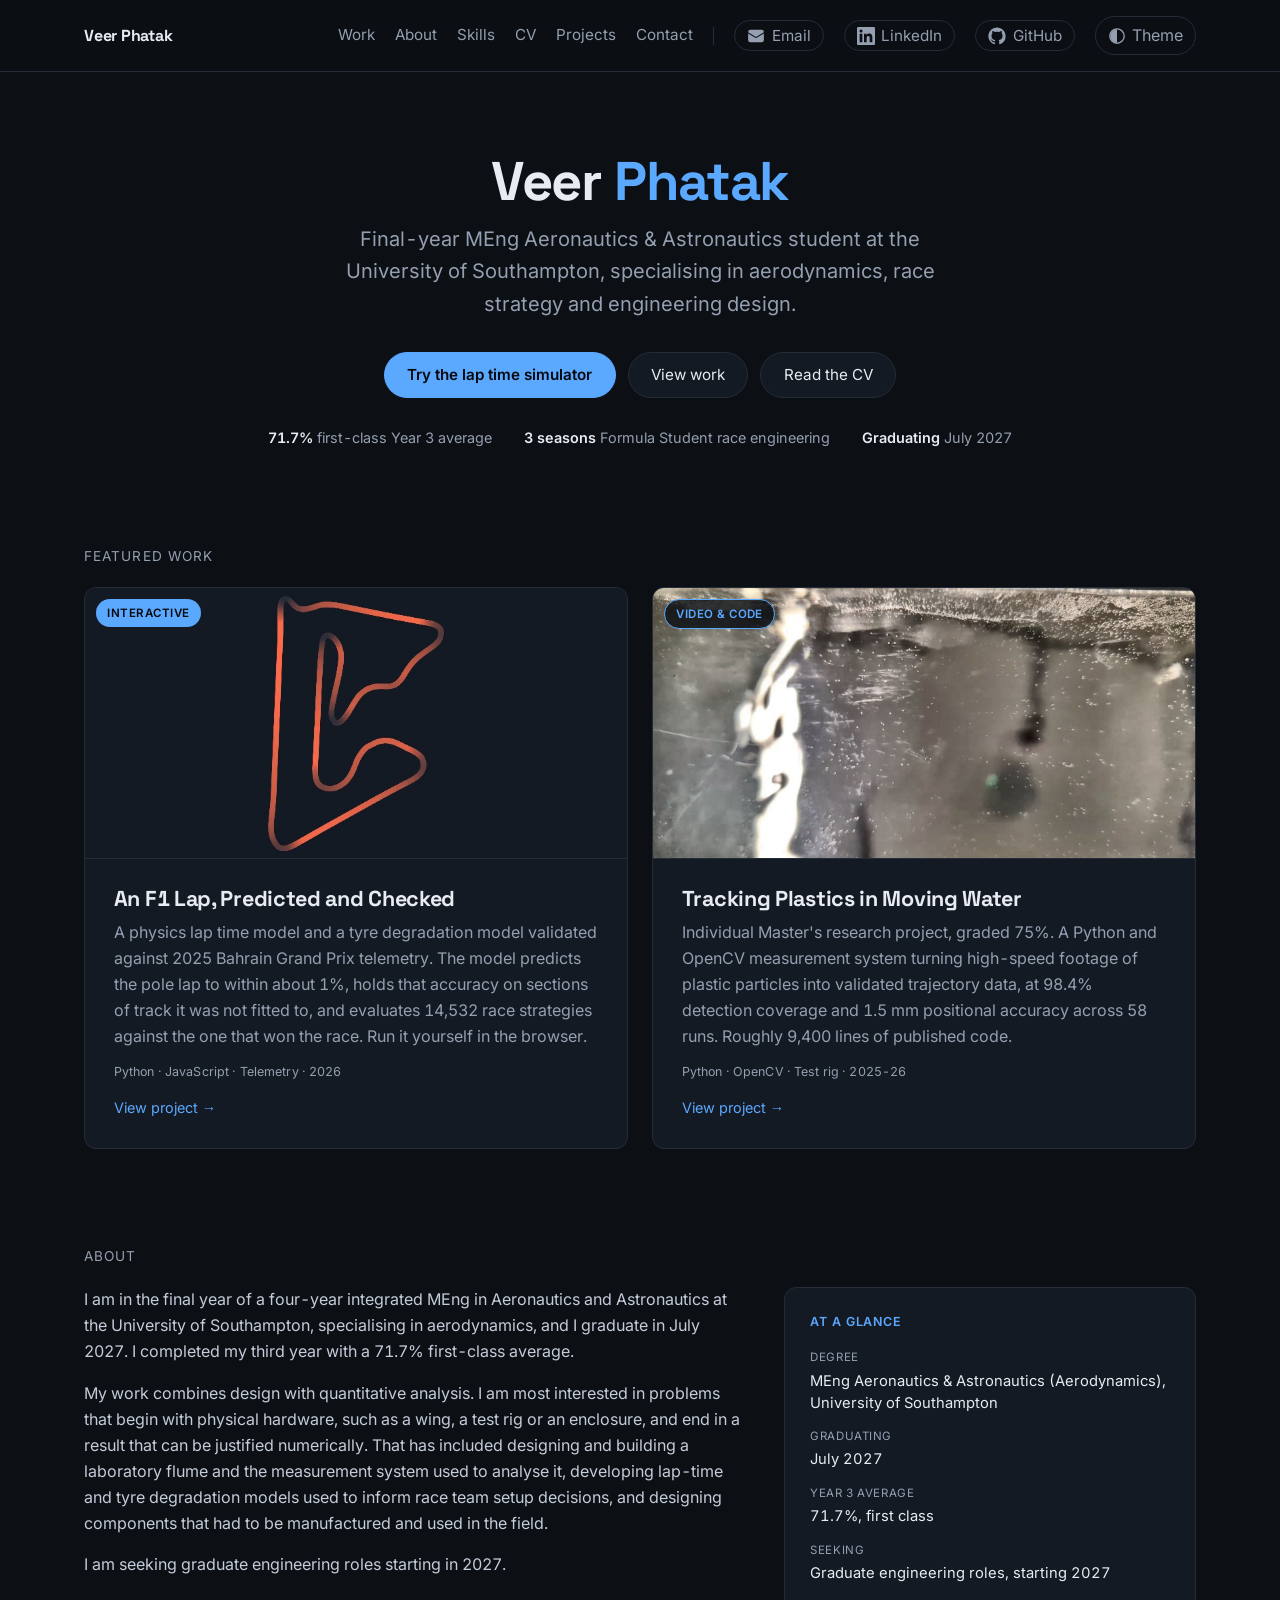
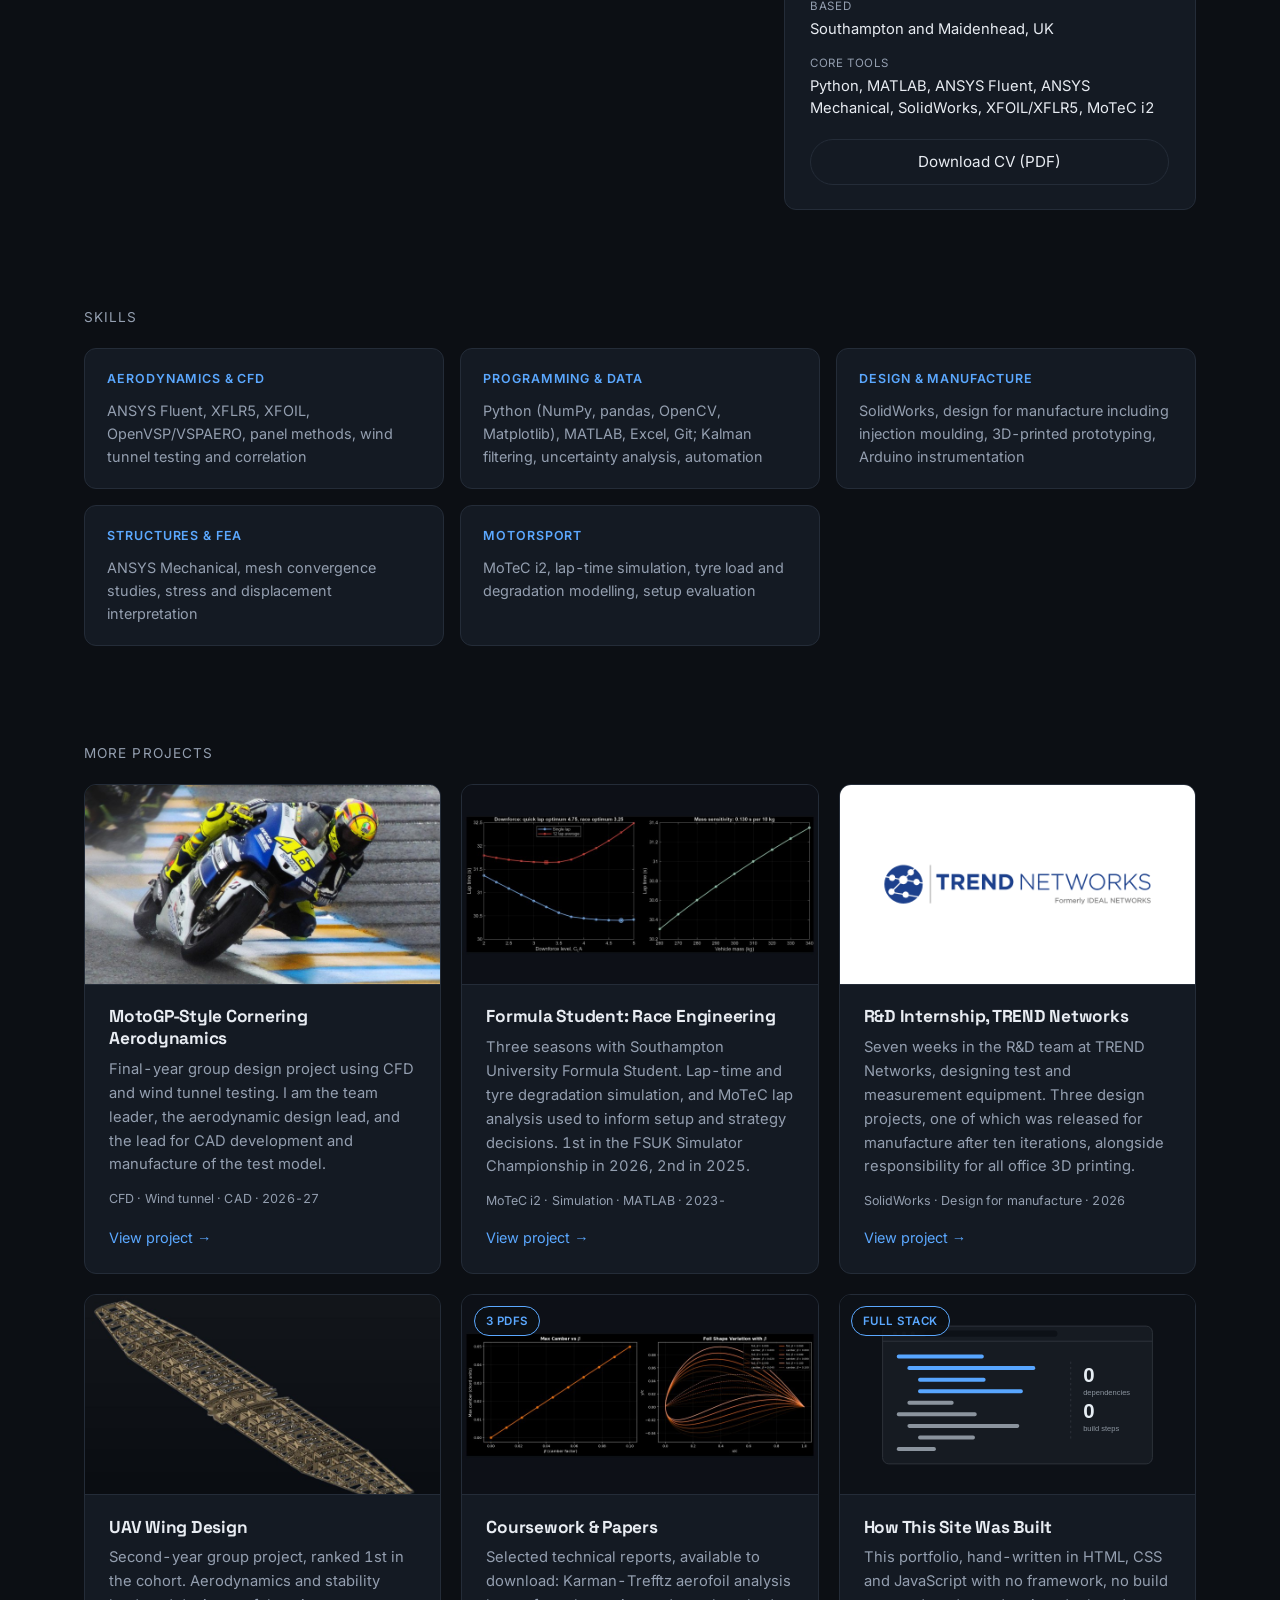
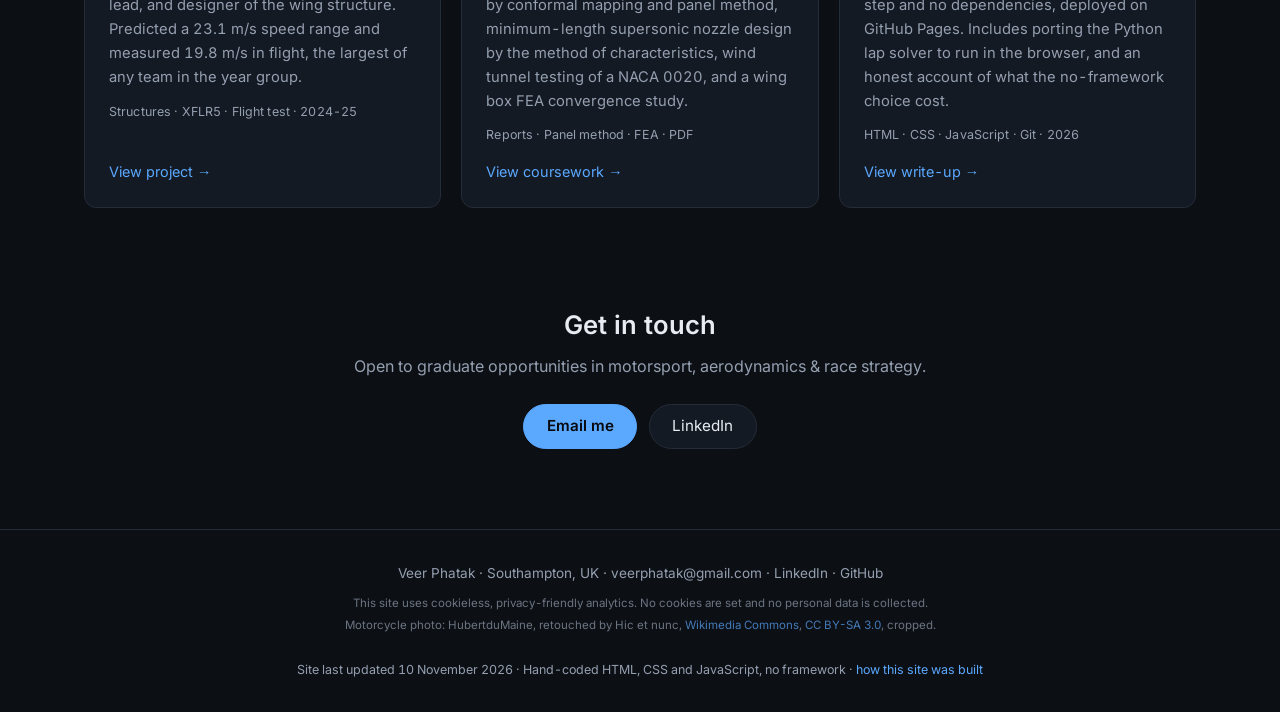
<file: index.html>
<!DOCTYPE html>
<html lang="en">
<head>
  <meta charset="UTF-8">
  <meta name="viewport" content="width=device-width, initial-scale=1.0">
  <meta name="description" content="Veer Phatak, final-year MEng Aeronautics and Astronautics student at the University of Southampton. Engineering projects in aerodynamics, race strategy and design.">
  <title>Veer Phatak | Engineering Portfolio</title>
  <link rel="icon" href="favicon.svg" type="image/svg+xml">
  <link rel="canonical" href="https://veerphatak.github.io/">
  <meta property="og:type" content="website">
  <meta property="og:site_name" content="Veer Phatak">
  <meta property="og:title" content="Veer Phatak | Engineering Portfolio">
  <meta property="og:description" content="Engineering portfolio of Veer Phatak. Aerodynamics, race strategy and design projects, with interactive lap time and race strategy models you can run in the browser.">
  <meta property="og:url" content="https://veerphatak.github.io/">
  <meta property="og:image" content="https://veerphatak.github.io/media/og-image.png">
  <meta property="og:image:width" content="1200">
  <meta property="og:image:height" content="630">
  <meta name="twitter:card" content="summary_large_image">
  <meta name="twitter:title" content="Veer Phatak | Engineering Portfolio">
  <meta name="twitter:description" content="Engineering portfolio of Veer Phatak. Aerodynamics, race strategy and design projects, with interactive lap time and race strategy models you can run in the browser.">
  <meta name="twitter:image" content="https://veerphatak.github.io/media/og-image.png">
  <link rel="preload" href="fonts/spacegrotesk-700.woff2" as="font" type="font/woff2" crossorigin>
  <link rel="preload" href="fonts/inter-400.woff2" as="font" type="font/woff2" crossorigin>
  <script src="assets/theme.js"></script>
  <link rel="stylesheet" href="style.css">
  <script type="application/ld+json">
  {
    "@context": "https://schema.org",
    "@type": "Person",
    "name": "Veer Phatak",
    "url": "https://veerphatak.github.io/",
    "email": "mailto:veerphatak@gmail.com",
    "jobTitle": "MEng Aeronautics and Astronautics Student",
    "description": "Final-year MEng Aeronautics and Astronautics student specialising in aerodynamics, seeking graduate engineering roles starting in 2027.",
    "alumniOf": {
      "@type": "CollegeOrUniversity",
      "name": "University of Southampton",
      "url": "https://www.southampton.ac.uk/"
    },
    "address": { "@type": "PostalAddress", "addressCountry": "GB", "addressRegion": "England" },
    "sameAs": ["https://www.linkedin.com/in/veer-phatak-683665238"],
    "knowsAbout": [
      "Aerodynamics", "Computational Fluid Dynamics", "Wind tunnel testing",
      "Race strategy", "Lap time simulation", "Structural analysis",
      "Finite element analysis", "CAD", "Python", "MATLAB",
      "JavaScript", "HTML", "CSS", "Git", "Monte Carlo simulation"
    ],
    "seeks": {
      "@type": "Demand",
      "name": "Graduate engineering roles starting in 2027"
    }
  }
  </script>
  <script data-goatcounter="https://veerphatak.goatcounter.com/count"
          async src="//gc.zgo.at/count.js"></script>
</head>
<body>
  <a class="skip-link" href="#work">Skip to content</a>
  <nav class="nav">
    <div class="nav-inner">
      <a href="index.html" class="brand">Veer Phatak</a>
      <div class="nav-links">
        <a href="#work">Work</a>
        <a href="#about">About</a>
        <a href="#skills">Skills</a>
        <a href="cv.html">CV</a>
        <a href="#projects">Projects</a>
        <a href="#contact">Contact</a>
        <span class="nav-divider" aria-hidden="true"></span>
        <a class="nav-icon" href="mailto:veerphatak@gmail.com" aria-label="Email Veer Phatak" title="veerphatak@gmail.com">
          <svg viewBox="0 0 24 24" width="18" height="18" fill="currentColor" aria-hidden="true" focusable="false"><path d="M1.5 8.67v8.58a3 3 0 0 0 3 3h15a3 3 0 0 0 3-3V8.67l-8.928 5.493a3 3 0 0 1-3.144 0L1.5 8.67Z"/><path d="M22.5 6.908V6.75a3 3 0 0 0-3-3h-15a3 3 0 0 0-3 3v.158l9.714 5.978a1.5 1.5 0 0 0 1.572 0L22.5 6.908Z"/></svg>
          <span class="nav-icon-label">Email</span>
        </a>
        <a class="nav-icon" href="https://www.linkedin.com/in/veer-phatak-683665238" target="_blank" rel="noopener" aria-label="Veer Phatak on LinkedIn" title="LinkedIn">
          <svg viewBox="0 0 24 24" width="18" height="18" fill="currentColor" aria-hidden="true" focusable="false"><path d="M20.447 20.452h-3.554v-5.569c0-1.328-.027-3.037-1.852-3.037-1.853 0-2.136 1.445-2.136 2.939v5.667H9.351V9h3.414v1.561h.046c.477-.9 1.637-1.85 3.37-1.85 3.601 0 4.267 2.37 4.267 5.455v6.286ZM5.337 7.433a2.062 2.062 0 1 1 0-4.125 2.062 2.062 0 0 1 0 4.125Zm1.782 13.019H3.555V9h3.564v11.452ZM22.225 0H1.771C.792 0 0 .774 0 1.729v20.542C0 23.227.792 24 1.771 24h20.451C23.2 24 24 23.227 24 22.271V1.729C24 .774 23.2 0 22.222 0h.003Z"/></svg>
          <span class="nav-icon-label">LinkedIn</span>
        </a>
        <a class="nav-icon" href="https://github.com/veerphatak" target="_blank" rel="noopener" aria-label="Veer Phatak on GitHub" title="GitHub">
          <svg viewBox="0 0 24 24" width="18" height="18" fill="currentColor" aria-hidden="true" focusable="false"><path d="M12 .5C5.65.5.5 5.65.5 12c0 5.08 3.29 9.39 7.86 10.91.58.1.79-.25.79-.56v-2c-3.2.7-3.87-1.36-3.87-1.36-.52-1.33-1.28-1.68-1.28-1.68-1.04-.71.08-.7.08-.7 1.15.08 1.76 1.19 1.76 1.19 1.03 1.76 2.69 1.25 3.35.96.1-.75.4-1.25.73-1.54-2.55-.29-5.24-1.28-5.24-5.69 0-1.26.45-2.29 1.19-3.09-.12-.29-.52-1.46.11-3.05 0 0 .97-.31 3.18 1.18a11 11 0 0 1 5.78 0c2.2-1.49 3.17-1.18 3.17-1.18.63 1.59.23 2.76.11 3.05.74.8 1.19 1.83 1.19 3.09 0 4.42-2.69 5.39-5.26 5.68.41.36.78 1.06.78 2.14v3.17c0 .31.21.67.8.56A11.51 11.51 0 0 0 23.5 12C23.5 5.65 18.35.5 12 .5Z"/></svg>
          <span class="nav-icon-label">GitHub</span>
        </a>
        <button class="nav-icon theme-toggle" type="button" aria-label="Switch between the dark and light theme" aria-pressed="false" title="Switch to the light theme">
          <svg viewBox="0 0 24 24" width="18" height="18" fill="currentColor" aria-hidden="true" focusable="false"><path d="M12 3a9 9 0 1 0 0 18V3Z"/><path d="M12 1.5a10.5 10.5 0 1 0 0 21 10.5 10.5 0 0 0 0-21Zm0 1.8a8.7 8.7 0 1 1 0 17.4 8.7 8.7 0 0 1 0-17.4Z"/></svg>
          <span class="nav-icon-label">Theme</span>
        </button>

      </div>
    </div>
  </nav>

  <header class="hero">
    <h1>Veer <span class="accent">Phatak</span></h1>
    <p class="tagline">Final-year MEng Aeronautics &amp; Astronautics student at the University of Southampton, specialising in aerodynamics, race strategy and engineering design.</p>
    <div class="hero-actions">
      <a class="btn primary" href="f1-model.html">Try the lap time simulator</a>
      <a class="btn" href="#work">View work</a>
      <a class="btn" href="cv.html">Read the CV</a>
    </div>
    <div class="facts">
      <span><b>71.7%</b> first-class Year 3 average</span>
      <span><b>3 seasons</b> Formula Student race engineering</span>
      <span><b>Graduating</b> July 2027</span>
    </div>
  </header>

  <main id="work">
  <section class="wrap wide">
    <p class="section-title">Featured work</p>
    <div class="cards featured">

      <a class="card" href="f1-model.html">
        <div class="card-media">
          <span class="badge">Interactive</span><img src="media/thumbs/f1-model.jpg" alt="The Bahrain circuit drawn from position telemetry and coloured by measured speed" width="800" height="450"></div>
        <div class="card-body">
          <h3>An F1 Lap, Predicted and Checked</h3>
          <p>A physics lap time model and a tyre degradation model validated against 2025 Bahrain Grand Prix telemetry. The model predicts the pole lap to within about 1%, holds that accuracy on sections of track it was not fitted to, and evaluates 14,532 race strategies against the one that won the race. Run it yourself in the browser.</p>
          <p class="card-tags">Python · JavaScript · Telemetry · 2026</p>
          <span class="arrow">View project →</span>
        </div>
      </a>

      <a class="card" href="flume.html">
        <div class="card-media">
          <span class="badge ghost">Video &amp; code</span><img src="media/thumbs/flume.jpg" alt="Water flowing through the laboratory flume, with a green marker sphere mid-channel and bubbles entrained below the surface" width="800" height="450"></div>
        <div class="card-body">
          <h3>Tracking Plastics in Moving Water</h3>
          <p>Individual Master's research project, graded 75%. A Python and OpenCV measurement system turning high-speed footage of plastic particles into validated trajectory data, at 98.4% detection coverage and 1.5 mm positional accuracy across 58 runs. Roughly 9,400 lines of published code.</p>
          <p class="card-tags">Python &middot; OpenCV &middot; Test rig &middot; 2025-26</p>
          <span class="arrow">View project &rarr;</span>
        </div>
      </a>

    </div>
  </section>

  <section class="wrap wide" id="about">
    <p class="section-title">About</p>
    <div class="about-grid">
      <div class="about-block">
        <p>I am in the final year of a four-year integrated MEng in Aeronautics and Astronautics at the University of Southampton, specialising in aerodynamics, and I graduate in July 2027. I completed my third year with a 71.7% first-class average.</p>
        <p>My work combines design with quantitative analysis. I am most interested in problems that begin with physical hardware, such as a wing, a test rig or an enclosure, and end in a result that can be justified numerically. That has included designing and building a laboratory flume and the measurement system used to analyse it, developing lap-time and tyre degradation models used to inform race team setup decisions, and designing components that had to be manufactured and used in the field.</p>
        <p>I am seeking graduate engineering roles starting in 2027.</p>
      </div>
      <aside class="glance">
        <h3>At a glance</h3>
        <dl>
          <dt>Degree</dt><dd>MEng Aeronautics &amp; Astronautics (Aerodynamics), University of Southampton</dd>
          <dt>Graduating</dt><dd>July 2027</dd>
          <dt>Year 3 average</dt><dd>71.7%, first class</dd>
          <dt>Seeking</dt><dd>Graduate engineering roles, starting 2027</dd>
          <dt>Based</dt><dd>Southampton and Maidenhead, UK</dd>
          <dt>Core tools</dt><dd>Python, MATLAB, ANSYS Fluent, ANSYS Mechanical, SolidWorks, XFOIL/XFLR5, MoTeC i2</dd>
        </dl>
        <a class="btn" href="docs/Veer%20Phatak%20CV.pdf" target="_blank" rel="noopener">Download CV (PDF)</a>
      </aside>
    </div>
  </section>

  <section class="wrap wide" id="skills">
    <p class="section-title">Skills</p>
    <div class="skills-grid">
      <div class="skill-group">
        <h3>Aerodynamics &amp; CFD</h3>
        <p>ANSYS Fluent, XFLR5, XFOIL, OpenVSP/VSPAERO, panel methods, wind tunnel testing and correlation</p>
      </div>
      <div class="skill-group">
        <h3>Programming &amp; data</h3>
        <p>Python (NumPy, pandas, OpenCV, Matplotlib), MATLAB, Excel, Git; Kalman filtering, uncertainty analysis, automation</p>
      </div>
      <div class="skill-group">
        <h3>Design &amp; manufacture</h3>
        <p>SolidWorks, design for manufacture including injection moulding, 3D-printed prototyping, Arduino instrumentation</p>
      </div>
      <div class="skill-group">
        <h3>Structures &amp; FEA</h3>
        <p>ANSYS Mechanical, mesh convergence studies, stress and displacement interpretation</p>
      </div>
      <div class="skill-group">
        <h3>Motorsport</h3>
        <p>MoTeC i2, lap-time simulation, tyre load and degradation modelling, setup evaluation</p>
      </div>
    </div>
  </section>

  <section class="wrap wide" id="projects">
    <p class="section-title">More projects</p>
    <div class="cards">

      <a class="card" href="motogp.html">
        <div class="card-media"><img src="media/thumbs/motogp.jpg" alt="A MotoGP motorcycle at full lean through a corner" loading="lazy" width="800" height="450"></div>
        <div class="card-body">
          <h3>MotoGP-Style Cornering Aerodynamics</h3>
          <p>Final-year group design project using CFD and wind tunnel testing. I am the team leader, the aerodynamic design lead, and the lead for CAD development and manufacture of the test model.</p>
          <p class="card-tags">CFD · Wind tunnel · CAD · 2026-27</p>
          <span class="arrow">View project →</span>
        </div>
      </a>

      <a class="card" href="formula-student.html">
        <div class="card-media"><img src="media/thumbs/formula-student.jpg" alt="Lap time sensitivity to downforce and vehicle mass" loading="lazy" width="800" height="450"></div>
        <div class="card-body">
          <h3>Formula Student: Race Engineering</h3>
          <p>Three seasons with Southampton University Formula Student. Lap-time and tyre degradation simulation, and MoTeC lap analysis used to inform setup and strategy decisions. 1st in the FSUK Simulator Championship in 2026, 2nd in 2025.</p>
          <p class="card-tags">MoTeC i2 · Simulation · MATLAB · 2023-</p>
          <span class="arrow">View project →</span>
        </div>
      </a>

      <a class="card" href="internship.html">
        <div class="card-media"><img src="media/thumbs/internship.png" alt="TREND Networks logo" loading="lazy" width="800" height="450"></div>
        <div class="card-body">
          <h3>R&amp;D Internship, TREND Networks</h3>
          <p>Seven weeks in the R&amp;D team at TREND Networks, designing test and measurement equipment. Three design projects, one of which was released for manufacture after ten iterations, alongside responsibility for all office 3D printing.</p>
          <p class="card-tags">SolidWorks · Design for manufacture · 2026</p>
          <span class="arrow">View project →</span>
        </div>
      </a>

      <a class="card" href="uav.html">
        <div class="card-media"><img src="media/thumbs/uav.jpg" alt="CAD model of the UAV wing assembly, showing the box spar, geodesic cap cutouts and truss ribs" loading="lazy" width="800" height="450"></div>
        <div class="card-body">
          <h3>UAV Wing Design</h3>
          <p>Second-year group project, ranked 1st in the cohort. Aerodynamics and stability lead, and designer of the wing structure. Predicted a 23.1 m/s speed range and measured 19.8 m/s in flight, the largest of any team in the year group.</p>
          <p class="card-tags">Structures · XFLR5 · Flight test · 2024-25</p>
          <span class="arrow">View project →</span>
        </div>
      </a>

      <a class="card" href="coursework.html">
        <div class="card-media">
          <span class="badge ghost">3 PDFs</span><img src="media/thumbs/coursework.jpg" alt="Karman-Trefftz aerofoil shape variation with camber" loading="lazy" width="800" height="450"></div>
        <div class="card-body">
          <h3>Coursework &amp; Papers</h3>
          <p>Selected technical reports, available to download: Karman-Trefftz aerofoil analysis by conformal mapping and panel method, minimum-length supersonic nozzle design by the method of characteristics, wind tunnel testing of a NACA 0020, and a wing box FEA convergence study.</p>
          <p class="card-tags">Reports · Panel method · FEA · PDF</p>
          <span class="arrow">View coursework →</span>
        </div>
      </a>

      <a class="card" href="about-this-site.html">
        <div class="card-media">
          <span class="badge ghost">Full stack</span><img src="media/thumbs/about-this-site.svg" alt="A browser window containing a few lines of hand-written markup, with nothing in the dependency column beside it" loading="lazy" width="800" height="450"></div>
        <div class="card-body">
          <h3>How This Site Was Built</h3>
          <p>This portfolio, hand-written in HTML, CSS and JavaScript with no framework, no build step and no dependencies, deployed on GitHub Pages. Includes porting the Python lap solver to run in the browser, and an honest account of what the no-framework choice cost.</p>
          <p class="card-tags">HTML &middot; CSS &middot; JavaScript &middot; Git &middot; 2026</p>
          <span class="arrow">View write-up &rarr;</span>
        </div>
      </a>

    </div>
  </section>
  </main>

  <section class="contact" id="contact">
    <h2>Get in touch</h2>
    <p>Open to graduate opportunities in motorsport, aerodynamics &amp; race strategy.</p>
    <div class="contact-links">
      <a class="btn primary" href="mailto:veerphatak@gmail.com">Email me</a>
      <a class="btn" href="https://www.linkedin.com/in/veer-phatak-683665238" target="_blank" rel="noopener">LinkedIn</a>
    </div>
  </section>

  <footer>
    <div class="footer-inner">Veer Phatak · Southampton, UK · <a href="mailto:veerphatak@gmail.com">veerphatak@gmail.com</a> · <a href="https://www.linkedin.com/in/veer-phatak-683665238" target="_blank" rel="noopener">LinkedIn</a> · <a href="https://github.com/veerphatak" target="_blank" rel="noopener">GitHub</a></div>
    <div class="footer-note">This site uses cookieless, privacy-friendly analytics. No cookies are set and no personal data is collected.</div>
    <div class="footer-note">Motorcycle photo: HubertduMaine, retouched by Hic et nunc, <a href="https://commons.wikimedia.org/wiki/File:Valentino_Rossi_(2013_-_Le_Mans_-_MotoGP).jpg" target="_blank" rel="noopener">Wikimedia Commons</a>, <a href="https://creativecommons.org/licenses/by-sa/3.0/deed.en" target="_blank" rel="noopener">CC BY-SA 3.0</a>, cropped.</div>
    <div class="footer-updated">Site last updated 10 November 2026 &middot; Hand-coded HTML, CSS and JavaScript, no framework &middot; <a href="about-this-site.html">how this site was built</a></div>
  </footer>
</body>
</html>
</file>
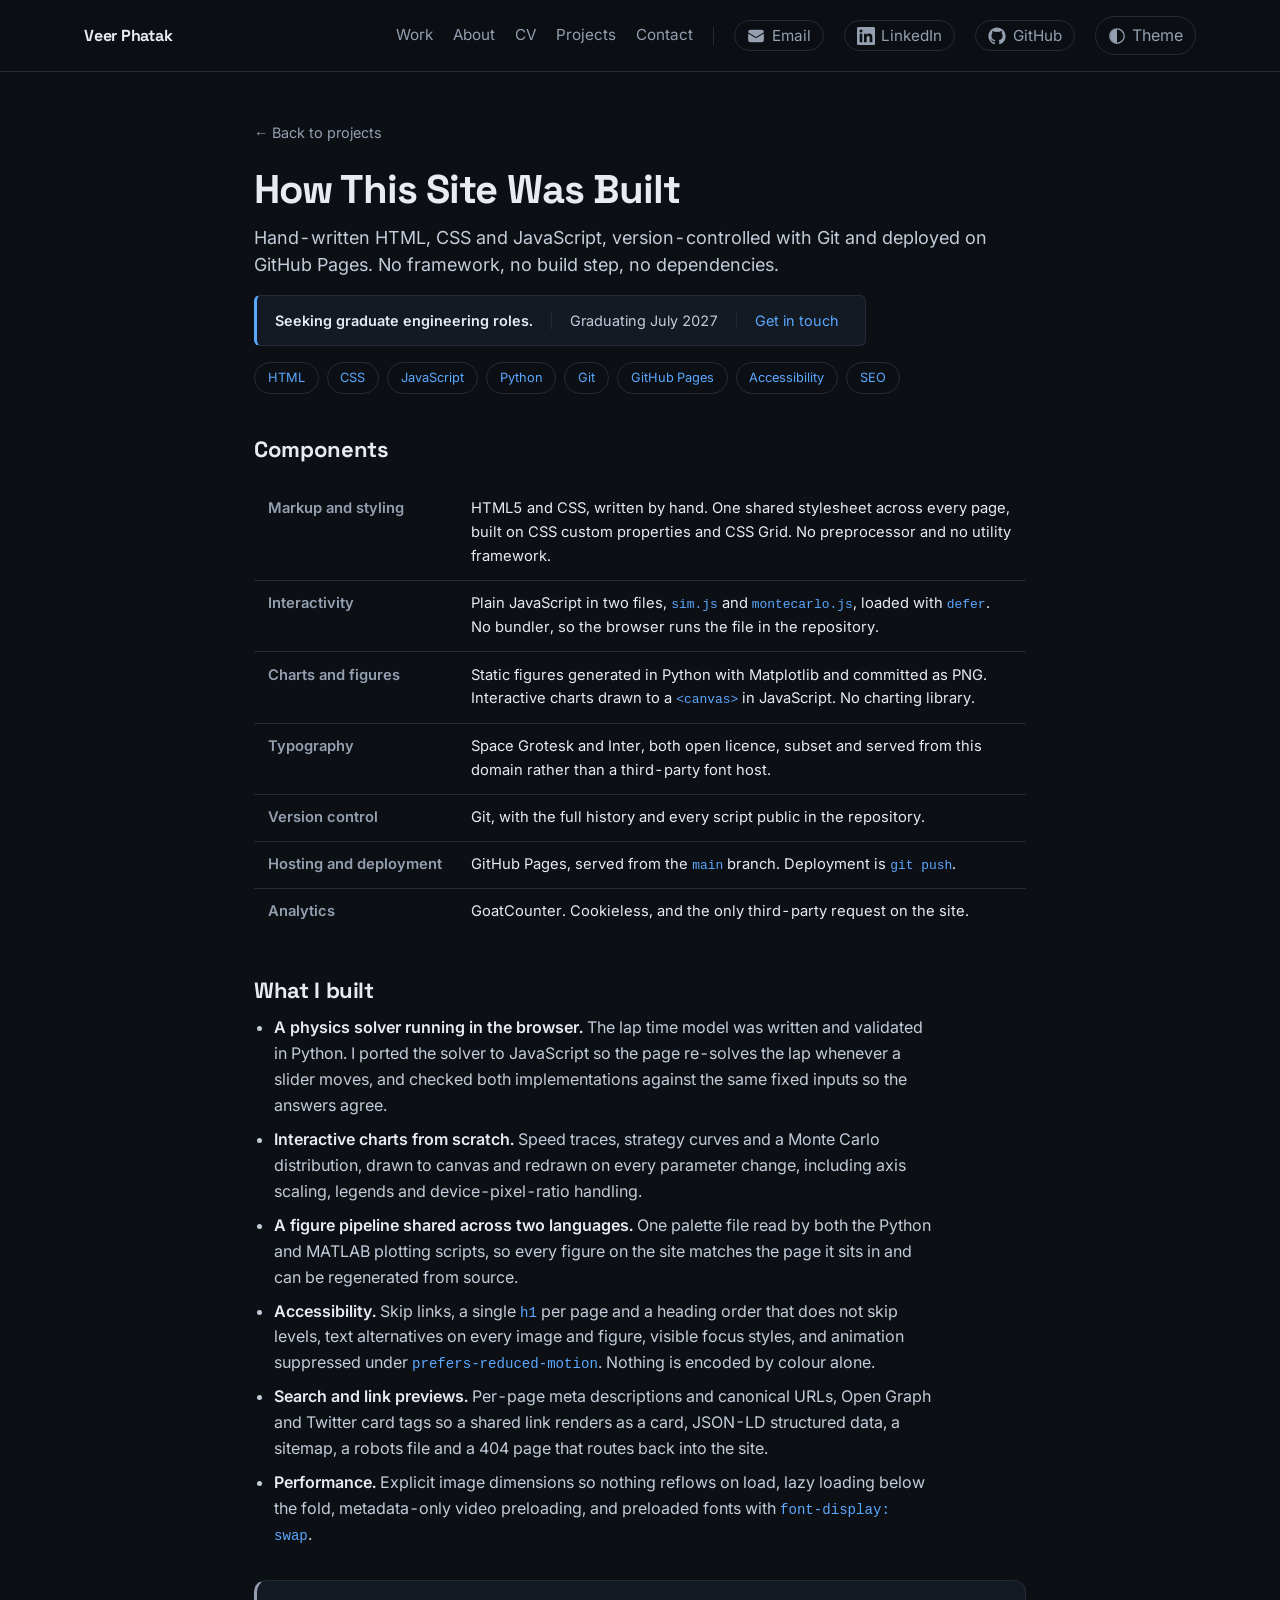
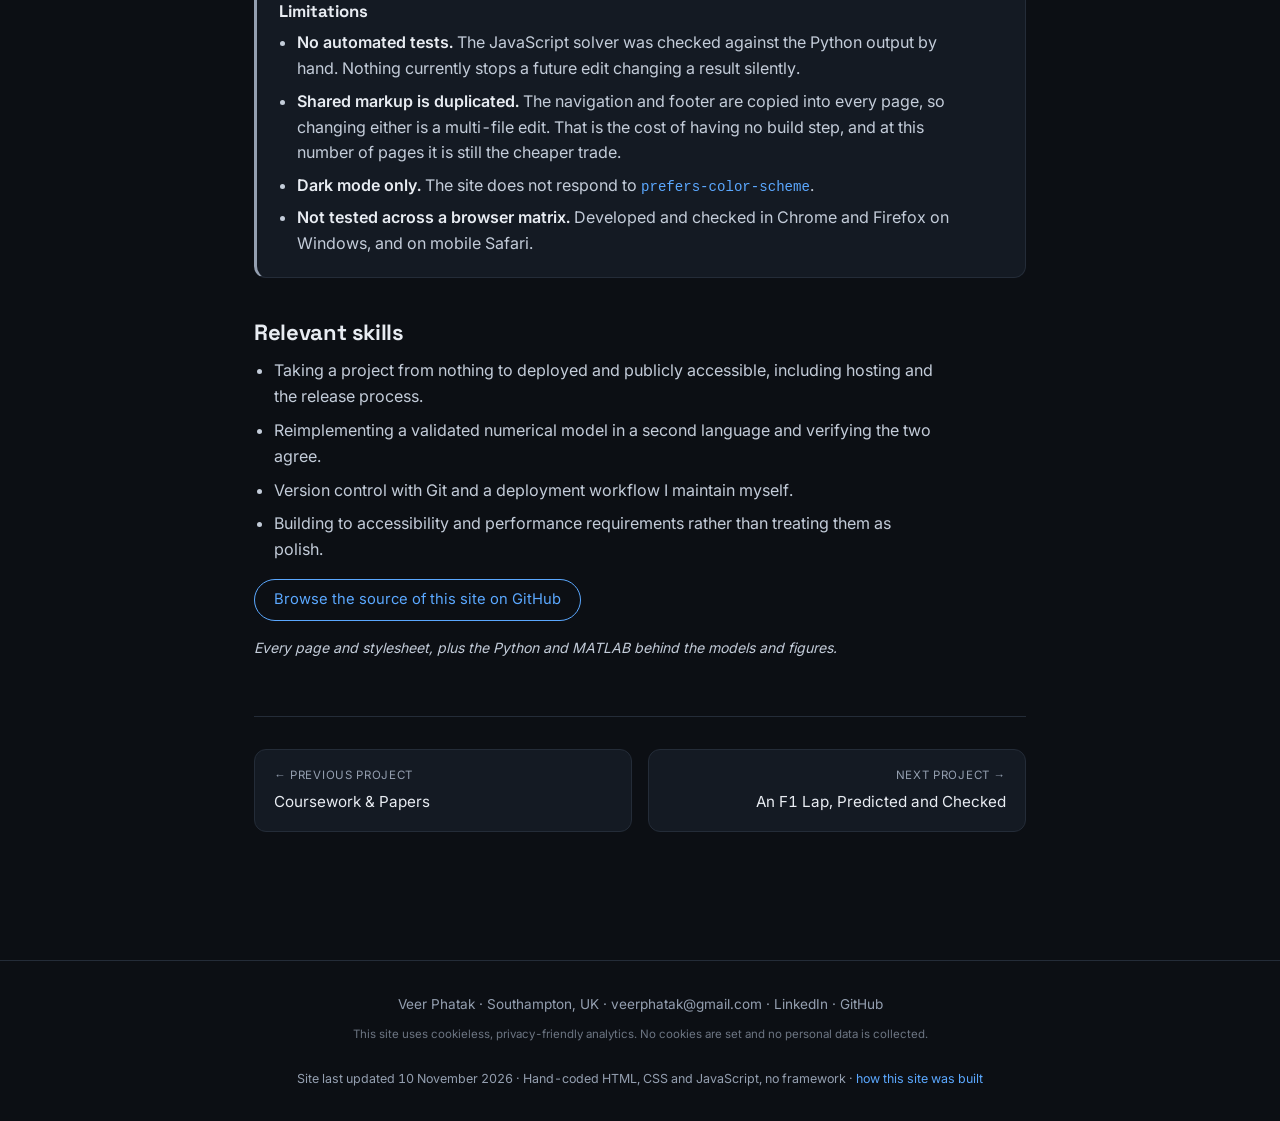
<file: about-this-site.html>
<!DOCTYPE html>
<html lang="en">
<head>
  <meta charset="UTF-8">
  <meta name="viewport" content="width=device-width, initial-scale=1.0">
  <meta name="description" content="How this portfolio was built: hand-written HTML, CSS and JavaScript, no framework, no build step, no dependencies, deployed on GitHub Pages.">
  <title>How This Site Was Built | Veer Phatak</title>
  <link rel="icon" href="favicon.svg" type="image/svg+xml">
  <link rel="canonical" href="https://veerphatak.github.io/about-this-site.html">
  <meta property="og:type" content="website">
  <meta property="og:site_name" content="Veer Phatak">
  <meta property="og:title" content="How This Site Was Built | Veer Phatak">
  <meta property="og:description" content="Hand-written HTML, CSS and JavaScript. No framework, no build step, no dependencies. Including the part where a Python solver was ported to run in the browser.">
  <meta property="og:url" content="https://veerphatak.github.io/about-this-site.html">
  <meta property="og:image" content="https://veerphatak.github.io/media/og-image.png">
  <meta property="og:image:width" content="1200">
  <meta property="og:image:height" content="630">
  <meta name="twitter:card" content="summary_large_image">
  <meta name="twitter:title" content="How This Site Was Built | Veer Phatak">
  <meta name="twitter:description" content="Hand-written HTML, CSS and JavaScript. No framework, no build step, no dependencies.">
  <meta name="twitter:image" content="https://veerphatak.github.io/media/og-image.png">
  <link rel="preload" href="fonts/spacegrotesk-700.woff2" as="font" type="font/woff2" crossorigin>
  <link rel="preload" href="fonts/inter-400.woff2" as="font" type="font/woff2" crossorigin>
  <script src="assets/theme.js"></script>
  <link rel="stylesheet" href="style.css">
  <script data-goatcounter="https://veerphatak.goatcounter.com/count"
          async src="//gc.zgo.at/count.js"></script>
</head>
<body>
  <a class="skip-link" href="#main">Skip to content</a>
  <nav class="nav">
    <div class="nav-inner">
      <a href="index.html" class="brand">Veer Phatak</a>
      <div class="nav-links">
        <a href="index.html#work">Work</a>
        <a href="index.html#about">About</a>
        <a href="cv.html">CV</a>
        <a href="index.html#projects">Projects</a>
        <a href="index.html#contact">Contact</a>
        <span class="nav-divider" aria-hidden="true"></span>
        <a class="nav-icon" href="mailto:veerphatak@gmail.com" aria-label="Email Veer Phatak" title="veerphatak@gmail.com">
          <svg viewBox="0 0 24 24" width="18" height="18" fill="currentColor" aria-hidden="true" focusable="false"><path d="M1.5 8.67v8.58a3 3 0 0 0 3 3h15a3 3 0 0 0 3-3V8.67l-8.928 5.493a3 3 0 0 1-3.144 0L1.5 8.67Z"/><path d="M22.5 6.908V6.75a3 3 0 0 0-3-3h-15a3 3 0 0 0-3 3v.158l9.714 5.978a1.5 1.5 0 0 0 1.572 0L22.5 6.908Z"/></svg>
          <span class="nav-icon-label">Email</span>
        </a>
        <a class="nav-icon" href="https://www.linkedin.com/in/veer-phatak-683665238" target="_blank" rel="noopener" aria-label="Veer Phatak on LinkedIn" title="LinkedIn">
          <svg viewBox="0 0 24 24" width="18" height="18" fill="currentColor" aria-hidden="true" focusable="false"><path d="M20.447 20.452h-3.554v-5.569c0-1.328-.027-3.037-1.852-3.037-1.853 0-2.136 1.445-2.136 2.939v5.667H9.351V9h3.414v1.561h.046c.477-.9 1.637-1.85 3.37-1.85 3.601 0 4.267 2.37 4.267 5.455v6.286ZM5.337 7.433a2.062 2.062 0 1 1 0-4.125 2.062 2.062 0 0 1 0 4.125Zm1.782 13.019H3.555V9h3.564v11.452ZM22.225 0H1.771C.792 0 0 .774 0 1.729v20.542C0 23.227.792 24 1.771 24h20.451C23.2 24 24 23.227 24 22.271V1.729C24 .774 23.2 0 22.222 0h.003Z"/></svg>
          <span class="nav-icon-label">LinkedIn</span>
        </a>
        <a class="nav-icon" href="https://github.com/veerphatak" target="_blank" rel="noopener" aria-label="Veer Phatak on GitHub" title="GitHub">
          <svg viewBox="0 0 24 24" width="18" height="18" fill="currentColor" aria-hidden="true" focusable="false"><path d="M12 .5C5.65.5.5 5.65.5 12c0 5.08 3.29 9.39 7.86 10.91.58.1.79-.25.79-.56v-2c-3.2.7-3.87-1.36-3.87-1.36-.52-1.33-1.28-1.68-1.28-1.68-1.04-.71.08-.7.08-.7 1.15.08 1.76 1.19 1.76 1.19 1.03 1.76 2.69 1.25 3.35.96.1-.75.4-1.25.73-1.54-2.55-.29-5.24-1.28-5.24-5.69 0-1.26.45-2.29 1.19-3.09-.12-.29-.52-1.46.11-3.05 0 0 .97-.31 3.18 1.18a11 11 0 0 1 5.78 0c2.2-1.49 3.17-1.18 3.17-1.18.63 1.59.23 2.76.11 3.05.74.8 1.19 1.83 1.19 3.09 0 4.42-2.69 5.39-5.26 5.68.41.36.78 1.06.78 2.14v3.17c0 .31.21.67.8.56A11.51 11.51 0 0 0 23.5 12C23.5 5.65 18.35.5 12 .5Z"/></svg>
          <span class="nav-icon-label">GitHub</span>
        </a>
        <button class="nav-icon theme-toggle" type="button" aria-label="Switch between the dark and light theme" aria-pressed="false" title="Switch to the light theme">
          <svg viewBox="0 0 24 24" width="18" height="18" fill="currentColor" aria-hidden="true" focusable="false"><path d="M12 3a9 9 0 1 0 0 18V3Z"/><path d="M12 1.5a10.5 10.5 0 1 0 0 21 10.5 10.5 0 0 0 0-21Zm0 1.8a8.7 8.7 0 1 1 0 17.4 8.7 8.7 0 0 1 0-17.4Z"/></svg>
          <span class="nav-icon-label">Theme</span>
        </button>

      </div>
    </div>
  </nav>

  <article class="wrap project" id="main">
    <a href="index.html#projects" class="back">&larr; Back to projects</a>

    <h1 class="project-title">How This Site Was Built</h1>
    <p class="project-hook">Hand-written HTML, CSS and JavaScript, version-controlled with Git and deployed on GitHub Pages. No framework, no build step, no dependencies.</p>

    <p class="availability"><strong>Seeking graduate engineering roles.</strong> <span class="sep">|</span> Graduating July 2027 <span class="sep">|</span> <a href="mailto:veerphatak@gmail.com">Get in touch</a></p>

    <div class="meta">
      <span class="tag">HTML</span>
      <span class="tag">CSS</span>
      <span class="tag">JavaScript</span>
      <span class="tag">Python</span>
      <span class="tag">Git</span>
      <span class="tag">GitHub Pages</span>
      <span class="tag">Accessibility</span>
      <span class="tag">SEO</span>
    </div>

    <h2>Components</h2>
    <table class="spec">
      <tr><th>Markup and styling</th><td>HTML5 and CSS, written by hand. One shared stylesheet across every page, built on CSS custom properties and CSS Grid. No preprocessor and no utility framework.</td></tr>
      <tr><th>Interactivity</th><td>Plain JavaScript in two files, <code>sim.js</code> and <code>montecarlo.js</code>, loaded with <code>defer</code>. No bundler, so the browser runs the file in the repository.</td></tr>
      <tr><th>Charts and figures</th><td>Static figures generated in Python with Matplotlib and committed as PNG. Interactive charts drawn to a <code>&lt;canvas&gt;</code> in JavaScript. No charting library.</td></tr>
      <tr><th>Typography</th><td>Space Grotesk and Inter, both open licence, subset and served from this domain rather than a third-party font host.</td></tr>
      <tr><th>Version control</th><td>Git, with the full history and every script public in the repository.</td></tr>
      <tr><th>Hosting and deployment</th><td>GitHub Pages, served from the <code>main</code> branch. Deployment is <code>git push</code>.</td></tr>
      <tr><th>Analytics</th><td>GoatCounter. Cookieless, and the only third-party request on the site.</td></tr>
    </table>

    <h2>What I built</h2>
    <ul>
      <li><strong>A physics solver running in the browser.</strong> The lap time model was written and validated in Python. I ported the solver to JavaScript so the page re-solves the lap whenever a slider moves, and checked both implementations against the same fixed inputs so the answers agree.</li>
      <li><strong>Interactive charts from scratch.</strong> Speed traces, strategy curves and a Monte Carlo distribution, drawn to canvas and redrawn on every parameter change, including axis scaling, legends and device-pixel-ratio handling.</li>
      <li><strong>A figure pipeline shared across two languages.</strong> One palette file read by both the Python and MATLAB plotting scripts, so every figure on the site matches the page it sits in and can be regenerated from source.</li>
      <li><strong>Accessibility.</strong> Skip links, a single <code>h1</code> per page and a heading order that does not skip levels, text alternatives on every image and figure, visible focus styles, and animation suppressed under <code>prefers-reduced-motion</code>. Nothing is encoded by colour alone.</li>
      <li><strong>Search and link previews.</strong> Per-page meta descriptions and canonical URLs, Open Graph and Twitter card tags so a shared link renders as a card, JSON-LD structured data, a sitemap, a robots file and a 404 page that routes back into the site.</li>
      <li><strong>Performance.</strong> Explicit image dimensions so nothing reflows on load, lazy loading below the fold, metadata-only video preloading, and preloaded fonts with <code>font-display: swap</code>.</li>
    </ul>

    <div class="limits">
      <h2>Limitations</h2>
      <ul>
        <li><strong>No automated tests.</strong> The JavaScript solver was checked against the Python output by hand. Nothing currently stops a future edit changing a result silently.</li>
        <li><strong>Shared markup is duplicated.</strong> The navigation and footer are copied into every page, so changing either is a multi-file edit. That is the cost of having no build step, and at this number of pages it is still the cheaper trade.</li>
        <li><strong>Dark mode only.</strong> The site does not respond to <code>prefers-color-scheme</code>.</li>
        <li><strong>Not tested across a browser matrix.</strong> Developed and checked in Chrome and Firefox on Windows, and on mobile Safari.</li>
      </ul>
    </div>

    <h2>Relevant skills</h2>
    <ul>
      <li>Taking a project from nothing to deployed and publicly accessible, including hosting and the release process.</li>
      <li>Reimplementing a validated numerical model in a second language and verifying the two agree.</li>
      <li>Version control with Git and a deployment workflow I maintain myself.</li>
      <li>Building to accessibility and performance requirements rather than treating them as polish.</li>
    </ul>

    <p>
      <a class="dl" href="https://github.com/veerphatak/veerphatak.github.io" target="_blank" rel="noopener">Browse the source of this site on GitHub</a>
    </p>
    <p class="muted-note">Every page and stylesheet, plus the Python and MATLAB behind the models and figures.</p>

    <nav class="pagenav" aria-label="Project navigation">
      <a class="prev" href="coursework.html"><span class="dir">&larr; Previous project</span><span class="ttl">Coursework &amp; Papers</span></a>
      <a class="next" href="f1-model.html"><span class="dir">Next project &rarr;</span><span class="ttl">An F1 Lap, Predicted and Checked</span></a>
    </nav>

  </article>

  <footer>
    <div class="footer-inner">Veer Phatak · Southampton, UK · <a href="mailto:veerphatak@gmail.com">veerphatak@gmail.com</a> · <a href="https://www.linkedin.com/in/veer-phatak-683665238" target="_blank" rel="noopener">LinkedIn</a> · <a href="https://github.com/veerphatak" target="_blank" rel="noopener">GitHub</a></div>
    <div class="footer-note">This site uses cookieless, privacy-friendly analytics. No cookies are set and no personal data is collected.</div>
    <div class="footer-updated">Site last updated 10 November 2026 &middot; Hand-coded HTML, CSS and JavaScript, no framework &middot; <a href="about-this-site.html">how this site was built</a></div>
  </footer>
</body>
</html>
</file>
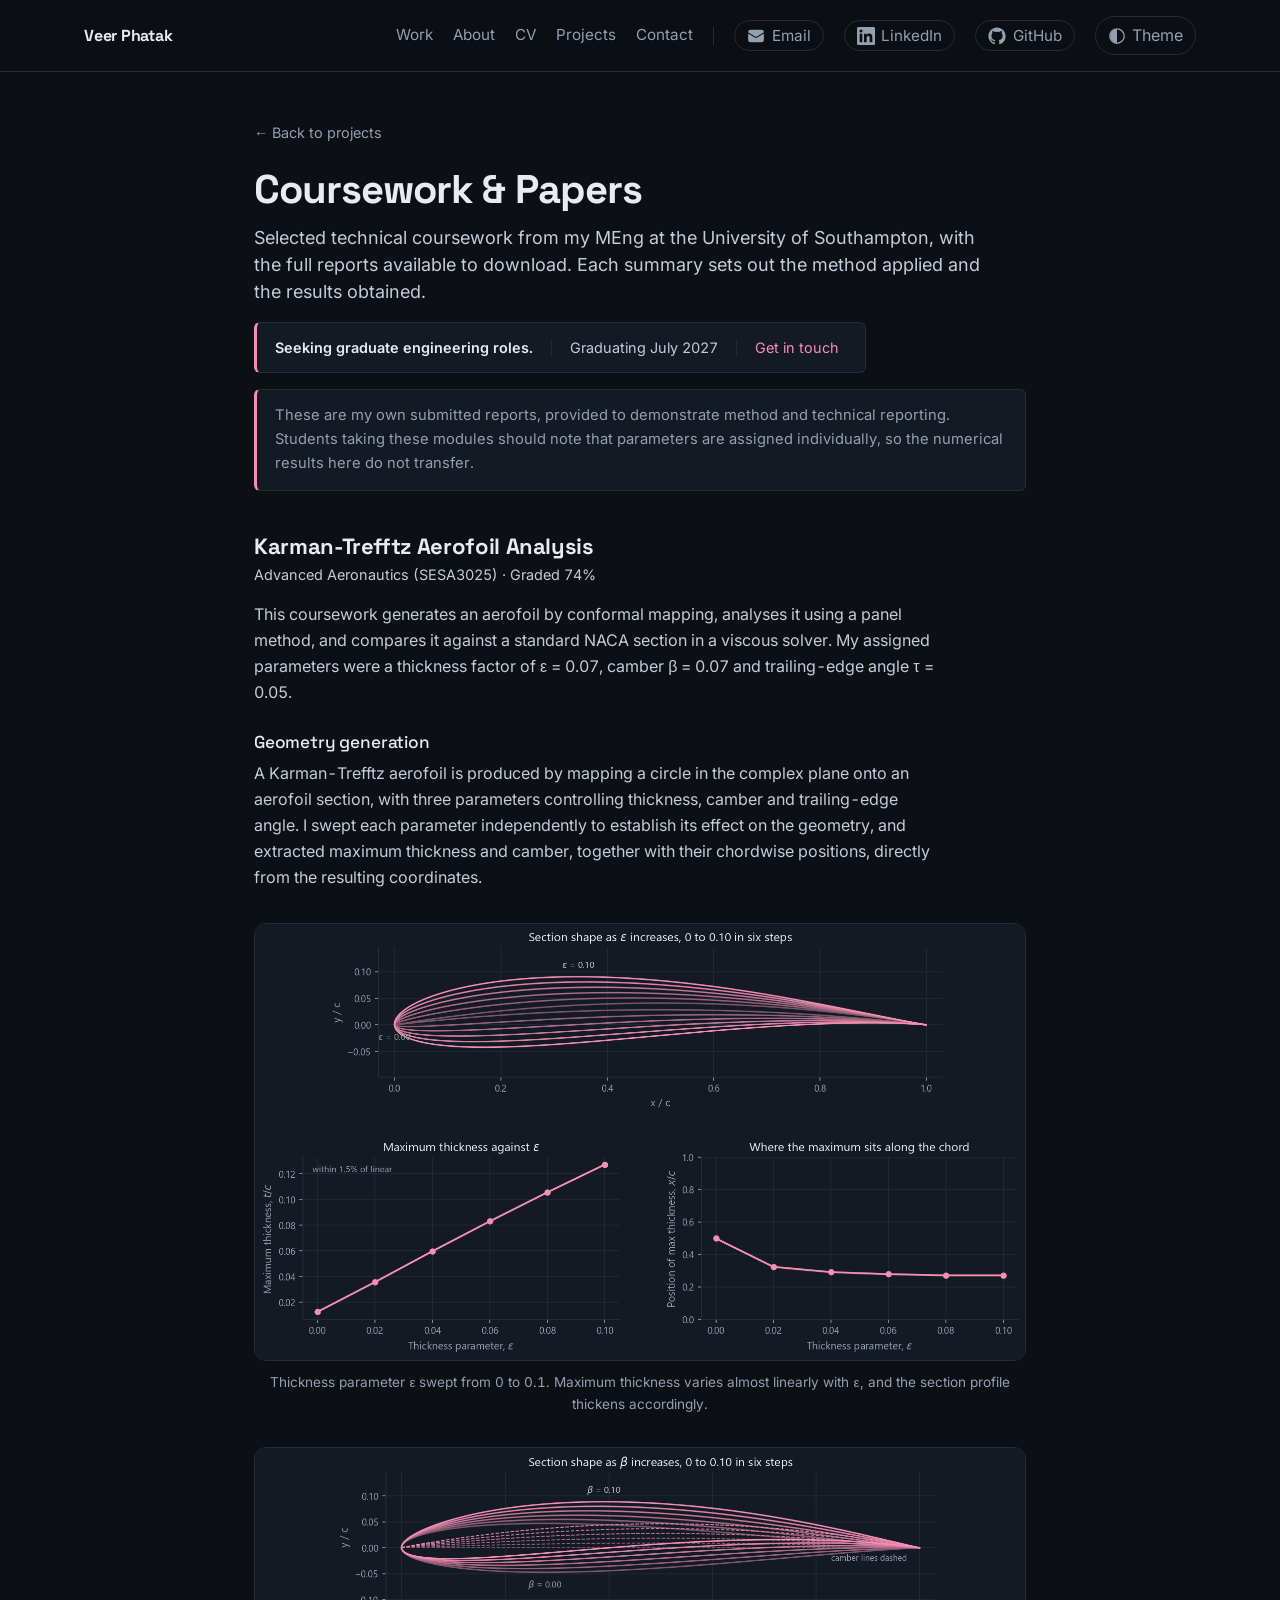
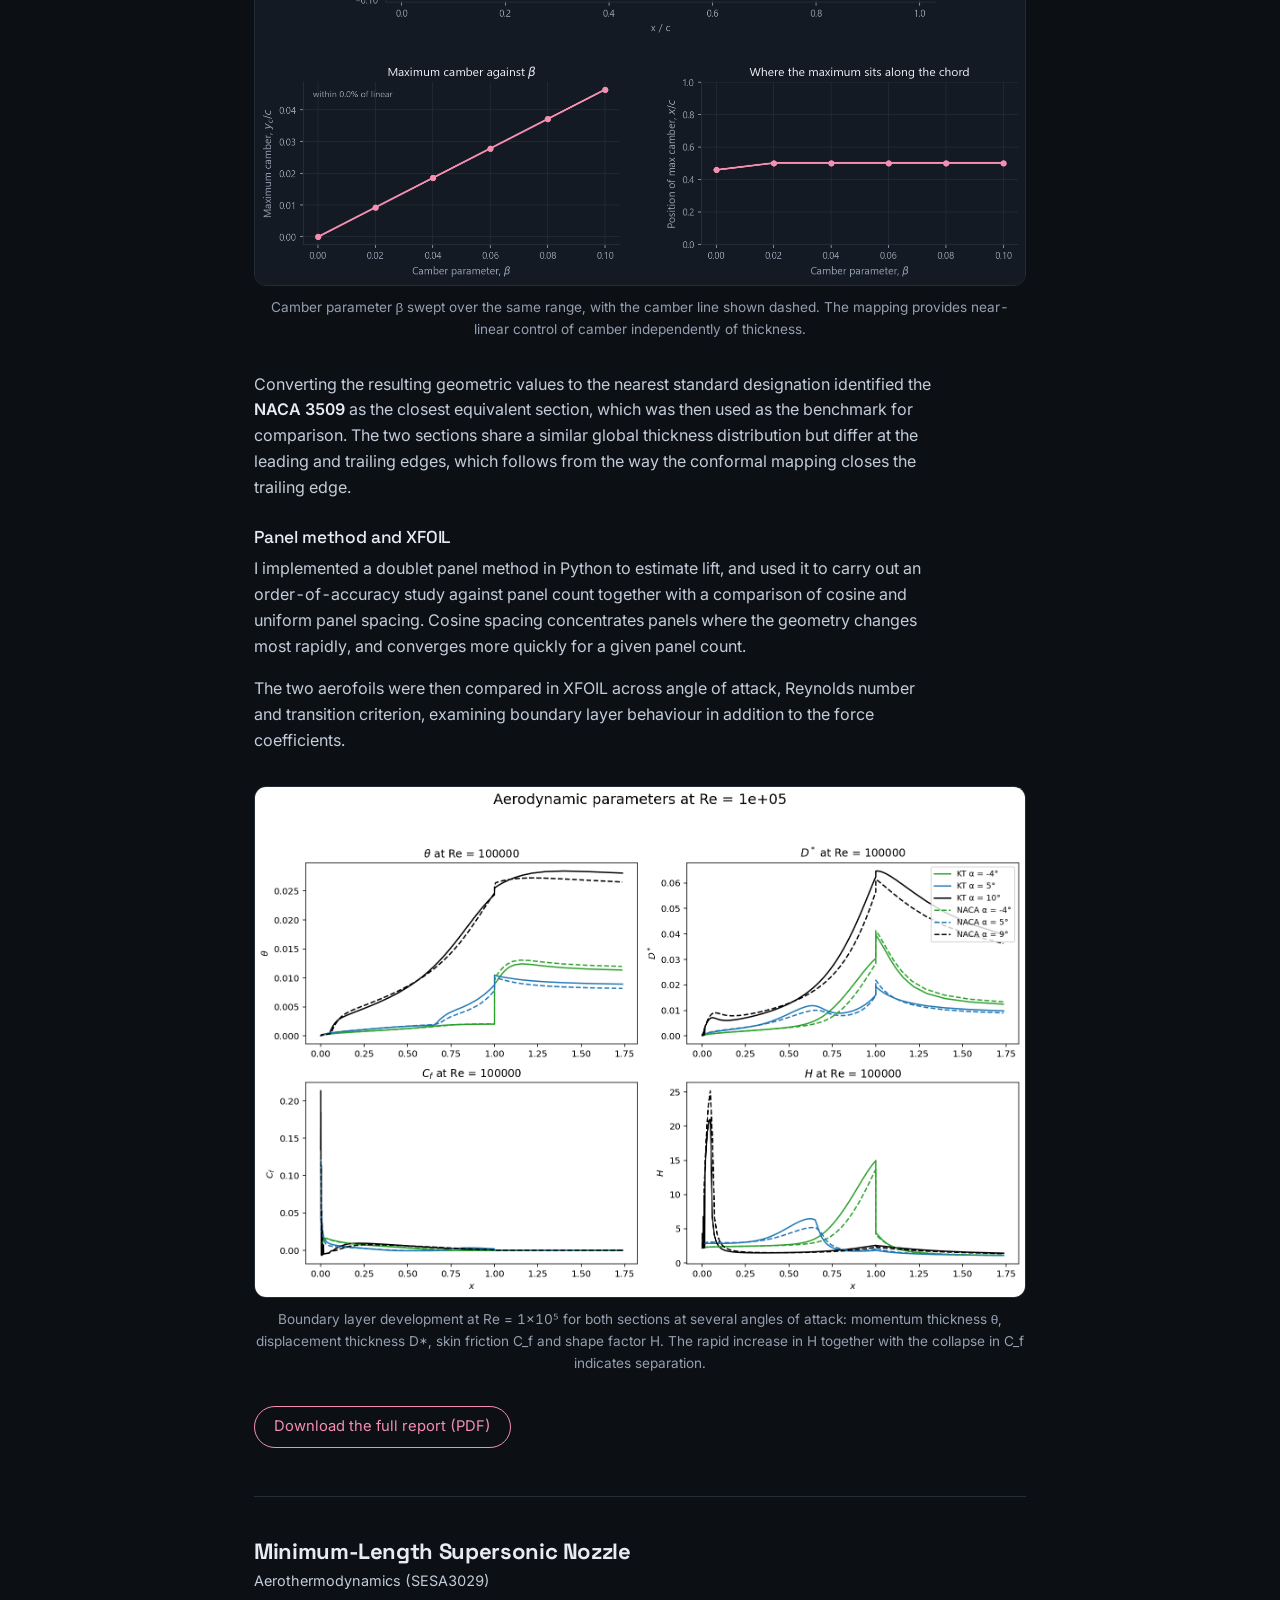
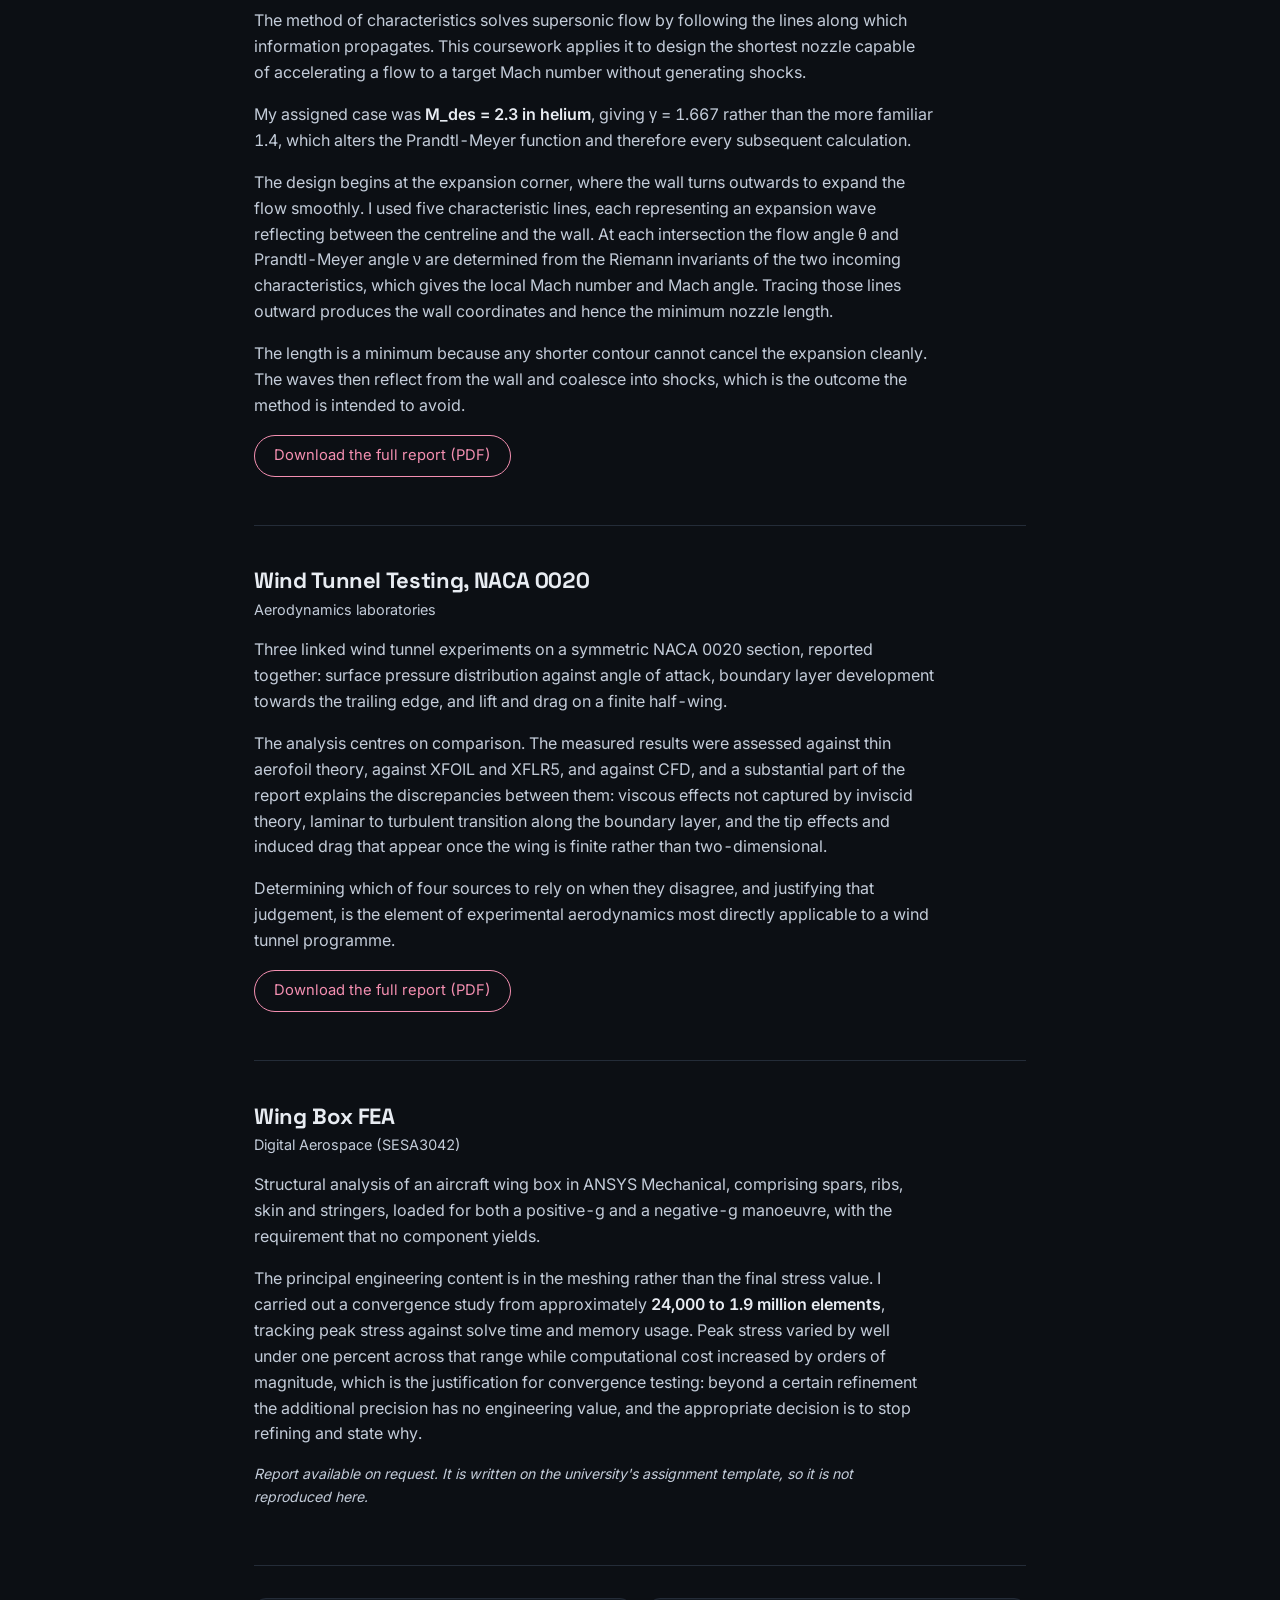
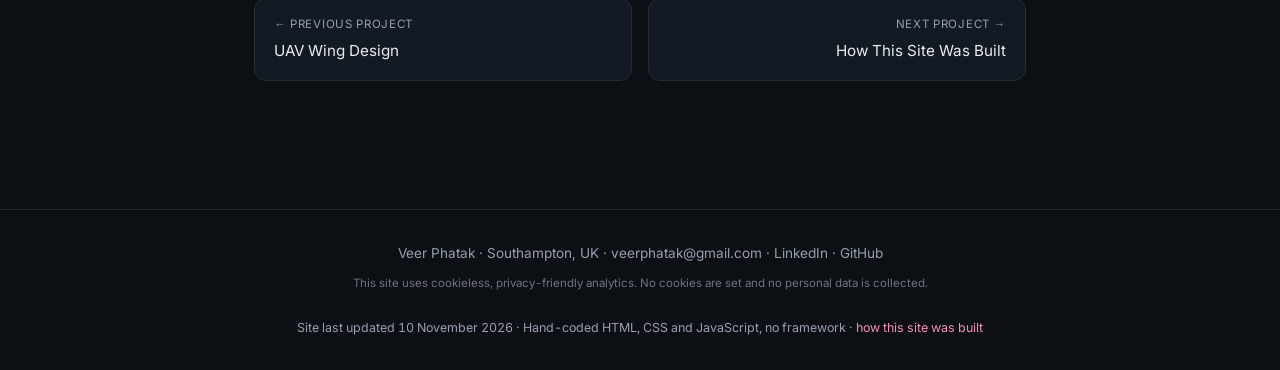
<file: coursework.html>
<!DOCTYPE html>
<html lang="en">
<head>
  <meta charset="UTF-8">
  <meta name="viewport" content="width=device-width, initial-scale=1.0">
  <meta name="description" content="Selected university coursework: method of characteristics nozzle design, Karman-Trefftz aerofoil analysis, wind tunnel testing and finite element analysis.">
  <title>Coursework &amp; Papers | Veer Phatak</title>
  <link rel="icon" href="favicon.svg" type="image/svg+xml">
  <link rel="canonical" href="https://veerphatak.github.io/coursework.html">
  <meta property="og:type" content="website">
  <meta property="og:site_name" content="Veer Phatak">
  <meta property="og:title" content="Coursework &amp; Papers | Veer Phatak">
  <meta property="og:description" content="Selected technical reports: Karman-Trefftz aerofoil analysis, method of characteristics nozzle design and wind tunnel testing of a NACA 0020.">
  <meta property="og:url" content="https://veerphatak.github.io/coursework.html">
  <meta property="og:image" content="https://veerphatak.github.io/media/og-image.png">
  <meta property="og:image:width" content="1200">
  <meta property="og:image:height" content="630">
  <meta name="twitter:card" content="summary_large_image">
  <meta name="twitter:title" content="Coursework &amp; Papers | Veer Phatak">
  <meta name="twitter:description" content="Selected technical reports: Karman-Trefftz aerofoil analysis, method of characteristics nozzle design and wind tunnel testing of a NACA 0020.">
  <meta name="twitter:image" content="https://veerphatak.github.io/media/og-image.png">
  <link rel="preload" href="fonts/spacegrotesk-700.woff2" as="font" type="font/woff2" crossorigin>
  <link rel="preload" href="fonts/inter-400.woff2" as="font" type="font/woff2" crossorigin>
  <script src="assets/theme.js"></script>
  <link rel="stylesheet" href="style.css">
  <script data-goatcounter="https://veerphatak.goatcounter.com/count"
          async src="//gc.zgo.at/count.js"></script>
</head>
<body data-accent="coursework">
  <a class="skip-link" href="#main">Skip to content</a>
  <nav class="nav">
    <div class="nav-inner">
      <a href="index.html" class="brand">Veer Phatak</a>
      <div class="nav-links">
        <a href="index.html#work">Work</a>
        <a href="index.html#about">About</a>
        <a href="cv.html">CV</a>
        <a href="index.html#projects">Projects</a>
        <a href="index.html#contact">Contact</a>
        <span class="nav-divider" aria-hidden="true"></span>
        <a class="nav-icon" href="mailto:veerphatak@gmail.com" aria-label="Email Veer Phatak" title="veerphatak@gmail.com">
          <svg viewBox="0 0 24 24" width="18" height="18" fill="currentColor" aria-hidden="true" focusable="false"><path d="M1.5 8.67v8.58a3 3 0 0 0 3 3h15a3 3 0 0 0 3-3V8.67l-8.928 5.493a3 3 0 0 1-3.144 0L1.5 8.67Z"/><path d="M22.5 6.908V6.75a3 3 0 0 0-3-3h-15a3 3 0 0 0-3 3v.158l9.714 5.978a1.5 1.5 0 0 0 1.572 0L22.5 6.908Z"/></svg>
          <span class="nav-icon-label">Email</span>
        </a>
        <a class="nav-icon" href="https://www.linkedin.com/in/veer-phatak-683665238" target="_blank" rel="noopener" aria-label="Veer Phatak on LinkedIn" title="LinkedIn">
          <svg viewBox="0 0 24 24" width="18" height="18" fill="currentColor" aria-hidden="true" focusable="false"><path d="M20.447 20.452h-3.554v-5.569c0-1.328-.027-3.037-1.852-3.037-1.853 0-2.136 1.445-2.136 2.939v5.667H9.351V9h3.414v1.561h.046c.477-.9 1.637-1.85 3.37-1.85 3.601 0 4.267 2.37 4.267 5.455v6.286ZM5.337 7.433a2.062 2.062 0 1 1 0-4.125 2.062 2.062 0 0 1 0 4.125Zm1.782 13.019H3.555V9h3.564v11.452ZM22.225 0H1.771C.792 0 0 .774 0 1.729v20.542C0 23.227.792 24 1.771 24h20.451C23.2 24 24 23.227 24 22.271V1.729C24 .774 23.2 0 22.222 0h.003Z"/></svg>
          <span class="nav-icon-label">LinkedIn</span>
        </a>
        <a class="nav-icon" href="https://github.com/veerphatak" target="_blank" rel="noopener" aria-label="Veer Phatak on GitHub" title="GitHub">
          <svg viewBox="0 0 24 24" width="18" height="18" fill="currentColor" aria-hidden="true" focusable="false"><path d="M12 .5C5.65.5.5 5.65.5 12c0 5.08 3.29 9.39 7.86 10.91.58.1.79-.25.79-.56v-2c-3.2.7-3.87-1.36-3.87-1.36-.52-1.33-1.28-1.68-1.28-1.68-1.04-.71.08-.7.08-.7 1.15.08 1.76 1.19 1.76 1.19 1.03 1.76 2.69 1.25 3.35.96.1-.75.4-1.25.73-1.54-2.55-.29-5.24-1.28-5.24-5.69 0-1.26.45-2.29 1.19-3.09-.12-.29-.52-1.46.11-3.05 0 0 .97-.31 3.18 1.18a11 11 0 0 1 5.78 0c2.2-1.49 3.17-1.18 3.17-1.18.63 1.59.23 2.76.11 3.05.74.8 1.19 1.83 1.19 3.09 0 4.42-2.69 5.39-5.26 5.68.41.36.78 1.06.78 2.14v3.17c0 .31.21.67.8.56A11.51 11.51 0 0 0 23.5 12C23.5 5.65 18.35.5 12 .5Z"/></svg>
          <span class="nav-icon-label">GitHub</span>
        </a>
        <button class="nav-icon theme-toggle" type="button" aria-label="Switch between the dark and light theme" aria-pressed="false" title="Switch to the light theme">
          <svg viewBox="0 0 24 24" width="18" height="18" fill="currentColor" aria-hidden="true" focusable="false"><path d="M12 3a9 9 0 1 0 0 18V3Z"/><path d="M12 1.5a10.5 10.5 0 1 0 0 21 10.5 10.5 0 0 0 0-21Zm0 1.8a8.7 8.7 0 1 1 0 17.4 8.7 8.7 0 0 1 0-17.4Z"/></svg>
          <span class="nav-icon-label">Theme</span>
        </button>

      </div>
    </div>
  </nav>

  <article class="wrap project" id="main">
    <a href="index.html#projects" class="back">← Back to projects</a>

    <h1 class="project-title">Coursework &amp; Papers</h1>
    <p class="project-hook">Selected technical coursework from my MEng at the University of Southampton, with the full reports available to download. Each summary sets out the method applied and the results obtained.</p>

    <p class="availability"><strong>Seeking graduate engineering roles.</strong> <span class="sep">|</span> Graduating July 2027 <span class="sep">|</span> <a href="mailto:veerphatak@gmail.com">Get in touch</a></p>

    <div class="notice">
      These are my own submitted reports, provided to demonstrate method and technical reporting. Students taking these modules should note that parameters are assigned individually, so the numerical results here do not transfer.
    </div>

    <h2>Karman-Trefftz Aerofoil Analysis</h2>
    <p class="sub-meta">Advanced Aeronautics (SESA3025) · Graded 74%</p>
    <p>This coursework generates an aerofoil by conformal mapping, analyses it using a panel method, and compares it against a standard NACA section in a viscous solver. My assigned parameters were a thickness factor of ε = 0.07, camber β = 0.07 and trailing-edge angle τ = 0.05.</p>

    <h3>Geometry generation</h3>
    <p>A Karman-Trefftz aerofoil is produced by mapping a circle in the complex plane onto an aerofoil section, with three parameters controlling thickness, camber and trailing-edge angle. I swept each parameter independently to establish its effect on the geometry, and extracted maximum thickness and camber, together with their chordwise positions, directly from the resulting coordinates.</p>

    <figure>
      <img src="media/figures/kt-thickness-sweep.png" alt="Left: maximum thickness increasing linearly with the thickness parameter epsilon. Right: aerofoil sections becoming thicker as epsilon increases." loading="lazy">
      <figcaption>Thickness parameter ε swept from 0 to 0.1. Maximum thickness varies almost linearly with ε, and the section profile thickens accordingly.</figcaption>
    </figure>

    <figure>
      <img src="media/figures/kt-camber-sweep.png" alt="Left: maximum camber increasing linearly with the camber parameter beta. Right: aerofoil sections becoming more cambered as beta increases." loading="lazy">
      <figcaption>Camber parameter β swept over the same range, with the camber line shown dashed. The mapping provides near-linear control of camber independently of thickness.</figcaption>
    </figure>

    <p>Converting the resulting geometric values to the nearest standard designation identified the <strong>NACA 3509</strong> as the closest equivalent section, which was then used as the benchmark for comparison. The two sections share a similar global thickness distribution but differ at the leading and trailing edges, which follows from the way the conformal mapping closes the trailing edge.</p>

    <h3>Panel method and XFOIL</h3>
    <p>I implemented a doublet panel method in Python to estimate lift, and used it to carry out an order-of-accuracy study against panel count together with a comparison of cosine and uniform panel spacing. Cosine spacing concentrates panels where the geometry changes most rapidly, and converges more quickly for a given panel count.</p>
    <p>The two aerofoils were then compared in XFOIL across angle of attack, Reynolds number and transition criterion, examining boundary layer behaviour in addition to the force coefficients.</p>

    <figure>
      <img src="media/figures/kt-boundary-layer-re1e5.png" alt="Four panel plot comparing momentum thickness, displacement thickness, skin friction coefficient and shape factor for the Karman-Trefftz and NACA aerofoils at Reynolds number 100,000." loading="lazy">
      <figcaption>Boundary layer development at Re = 1×10⁵ for both sections at several angles of attack: momentum thickness θ, displacement thickness D*, skin friction C_f and shape factor H. The rapid increase in H together with the collapse in C_f indicates separation.</figcaption>
    </figure>

    <p><a class="dl" href="docs/Veer Phatak - Advanced Aeronautics Karman-Trefftz Report.pdf" target="_blank" rel="noopener">Download the full report (PDF)</a></p>

    <hr class="rule">

    <h2>Minimum-Length Supersonic Nozzle</h2>
    <p class="sub-meta">Aerothermodynamics (SESA3029)</p>
    <p>The method of characteristics solves supersonic flow by following the lines along which information propagates. This coursework applies it to design the shortest nozzle capable of accelerating a flow to a target Mach number without generating shocks.</p>
    <p>My assigned case was <strong>M_des = 2.3 in helium</strong>, giving γ = 1.667 rather than the more familiar 1.4, which alters the Prandtl-Meyer function and therefore every subsequent calculation.</p>
    <p>The design begins at the expansion corner, where the wall turns outwards to expand the flow smoothly. I used five characteristic lines, each representing an expansion wave reflecting between the centreline and the wall. At each intersection the flow angle θ and Prandtl-Meyer angle ν are determined from the Riemann invariants of the two incoming characteristics, which gives the local Mach number and Mach angle. Tracing those lines outward produces the wall coordinates and hence the minimum nozzle length.</p>
    <p>The length is a minimum because any shorter contour cannot cancel the expansion cleanly. The waves then reflect from the wall and coalesce into shocks, which is the outcome the method is intended to avoid.</p>

    <p><a class="dl" href="docs/Veer Phatak - Method of Characteristics Report.pdf" target="_blank" rel="noopener">Download the full report (PDF)</a></p>

    <hr class="rule">

    <h2>Wind Tunnel Testing, NACA 0020</h2>
    <p class="sub-meta">Aerodynamics laboratories</p>
    <p>Three linked wind tunnel experiments on a symmetric NACA 0020 section, reported together: surface pressure distribution against angle of attack, boundary layer development towards the trailing edge, and lift and drag on a finite half-wing.</p>
    <p>The analysis centres on comparison. The measured results were assessed against thin aerofoil theory, against XFOIL and XFLR5, and against CFD, and a substantial part of the report explains the discrepancies between them: viscous effects not captured by inviscid theory, laminar to turbulent transition along the boundary layer, and the tip effects and induced drag that appear once the wing is finite rather than two-dimensional.</p>
    <p>Determining which of four sources to rely on when they disagree, and justifying that judgement, is the element of experimental aerodynamics most directly applicable to a wind tunnel programme.</p>

    <p><a class="dl" href="docs/Veer Phatak - NACA 0020 Aerofoil Lab Report.pdf" target="_blank" rel="noopener">Download the full report (PDF)</a></p>

    <hr class="rule">

    <h2>Wing Box FEA</h2>
    <p class="sub-meta">Digital Aerospace (SESA3042)</p>
    <p>Structural analysis of an aircraft wing box in ANSYS Mechanical, comprising spars, ribs, skin and stringers, loaded for both a positive-g and a negative-g manoeuvre, with the requirement that no component yields.</p>
    <p>The principal engineering content is in the meshing rather than the final stress value. I carried out a convergence study from approximately <strong>24,000 to 1.9 million elements</strong>, tracking peak stress against solve time and memory usage. Peak stress varied by well under one percent across that range while computational cost increased by orders of magnitude, which is the justification for convergence testing: beyond a certain refinement the additional precision has no engineering value, and the appropriate decision is to stop refining and state why.</p>

    <p class="muted-note">Report available on request. It is written on the university's assignment template, so it is not reproduced here.</p>
    <nav class="pagenav" aria-label="Project navigation">
      <a class="prev" href="uav.html"><span class="dir">&larr; Previous project</span><span class="ttl">UAV Wing Design</span></a>
      <a class="next" href="about-this-site.html"><span class="dir">Next project &rarr;</span><span class="ttl">How This Site Was Built</span></a>
    </nav>

  </article>

  <footer>
    <div class="footer-inner">Veer Phatak · Southampton, UK · <a href="mailto:veerphatak@gmail.com">veerphatak@gmail.com</a> · <a href="https://www.linkedin.com/in/veer-phatak-683665238" target="_blank" rel="noopener">LinkedIn</a> · <a href="https://github.com/veerphatak" target="_blank" rel="noopener">GitHub</a></div>
    <div class="footer-note">This site uses cookieless, privacy-friendly analytics. No cookies are set and no personal data is collected.</div>
    <div class="footer-updated">Site last updated 10 November 2026 &middot; Hand-coded HTML, CSS and JavaScript, no framework &middot; <a href="about-this-site.html">how this site was built</a></div>
  </footer>
</body>
</html>
</file>
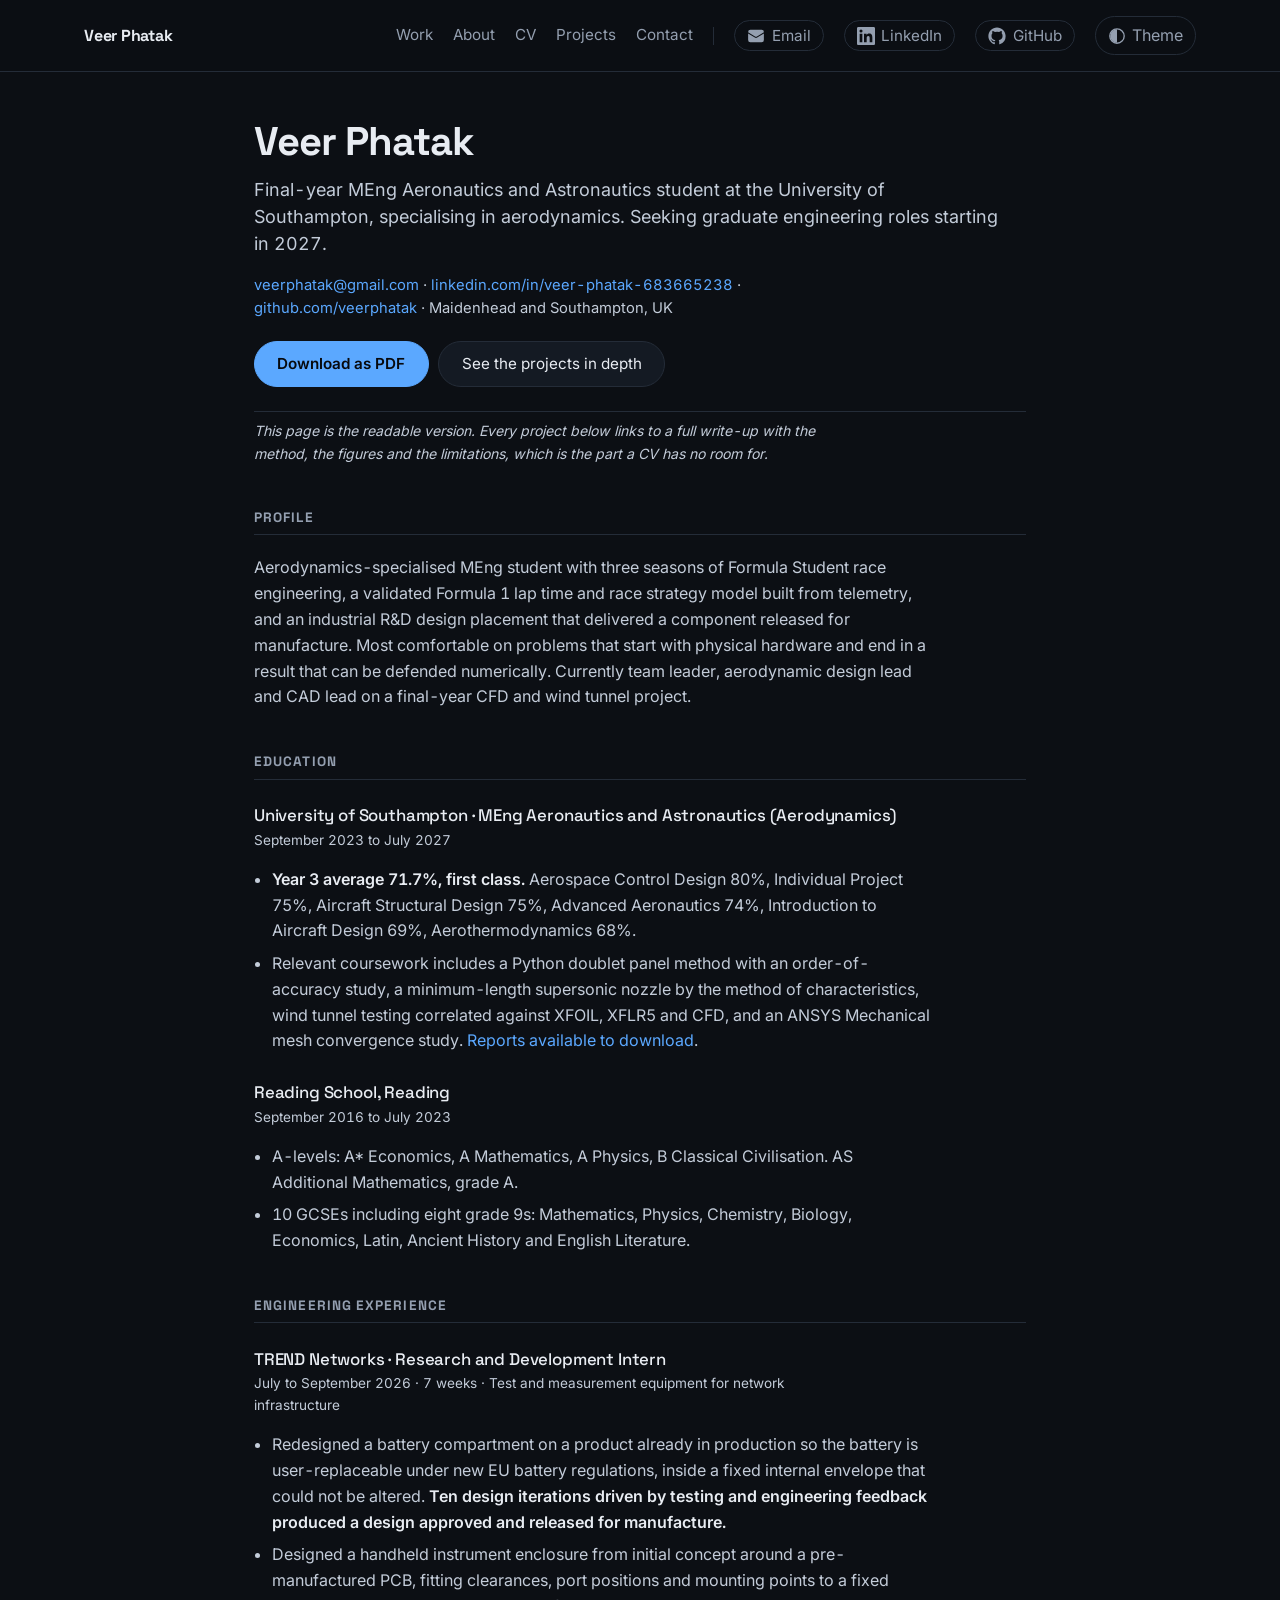
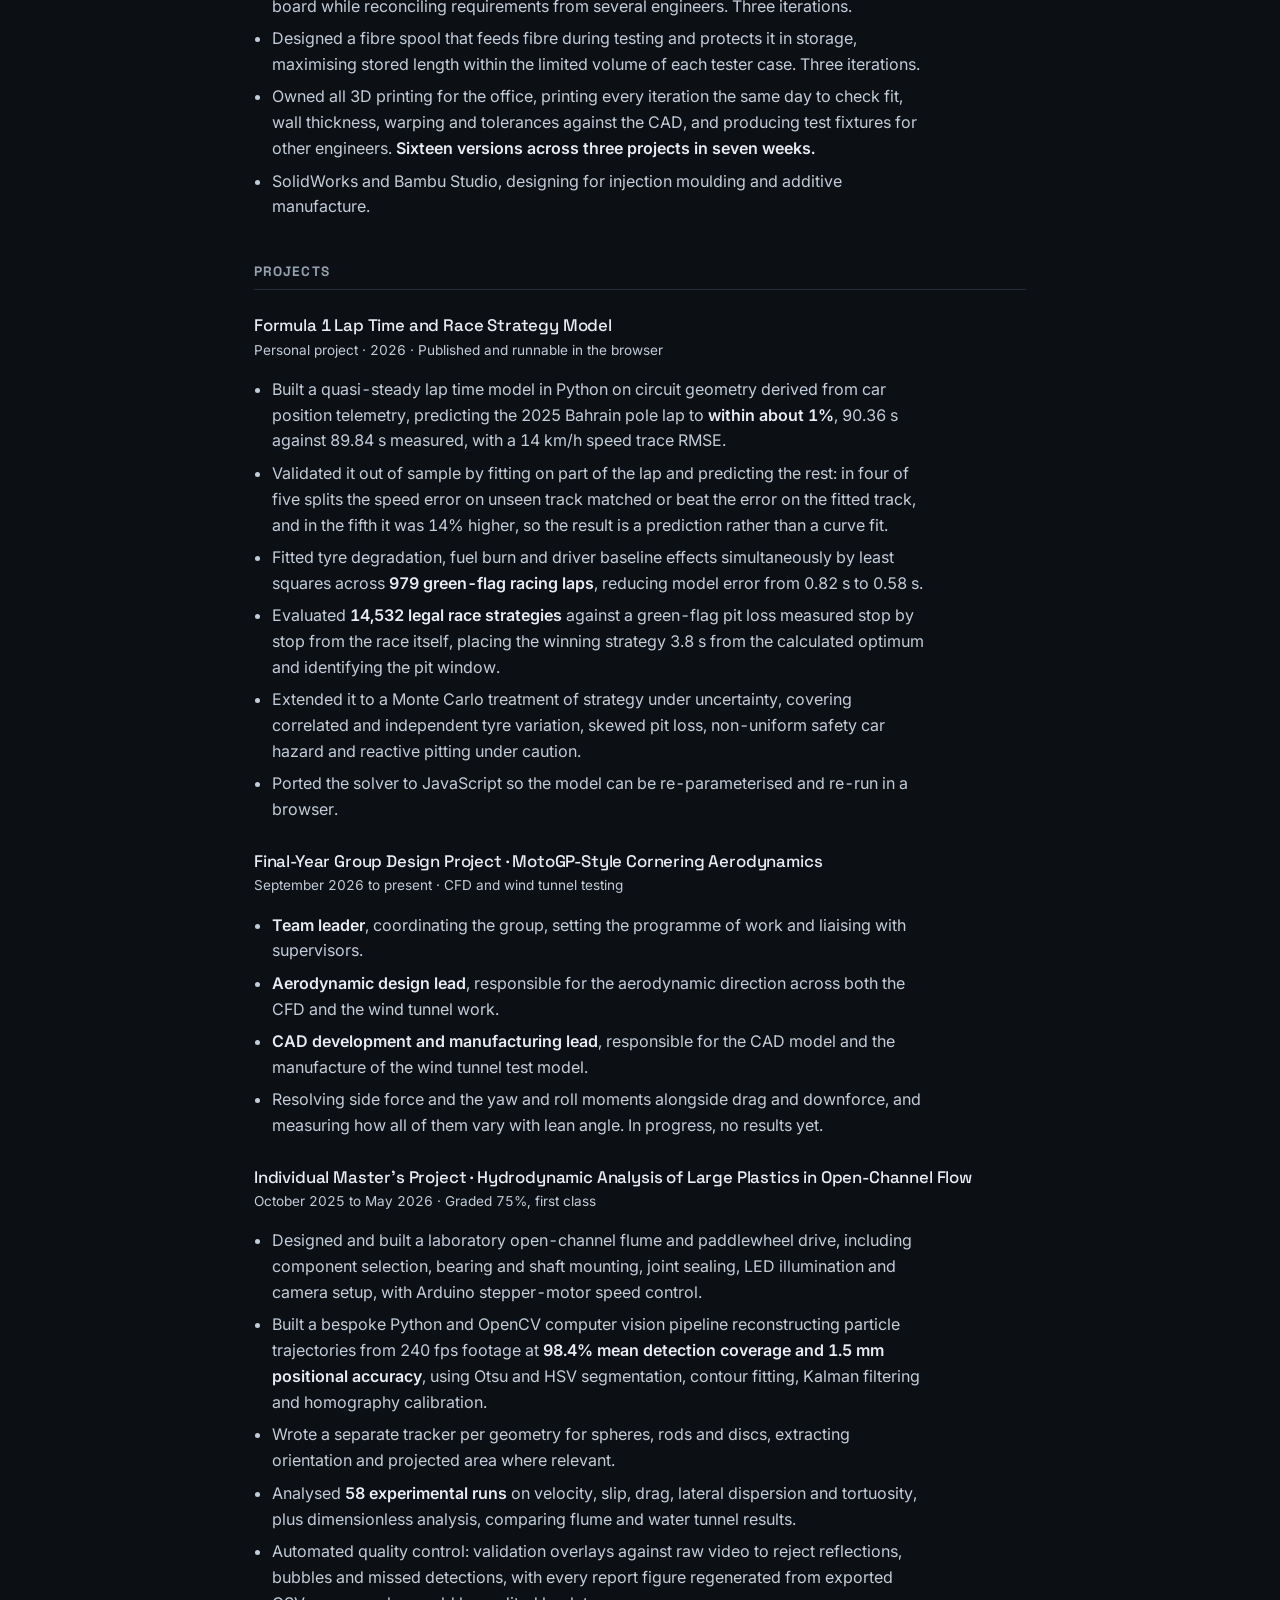
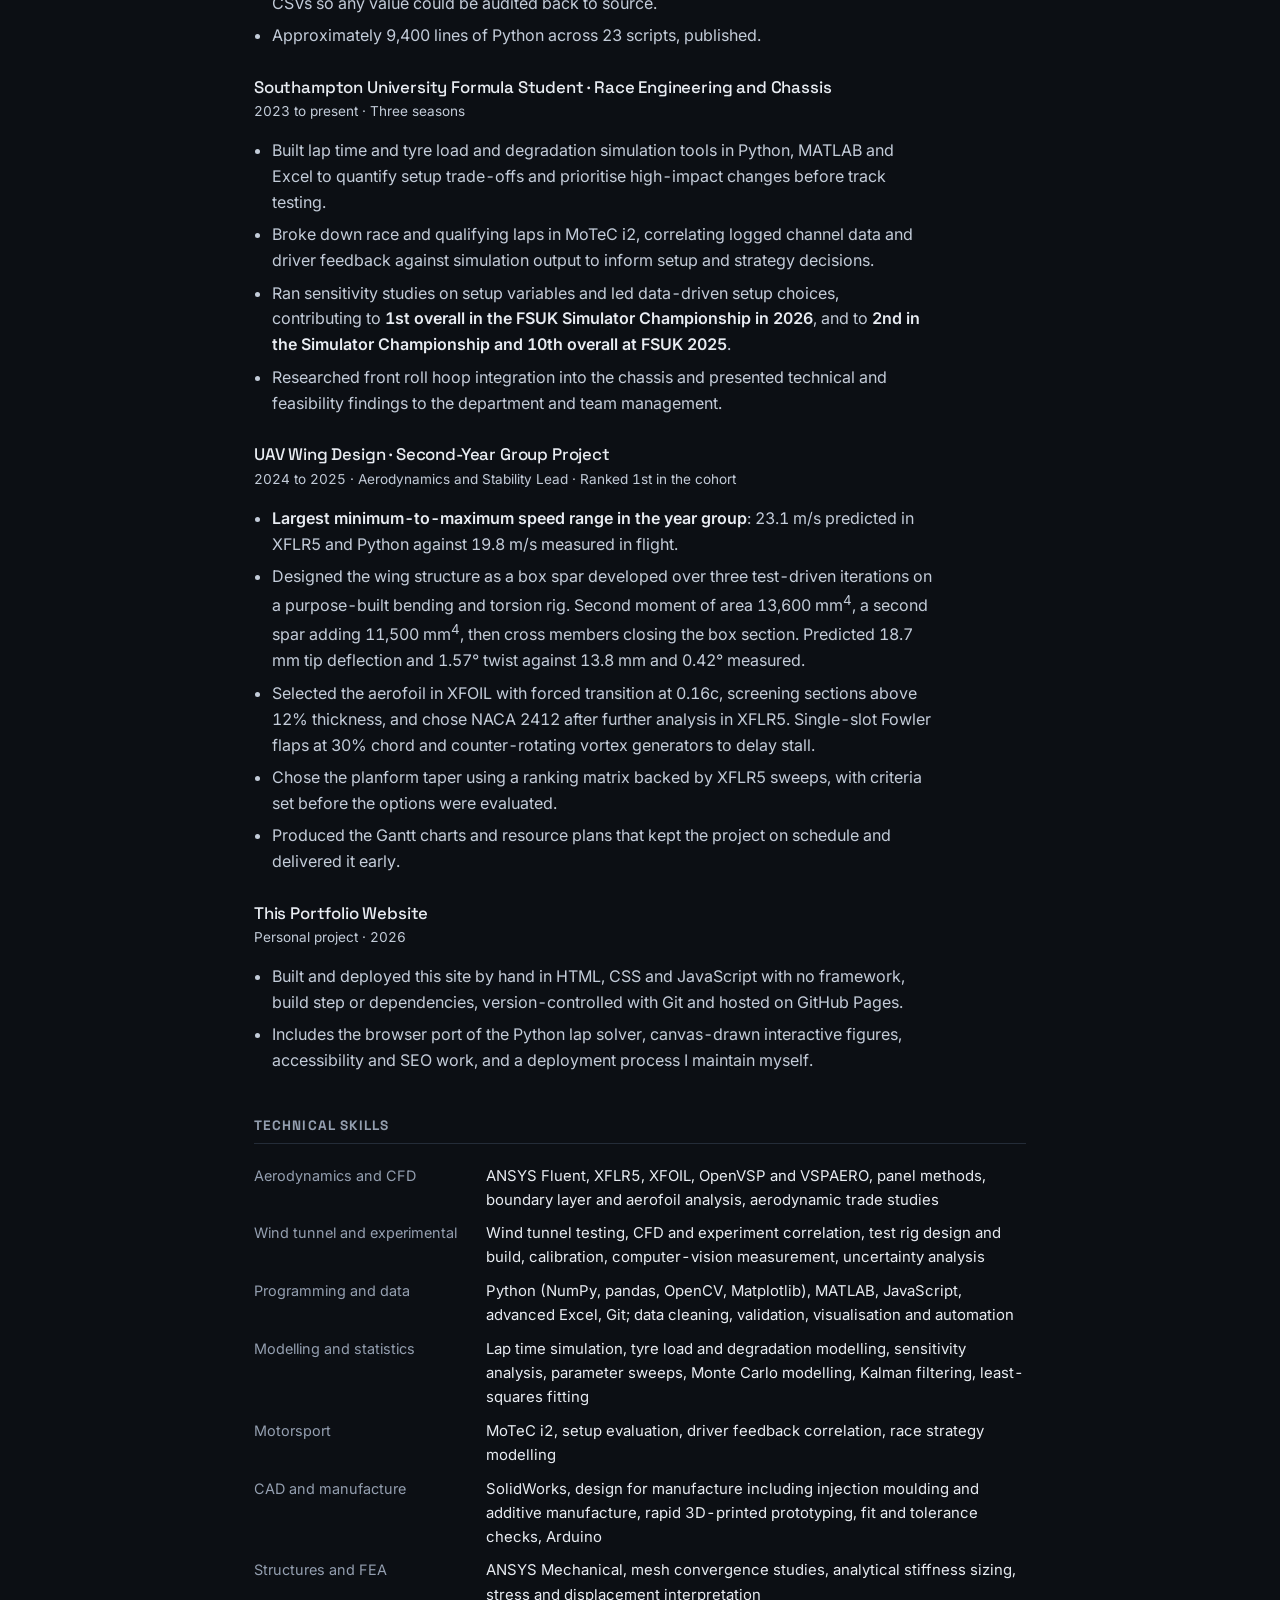
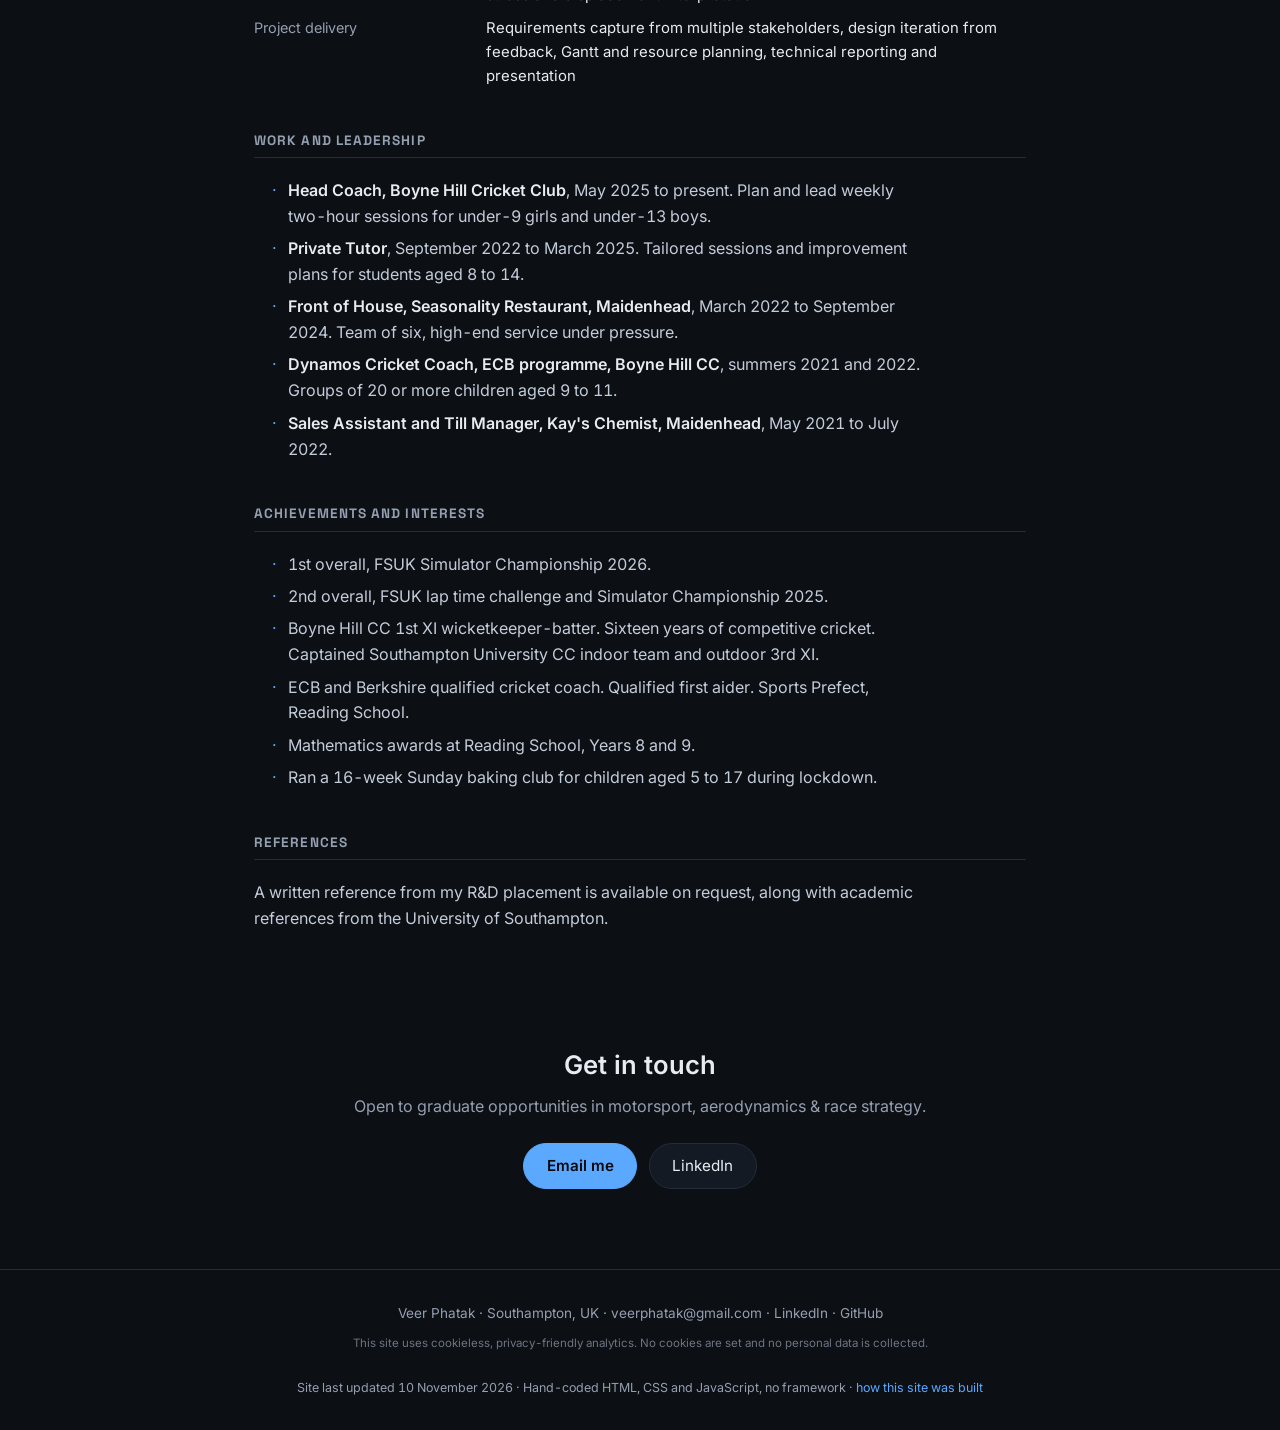
<file: cv.html>
<!DOCTYPE html>
<html lang="en">
<head>
  <meta charset="UTF-8">
  <meta name="viewport" content="width=device-width, initial-scale=1.0">
  <meta name="description" content="CV of Veer Phatak, final-year MEng Aeronautics and Astronautics student at the University of Southampton. Aerodynamics, race strategy and engineering design. Seeking graduate roles starting 2027.">
  <title>CV | Veer Phatak</title>
  <link rel="icon" href="favicon.svg" type="image/svg+xml">
  <link rel="canonical" href="https://veerphatak.github.io/cv.html">
  <meta property="og:type" content="profile">
  <meta property="og:site_name" content="Veer Phatak">
  <meta property="og:title" content="CV | Veer Phatak">
  <meta property="og:description" content="Final-year MEng Aeronautics and Astronautics student, specialising in aerodynamics. Formula Student race engineering, a validated F1 lap time and strategy model, and an R&amp;D design internship. Seeking graduate roles starting 2027.">
  <meta property="og:url" content="https://veerphatak.github.io/cv.html">
  <meta property="og:image" content="https://veerphatak.github.io/media/og-image.png">
  <meta property="og:image:width" content="1200">
  <meta property="og:image:height" content="630">
  <meta name="twitter:card" content="summary_large_image">
  <meta name="twitter:title" content="CV | Veer Phatak">
  <meta name="twitter:description" content="Final-year MEng Aeronautics and Astronautics student, specialising in aerodynamics. Seeking graduate roles starting 2027.">
  <meta name="twitter:image" content="https://veerphatak.github.io/media/og-image.png">
  <link rel="preload" href="fonts/spacegrotesk-700.woff2" as="font" type="font/woff2" crossorigin>
  <link rel="preload" href="fonts/inter-400.woff2" as="font" type="font/woff2" crossorigin>
  <script src="assets/theme.js"></script>
  <link rel="stylesheet" href="style.css">
  <script data-goatcounter="https://veerphatak.goatcounter.com/count"
          async src="//gc.zgo.at/count.js"></script>
</head>
<body>
  <a class="skip-link" href="#main">Skip to content</a>
  <nav class="nav">
    <div class="nav-inner">
      <a href="index.html" class="brand">Veer Phatak</a>
      <div class="nav-links">
        <a href="index.html#work">Work</a>
        <a href="index.html#about">About</a>
        <a href="cv.html">CV</a>
        <a href="index.html#projects">Projects</a>
        <a href="index.html#contact">Contact</a>
        <span class="nav-divider" aria-hidden="true"></span>
        <a class="nav-icon" href="mailto:veerphatak@gmail.com" aria-label="Email Veer Phatak" title="veerphatak@gmail.com">
          <svg viewBox="0 0 24 24" width="18" height="18" fill="currentColor" aria-hidden="true" focusable="false"><path d="M1.5 8.67v8.58a3 3 0 0 0 3 3h15a3 3 0 0 0 3-3V8.67l-8.928 5.493a3 3 0 0 1-3.144 0L1.5 8.67Z"/><path d="M22.5 6.908V6.75a3 3 0 0 0-3-3h-15a3 3 0 0 0-3 3v.158l9.714 5.978a1.5 1.5 0 0 0 1.572 0L22.5 6.908Z"/></svg>
          <span class="nav-icon-label">Email</span>
        </a>
        <a class="nav-icon" href="https://www.linkedin.com/in/veer-phatak-683665238" target="_blank" rel="noopener" aria-label="Veer Phatak on LinkedIn" title="LinkedIn">
          <svg viewBox="0 0 24 24" width="18" height="18" fill="currentColor" aria-hidden="true" focusable="false"><path d="M20.447 20.452h-3.554v-5.569c0-1.328-.027-3.037-1.852-3.037-1.853 0-2.136 1.445-2.136 2.939v5.667H9.351V9h3.414v1.561h.046c.477-.9 1.637-1.85 3.37-1.85 3.601 0 4.267 2.37 4.267 5.455v6.286ZM5.337 7.433a2.062 2.062 0 1 1 0-4.125 2.062 2.062 0 0 1 0 4.125Zm1.782 13.019H3.555V9h3.564v11.452ZM22.225 0H1.771C.792 0 0 .774 0 1.729v20.542C0 23.227.792 24 1.771 24h20.451C23.2 24 24 23.227 24 22.271V1.729C24 .774 23.2 0 22.222 0h.003Z"/></svg>
          <span class="nav-icon-label">LinkedIn</span>
        </a>
        <a class="nav-icon" href="https://github.com/veerphatak" target="_blank" rel="noopener" aria-label="Veer Phatak on GitHub" title="GitHub">
          <svg viewBox="0 0 24 24" width="18" height="18" fill="currentColor" aria-hidden="true" focusable="false"><path d="M12 .5C5.65.5.5 5.65.5 12c0 5.08 3.29 9.39 7.86 10.91.58.1.79-.25.79-.56v-2c-3.2.7-3.87-1.36-3.87-1.36-.52-1.33-1.28-1.68-1.28-1.68-1.04-.71.08-.7.08-.7 1.15.08 1.76 1.19 1.76 1.19 1.03 1.76 2.69 1.25 3.35.96.1-.75.4-1.25.73-1.54-2.55-.29-5.24-1.28-5.24-5.69 0-1.26.45-2.29 1.19-3.09-.12-.29-.52-1.46.11-3.05 0 0 .97-.31 3.18 1.18a11 11 0 0 1 5.78 0c2.2-1.49 3.17-1.18 3.17-1.18.63 1.59.23 2.76.11 3.05.74.8 1.19 1.83 1.19 3.09 0 4.42-2.69 5.39-5.26 5.68.41.36.78 1.06.78 2.14v3.17c0 .31.21.67.8.56A11.51 11.51 0 0 0 23.5 12C23.5 5.65 18.35.5 12 .5Z"/></svg>
          <span class="nav-icon-label">GitHub</span>
        </a>
        <button class="nav-icon theme-toggle" type="button" aria-label="Switch between the dark and light theme" aria-pressed="false" title="Switch to the light theme">
          <svg viewBox="0 0 24 24" width="18" height="18" fill="currentColor" aria-hidden="true" focusable="false"><path d="M12 3a9 9 0 1 0 0 18V3Z"/><path d="M12 1.5a10.5 10.5 0 1 0 0 21 10.5 10.5 0 0 0 0-21Zm0 1.8a8.7 8.7 0 1 1 0 17.4 8.7 8.7 0 0 1 0-17.4Z"/></svg>
          <span class="nav-icon-label">Theme</span>
        </button>

      </div>
    </div>
  </nav>

  <main class="wrap project" id="main">

    <div class="cv-head">
      <h1 class="project-title">Veer Phatak</h1>
      <p class="project-hook">Final-year MEng Aeronautics and Astronautics student at the University of Southampton, specialising in aerodynamics. Seeking graduate engineering roles starting in 2027.</p>
      <p class="cv-contact">
        <a href="mailto:veerphatak@gmail.com">veerphatak@gmail.com</a> &middot;
        <a href="https://www.linkedin.com/in/veer-phatak-683665238" target="_blank" rel="noopener">linkedin.com/in/veer-phatak-683665238</a> &middot;
        <a href="https://github.com/veerphatak" target="_blank" rel="noopener">github.com/veerphatak</a> &middot;
        Maidenhead and Southampton, UK
      </p>
      <div class="cv-actions">
        <a class="btn primary" href="docs/Veer%20Phatak%20CV.pdf" target="_blank" rel="noopener">Download as PDF</a>
        <a class="btn" href="index.html#projects">See the projects in depth</a>
      </div>
    </div>

    <p class="muted-note">This page is the readable version. Every project below links to a full write-up with the method, the figures and the limitations, which is the part a CV has no room for.</p>

    <section class="cv-section">
      <h2>Profile</h2>
      <p>Aerodynamics-specialised MEng student with three seasons of Formula Student race engineering, a validated Formula 1 lap time and race strategy model built from telemetry, and an industrial R&amp;D design placement that delivered a component released for manufacture. Most comfortable on problems that start with physical hardware and end in a result that can be defended numerically. Currently team leader, aerodynamic design lead and CAD lead on a final-year CFD and wind tunnel project.</p>
    </section>

    <section class="cv-section">
      <h2>Education</h2>

      <div class="cv-entry">
        <h3>University of Southampton &middot; MEng Aeronautics and Astronautics (Aerodynamics)</h3>
        <p class="cv-when">September 2023 to July 2027</p>
        <ul>
          <li><strong>Year 3 average 71.7%, first class.</strong> Aerospace Control Design 80%, Individual Project 75%, Aircraft Structural Design 75%, Advanced Aeronautics 74%, Introduction to Aircraft Design 69%, Aerothermodynamics 68%.</li>
          <li>Relevant coursework includes a Python doublet panel method with an order-of-accuracy study, a minimum-length supersonic nozzle by the method of characteristics, wind tunnel testing correlated against XFOIL, XFLR5 and CFD, and an ANSYS Mechanical mesh convergence study. <a href="coursework.html">Reports available to download</a>.</li>
        </ul>
      </div>

      <div class="cv-entry">
        <h3>Reading School, Reading</h3>
        <p class="cv-when">September 2016 to July 2023</p>
        <ul>
          <li>A-levels: A* Economics, A Mathematics, A Physics, B Classical Civilisation. AS Additional Mathematics, grade A.</li>
          <li>10 GCSEs including eight grade 9s: Mathematics, Physics, Chemistry, Biology, Economics, Latin, Ancient History and English Literature.</li>
        </ul>
      </div>
    </section>

    <section class="cv-section">
      <h2>Engineering Experience</h2>

      <div class="cv-entry">
        <h3><a href="internship.html">TREND Networks &middot; Research and Development Intern</a></h3>
        <p class="cv-when">July to September 2026 &middot; 7 weeks &middot; Test and measurement equipment for network infrastructure</p>
        <ul>
          <li>Redesigned a battery compartment on a product already in production so the battery is user-replaceable under new EU battery regulations, inside a fixed internal envelope that could not be altered. <strong>Ten design iterations driven by testing and engineering feedback produced a design approved and released for manufacture.</strong></li>
          <li>Designed a handheld instrument enclosure from initial concept around a pre-manufactured PCB, fitting clearances, port positions and mounting points to a fixed board while reconciling requirements from several engineers. Three iterations.</li>
          <li>Designed a fibre spool that feeds fibre during testing and protects it in storage, maximising stored length within the limited volume of each tester case. Three iterations.</li>
          <li>Owned all 3D printing for the office, printing every iteration the same day to check fit, wall thickness, warping and tolerances against the CAD, and producing test fixtures for other engineers. <strong>Sixteen versions across three projects in seven weeks.</strong></li>
          <li>SolidWorks and Bambu Studio, designing for injection moulding and additive manufacture.</li>
        </ul>
      </div>
    </section>

    <section class="cv-section">
      <h2>Projects</h2>

      <div class="cv-entry">
        <h3><a href="f1-model.html">Formula 1 Lap Time and Race Strategy Model</a></h3>
        <p class="cv-when">Personal project &middot; 2026 &middot; Published and runnable in the browser</p>
        <ul>
          <li>Built a quasi-steady lap time model in Python on circuit geometry derived from car position telemetry, predicting the 2025 Bahrain pole lap to <strong>within about 1%</strong>, 90.36 s against 89.84 s measured, with a 14 km/h speed trace RMSE.</li>
          <li>Validated it out of sample by fitting on part of the lap and predicting the rest: in four of five splits the speed error on unseen track matched or beat the error on the fitted track, and in the fifth it was 14% higher, so the result is a prediction rather than a curve fit.</li>
          <li>Fitted tyre degradation, fuel burn and driver baseline effects simultaneously by least squares across <strong>979 green-flag racing laps</strong>, reducing model error from 0.82 s to 0.58 s.</li>
          <li>Evaluated <strong>14,532 legal race strategies</strong> against a green-flag pit loss measured stop by stop from the race itself, placing the winning strategy 3.8 s from the calculated optimum and identifying the pit window.</li>
          <li>Extended it to a Monte Carlo treatment of strategy under uncertainty, covering correlated and independent tyre variation, skewed pit loss, non-uniform safety car hazard and reactive pitting under caution.</li>
          <li>Ported the solver to JavaScript so the model can be re-parameterised and re-run in a browser.</li>
        </ul>
      </div>

      <div class="cv-entry">
        <h3><a href="motogp.html">Final-Year Group Design Project &middot; MotoGP-Style Cornering Aerodynamics</a></h3>
        <p class="cv-when">September 2026 to present &middot; CFD and wind tunnel testing</p>
        <ul>
          <li><strong>Team leader</strong>, coordinating the group, setting the programme of work and liaising with supervisors.</li>
          <li><strong>Aerodynamic design lead</strong>, responsible for the aerodynamic direction across both the CFD and the wind tunnel work.</li>
          <li><strong>CAD development and manufacturing lead</strong>, responsible for the CAD model and the manufacture of the wind tunnel test model.</li>
          <li>Resolving side force and the yaw and roll moments alongside drag and downforce, and measuring how all of them vary with lean angle. In progress, no results yet.</li>
        </ul>
      </div>

      <div class="cv-entry">
        <h3><a href="flume.html">Individual Master's Project &middot; Hydrodynamic Analysis of Large Plastics in Open-Channel Flow</a></h3>
        <p class="cv-when">October 2025 to May 2026 &middot; Graded 75%, first class</p>
        <ul>
          <li>Designed and built a laboratory open-channel flume and paddlewheel drive, including component selection, bearing and shaft mounting, joint sealing, LED illumination and camera setup, with Arduino stepper-motor speed control.</li>
          <li>Built a bespoke Python and OpenCV computer vision pipeline reconstructing particle trajectories from 240 fps footage at <strong>98.4% mean detection coverage and 1.5 mm positional accuracy</strong>, using Otsu and HSV segmentation, contour fitting, Kalman filtering and homography calibration.</li>
          <li>Wrote a separate tracker per geometry for spheres, rods and discs, extracting orientation and projected area where relevant.</li>
          <li>Analysed <strong>58 experimental runs</strong> on velocity, slip, drag, lateral dispersion and tortuosity, plus dimensionless analysis, comparing flume and water tunnel results.</li>
          <li>Automated quality control: validation overlays against raw video to reject reflections, bubbles and missed detections, with every report figure regenerated from exported CSVs so any value could be audited back to source.</li>
          <li>Approximately 9,400 lines of Python across 23 scripts, published.</li>
        </ul>
      </div>

      <div class="cv-entry">
        <h3><a href="formula-student.html">Southampton University Formula Student &middot; Race Engineering and Chassis</a></h3>
        <p class="cv-when">2023 to present &middot; Three seasons</p>
        <ul>
          <li>Built lap time and tyre load and degradation simulation tools in Python, MATLAB and Excel to quantify setup trade-offs and prioritise high-impact changes before track testing.</li>
          <li>Broke down race and qualifying laps in MoTeC i2, correlating logged channel data and driver feedback against simulation output to inform setup and strategy decisions.</li>
          <li>Ran sensitivity studies on setup variables and led data-driven setup choices, contributing to <strong>1st overall in the FSUK Simulator Championship in 2026</strong>, and to <strong>2nd in the Simulator Championship and 10th overall at FSUK 2025</strong>.</li>
          <li>Researched front roll hoop integration into the chassis and presented technical and feasibility findings to the department and team management.</li>
        </ul>
      </div>

      <div class="cv-entry">
        <h3><a href="uav.html">UAV Wing Design &middot; Second-Year Group Project</a></h3>
        <p class="cv-when">2024 to 2025 &middot; Aerodynamics and Stability Lead &middot; Ranked 1st in the cohort</p>
        <ul>
          <li><strong>Largest minimum-to-maximum speed range in the year group</strong>: 23.1 m/s predicted in XFLR5 and Python against 19.8 m/s measured in flight.</li>
          <li>Designed the wing structure as a box spar developed over three test-driven iterations on a purpose-built bending and torsion rig. Second moment of area 13,600 mm<sup>4</sup>, a second spar adding 11,500 mm<sup>4</sup>, then cross members closing the box section. Predicted 18.7 mm tip deflection and 1.57&deg; twist against 13.8 mm and 0.42&deg; measured.</li>
          <li>Selected the aerofoil in XFOIL with forced transition at 0.16c, screening sections above 12% thickness, and chose NACA 2412 after further analysis in XFLR5. Single-slot Fowler flaps at 30% chord and counter-rotating vortex generators to delay stall.</li>
          <li>Chose the planform taper using a ranking matrix backed by XFLR5 sweeps, with criteria set before the options were evaluated.</li>
          <li>Produced the Gantt charts and resource plans that kept the project on schedule and delivered it early.</li>
        </ul>
      </div>

      <div class="cv-entry">
        <h3><a href="about-this-site.html">This Portfolio Website</a></h3>
        <p class="cv-when">Personal project &middot; 2026</p>
        <ul>
          <li>Built and deployed this site by hand in HTML, CSS and JavaScript with no framework, build step or dependencies, version-controlled with Git and hosted on GitHub Pages.</li>
          <li>Includes the browser port of the Python lap solver, canvas-drawn interactive figures, accessibility and SEO work, and a deployment process I maintain myself.</li>
        </ul>
      </div>
    </section>

    <section class="cv-section cv-skills">
      <h2>Technical Skills</h2>
      <dl>
        <dt>Aerodynamics and CFD</dt>
        <dd>ANSYS Fluent, XFLR5, XFOIL, OpenVSP and VSPAERO, panel methods, boundary layer and aerofoil analysis, aerodynamic trade studies</dd>

        <dt>Wind tunnel and experimental</dt>
        <dd>Wind tunnel testing, CFD and experiment correlation, test rig design and build, calibration, computer-vision measurement, uncertainty analysis</dd>

        <dt>Programming and data</dt>
        <dd>Python (NumPy, pandas, OpenCV, Matplotlib), MATLAB, JavaScript, advanced Excel, Git; data cleaning, validation, visualisation and automation</dd>

        <dt>Modelling and statistics</dt>
        <dd>Lap time simulation, tyre load and degradation modelling, sensitivity analysis, parameter sweeps, Monte Carlo modelling, Kalman filtering, least-squares fitting</dd>

        <dt>Motorsport</dt>
        <dd>MoTeC i2, setup evaluation, driver feedback correlation, race strategy modelling</dd>

        <dt>CAD and manufacture</dt>
        <dd>SolidWorks, design for manufacture including injection moulding and additive manufacture, rapid 3D-printed prototyping, fit and tolerance checks, Arduino</dd>

        <dt>Structures and FEA</dt>
        <dd>ANSYS Mechanical, mesh convergence studies, analytical stiffness sizing, stress and displacement interpretation</dd>

        <dt>Project delivery</dt>
        <dd>Requirements capture from multiple stakeholders, design iteration from feedback, Gantt and resource planning, technical reporting and presentation</dd>
      </dl>
    </section>

    <section class="cv-section">
      <h2>Work and Leadership</h2>
      <div class="cv-entry">
        <ul class="cv-inline-list">
          <li><strong>Head Coach, Boyne Hill Cricket Club</strong>, May 2025 to present. Plan and lead weekly two-hour sessions for under-9 girls and under-13 boys.</li>
          <li><strong>Private Tutor</strong>, September 2022 to March 2025. Tailored sessions and improvement plans for students aged 8 to 14.</li>
          <li><strong>Front of House, Seasonality Restaurant, Maidenhead</strong>, March 2022 to September 2024. Team of six, high-end service under pressure.</li>
          <li><strong>Dynamos Cricket Coach, ECB programme, Boyne Hill CC</strong>, summers 2021 and 2022. Groups of 20 or more children aged 9 to 11.</li>
          <li><strong>Sales Assistant and Till Manager, Kay's Chemist, Maidenhead</strong>, May 2021 to July 2022.</li>
        </ul>
      </div>
    </section>

    <section class="cv-section">
      <h2>Achievements and Interests</h2>
      <div class="cv-entry">
        <ul class="cv-inline-list">
          <li>1st overall, FSUK Simulator Championship 2026.</li>
          <li>2nd overall, FSUK lap time challenge and Simulator Championship 2025.</li>
          <li>Boyne Hill CC 1st XI wicketkeeper-batter. Sixteen years of competitive cricket. Captained Southampton University CC indoor team and outdoor 3rd XI.</li>
          <li>ECB and Berkshire qualified cricket coach. Qualified first aider. Sports Prefect, Reading School.</li>
          <li>Mathematics awards at Reading School, Years 8 and 9.</li>
          <li>Ran a 16-week Sunday baking club for children aged 5 to 17 during lockdown.</li>
        </ul>
      </div>
    </section>

    <section class="cv-section">
      <h2>References</h2>
      <p>A written reference from my R&amp;D placement is available on request, along with academic references from the University of Southampton.</p>
    </section>

  </main>

  <section class="contact" id="contact">
    <h2>Get in touch</h2>
    <p>Open to graduate opportunities in motorsport, aerodynamics &amp; race strategy.</p>
    <div class="contact-links">
      <a class="btn primary" href="mailto:veerphatak@gmail.com">Email me</a>
      <a class="btn" href="https://www.linkedin.com/in/veer-phatak-683665238" target="_blank" rel="noopener">LinkedIn</a>
    </div>
  </section>

  <footer>
    <div class="footer-inner">Veer Phatak · Southampton, UK · <a href="mailto:veerphatak@gmail.com">veerphatak@gmail.com</a> · <a href="https://www.linkedin.com/in/veer-phatak-683665238" target="_blank" rel="noopener">LinkedIn</a> · <a href="https://github.com/veerphatak" target="_blank" rel="noopener">GitHub</a></div>
    <div class="footer-note">This site uses cookieless, privacy-friendly analytics. No cookies are set and no personal data is collected.</div>
    <div class="footer-updated">Site last updated 10 November 2026 &middot; Hand-coded HTML, CSS and JavaScript, no framework &middot; <a href="about-this-site.html">how this site was built</a></div>
  </footer>
</body>
</html>
</file>
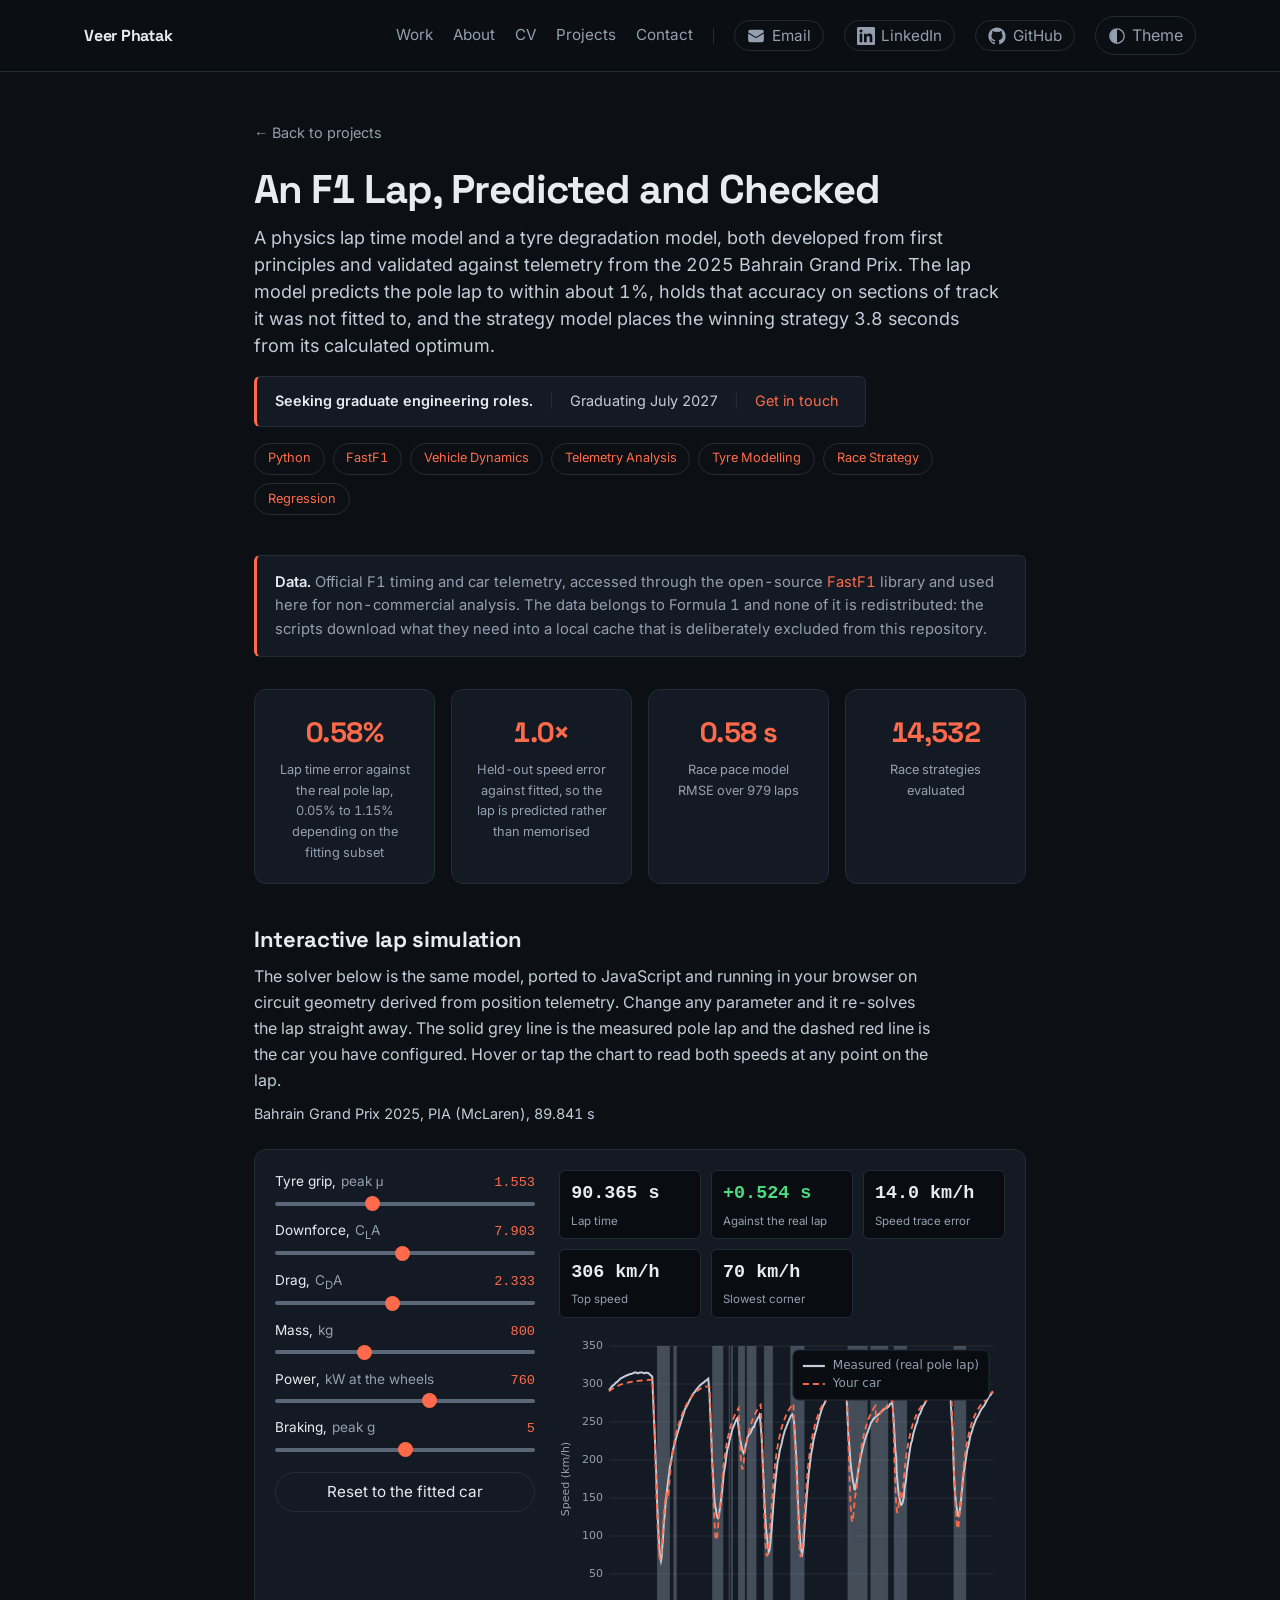
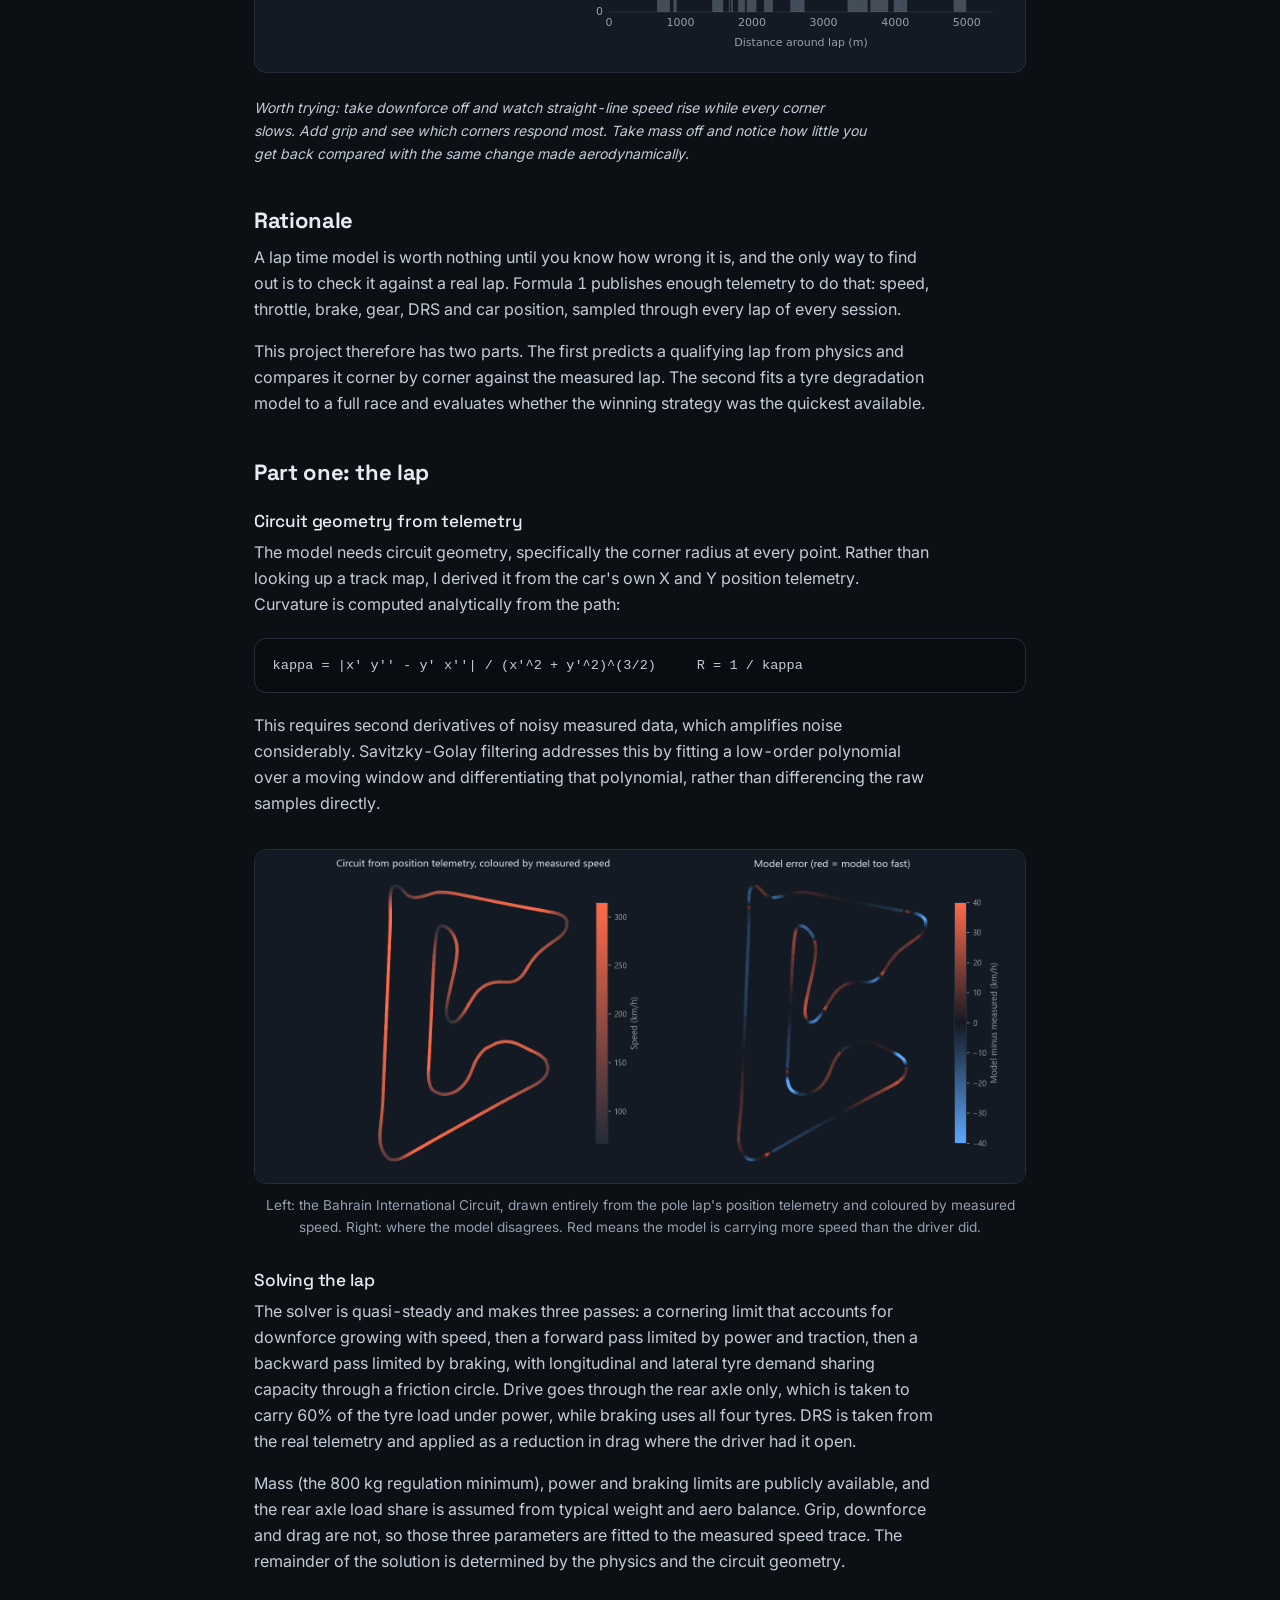
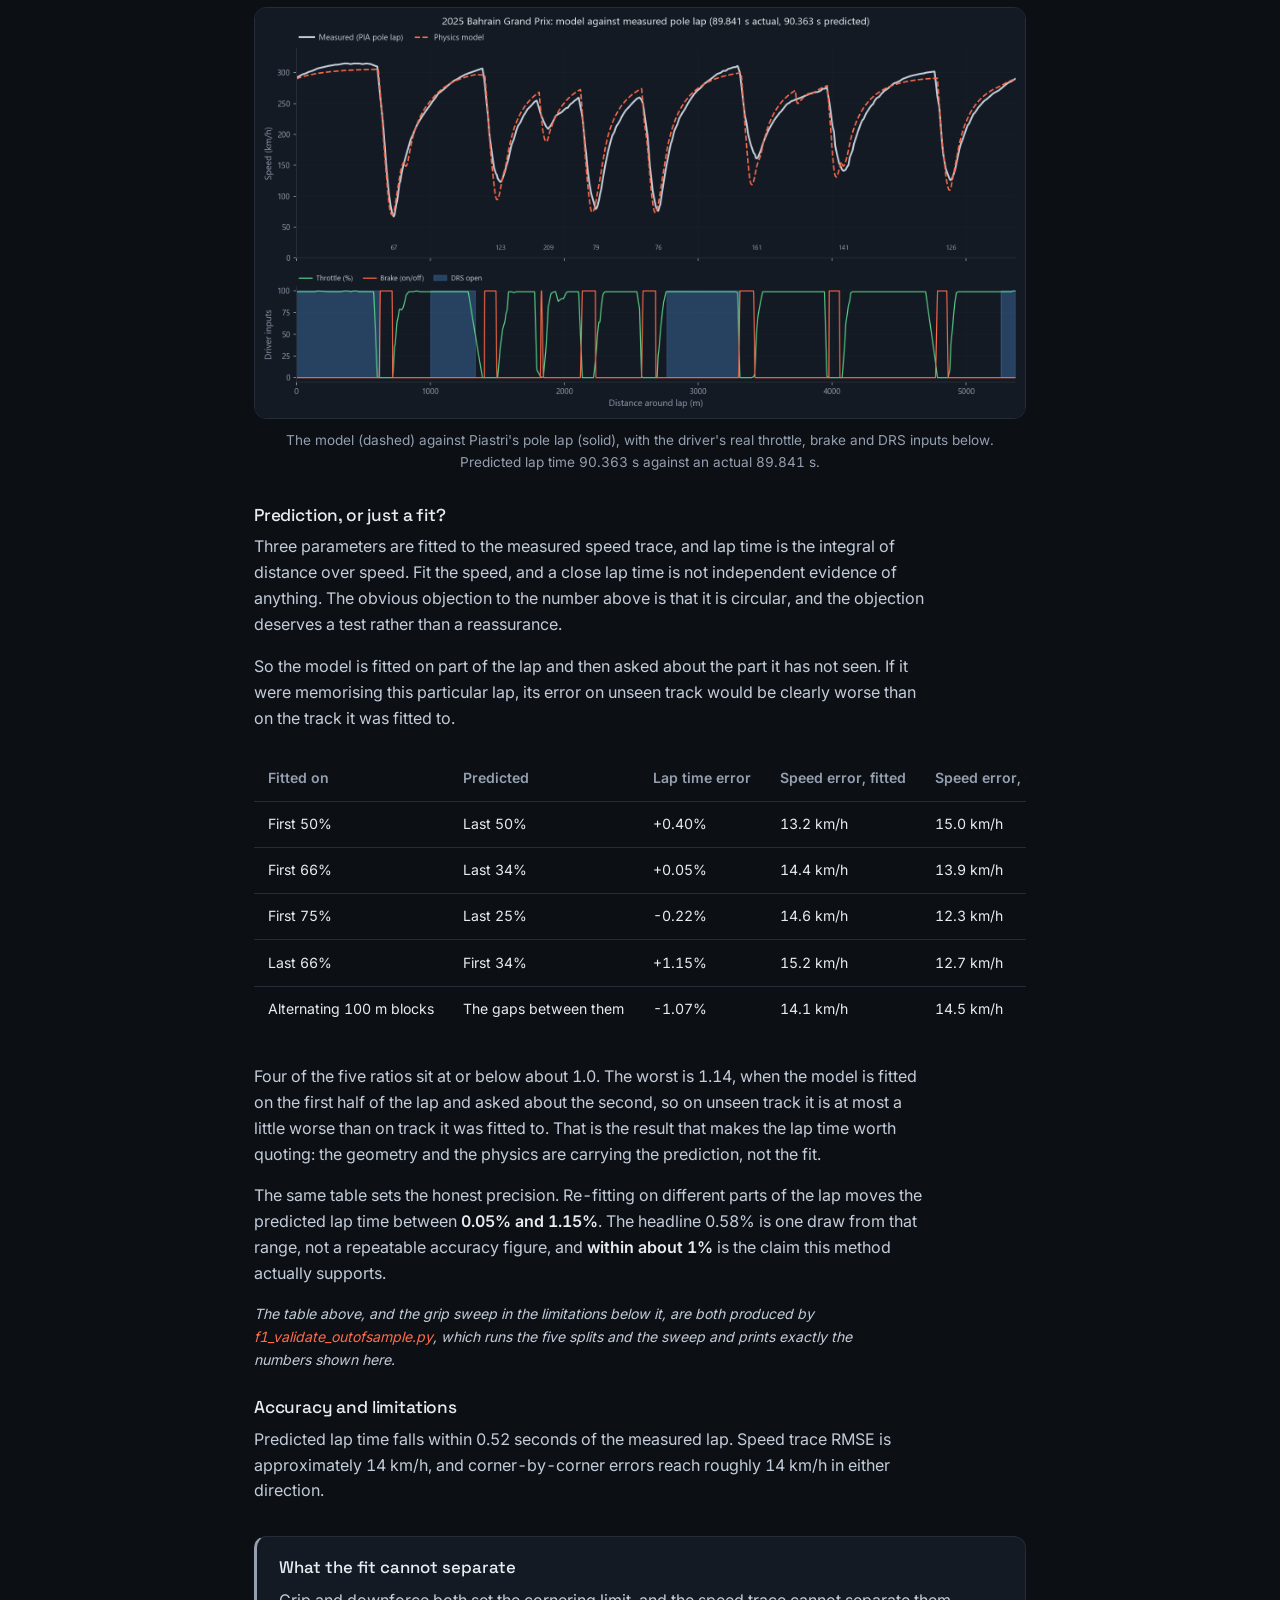
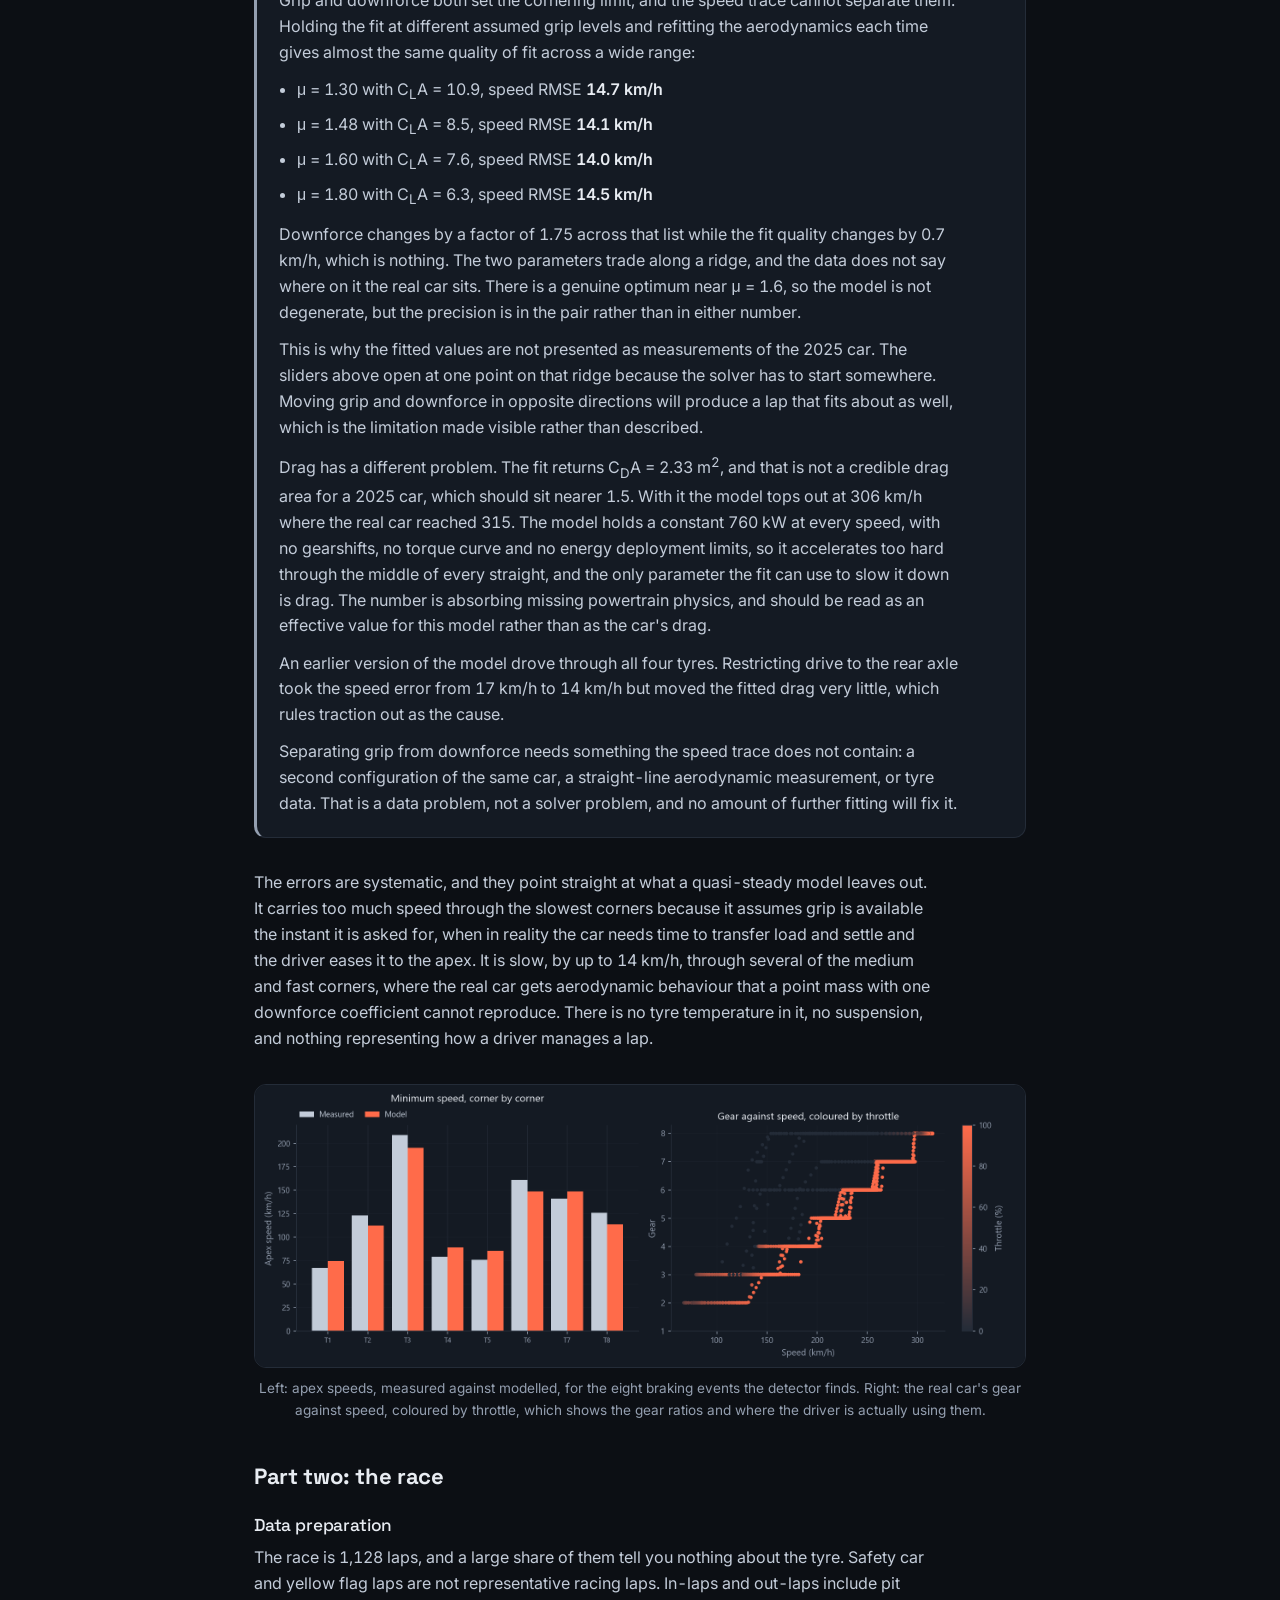
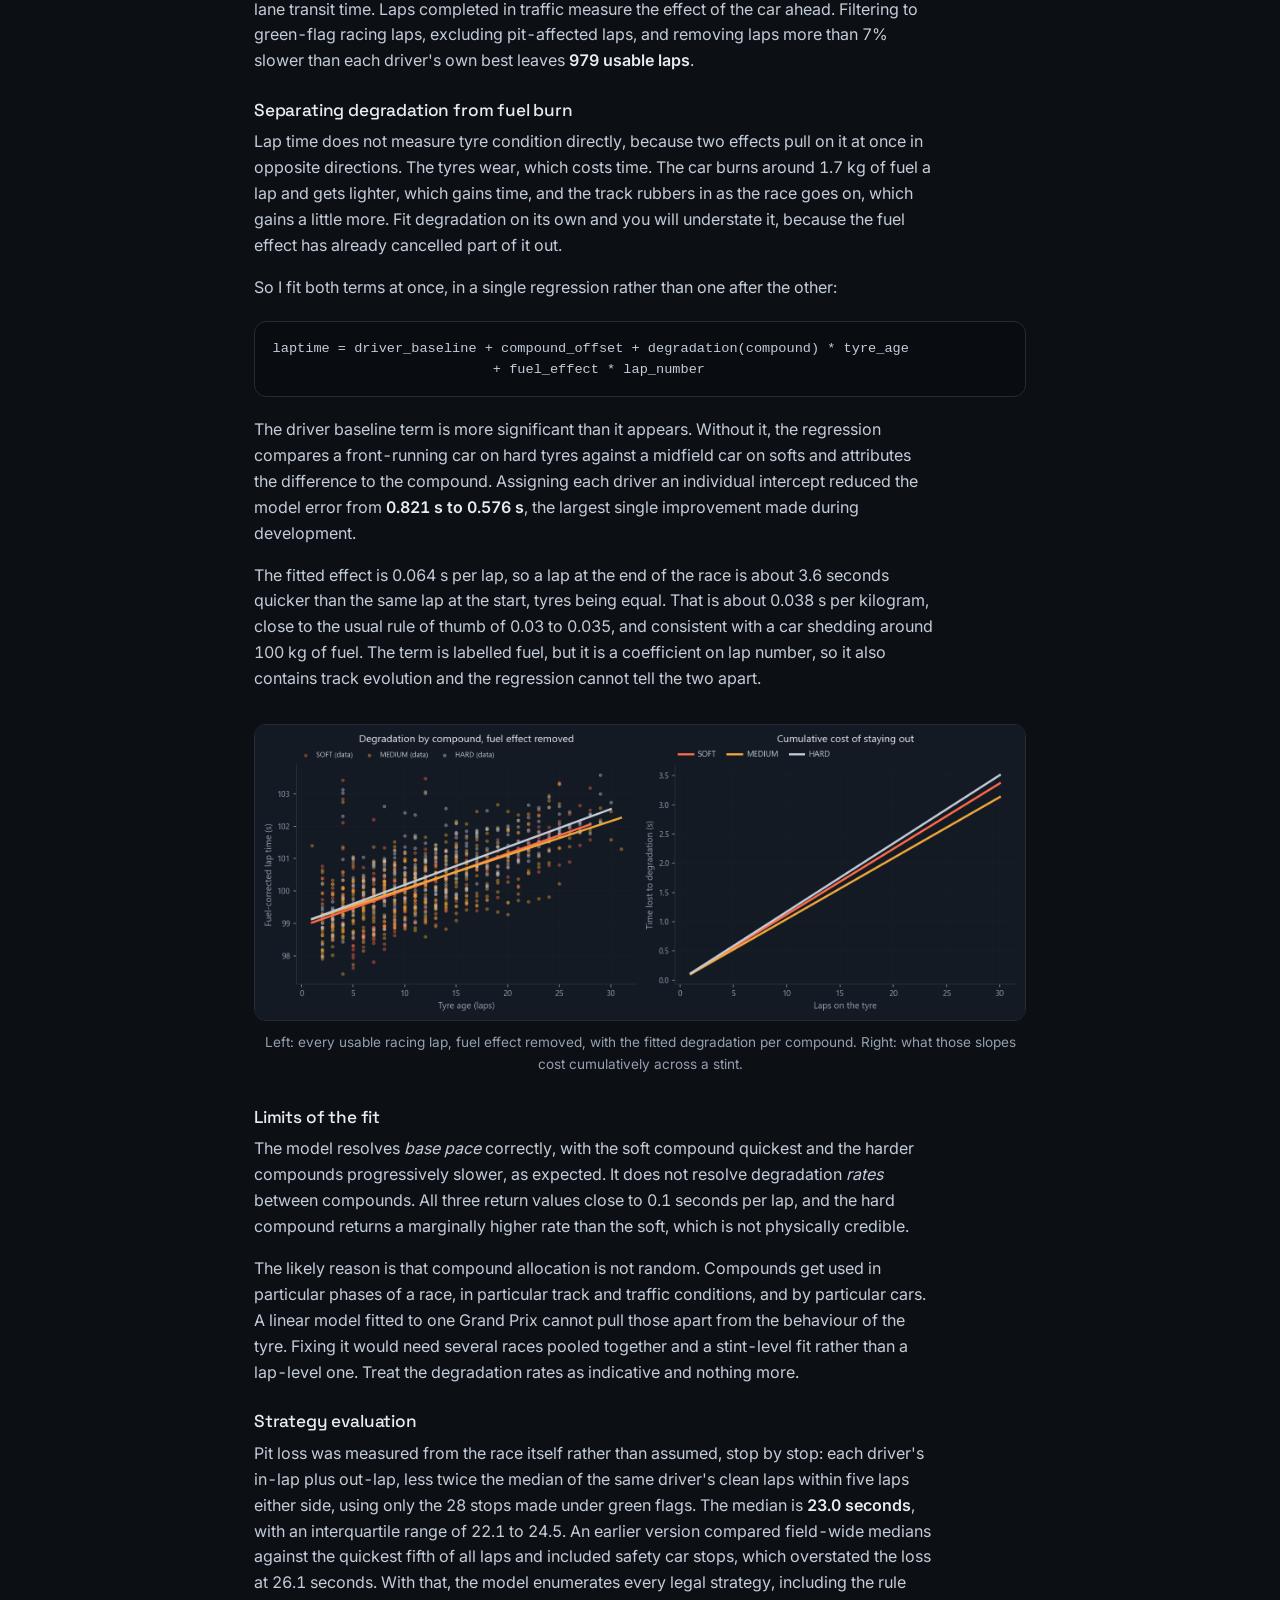
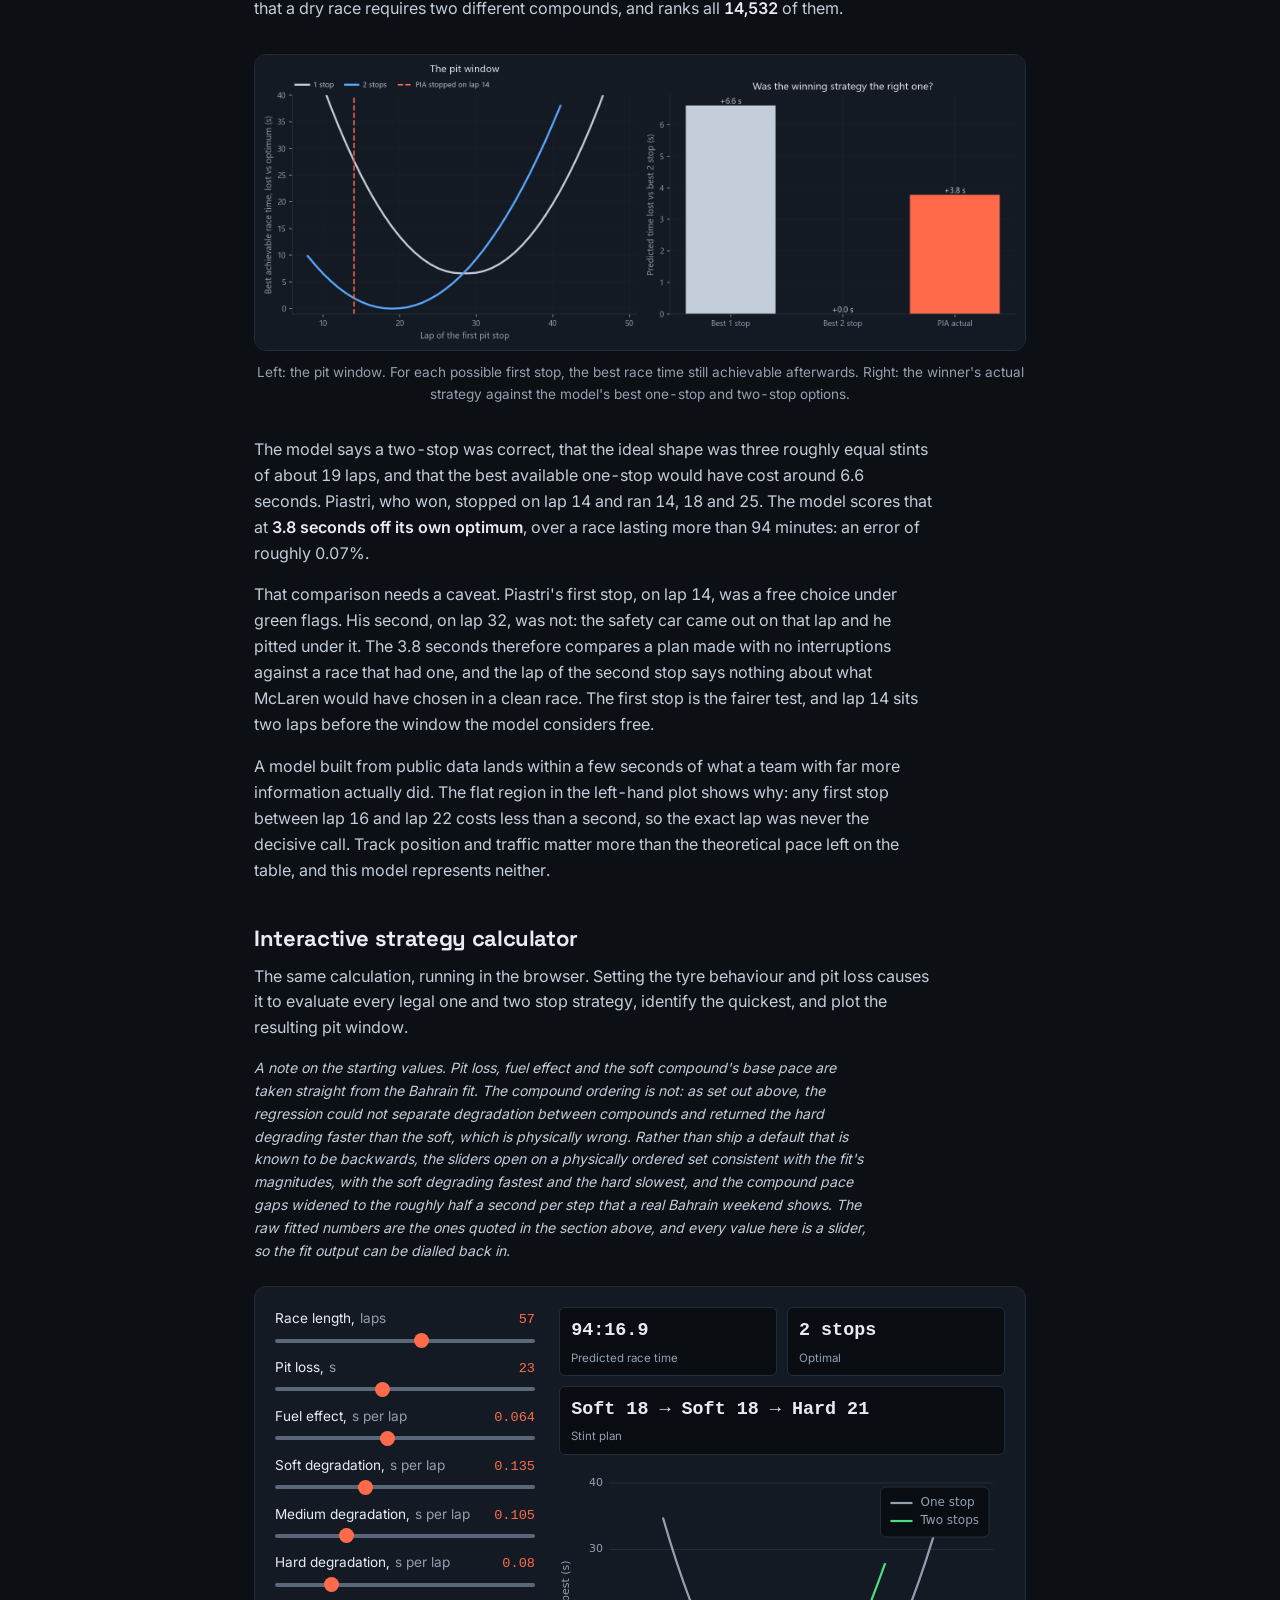
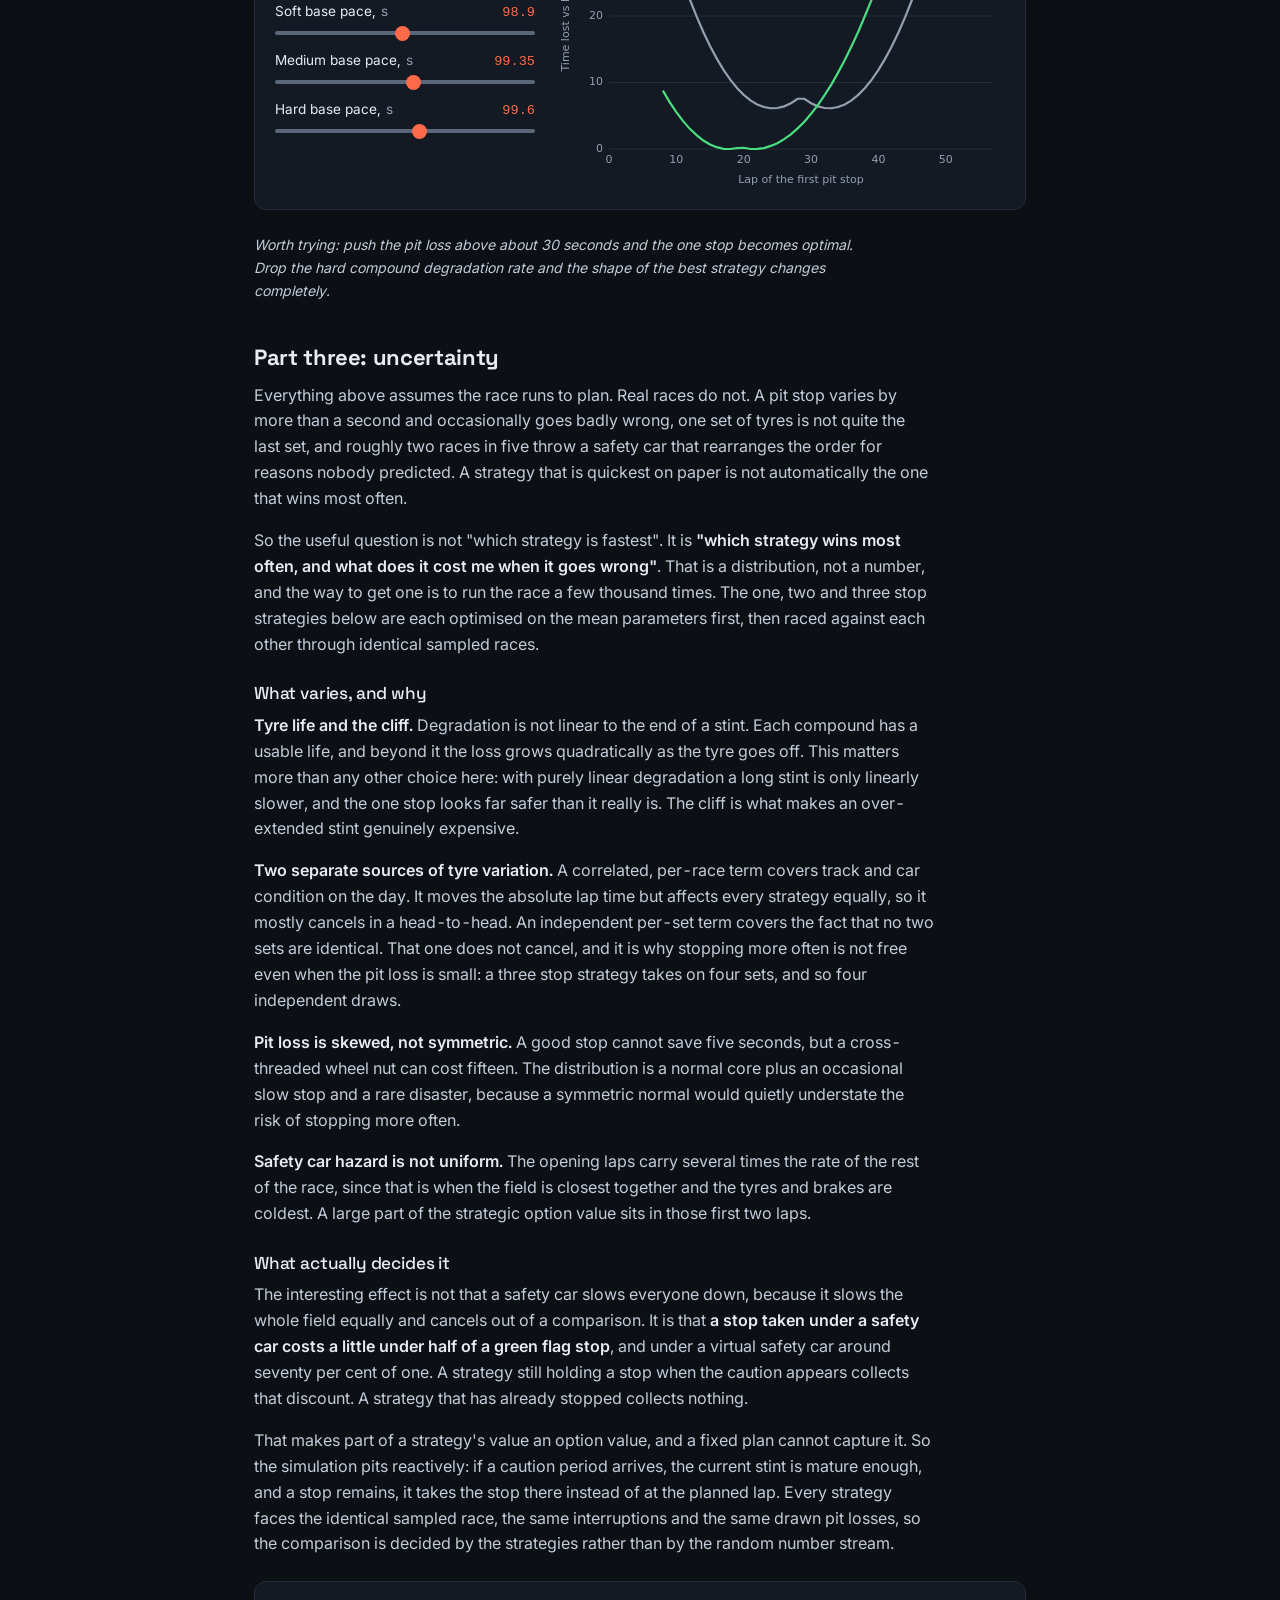
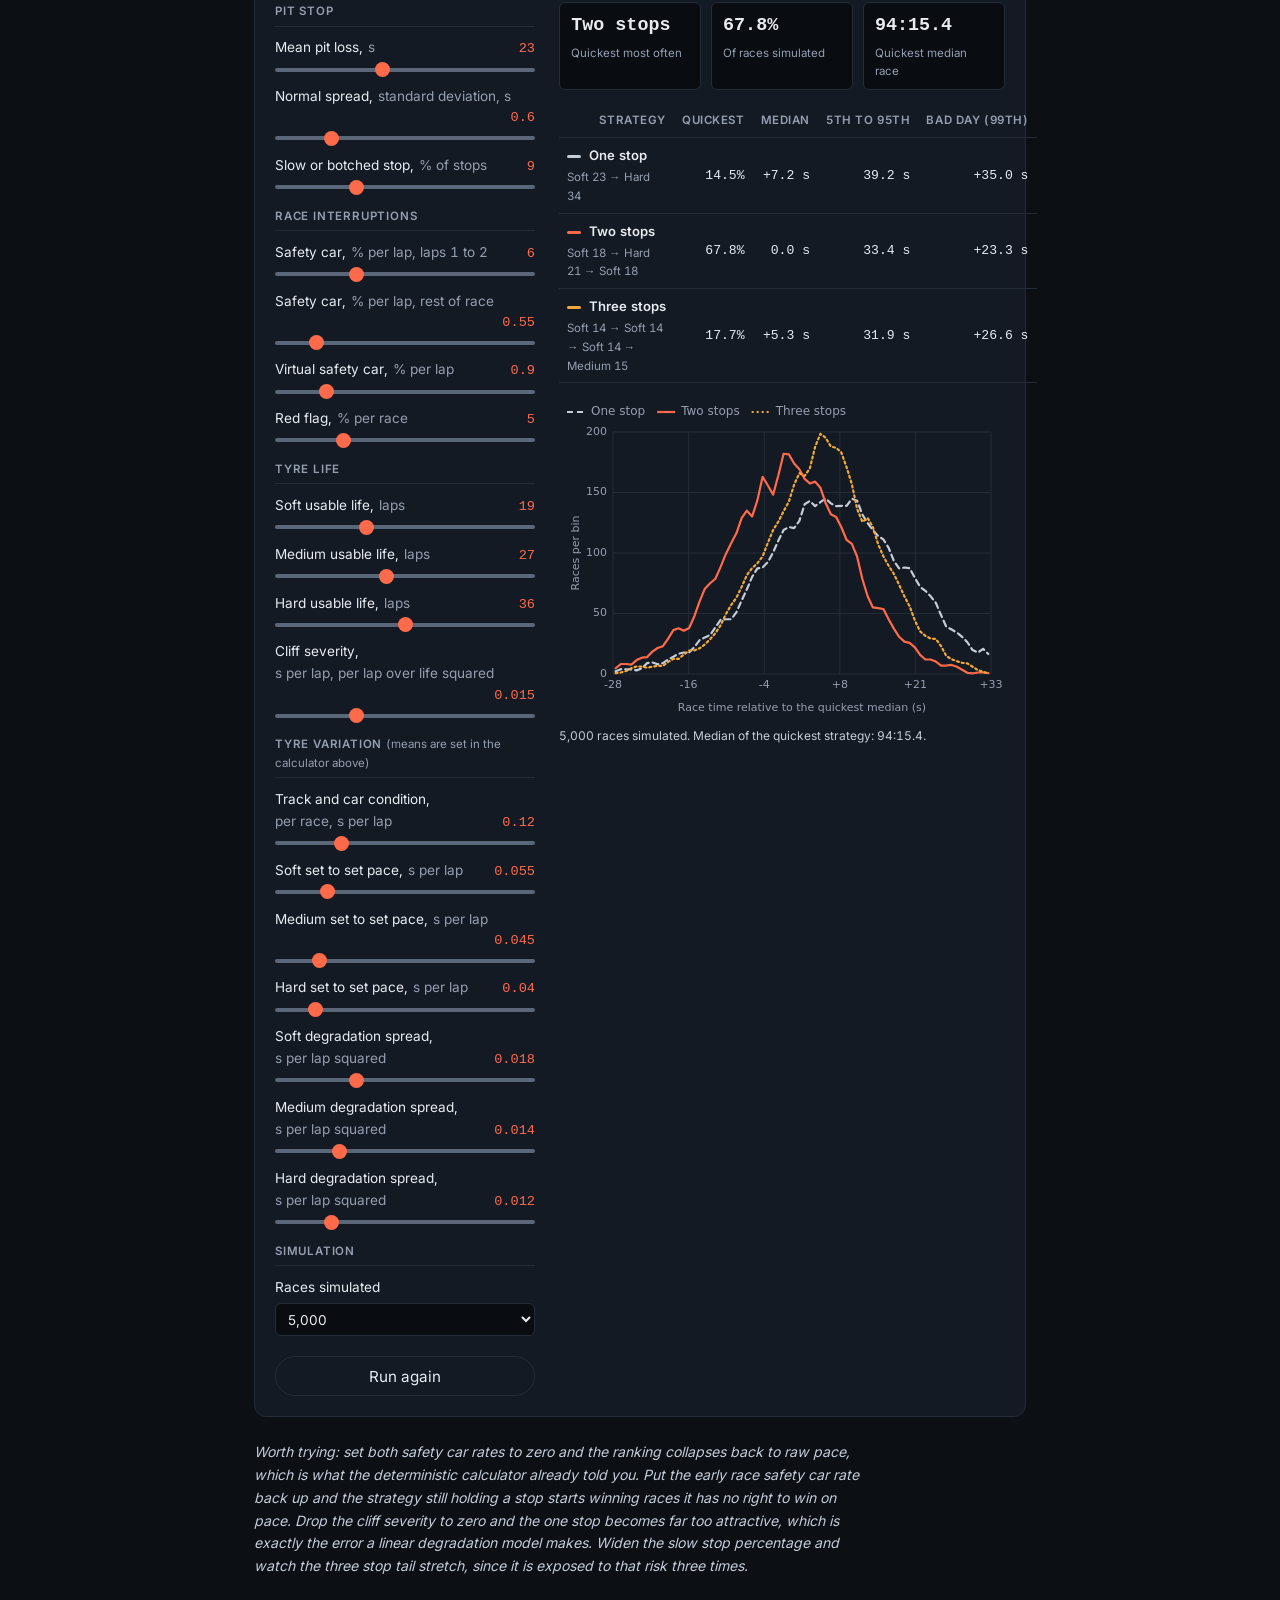
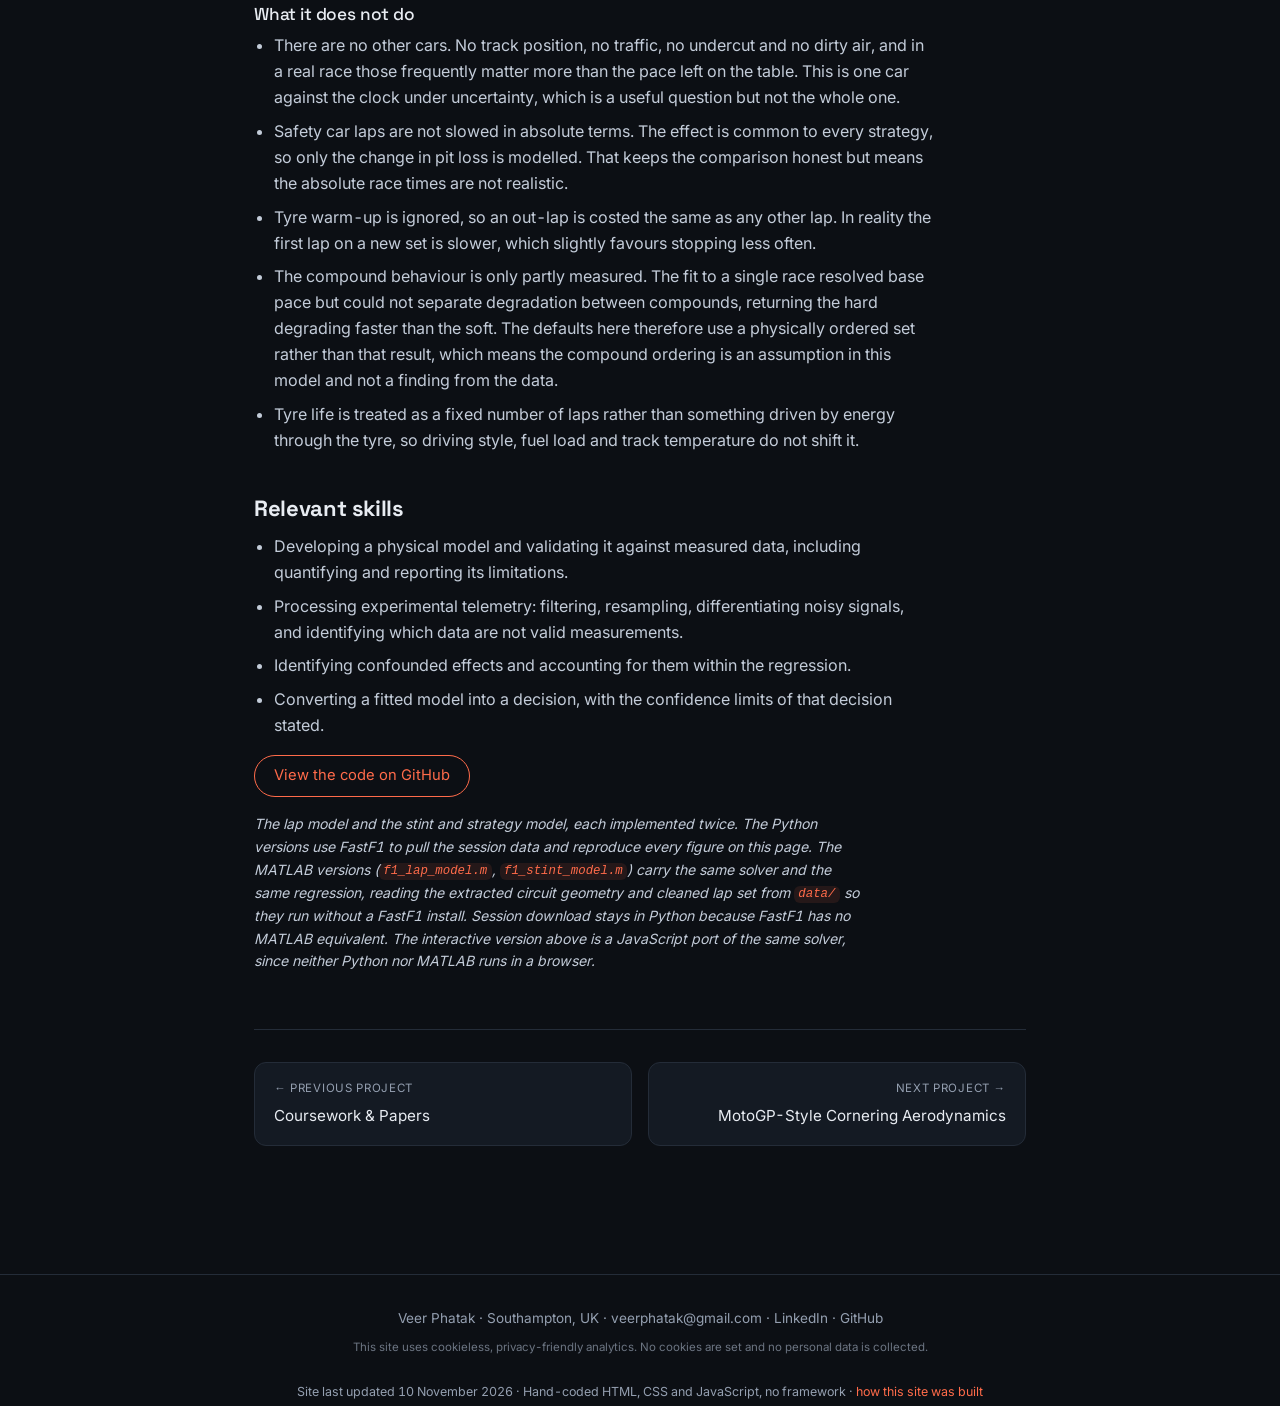
<file: f1-model.html>
<!DOCTYPE html>
<html lang="en">
<head>
  <meta charset="UTF-8">
  <meta name="viewport" content="width=device-width, initial-scale=1.0">
  <meta name="description" content="A physics lap time and race strategy model validated against real Formula 1 telemetry from the 2025 Bahrain Grand Prix.">
  <title>F1 Lap Time &amp; Race Strategy Model | Veer Phatak</title>
  <link rel="icon" href="favicon.svg" type="image/svg+xml">
  <link rel="canonical" href="https://veerphatak.github.io/f1-model.html">
  <meta property="og:type" content="website">
  <meta property="og:site_name" content="Veer Phatak">
  <meta property="og:title" content="F1 Lap Time &amp; Race Strategy Model | Veer Phatak">
  <meta property="og:description" content="A physics lap time model and tyre degradation model validated against 2025 Bahrain Grand Prix telemetry. Runs interactively in the browser.">
  <meta property="og:url" content="https://veerphatak.github.io/f1-model.html">
  <meta property="og:image" content="https://veerphatak.github.io/media/og-image.png">
  <meta property="og:image:width" content="1200">
  <meta property="og:image:height" content="630">
  <meta name="twitter:card" content="summary_large_image">
  <meta name="twitter:title" content="F1 Lap Time &amp; Race Strategy Model | Veer Phatak">
  <meta name="twitter:description" content="A physics lap time model and tyre degradation model validated against 2025 Bahrain Grand Prix telemetry. Runs interactively in the browser.">
  <meta name="twitter:image" content="https://veerphatak.github.io/media/og-image.png">
  <link rel="preload" href="fonts/spacegrotesk-700.woff2" as="font" type="font/woff2" crossorigin>
  <link rel="preload" href="fonts/inter-400.woff2" as="font" type="font/woff2" crossorigin>
  <script src="assets/theme.js"></script>
  <link rel="stylesheet" href="style.css">
  <script src="assets/sim.js" defer></script>
  <script src="assets/montecarlo.js" defer></script>
  <script data-goatcounter="https://veerphatak.goatcounter.com/count"
          async src="//gc.zgo.at/count.js"></script>
</head>
<body data-accent="f1">
  <a class="skip-link" href="#main">Skip to content</a>
  <nav class="nav">
    <div class="nav-inner">
      <a href="index.html" class="brand">Veer Phatak</a>
      <div class="nav-links">
        <a href="index.html#work">Work</a>
        <a href="index.html#about">About</a>
        <a href="cv.html">CV</a>
        <a href="index.html#projects">Projects</a>
        <a href="index.html#contact">Contact</a>
        <span class="nav-divider" aria-hidden="true"></span>
        <a class="nav-icon" href="mailto:veerphatak@gmail.com" aria-label="Email Veer Phatak" title="veerphatak@gmail.com">
          <svg viewBox="0 0 24 24" width="18" height="18" fill="currentColor" aria-hidden="true" focusable="false"><path d="M1.5 8.67v8.58a3 3 0 0 0 3 3h15a3 3 0 0 0 3-3V8.67l-8.928 5.493a3 3 0 0 1-3.144 0L1.5 8.67Z"/><path d="M22.5 6.908V6.75a3 3 0 0 0-3-3h-15a3 3 0 0 0-3 3v.158l9.714 5.978a1.5 1.5 0 0 0 1.572 0L22.5 6.908Z"/></svg>
          <span class="nav-icon-label">Email</span>
        </a>
        <a class="nav-icon" href="https://www.linkedin.com/in/veer-phatak-683665238" target="_blank" rel="noopener" aria-label="Veer Phatak on LinkedIn" title="LinkedIn">
          <svg viewBox="0 0 24 24" width="18" height="18" fill="currentColor" aria-hidden="true" focusable="false"><path d="M20.447 20.452h-3.554v-5.569c0-1.328-.027-3.037-1.852-3.037-1.853 0-2.136 1.445-2.136 2.939v5.667H9.351V9h3.414v1.561h.046c.477-.9 1.637-1.85 3.37-1.85 3.601 0 4.267 2.37 4.267 5.455v6.286ZM5.337 7.433a2.062 2.062 0 1 1 0-4.125 2.062 2.062 0 0 1 0 4.125Zm1.782 13.019H3.555V9h3.564v11.452ZM22.225 0H1.771C.792 0 0 .774 0 1.729v20.542C0 23.227.792 24 1.771 24h20.451C23.2 24 24 23.227 24 22.271V1.729C24 .774 23.2 0 22.222 0h.003Z"/></svg>
          <span class="nav-icon-label">LinkedIn</span>
        </a>
        <a class="nav-icon" href="https://github.com/veerphatak" target="_blank" rel="noopener" aria-label="Veer Phatak on GitHub" title="GitHub">
          <svg viewBox="0 0 24 24" width="18" height="18" fill="currentColor" aria-hidden="true" focusable="false"><path d="M12 .5C5.65.5.5 5.65.5 12c0 5.08 3.29 9.39 7.86 10.91.58.1.79-.25.79-.56v-2c-3.2.7-3.87-1.36-3.87-1.36-.52-1.33-1.28-1.68-1.28-1.68-1.04-.71.08-.7.08-.7 1.15.08 1.76 1.19 1.76 1.19 1.03 1.76 2.69 1.25 3.35.96.1-.75.4-1.25.73-1.54-2.55-.29-5.24-1.28-5.24-5.69 0-1.26.45-2.29 1.19-3.09-.12-.29-.52-1.46.11-3.05 0 0 .97-.31 3.18 1.18a11 11 0 0 1 5.78 0c2.2-1.49 3.17-1.18 3.17-1.18.63 1.59.23 2.76.11 3.05.74.8 1.19 1.83 1.19 3.09 0 4.42-2.69 5.39-5.26 5.68.41.36.78 1.06.78 2.14v3.17c0 .31.21.67.8.56A11.51 11.51 0 0 0 23.5 12C23.5 5.65 18.35.5 12 .5Z"/></svg>
          <span class="nav-icon-label">GitHub</span>
        </a>
        <button class="nav-icon theme-toggle" type="button" aria-label="Switch between the dark and light theme" aria-pressed="false" title="Switch to the light theme">
          <svg viewBox="0 0 24 24" width="18" height="18" fill="currentColor" aria-hidden="true" focusable="false"><path d="M12 3a9 9 0 1 0 0 18V3Z"/><path d="M12 1.5a10.5 10.5 0 1 0 0 21 10.5 10.5 0 0 0 0-21Zm0 1.8a8.7 8.7 0 1 1 0 17.4 8.7 8.7 0 0 1 0-17.4Z"/></svg>
          <span class="nav-icon-label">Theme</span>
        </button>

      </div>
    </div>
  </nav>

  <article class="wrap project" id="main">
    <a href="index.html#work" class="back">← Back to projects</a>

    <h1 class="project-title">An F1 Lap, Predicted and Checked</h1>
    <p class="project-hook">A physics lap time model and a tyre degradation model, both developed from first principles and validated against telemetry from the 2025 Bahrain Grand Prix. The lap model predicts the pole lap to within about 1%, holds that accuracy on sections of track it was not fitted to, and the strategy model places the winning strategy 3.8 seconds from its calculated optimum.</p>

    <p class="availability"><strong>Seeking graduate engineering roles.</strong> <span class="sep">|</span> Graduating July 2027 <span class="sep">|</span> <a href="mailto:veerphatak@gmail.com">Get in touch</a></p>

    <div class="meta">
      <span class="tag">Python</span>
      <span class="tag">FastF1</span>
      <span class="tag">Vehicle Dynamics</span>
      <span class="tag">Telemetry Analysis</span>
      <span class="tag">Tyre Modelling</span>
      <span class="tag">Race Strategy</span>
      <span class="tag">Regression</span>
    </div>

    <div class="notice">
      <strong>Data.</strong> Official F1 timing and car telemetry, accessed through the open-source <a href="https://github.com/theOehrly/Fast-F1" target="_blank" rel="noopener">FastF1</a> library and used here for non-commercial analysis. The data belongs to Formula 1 and none of it is redistributed: the scripts download what they need into a local cache that is deliberately excluded from this repository.
    </div>

    <div class="stats four">
      <div class="stat"><div class="num">0.58%</div><div class="label">Lap time error against the real pole lap, 0.05% to 1.15% depending on the fitting subset</div></div>
      <div class="stat"><div class="num">1.0&times;</div><div class="label">Held-out speed error against fitted, so the lap is predicted rather than memorised</div></div>
      <div class="stat"><div class="num">0.58 s</div><div class="label">Race pace model RMSE over 979 laps</div></div>
      <div class="stat"><div class="num">14,532</div><div class="label">Race strategies evaluated</div></div>
    </div>

    <h2>Interactive lap simulation</h2>
    <p>The solver below is the same model, ported to JavaScript and running in your browser on circuit geometry derived from position telemetry. Change any parameter and it re-solves the lap straight away. The solid grey line is the measured pole lap and the dashed red line is the car you have configured. Hover or tap the chart to read both speeds at any point on the lap.</p>
    <p class="sub-meta" id="simCircuit">Loading circuit data...</p>

    <div class="sim">
      <div class="sim-grid">
        <div class="sim-controls">
          <label>Tyre grip, <span class="muted">peak μ</span>
            <input type="range" id="mu" min="1.0" max="2.5" step="0.01" value="1.55">
            <output id="muVal"></output>
          </label>
          <label>Downforce, <span class="muted">C<sub>L</sub>A</span>
            <input type="range" id="clA" min="2" max="14" step="0.05" value="7.9">
            <output id="clAVal"></output>
          </label>
          <label>Drag, <span class="muted">C<sub>D</sub>A</span>
            <input type="range" id="cdA" min="0.6" max="4.5" step="0.05" value="2.35">
            <output id="cdAVal"></output>
          </label>
          <label>Mass, <span class="muted">kg</span>
            <input type="range" id="mass" min="700" max="1000" step="5" value="800">
            <output id="massVal"></output>
          </label>
          <label>Power, <span class="muted">kW at the wheels</span>
            <input type="range" id="power" min="400" max="1000" step="10" value="760">
            <output id="powerVal"></output>
          </label>
          <label>Braking, <span class="muted">peak g</span>
            <input type="range" id="brakeG" min="3" max="7" step="0.1" value="5">
            <output id="brakeGVal"></output>
          </label>
          <button id="resetSim" class="btn">Reset to the fitted car</button>
        </div>

        <div class="sim-output">
          <div class="sim-readouts">
            <div><span class="big" id="lapTime">–</span><span class="lbl">Lap time</span></div>
            <div><span class="big" id="lapDelta">–</span><span class="lbl">Against the real lap</span></div>
            <div><span class="big" id="lapRmse">–</span><span class="lbl">Speed trace error</span></div>
            <div><span class="big" id="lapVmax">–</span><span class="lbl">Top speed</span></div>
            <div><span class="big" id="lapVmin">–</span><span class="lbl">Slowest corner</span></div>
          </div>
          <canvas id="lapChart" role="img" aria-label="Speed against distance around the lap: the measured pole lap and the lap of the car configured with the sliders"></canvas>
        </div>
      </div>
    </div>

    <p class="muted-note">Worth trying: take downforce off and watch straight-line speed rise while every corner slows. Add grip and see which corners respond most. Take mass off and notice how little you get back compared with the same change made aerodynamically.</p>

    <h2>Rationale</h2>
    <p>A lap time model is worth nothing until you know how wrong it is, and the only way to find out is to check it against a real lap. Formula 1 publishes enough telemetry to do that: speed, throttle, brake, gear, DRS and car position, sampled through every lap of every session.</p>
    <p>This project therefore has two parts. The first predicts a qualifying lap from physics and compares it corner by corner against the measured lap. The second fits a tyre degradation model to a full race and evaluates whether the winning strategy was the quickest available.</p>

    <h2>Part one: the lap</h2>

    <h3>Circuit geometry from telemetry</h3>
    <p>The model needs circuit geometry, specifically the corner radius at every point. Rather than looking up a track map, I derived it from the car's own X and Y position telemetry. Curvature is computed analytically from the path:</p>

    <pre><code>kappa = |x' y'' - y' x''| / (x'^2 + y'^2)^(3/2)     R = 1 / kappa</code></pre>

    <p>This requires second derivatives of noisy measured data, which amplifies noise considerably. Savitzky-Golay filtering addresses this by fitting a low-order polynomial over a moving window and differentiating that polynomial, rather than differencing the raw samples directly.</p>

    <figure>
      <img src="media/figures/f1-track-map.png" alt="Left: the Bahrain circuit reconstructed from position telemetry, coloured by speed. Right: the same circuit coloured by the difference between model and measured speed." loading="lazy">
      <figcaption>Left: the Bahrain International Circuit, drawn entirely from the pole lap's position telemetry and coloured by measured speed. Right: where the model disagrees. Red means the model is carrying more speed than the driver did.</figcaption>
    </figure>

    <h3>Solving the lap</h3>
    <p>The solver is quasi-steady and makes three passes: a cornering limit that accounts for downforce growing with speed, then a forward pass limited by power and traction, then a backward pass limited by braking, with longitudinal and lateral tyre demand sharing capacity through a friction circle. Drive goes through the rear axle only, which is taken to carry 60% of the tyre load under power, while braking uses all four tyres. DRS is taken from the real telemetry and applied as a reduction in drag where the driver had it open.</p>
    <p>Mass (the 800 kg regulation minimum), power and braking limits are publicly available, and the rear axle load share is assumed from typical weight and aero balance. Grip, downforce and drag are not, so those three parameters are fitted to the measured speed trace. The remainder of the solution is determined by the physics and the circuit geometry.</p>

    <figure>
      <img src="media/figures/f1-speed-trace.png" alt="Upper: measured and modelled speed around the lap. Lower: throttle, brake and DRS traces from the real car." loading="lazy">
      <figcaption>The model (dashed) against Piastri's pole lap (solid), with the driver's real throttle, brake and DRS inputs below. Predicted lap time 90.363 s against an actual 89.841 s.</figcaption>
    </figure>

    <h3>Prediction, or just a fit?</h3>
    <p>Three parameters are fitted to the measured speed trace, and lap time is the integral of distance over speed. Fit the speed, and a close lap time is not independent evidence of anything. The obvious objection to the number above is that it is circular, and the objection deserves a test rather than a reassurance.</p>
    <p>So the model is fitted on part of the lap and then asked about the part it has not seen. If it were memorising this particular lap, its error on unseen track would be clearly worse than on the track it was fitted to.</p>

    <div class="tablewrap">
    <table class="spec data">
      <thead>
        <tr><th>Fitted on</th><th>Predicted</th><th>Lap time error</th><th>Speed error, fitted</th><th>Speed error, unseen</th><th>Ratio</th></tr>
      </thead>
      <tbody>
        <tr><td>First 50%</td><td>Last 50%</td><td>+0.40%</td><td>13.2 km/h</td><td>15.0 km/h</td><td>1.14</td></tr>
        <tr><td>First 66%</td><td>Last 34%</td><td>+0.05%</td><td>14.4 km/h</td><td>13.9 km/h</td><td>0.96</td></tr>
        <tr><td>First 75%</td><td>Last 25%</td><td>-0.22%</td><td>14.6 km/h</td><td>12.3 km/h</td><td>0.84</td></tr>
        <tr><td>Last 66%</td><td>First 34%</td><td>+1.15%</td><td>15.2 km/h</td><td>12.7 km/h</td><td>0.83</td></tr>
        <tr><td>Alternating 100 m blocks</td><td>The gaps between them</td><td>-1.07%</td><td>14.1 km/h</td><td>14.5 km/h</td><td>1.03</td></tr>
      </tbody>
    </table>
    </div>

    <p>Four of the five ratios sit at or below about 1.0. The worst is 1.14, when the model is fitted on the first half of the lap and asked about the second, so on unseen track it is at most a little worse than on track it was fitted to. That is the result that makes the lap time worth quoting: the geometry and the physics are carrying the prediction, not the fit.</p>
    <p>The same table sets the honest precision. Re-fitting on different parts of the lap moves the predicted lap time between <strong>0.05% and 1.15%</strong>. The headline 0.58% is one draw from that range, not a repeatable accuracy figure, and <strong>within about 1%</strong> is the claim this method actually supports.</p>
    <p class="muted-note">The table above, and the grip sweep in the limitations below it, are both produced by <a href="https://github.com/veerphatak/veerphatak.github.io/blob/main/code/f1-lapsim/f1_validate_outofsample.py" target="_blank" rel="noopener">f1_validate_outofsample.py</a>, which runs the five splits and the sweep and prints exactly the numbers shown here.</p>

    <h3>Accuracy and limitations</h3>
    <p>Predicted lap time falls within 0.52 seconds of the measured lap. Speed trace RMSE is approximately 14 km/h, and corner-by-corner errors reach roughly 14 km/h in either direction.</p>

    <div class="limits">
      <h3>What the fit cannot separate</h3>
      <p>Grip and downforce both set the cornering limit, and the speed trace cannot separate them. Holding the fit at different assumed grip levels and refitting the aerodynamics each time gives almost the same quality of fit across a wide range:</p>
      <ul>
        <li>&mu; = 1.30 with C<sub>L</sub>A = 10.9, speed RMSE <strong>14.7 km/h</strong></li>
        <li>&mu; = 1.48 with C<sub>L</sub>A = 8.5, speed RMSE <strong>14.1 km/h</strong></li>
        <li>&mu; = 1.60 with C<sub>L</sub>A = 7.6, speed RMSE <strong>14.0 km/h</strong></li>
        <li>&mu; = 1.80 with C<sub>L</sub>A = 6.3, speed RMSE <strong>14.5 km/h</strong></li>
      </ul>
      <p>Downforce changes by a factor of 1.75 across that list while the fit quality changes by 0.7 km/h, which is nothing. The two parameters trade along a ridge, and the data does not say where on it the real car sits. There is a genuine optimum near &mu; = 1.6, so the model is not degenerate, but the precision is in the pair rather than in either number.</p>
      <p>This is why the fitted values are not presented as measurements of the 2025 car. The sliders above open at one point on that ridge because the solver has to start somewhere. Moving grip and downforce in opposite directions will produce a lap that fits about as well, which is the limitation made visible rather than described.</p>
      <p>Drag has a different problem. The fit returns C<sub>D</sub>A = 2.33 m<sup>2</sup>, and that is not a credible drag area for a 2025 car, which should sit nearer 1.5. With it the model tops out at 306 km/h where the real car reached 315. The model holds a constant 760 kW at every speed, with no gearshifts, no torque curve and no energy deployment limits, so it accelerates too hard through the middle of every straight, and the only parameter the fit can use to slow it down is drag. The number is absorbing missing powertrain physics, and should be read as an effective value for this model rather than as the car's drag.</p>
      <p>An earlier version of the model drove through all four tyres. Restricting drive to the rear axle took the speed error from 17 km/h to 14 km/h but moved the fitted drag very little, which rules traction out as the cause.</p>
      <p>Separating grip from downforce needs something the speed trace does not contain: a second configuration of the same car, a straight-line aerodynamic measurement, or tyre data. That is a data problem, not a solver problem, and no amount of further fitting will fix it.</p>
    </div>
    <p>The errors are systematic, and they point straight at what a quasi-steady model leaves out. It carries too much speed through the slowest corners because it assumes grip is available the instant it is asked for, when in reality the car needs time to transfer load and settle and the driver eases it to the apex. It is slow, by up to 14 km/h, through several of the medium and fast corners, where the real car gets aerodynamic behaviour that a point mass with one downforce coefficient cannot reproduce. There is no tyre temperature in it, no suspension, and nothing representing how a driver manages a lap.</p>

    <figure>
      <img src="media/figures/f1-corner-gear.png" alt="Left: bar chart comparing measured and modelled minimum speed for each corner. Right: scatter of gear against speed coloured by throttle." loading="lazy">
      <figcaption>Left: apex speeds, measured against modelled, for the eight braking events the detector finds. Right: the real car's gear against speed, coloured by throttle, which shows the gear ratios and where the driver is actually using them.</figcaption>
    </figure>

    <h2>Part two: the race</h2>

    <h3>Data preparation</h3>
    <p>The race is 1,128 laps, and a large share of them tell you nothing about the tyre. Safety car and yellow flag laps are not representative racing laps. In-laps and out-laps include pit lane transit time. Laps completed in traffic measure the effect of the car ahead. Filtering to green-flag racing laps, excluding pit-affected laps, and removing laps more than 7% slower than each driver's own best leaves <strong>979 usable laps</strong>.</p>

    <h3>Separating degradation from fuel burn</h3>
    <p>Lap time does not measure tyre condition directly, because two effects pull on it at once in opposite directions. The tyres wear, which costs time. The car burns around 1.7 kg of fuel a lap and gets lighter, which gains time, and the track rubbers in as the race goes on, which gains a little more. Fit degradation on its own and you will understate it, because the fuel effect has already cancelled part of it out.</p>
    <p>So I fit both terms at once, in a single regression rather than one after the other:</p>

    <pre><code>laptime = driver_baseline + compound_offset + degradation(compound) * tyre_age
                           + fuel_effect * lap_number</code></pre>

    <p>The driver baseline term is more significant than it appears. Without it, the regression compares a front-running car on hard tyres against a midfield car on softs and attributes the difference to the compound. Assigning each driver an individual intercept reduced the model error from <strong>0.821 s to 0.576 s</strong>, the largest single improvement made during development.</p>
    <p>The fitted effect is 0.064 s per lap, so a lap at the end of the race is about 3.6 seconds quicker than the same lap at the start, tyres being equal. That is about 0.038 s per kilogram, close to the usual rule of thumb of 0.03 to 0.035, and consistent with a car shedding around 100 kg of fuel. The term is labelled fuel, but it is a coefficient on lap number, so it also contains track evolution and the regression cannot tell the two apart.</p>

    <figure>
      <img src="media/figures/f1-degradation.png" alt="Left: scatter of fuel-corrected lap time against tyre age for each compound with fitted lines. Right: cumulative time lost to degradation over 30 laps by compound." loading="lazy">
      <figcaption>Left: every usable racing lap, fuel effect removed, with the fitted degradation per compound. Right: what those slopes cost cumulatively across a stint.</figcaption>
    </figure>

    <h3>Limits of the fit</h3>
    <p>The model resolves <em>base pace</em> correctly, with the soft compound quickest and the harder compounds progressively slower, as expected. It does not resolve degradation <em>rates</em> between compounds. All three return values close to 0.1 seconds per lap, and the hard compound returns a marginally higher rate than the soft, which is not physically credible.</p>
    <p>The likely reason is that compound allocation is not random. Compounds get used in particular phases of a race, in particular track and traffic conditions, and by particular cars. A linear model fitted to one Grand Prix cannot pull those apart from the behaviour of the tyre. Fixing it would need several races pooled together and a stint-level fit rather than a lap-level one. Treat the degradation rates as indicative and nothing more.</p>

    <h3>Strategy evaluation</h3>
    <p>Pit loss was measured from the race itself rather than assumed, stop by stop: each driver's in-lap plus out-lap, less twice the median of the same driver's clean laps within five laps either side, using only the 28 stops made under green flags. The median is <strong>23.0 seconds</strong>, with an interquartile range of 22.1 to 24.5. An earlier version compared field-wide medians against the quickest fifth of all laps and included safety car stops, which overstated the loss at 26.1 seconds. With that, the model enumerates every legal strategy, including the rule that a dry race requires two different compounds, and ranks all <strong>14,532</strong> of them.</p>

    <figure>
      <img src="media/figures/f1-strategy.png" alt="Left: best achievable race time against the lap of the first pit stop, for one-stop and two-stop strategies. Right: bar chart comparing best one stop, best two stop and the winner's actual strategy." loading="lazy">
      <figcaption>Left: the pit window. For each possible first stop, the best race time still achievable afterwards. Right: the winner's actual strategy against the model's best one-stop and two-stop options.</figcaption>
    </figure>

    <p>The model says a two-stop was correct, that the ideal shape was three roughly equal stints of about 19 laps, and that the best available one-stop would have cost around 6.6 seconds. Piastri, who won, stopped on lap 14 and ran 14, 18 and 25. The model scores that at <strong>3.8 seconds off its own optimum</strong>, over a race lasting more than 94 minutes: an error of roughly 0.07%.</p>
    <p>That comparison needs a caveat. Piastri's first stop, on lap 14, was a free choice under green flags. His second, on lap 32, was not: the safety car came out on that lap and he pitted under it. The 3.8 seconds therefore compares a plan made with no interruptions against a race that had one, and the lap of the second stop says nothing about what McLaren would have chosen in a clean race. The first stop is the fairer test, and lap 14 sits two laps before the window the model considers free.</p>
    <p>A model built from public data lands within a few seconds of what a team with far more information actually did. The flat region in the left-hand plot shows why: any first stop between lap 16 and lap 22 costs less than a second, so the exact lap was never the decisive call. Track position and traffic matter more than the theoretical pace left on the table, and this model represents neither.</p>

    <h2>Interactive strategy calculator</h2>
    <p>The same calculation, running in the browser. Setting the tyre behaviour and pit loss causes it to evaluate every legal one and two stop strategy, identify the quickest, and plot the resulting pit window.</p>

    <p class="muted-note">A note on the starting values. Pit loss, fuel effect and the soft compound's base pace are taken straight from the Bahrain fit. The compound <em>ordering</em> is not: as set out above, the regression could not separate degradation between compounds and returned the hard degrading faster than the soft, which is physically wrong. Rather than ship a default that is known to be backwards, the sliders open on a physically ordered set consistent with the fit's magnitudes, with the soft degrading fastest and the hard slowest, and the compound pace gaps widened to the roughly half a second per step that a real Bahrain weekend shows. The raw fitted numbers are the ones quoted in the section above, and every value here is a slider, so the fit output can be dialled back in.</p>

    <div class="sim">
      <div class="sim-grid">
        <div class="sim-controls">
          <label>Race length, <span class="muted">laps</span>
            <input type="range" id="raceLaps" min="40" max="70" step="1" value="57">
            <output id="raceLapsVal"></output>
          </label>
          <label>Pit loss, <span class="muted">s</span>
            <input type="range" id="pitLoss" min="14" max="36" step="0.5" value="23">
            <output id="pitLossVal"></output>
          </label>
          <label>Fuel effect, <span class="muted">s per lap</span>
            <input type="range" id="fuelEffect" min="0" max="0.15" step="0.002" value="0.064">
            <output id="fuelEffectVal"></output>
          </label>
          <label>Soft degradation, <span class="muted">s per lap</span>
            <input type="range" id="degS" min="0" max="0.4" step="0.005" value="0.135">
            <output id="degSVal"></output>
          </label>
          <label>Medium degradation, <span class="muted">s per lap</span>
            <input type="range" id="degM" min="0" max="0.4" step="0.005" value="0.105">
            <output id="degMVal"></output>
          </label>
          <label>Hard degradation, <span class="muted">s per lap</span>
            <input type="range" id="degH" min="0" max="0.4" step="0.005" value="0.080">
            <output id="degHVal"></output>
          </label>
          <label>Soft base pace, <span class="muted">s</span>
            <input type="range" id="baseS" min="94" max="104" step="0.05" value="98.91">
            <output id="baseSVal"></output>
          </label>
          <label>Medium base pace, <span class="muted">s</span>
            <input type="range" id="baseM" min="94" max="104" step="0.05" value="99.35">
            <output id="baseMVal"></output>
          </label>
          <label>Hard base pace, <span class="muted">s</span>
            <input type="range" id="baseH" min="94" max="104" step="0.05" value="99.60">
            <output id="baseHVal"></output>
          </label>
        </div>

        <div class="sim-output">
          <div class="sim-readouts">
            <div><span class="big" id="stratTime">–</span><span class="lbl">Predicted race time</span></div>
            <div><span class="big" id="stratStops">–</span><span class="lbl">Optimal</span></div>
            <div class="wide"><span class="big" id="stratPlan">–</span><span class="lbl">Stint plan</span></div>
          </div>
          <canvas id="stratChart" role="img" aria-label="Time lost against the best strategy, by lap of the first pit stop, for one stop and two stop strategies"></canvas>
        </div>
      </div>
    </div>

    <p class="muted-note">Worth trying: push the pit loss above about 30 seconds and the one stop becomes optimal. Drop the hard compound degradation rate and the shape of the best strategy changes completely.</p>

    <h2>Part three: uncertainty</h2>

    <p>Everything above assumes the race runs to plan. Real races do not. A pit stop varies by more than a second and occasionally goes badly wrong, one set of tyres is not quite the last set, and roughly two races in five throw a safety car that rearranges the order for reasons nobody predicted. A strategy that is quickest on paper is not automatically the one that wins most often.</p>

    <p>So the useful question is not "which strategy is fastest". It is <strong>"which strategy wins most often, and what does it cost me when it goes wrong"</strong>. That is a distribution, not a number, and the way to get one is to run the race a few thousand times. The one, two and three stop strategies below are each optimised on the mean parameters first, then raced against each other through identical sampled races.</p>

    <h3>What varies, and why</h3>

    <p><strong>Tyre life and the cliff.</strong> Degradation is not linear to the end of a stint. Each compound has a usable life, and beyond it the loss grows quadratically as the tyre goes off. This matters more than any other choice here: with purely linear degradation a long stint is only linearly slower, and the one stop looks far safer than it really is. The cliff is what makes an over-extended stint genuinely expensive.</p>

    <p><strong>Two separate sources of tyre variation.</strong> A correlated, per-race term covers track and car condition on the day. It moves the absolute lap time but affects every strategy equally, so it mostly cancels in a head-to-head. An independent per-set term covers the fact that no two sets are identical. That one does not cancel, and it is why stopping more often is not free even when the pit loss is small: a three stop strategy takes on four sets, and so four independent draws.</p>

    <p><strong>Pit loss is skewed, not symmetric.</strong> A good stop cannot save five seconds, but a cross-threaded wheel nut can cost fifteen. The distribution is a normal core plus an occasional slow stop and a rare disaster, because a symmetric normal would quietly understate the risk of stopping more often.</p>

    <p><strong>Safety car hazard is not uniform.</strong> The opening laps carry several times the rate of the rest of the race, since that is when the field is closest together and the tyres and brakes are coldest. A large part of the strategic option value sits in those first two laps.</p>

    <h3>What actually decides it</h3>

    <p>The interesting effect is not that a safety car slows everyone down, because it slows the whole field equally and cancels out of a comparison. It is that <strong>a stop taken under a safety car costs a little under half of a green flag stop</strong>, and under a virtual safety car around seventy per cent of one. A strategy still holding a stop when the caution appears collects that discount. A strategy that has already stopped collects nothing.</p>

    <p>That makes part of a strategy's value an option value, and a fixed plan cannot capture it. So the simulation pits reactively: if a caution period arrives, the current stint is mature enough, and a stop remains, it takes the stop there instead of at the planned lap. Every strategy faces the identical sampled race, the same interruptions and the same drawn pit losses, so the comparison is decided by the strategies rather than by the random number stream.</p>

    <div class="sim">
      <div class="sim-grid">
        <div class="sim-controls">
          <p class="sim-group">Pit stop</p>
          <label>Mean pit loss, <span class="muted">s</span>
            <input type="range" id="mcPitMean" min="14" max="36" step="0.5" value="23">
            <output id="mcPitMeanVal"></output>
          </label>
          <label>Normal spread, <span class="muted">standard deviation, s</span>
            <input type="range" id="mcPitSd" min="0" max="3" step="0.05" value="0.6">
            <output id="mcPitSdVal"></output>
          </label>
          <label>Slow or botched stop, <span class="muted">% of stops</span>
            <input type="range" id="mcSlow" min="0" max="30" step="0.5" value="9">
            <output id="mcSlowVal"></output>
          </label>

          <p class="sim-group">Race interruptions</p>
          <label>Safety car, <span class="muted">% per lap, laps 1 to 2</span>
            <input type="range" id="mcScL1" min="0" max="20" step="0.25" value="6">
            <output id="mcScL1Val"></output>
          </label>
          <label>Safety car, <span class="muted">% per lap, rest of race</span>
            <input type="range" id="mcSc" min="0" max="4" step="0.05" value="0.55">
            <output id="mcScVal"></output>
          </label>
          <label>Virtual safety car, <span class="muted">% per lap</span>
            <input type="range" id="mcVsc" min="0" max="5" step="0.05" value="0.9">
            <output id="mcVscVal"></output>
          </label>
          <label>Red flag, <span class="muted">% per race</span>
            <input type="range" id="mcRf" min="0" max="20" step="0.5" value="5">
            <output id="mcRfVal"></output>
          </label>

          <p class="sim-group">Tyre life</p>
          <label>Soft usable life, <span class="muted">laps</span>
            <input type="range" id="lifeS" min="8" max="40" step="1" value="19">
            <output id="lifeSVal"></output>
          </label>
          <label>Medium usable life, <span class="muted">laps</span>
            <input type="range" id="lifeM" min="10" max="50" step="1" value="27">
            <output id="lifeMVal"></output>
          </label>
          <label>Hard usable life, <span class="muted">laps</span>
            <input type="range" id="lifeH" min="12" max="60" step="1" value="36">
            <output id="lifeHVal"></output>
          </label>
          <label>Cliff severity, <span class="muted">s per lap, per lap over life squared</span>
            <input type="range" id="mcCliff" min="0" max="0.05" step="0.001" value="0.015">
            <output id="mcCliffVal"></output>
          </label>

          <p class="sim-group">Tyre variation <span class="muted">(means are set in the calculator above)</span></p>
          <label>Track and car condition, <span class="muted">per race, s per lap</span>
            <input type="range" id="mcRaceSd" min="0" max="0.5" step="0.01" value="0.12">
            <output id="mcRaceSdVal"></output>
          </label>
          <label>Soft set to set pace, <span class="muted">s per lap</span>
            <input type="range" id="sdBaseS" min="0" max="0.3" step="0.005" value="0.055">
            <output id="sdBaseSVal"></output>
          </label>
          <label>Medium set to set pace, <span class="muted">s per lap</span>
            <input type="range" id="sdBaseM" min="0" max="0.3" step="0.005" value="0.045">
            <output id="sdBaseMVal"></output>
          </label>
          <label>Hard set to set pace, <span class="muted">s per lap</span>
            <input type="range" id="sdBaseH" min="0" max="0.3" step="0.005" value="0.040">
            <output id="sdBaseHVal"></output>
          </label>
          <label>Soft degradation spread, <span class="muted">s per lap squared</span>
            <input type="range" id="sdDegS" min="0" max="0.06" step="0.001" value="0.018">
            <output id="sdDegSVal"></output>
          </label>
          <label>Medium degradation spread, <span class="muted">s per lap squared</span>
            <input type="range" id="sdDegM" min="0" max="0.06" step="0.001" value="0.014">
            <output id="sdDegMVal"></output>
          </label>
          <label>Hard degradation spread, <span class="muted">s per lap squared</span>
            <input type="range" id="sdDegH" min="0" max="0.06" step="0.001" value="0.012">
            <output id="sdDegHVal"></output>
          </label>

          <p class="sim-group">Simulation</p>
          <label>Races simulated
            <select id="mcRuns">
              <option value="1000">1,000</option>
              <option value="5000" selected>5,000</option>
              <option value="20000">20,000</option>
            </select>
          </label>
          <button id="mcRun" class="btn">Run again</button>
        </div>

        <div class="sim-output">
          <div class="sim-readouts">
            <div><span class="big" id="mcWinner">–</span><span class="lbl">Quickest most often</span></div>
            <div><span class="big" id="mcWinProb">–</span><span class="lbl">Of races simulated</span></div>
            <div><span class="big" id="mcMedianTime">–</span><span class="lbl">Quickest median race</span></div>
          </div>

          <table class="mc-table">
            <thead>
              <tr><th>Strategy</th><th>Quickest</th><th>Median</th><th>5th to 95th</th><th>Bad day (99th)</th></tr>
            </thead>
            <tbody>
              <tr>
                <th scope="row"><span class="key one"></span>One stop<span class="plan" id="mc_one_plan">–</span></th>
                <td id="mc_one_win">–</td><td id="mc_one_med">–</td><td id="mc_one_spread">–</td><td id="mc_one_worst">–</td>
              </tr>
              <tr>
                <th scope="row"><span class="key two"></span>Two stops<span class="plan" id="mc_two_plan">–</span></th>
                <td id="mc_two_win">–</td><td id="mc_two_med">–</td><td id="mc_two_spread">–</td><td id="mc_two_worst">–</td>
              </tr>
              <tr>
                <th scope="row"><span class="key three"></span>Three stops<span class="plan" id="mc_three_plan">–</span></th>
                <td id="mc_three_win">–</td><td id="mc_three_med">–</td><td id="mc_three_spread">–</td><td id="mc_three_worst">–</td>
              </tr>
            </tbody>
          </table>

          <canvas id="mcChart" role="img" aria-label="Distribution of simulated race times for the one, two and three stop strategies, relative to the quickest median"></canvas>
          <p class="mc-status" id="mcStatus">Running...</p>
        </div>
      </div>
    </div>

    <p class="muted-note">Worth trying: set both safety car rates to zero and the ranking collapses back to raw pace, which is what the deterministic calculator already told you. Put the early race safety car rate back up and the strategy still holding a stop starts winning races it has no right to win on pace. Drop the cliff severity to zero and the one stop becomes far too attractive, which is exactly the error a linear degradation model makes. Widen the slow stop percentage and watch the three stop tail stretch, since it is exposed to that risk three times.</p>

    <h3>What it does not do</h3>
    <ul>
      <li>There are no other cars. No track position, no traffic, no undercut and no dirty air, and in a real race those frequently matter more than the pace left on the table. This is one car against the clock under uncertainty, which is a useful question but not the whole one.</li>
      <li>Safety car laps are not slowed in absolute terms. The effect is common to every strategy, so only the change in pit loss is modelled. That keeps the comparison honest but means the absolute race times are not realistic.</li>
      <li>Tyre warm-up is ignored, so an out-lap is costed the same as any other lap. In reality the first lap on a new set is slower, which slightly favours stopping less often.</li>
      <li>The compound behaviour is only partly measured. The fit to a single race resolved base pace but could not separate degradation between compounds, returning the hard degrading faster than the soft. The defaults here therefore use a physically ordered set rather than that result, which means the compound ordering is an assumption in this model and not a finding from the data.</li>
      <li>Tyre life is treated as a fixed number of laps rather than something driven by energy through the tyre, so driving style, fuel load and track temperature do not shift it.</li>
    </ul>

    <h2>Relevant skills</h2>
    <ul>
      <li>Developing a physical model and validating it against measured data, including quantifying and reporting its limitations.</li>
      <li>Processing experimental telemetry: filtering, resampling, differentiating noisy signals, and identifying which data are not valid measurements.</li>
      <li>Identifying confounded effects and accounting for them within the regression.</li>
      <li>Converting a fitted model into a decision, with the confidence limits of that decision stated.</li>
    </ul>

    <p>
      <a class="dl" href="https://github.com/veerphatak/veerphatak.github.io/tree/main/code/f1-lapsim" target="_blank" rel="noopener">View the code on GitHub</a>
    </p>
    <p class="muted-note">The lap model and the stint and strategy model, each implemented twice. The Python versions use FastF1 to pull the session data and reproduce every figure on this page. The MATLAB versions (<code>f1_lap_model.m</code>, <code>f1_stint_model.m</code>) carry the same solver and the same regression, reading the extracted circuit geometry and cleaned lap set from <code>data/</code> so they run without a FastF1 install. Session download stays in Python because FastF1 has no MATLAB equivalent. The interactive version above is a JavaScript port of the same solver, since neither Python nor MATLAB runs in a browser.</p>
    <nav class="pagenav" aria-label="Project navigation">
      <a class="prev" href="coursework.html"><span class="dir">&larr; Previous project</span><span class="ttl">Coursework &amp; Papers</span></a>
      <a class="next" href="motogp.html"><span class="dir">Next project &rarr;</span><span class="ttl">MotoGP-Style Cornering Aerodynamics</span></a>
    </nav>

  </article>

  <footer>
    <div class="footer-inner">Veer Phatak · Southampton, UK · <a href="mailto:veerphatak@gmail.com">veerphatak@gmail.com</a> · <a href="https://www.linkedin.com/in/veer-phatak-683665238" target="_blank" rel="noopener">LinkedIn</a> · <a href="https://github.com/veerphatak" target="_blank" rel="noopener">GitHub</a></div>
    <div class="footer-note">This site uses cookieless, privacy-friendly analytics. No cookies are set and no personal data is collected.</div>
    <div class="footer-updated">Site last updated 10 November 2026 &middot; Hand-coded HTML, CSS and JavaScript, no framework &middot; <a href="about-this-site.html">how this site was built</a></div>
  </footer>
</body>
</html>
</file>
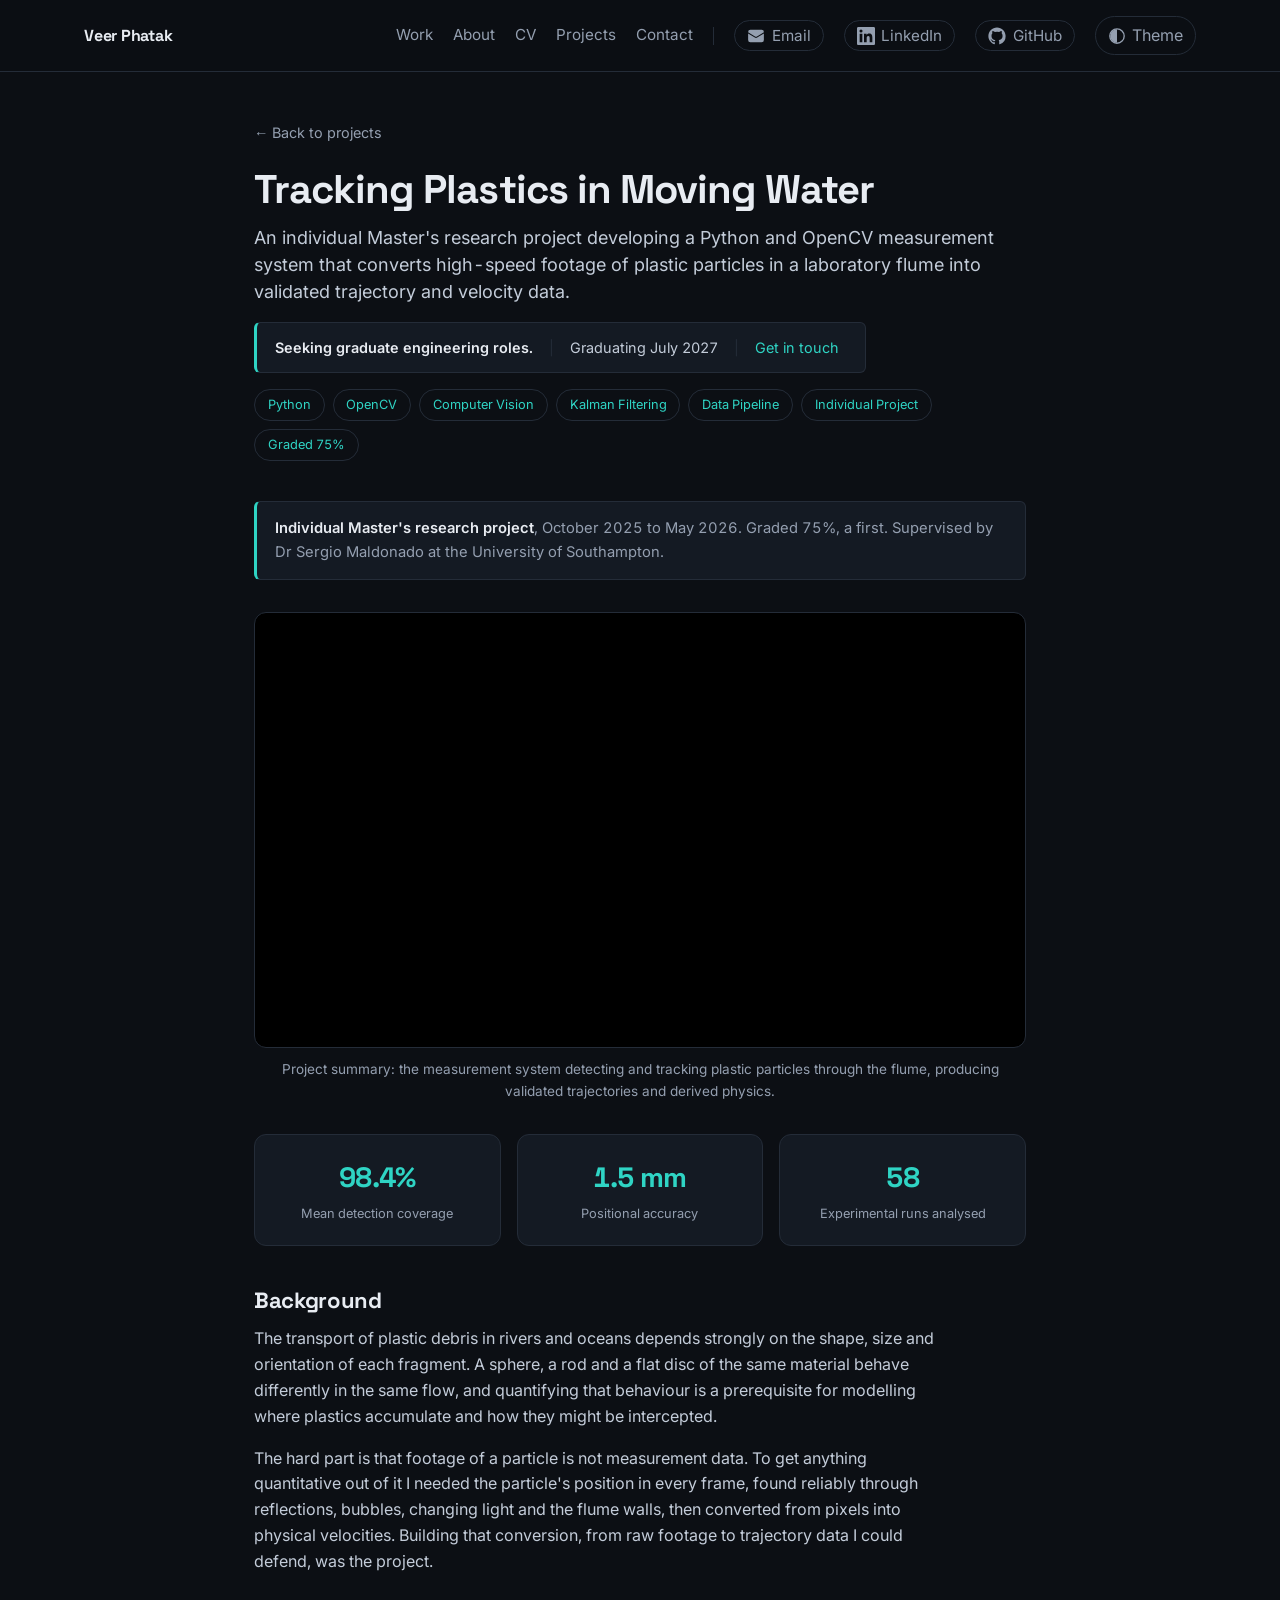
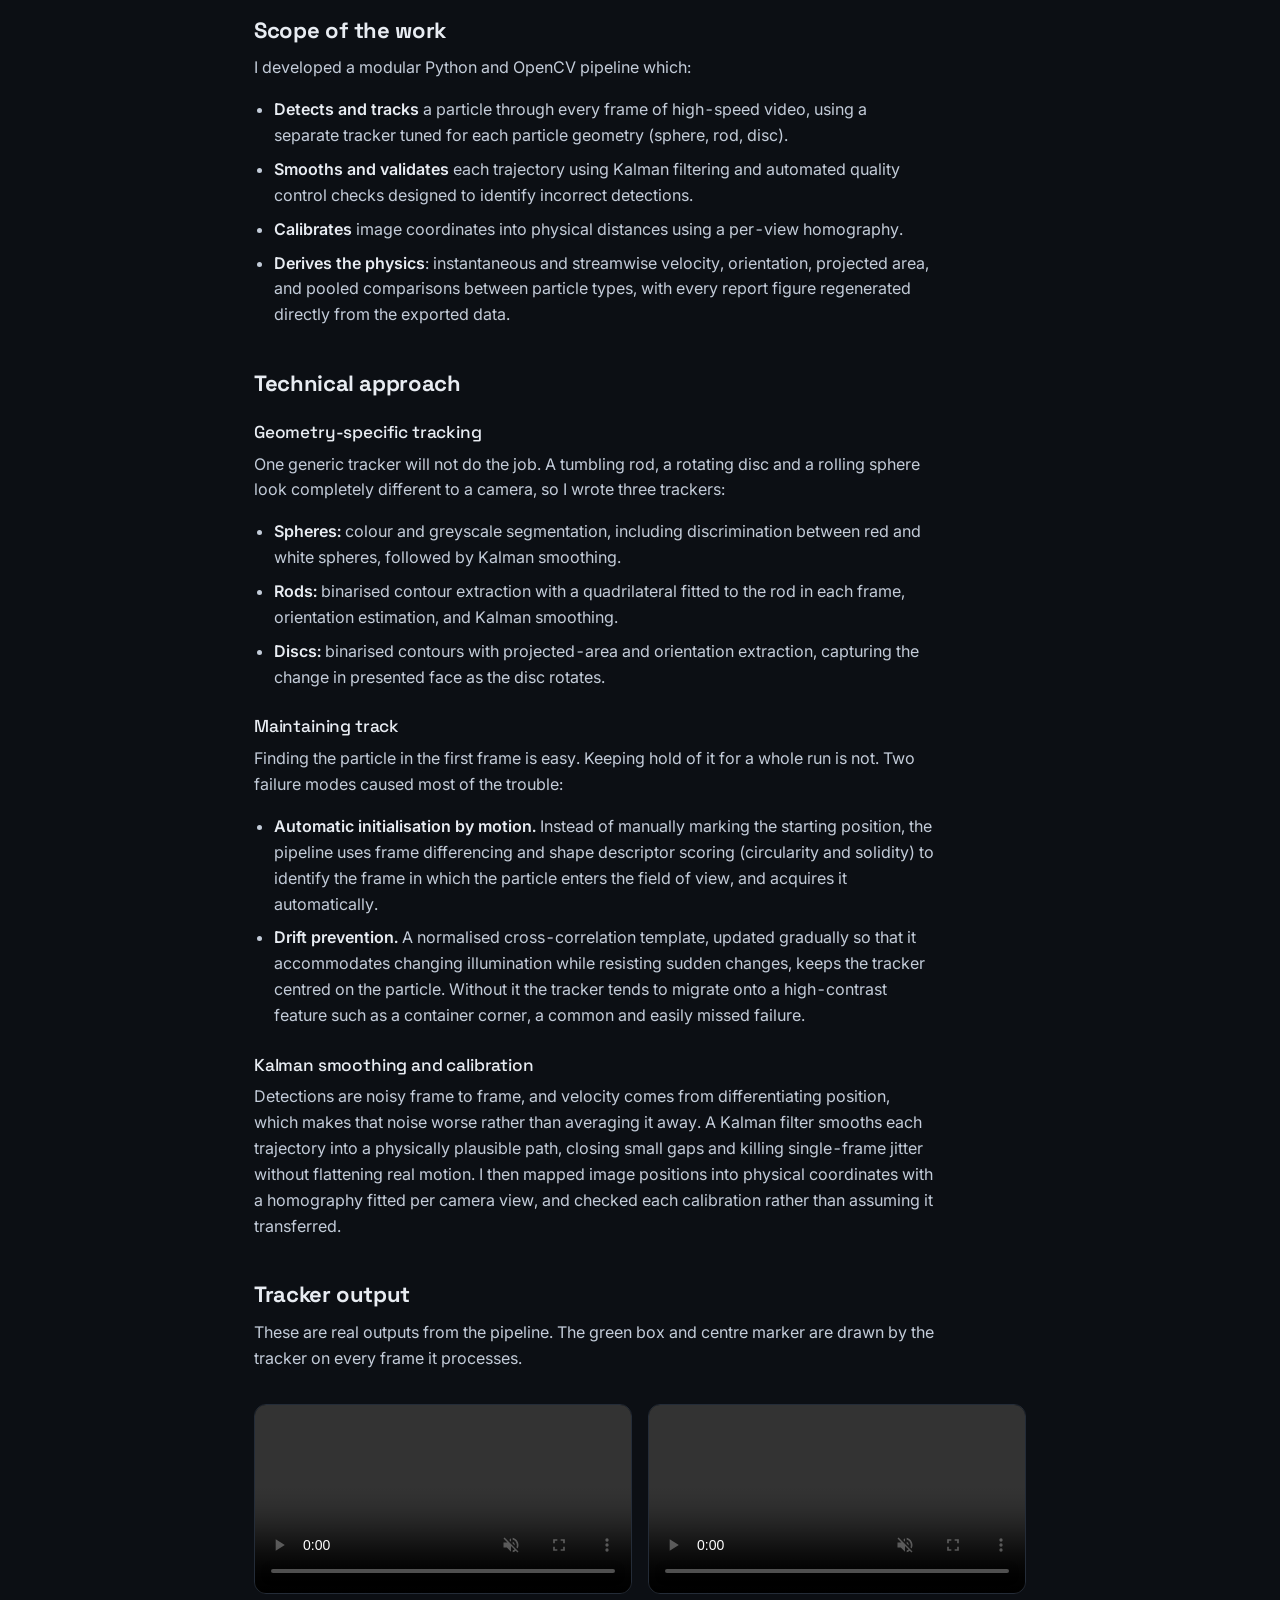
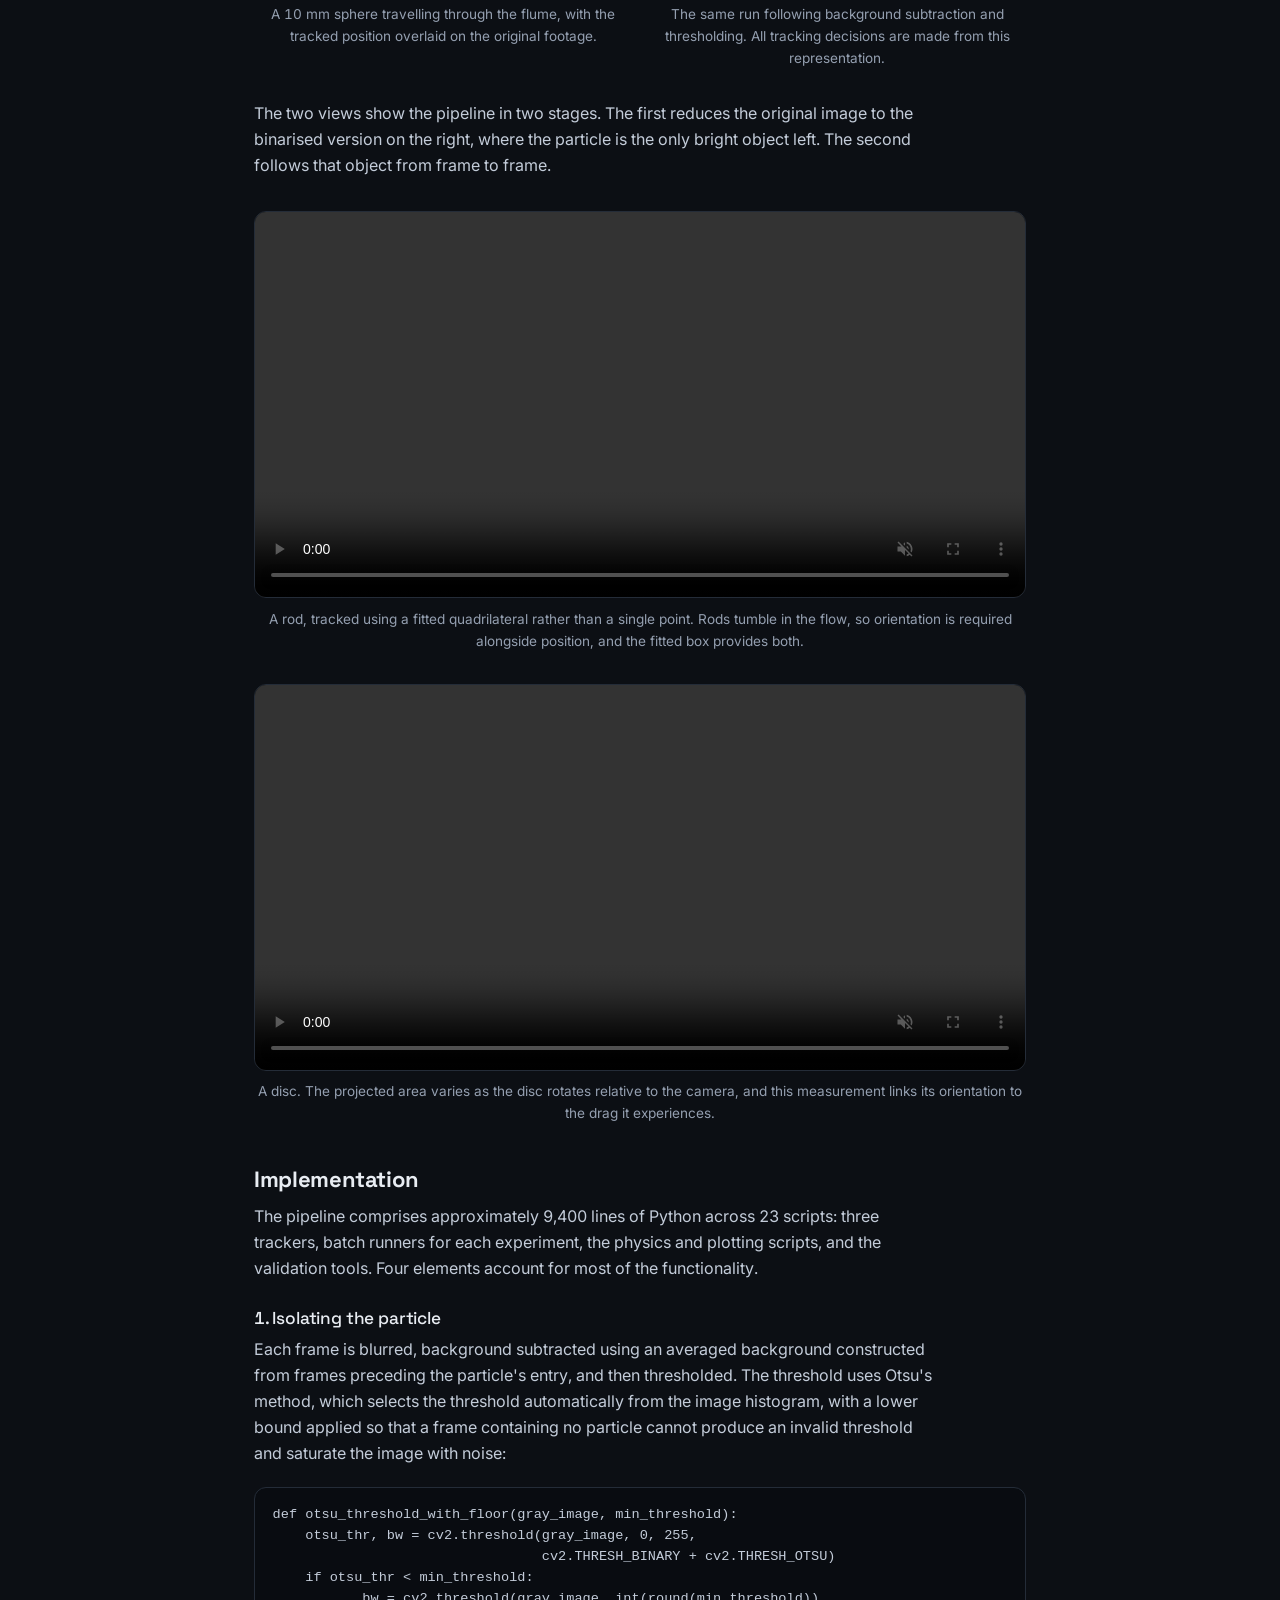
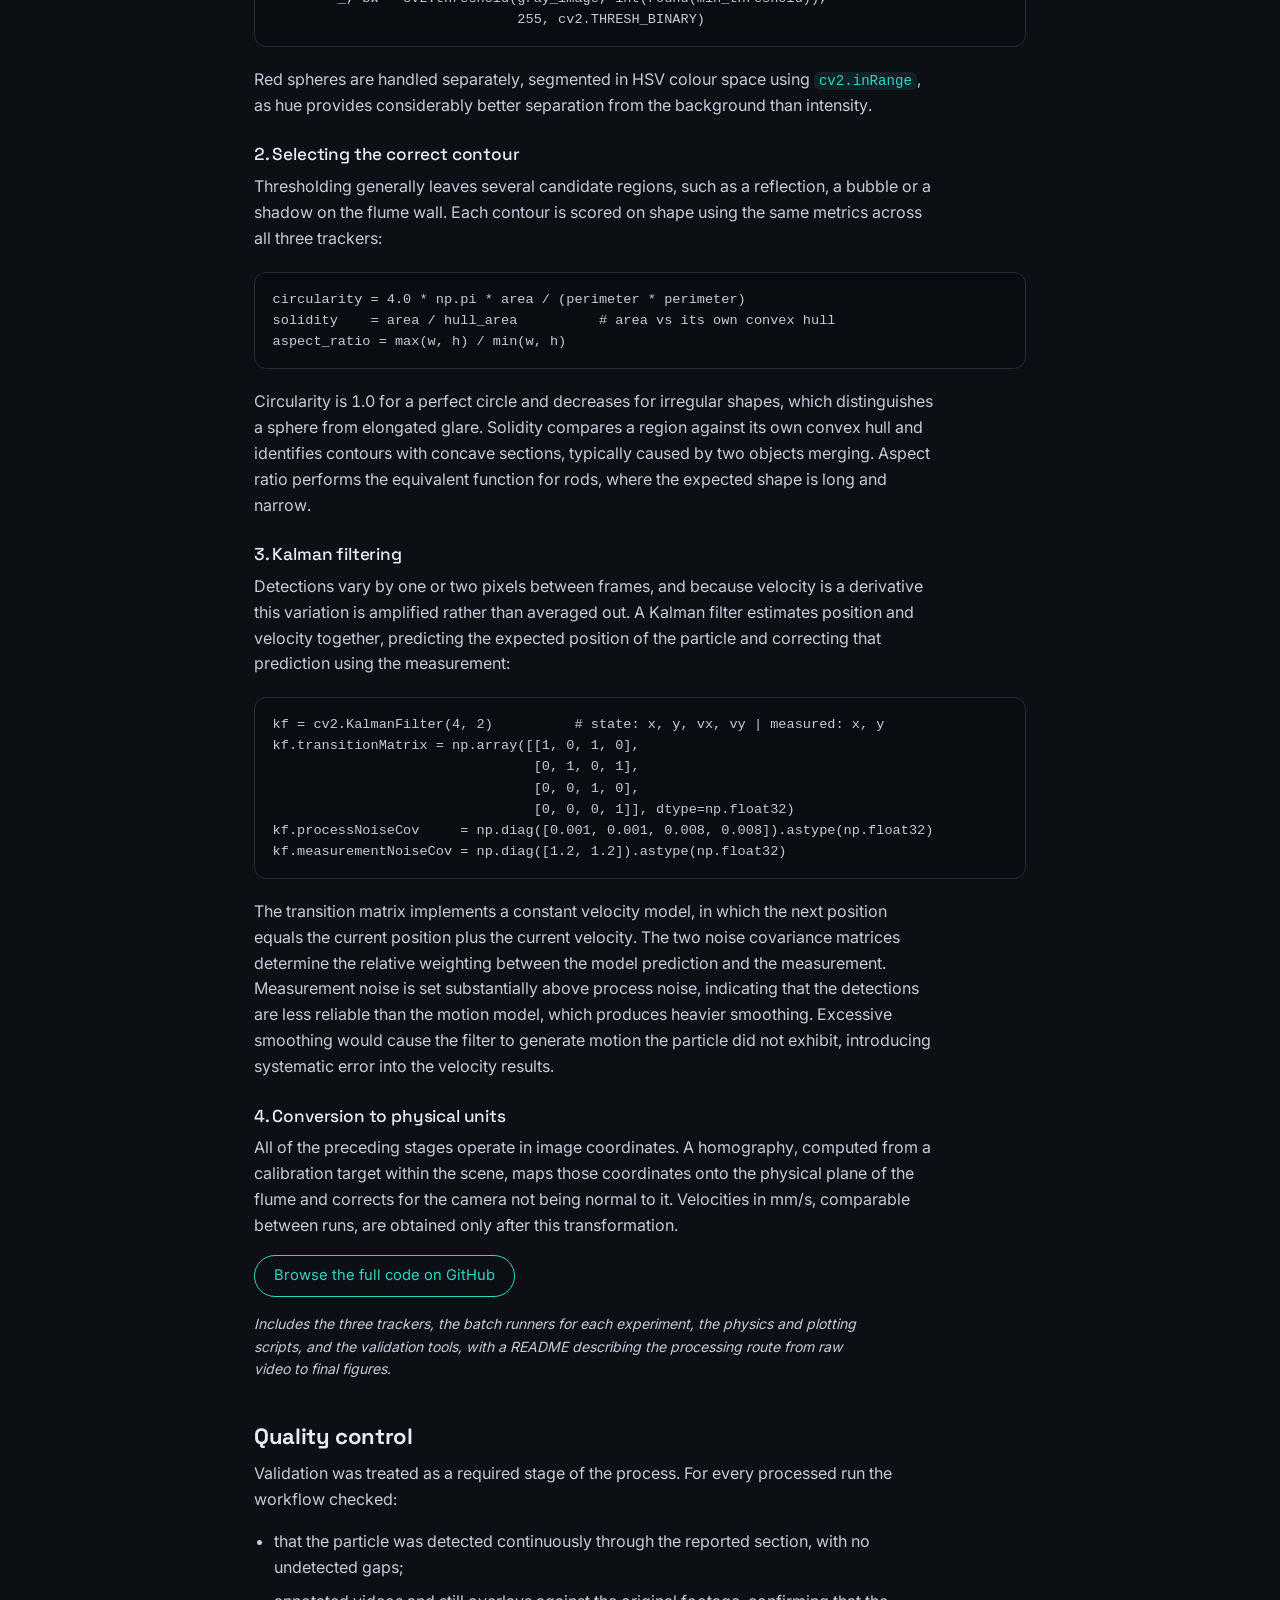
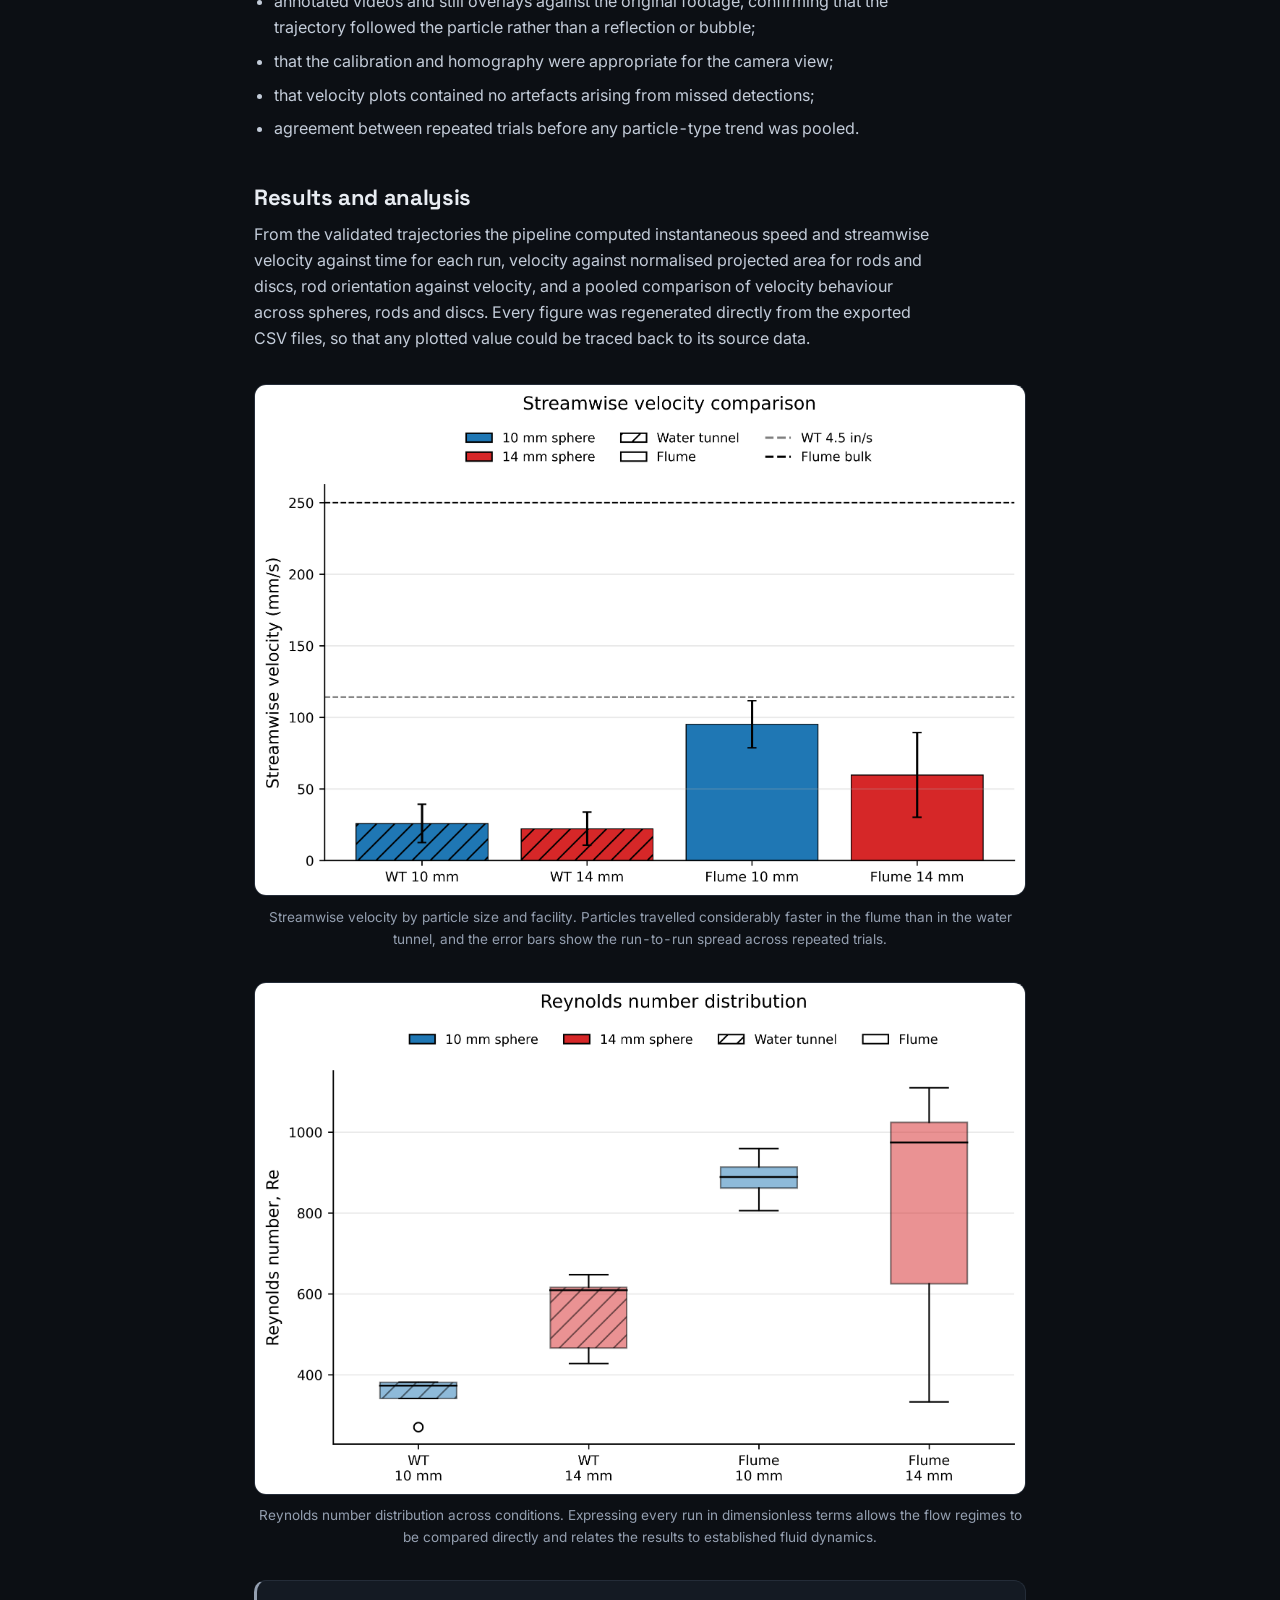
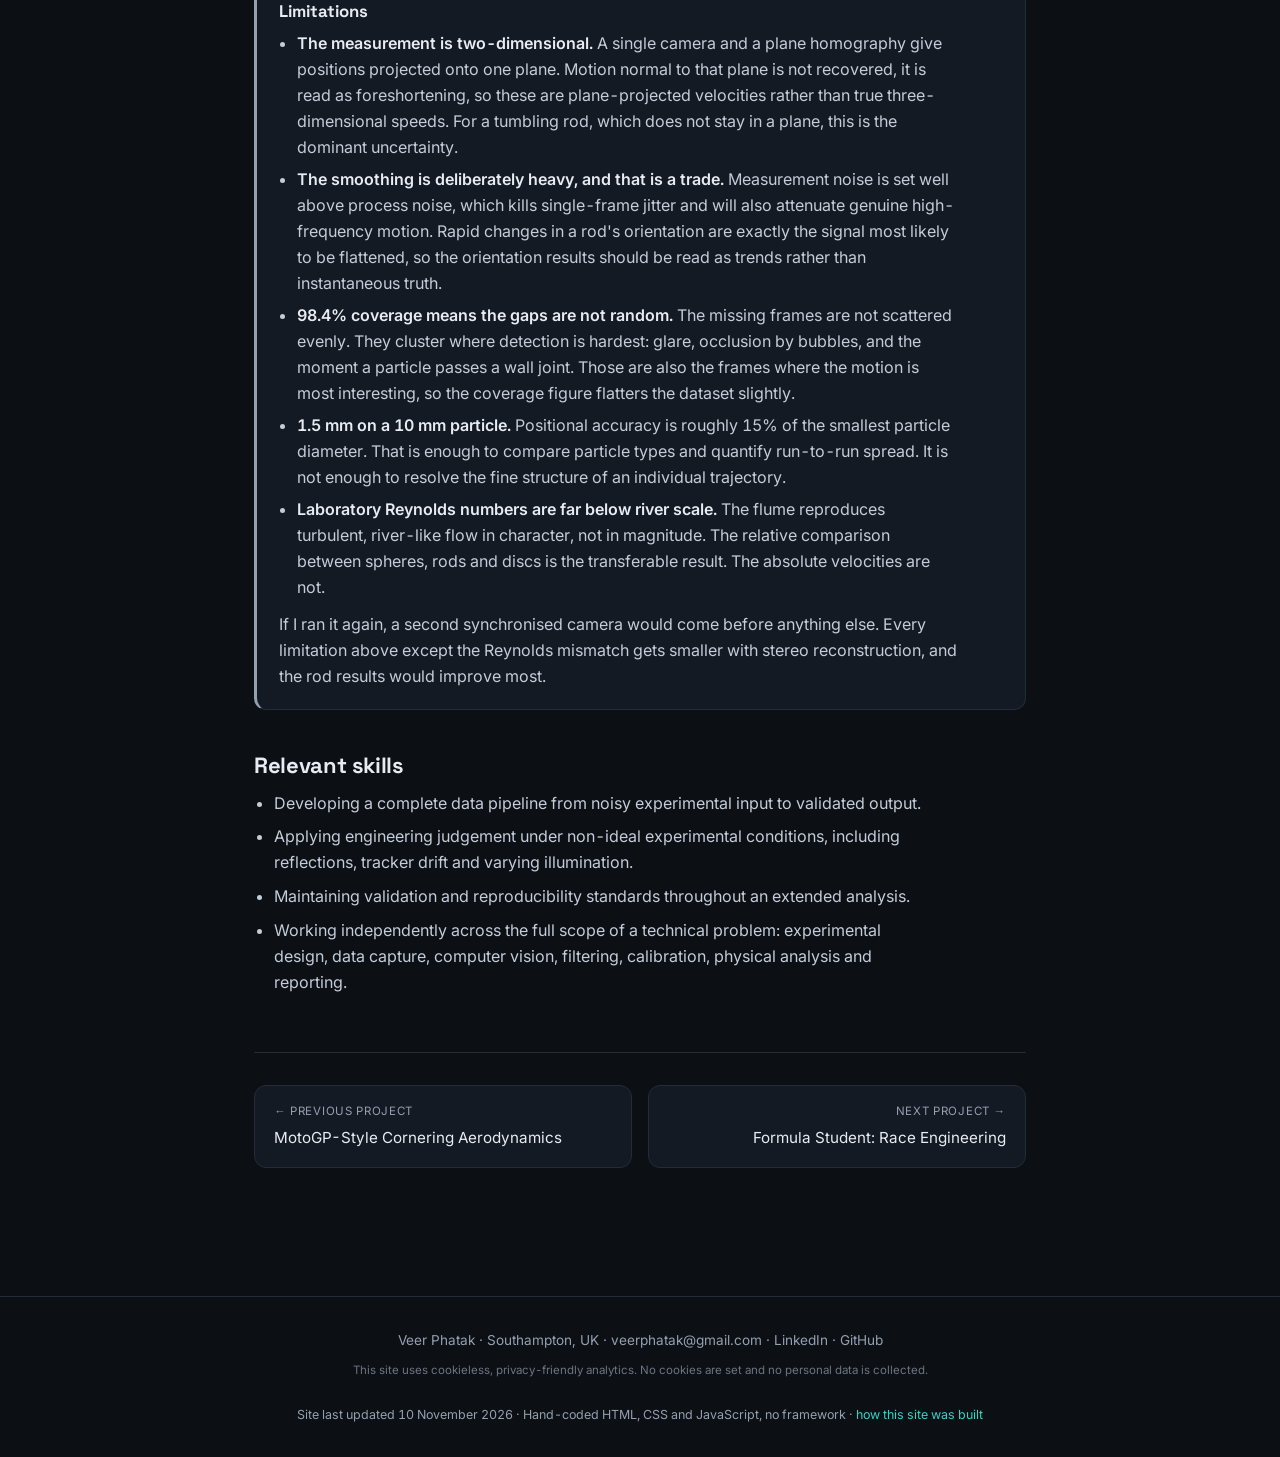
<file: flume.html>
<!DOCTYPE html>
<html lang="en">
<head>
  <meta charset="UTF-8">
  <meta name="viewport" content="width=device-width, initial-scale=1.0">
  <title>Tracking Plastics in Moving Water | Veer Phatak</title>
  <meta name="description" content="Individual Master's project: a Python and OpenCV measurement system tracking plastic particles in open-channel flow from 240 fps footage.">
  <link rel="icon" href="favicon.svg" type="image/svg+xml">
  <link rel="canonical" href="https://veerphatak.github.io/flume.html">
  <meta property="og:type" content="website">
  <meta property="og:site_name" content="Veer Phatak">
  <meta property="og:title" content="Tracking Plastics in Moving Water | Veer Phatak">
  <meta property="og:description" content="Individual Master's project: a Python and OpenCV measurement system tracking plastic particles in open-channel flow from 240 fps footage.">
  <meta property="og:url" content="https://veerphatak.github.io/flume.html">
  <meta property="og:image" content="https://veerphatak.github.io/media/og-image.png">
  <meta property="og:image:width" content="1200">
  <meta property="og:image:height" content="630">
  <meta name="twitter:card" content="summary_large_image">
  <meta name="twitter:title" content="Tracking Plastics in Moving Water | Veer Phatak">
  <meta name="twitter:description" content="Individual Master's project: a Python and OpenCV measurement system tracking plastic particles in open-channel flow from 240 fps footage.">
  <meta name="twitter:image" content="https://veerphatak.github.io/media/og-image.png">
  <link rel="preload" href="fonts/spacegrotesk-700.woff2" as="font" type="font/woff2" crossorigin>
  <link rel="preload" href="fonts/inter-400.woff2" as="font" type="font/woff2" crossorigin>
  <script src="assets/theme.js"></script>
  <link rel="stylesheet" href="style.css">
  <script data-goatcounter="https://veerphatak.goatcounter.com/count"
          async src="//gc.zgo.at/count.js"></script>
</head>
<body data-accent="flume">
  <a class="skip-link" href="#main">Skip to content</a>
  <nav class="nav">
    <div class="nav-inner">
      <a href="index.html" class="brand">Veer Phatak</a>
      <div class="nav-links">
        <a href="index.html#work">Work</a>
        <a href="index.html#about">About</a>
        <a href="cv.html">CV</a>
        <a href="index.html#projects">Projects</a>
        <a href="index.html#contact">Contact</a>
        <span class="nav-divider" aria-hidden="true"></span>
        <a class="nav-icon" href="mailto:veerphatak@gmail.com" aria-label="Email Veer Phatak" title="veerphatak@gmail.com">
          <svg viewBox="0 0 24 24" width="18" height="18" fill="currentColor" aria-hidden="true" focusable="false"><path d="M1.5 8.67v8.58a3 3 0 0 0 3 3h15a3 3 0 0 0 3-3V8.67l-8.928 5.493a3 3 0 0 1-3.144 0L1.5 8.67Z"/><path d="M22.5 6.908V6.75a3 3 0 0 0-3-3h-15a3 3 0 0 0-3 3v.158l9.714 5.978a1.5 1.5 0 0 0 1.572 0L22.5 6.908Z"/></svg>
          <span class="nav-icon-label">Email</span>
        </a>
        <a class="nav-icon" href="https://www.linkedin.com/in/veer-phatak-683665238" target="_blank" rel="noopener" aria-label="Veer Phatak on LinkedIn" title="LinkedIn">
          <svg viewBox="0 0 24 24" width="18" height="18" fill="currentColor" aria-hidden="true" focusable="false"><path d="M20.447 20.452h-3.554v-5.569c0-1.328-.027-3.037-1.852-3.037-1.853 0-2.136 1.445-2.136 2.939v5.667H9.351V9h3.414v1.561h.046c.477-.9 1.637-1.85 3.37-1.85 3.601 0 4.267 2.37 4.267 5.455v6.286ZM5.337 7.433a2.062 2.062 0 1 1 0-4.125 2.062 2.062 0 0 1 0 4.125Zm1.782 13.019H3.555V9h3.564v11.452ZM22.225 0H1.771C.792 0 0 .774 0 1.729v20.542C0 23.227.792 24 1.771 24h20.451C23.2 24 24 23.227 24 22.271V1.729C24 .774 23.2 0 22.222 0h.003Z"/></svg>
          <span class="nav-icon-label">LinkedIn</span>
        </a>
        <a class="nav-icon" href="https://github.com/veerphatak" target="_blank" rel="noopener" aria-label="Veer Phatak on GitHub" title="GitHub">
          <svg viewBox="0 0 24 24" width="18" height="18" fill="currentColor" aria-hidden="true" focusable="false"><path d="M12 .5C5.65.5.5 5.65.5 12c0 5.08 3.29 9.39 7.86 10.91.58.1.79-.25.79-.56v-2c-3.2.7-3.87-1.36-3.87-1.36-.52-1.33-1.28-1.68-1.28-1.68-1.04-.71.08-.7.08-.7 1.15.08 1.76 1.19 1.76 1.19 1.03 1.76 2.69 1.25 3.35.96.1-.75.4-1.25.73-1.54-2.55-.29-5.24-1.28-5.24-5.69 0-1.26.45-2.29 1.19-3.09-.12-.29-.52-1.46.11-3.05 0 0 .97-.31 3.18 1.18a11 11 0 0 1 5.78 0c2.2-1.49 3.17-1.18 3.17-1.18.63 1.59.23 2.76.11 3.05.74.8 1.19 1.83 1.19 3.09 0 4.42-2.69 5.39-5.26 5.68.41.36.78 1.06.78 2.14v3.17c0 .31.21.67.8.56A11.51 11.51 0 0 0 23.5 12C23.5 5.65 18.35.5 12 .5Z"/></svg>
          <span class="nav-icon-label">GitHub</span>
        </a>
        <button class="nav-icon theme-toggle" type="button" aria-label="Switch between the dark and light theme" aria-pressed="false" title="Switch to the light theme">
          <svg viewBox="0 0 24 24" width="18" height="18" fill="currentColor" aria-hidden="true" focusable="false"><path d="M12 3a9 9 0 1 0 0 18V3Z"/><path d="M12 1.5a10.5 10.5 0 1 0 0 21 10.5 10.5 0 0 0 0-21Zm0 1.8a8.7 8.7 0 1 1 0 17.4 8.7 8.7 0 0 1 0-17.4Z"/></svg>
          <span class="nav-icon-label">Theme</span>
        </button>

      </div>
    </div>
  </nav>

  <article class="wrap project" id="main">
    <a href="index.html#work" class="back">← Back to projects</a>

    <h1 class="project-title">Tracking Plastics in Moving Water</h1>
    <p class="project-hook">An individual Master's research project developing a Python and OpenCV measurement system that converts high-speed footage of plastic particles in a laboratory flume into validated trajectory and velocity data.</p>

    <p class="availability"><strong>Seeking graduate engineering roles.</strong> <span class="sep">|</span> Graduating July 2027 <span class="sep">|</span> <a href="mailto:veerphatak@gmail.com">Get in touch</a></p>

    <div class="meta">
      <span class="tag">Python</span>
      <span class="tag">OpenCV</span>
      <span class="tag">Computer Vision</span>
      <span class="tag">Kalman Filtering</span>
      <span class="tag">Data Pipeline</span>
      <span class="tag">Individual Project</span>
      <span class="tag">Graded 75%</span>
    </div>

    <div class="notice">
      <strong>Individual Master's research project</strong>, October 2025 to May 2026. Graded 75%, a first. Supervised by Dr Sergio Maldonado at the University of Southampton.
    </div>

    <figure>
      <div class="video-embed">
        <iframe src="https://www.youtube-nocookie.com/embed/zCHYtiB7o4U" title="Mesoplastic Particle Tracking, Individual Project Summary" allow="accelerometer; autoplay; clipboard-write; encrypted-media; gyroscope; picture-in-picture; web-share" allowfullscreen loading="lazy"></iframe>
      </div>
      <figcaption>Project summary: the measurement system detecting and tracking plastic particles through the flume, producing validated trajectories and derived physics.</figcaption>
    </figure>

    <div class="stats">
      <div class="stat"><div class="num">98.4%</div><div class="label">Mean detection coverage</div></div>
      <div class="stat"><div class="num">1.5 mm</div><div class="label">Positional accuracy</div></div>
      <div class="stat"><div class="num">58</div><div class="label">Experimental runs analysed</div></div>
    </div>

    <h2>Background</h2>
    <p>The transport of plastic debris in rivers and oceans depends strongly on the shape, size and orientation of each fragment. A sphere, a rod and a flat disc of the same material behave differently in the same flow, and quantifying that behaviour is a prerequisite for modelling where plastics accumulate and how they might be intercepted.</p>
    <p>The hard part is that footage of a particle is not measurement data. To get anything quantitative out of it I needed the particle's position in every frame, found reliably through reflections, bubbles, changing light and the flume walls, then converted from pixels into physical velocities. Building that conversion, from raw footage to trajectory data I could defend, was the project.</p>

    <h2>Scope of the work</h2>
    <p>I developed a modular Python and OpenCV pipeline which:</p>
    <ul>
      <li><strong>Detects and tracks</strong> a particle through every frame of high-speed video, using a separate tracker tuned for each particle geometry (sphere, rod, disc).</li>
      <li><strong>Smooths and validates</strong> each trajectory using Kalman filtering and automated quality control checks designed to identify incorrect detections.</li>
      <li><strong>Calibrates</strong> image coordinates into physical distances using a per-view homography.</li>
      <li><strong>Derives the physics</strong>: instantaneous and streamwise velocity, orientation, projected area, and pooled comparisons between particle types, with every report figure regenerated directly from the exported data.</li>
    </ul>

    <h2>Technical approach</h2>

    <h3>Geometry-specific tracking</h3>
    <p>One generic tracker will not do the job. A tumbling rod, a rotating disc and a rolling sphere look completely different to a camera, so I wrote three trackers:</p>
    <ul>
      <li><strong>Spheres:</strong> colour and greyscale segmentation, including discrimination between red and white spheres, followed by Kalman smoothing.</li>
      <li><strong>Rods:</strong> binarised contour extraction with a quadrilateral fitted to the rod in each frame, orientation estimation, and Kalman smoothing.</li>
      <li><strong>Discs:</strong> binarised contours with projected-area and orientation extraction, capturing the change in presented face as the disc rotates.</li>
    </ul>

    <h3>Maintaining track</h3>
    <p>Finding the particle in the first frame is easy. Keeping hold of it for a whole run is not. Two failure modes caused most of the trouble:</p>
    <ul>
      <li><strong>Automatic initialisation by motion.</strong> Instead of manually marking the starting position, the pipeline uses frame differencing and shape descriptor scoring (circularity and solidity) to identify the frame in which the particle enters the field of view, and acquires it automatically.</li>
      <li><strong>Drift prevention.</strong> A normalised cross-correlation template, updated gradually so that it accommodates changing illumination while resisting sudden changes, keeps the tracker centred on the particle. Without it the tracker tends to migrate onto a high-contrast feature such as a container corner, a common and easily missed failure.</li>
    </ul>

    <h3>Kalman smoothing and calibration</h3>
    <p>Detections are noisy frame to frame, and velocity comes from differentiating position, which makes that noise worse rather than averaging it away. A Kalman filter smooths each trajectory into a physically plausible path, closing small gaps and killing single-frame jitter without flattening real motion. I then mapped image positions into physical coordinates with a homography fitted per camera view, and checked each calibration rather than assuming it transferred.</p>

    <h2>Tracker output</h2>
    <p>These are real outputs from the pipeline. The green box and centre marker are drawn by the tracker on every frame it processes.</p>

    <div class="video-grid">
      <figure>
        <video controls muted loop playsinline preload="metadata">
          <source src="media/video/sphere-tracked-raw.mp4" type="video/mp4">
        </video>
        <figcaption>A 10 mm sphere travelling through the flume, with the tracked position overlaid on the original footage.</figcaption>
      </figure>
      <figure>
        <video controls muted loop playsinline preload="metadata">
          <source src="media/video/sphere-tracked-binary.mp4" type="video/mp4">
        </video>
        <figcaption>The same run following background subtraction and thresholding. All tracking decisions are made from this representation.</figcaption>
      </figure>
    </div>
    <p>The two views show the pipeline in two stages. The first reduces the original image to the binarised version on the right, where the particle is the only bright object left. The second follows that object from frame to frame.</p>

    <figure>
      <video controls muted loop playsinline preload="metadata">
        <source src="media/video/rod-tracked.mp4" type="video/mp4">
      </video>
      <figcaption>A rod, tracked using a fitted quadrilateral rather than a single point. Rods tumble in the flow, so orientation is required alongside position, and the fitted box provides both.</figcaption>
    </figure>

    <figure>
      <video controls muted loop playsinline preload="metadata">
        <source src="media/video/disc-tracked.mp4" type="video/mp4">
      </video>
      <figcaption>A disc. The projected area varies as the disc rotates relative to the camera, and this measurement links its orientation to the drag it experiences.</figcaption>
    </figure>

    <h2>Implementation</h2>
    <p>The pipeline comprises approximately 9,400 lines of Python across 23 scripts: three trackers, batch runners for each experiment, the physics and plotting scripts, and the validation tools. Four elements account for most of the functionality.</p>

    <h3>1. Isolating the particle</h3>
    <p>Each frame is blurred, background subtracted using an averaged background constructed from frames preceding the particle's entry, and then thresholded. The threshold uses Otsu's method, which selects the threshold automatically from the image histogram, with a lower bound applied so that a frame containing no particle cannot produce an invalid threshold and saturate the image with noise:</p>

    <pre><code>def otsu_threshold_with_floor(gray_image, min_threshold):
    otsu_thr, bw = cv2.threshold(gray_image, 0, 255,
                                 cv2.THRESH_BINARY + cv2.THRESH_OTSU)
    if otsu_thr &lt; min_threshold:
        _, bw = cv2.threshold(gray_image, int(round(min_threshold)),
                              255, cv2.THRESH_BINARY)</code></pre>

    <p>Red spheres are handled separately, segmented in HSV colour space using <code>cv2.inRange</code>, as hue provides considerably better separation from the background than intensity.</p>

    <h3>2. Selecting the correct contour</h3>
    <p>Thresholding generally leaves several candidate regions, such as a reflection, a bubble or a shadow on the flume wall. Each contour is scored on shape using the same metrics across all three trackers:</p>

    <pre><code>circularity = 4.0 * np.pi * area / (perimeter * perimeter)
solidity    = area / hull_area          # area vs its own convex hull
aspect_ratio = max(w, h) / min(w, h)</code></pre>

    <p>Circularity is 1.0 for a perfect circle and decreases for irregular shapes, which distinguishes a sphere from elongated glare. Solidity compares a region against its own convex hull and identifies contours with concave sections, typically caused by two objects merging. Aspect ratio performs the equivalent function for rods, where the expected shape is long and narrow.</p>

    <h3>3. Kalman filtering</h3>
    <p>Detections vary by one or two pixels between frames, and because velocity is a derivative this variation is amplified rather than averaged out. A Kalman filter estimates position and velocity together, predicting the expected position of the particle and correcting that prediction using the measurement:</p>

    <pre><code>kf = cv2.KalmanFilter(4, 2)          # state: x, y, vx, vy | measured: x, y
kf.transitionMatrix = np.array([[1, 0, 1, 0],
                                [0, 1, 0, 1],
                                [0, 0, 1, 0],
                                [0, 0, 0, 1]], dtype=np.float32)
kf.processNoiseCov     = np.diag([0.001, 0.001, 0.008, 0.008]).astype(np.float32)
kf.measurementNoiseCov = np.diag([1.2, 1.2]).astype(np.float32)</code></pre>

    <p>The transition matrix implements a constant velocity model, in which the next position equals the current position plus the current velocity. The two noise covariance matrices determine the relative weighting between the model prediction and the measurement. Measurement noise is set substantially above process noise, indicating that the detections are less reliable than the motion model, which produces heavier smoothing. Excessive smoothing would cause the filter to generate motion the particle did not exhibit, introducing systematic error into the velocity results.</p>

    <h3>4. Conversion to physical units</h3>
    <p>All of the preceding stages operate in image coordinates. A homography, computed from a calibration target within the scene, maps those coordinates onto the physical plane of the flume and corrects for the camera not being normal to it. Velocities in mm/s, comparable between runs, are obtained only after this transformation.</p>

    <p>
      <a class="dl" href="https://github.com/veerphatak/veerphatak.github.io/tree/main/code/flume-tracking" target="_blank" rel="noopener">Browse the full code on GitHub</a>
    </p>
    <p class="muted-note">Includes the three trackers, the batch runners for each experiment, the physics and plotting scripts, and the validation tools, with a README describing the processing route from raw video to final figures.</p>

    <h2>Quality control</h2>
    <p>Validation was treated as a required stage of the process. For every processed run the workflow checked:</p>
    <ul>
      <li>that the particle was detected continuously through the reported section, with no undetected gaps;</li>
      <li>annotated videos and still overlays against the original footage, confirming that the trajectory followed the particle rather than a reflection or bubble;</li>
      <li>that the calibration and homography were appropriate for the camera view;</li>
      <li>that velocity plots contained no artefacts arising from missed detections;</li>
      <li>agreement between repeated trials before any particle-type trend was pooled.</li>
    </ul>

    <h2>Results and analysis</h2>
    <p>From the validated trajectories the pipeline computed instantaneous speed and streamwise velocity against time for each run, velocity against normalised projected area for rods and discs, rod orientation against velocity, and a pooled comparison of velocity behaviour across spheres, rods and discs. Every figure was regenerated directly from the exported CSV files, so that any plotted value could be traced back to its source data.</p>

    <figure>
      <img src="media/plot-streamwise-velocity.png" alt="Bar chart comparing streamwise velocity of 10 mm and 14 mm spheres in the water tunnel versus the flume, with error bars." loading="lazy">
      <figcaption>Streamwise velocity by particle size and facility. Particles travelled considerably faster in the flume than in the water tunnel, and the error bars show the run-to-run spread across repeated trials.</figcaption>
    </figure>

    <figure>
      <img src="media/plot-reynolds-distribution.png" alt="Box plot of Reynolds number distribution for 10 mm and 14 mm spheres in the water tunnel and flume." loading="lazy">
      <figcaption>Reynolds number distribution across conditions. Expressing every run in dimensionless terms allows the flow regimes to be compared directly and relates the results to established fluid dynamics.</figcaption>
    </figure>

    <div class="limits">
      <h2>Limitations</h2>
      <ul>
        <li><strong>The measurement is two-dimensional.</strong> A single camera and a plane homography give positions projected onto one plane. Motion normal to that plane is not recovered, it is read as foreshortening, so these are plane-projected velocities rather than true three-dimensional speeds. For a tumbling rod, which does not stay in a plane, this is the dominant uncertainty.</li>
        <li><strong>The smoothing is deliberately heavy, and that is a trade.</strong> Measurement noise is set well above process noise, which kills single-frame jitter and will also attenuate genuine high-frequency motion. Rapid changes in a rod's orientation are exactly the signal most likely to be flattened, so the orientation results should be read as trends rather than instantaneous truth.</li>
        <li><strong>98.4% coverage means the gaps are not random.</strong> The missing frames are not scattered evenly. They cluster where detection is hardest: glare, occlusion by bubbles, and the moment a particle passes a wall joint. Those are also the frames where the motion is most interesting, so the coverage figure flatters the dataset slightly.</li>
        <li><strong>1.5 mm on a 10 mm particle.</strong> Positional accuracy is roughly 15% of the smallest particle diameter. That is enough to compare particle types and quantify run-to-run spread. It is not enough to resolve the fine structure of an individual trajectory.</li>
        <li><strong>Laboratory Reynolds numbers are far below river scale.</strong> The flume reproduces turbulent, river-like flow in character, not in magnitude. The relative comparison between spheres, rods and discs is the transferable result. The absolute velocities are not.</li>
      </ul>
      <p>If I ran it again, a second synchronised camera would come before anything else. Every limitation above except the Reynolds mismatch gets smaller with stereo reconstruction, and the rod results would improve most.</p>
    </div>

    <h2>Relevant skills</h2>
    <ul>
      <li>Developing a complete data pipeline from noisy experimental input to validated output.</li>
      <li>Applying engineering judgement under non-ideal experimental conditions, including reflections, tracker drift and varying illumination.</li>
      <li>Maintaining validation and reproducibility standards throughout an extended analysis.</li>
      <li>Working independently across the full scope of a technical problem: experimental design, data capture, computer vision, filtering, calibration, physical analysis and reporting.</li>
    </ul>
    <nav class="pagenav" aria-label="Project navigation">
      <a class="prev" href="motogp.html"><span class="dir">&larr; Previous project</span><span class="ttl">MotoGP-Style Cornering Aerodynamics</span></a>
      <a class="next" href="formula-student.html"><span class="dir">Next project &rarr;</span><span class="ttl">Formula Student: Race Engineering</span></a>
    </nav>

  </article>

  <footer>
    <div class="footer-inner">Veer Phatak · Southampton, UK · <a href="mailto:veerphatak@gmail.com">veerphatak@gmail.com</a> · <a href="https://www.linkedin.com/in/veer-phatak-683665238" target="_blank" rel="noopener">LinkedIn</a> · <a href="https://github.com/veerphatak" target="_blank" rel="noopener">GitHub</a></div>
    <div class="footer-note">This site uses cookieless, privacy-friendly analytics. No cookies are set and no personal data is collected.</div>
    <div class="footer-updated">Site last updated 10 November 2026 &middot; Hand-coded HTML, CSS and JavaScript, no framework &middot; <a href="about-this-site.html">how this site was built</a></div>
  </footer>
</body>
</html>
</file>
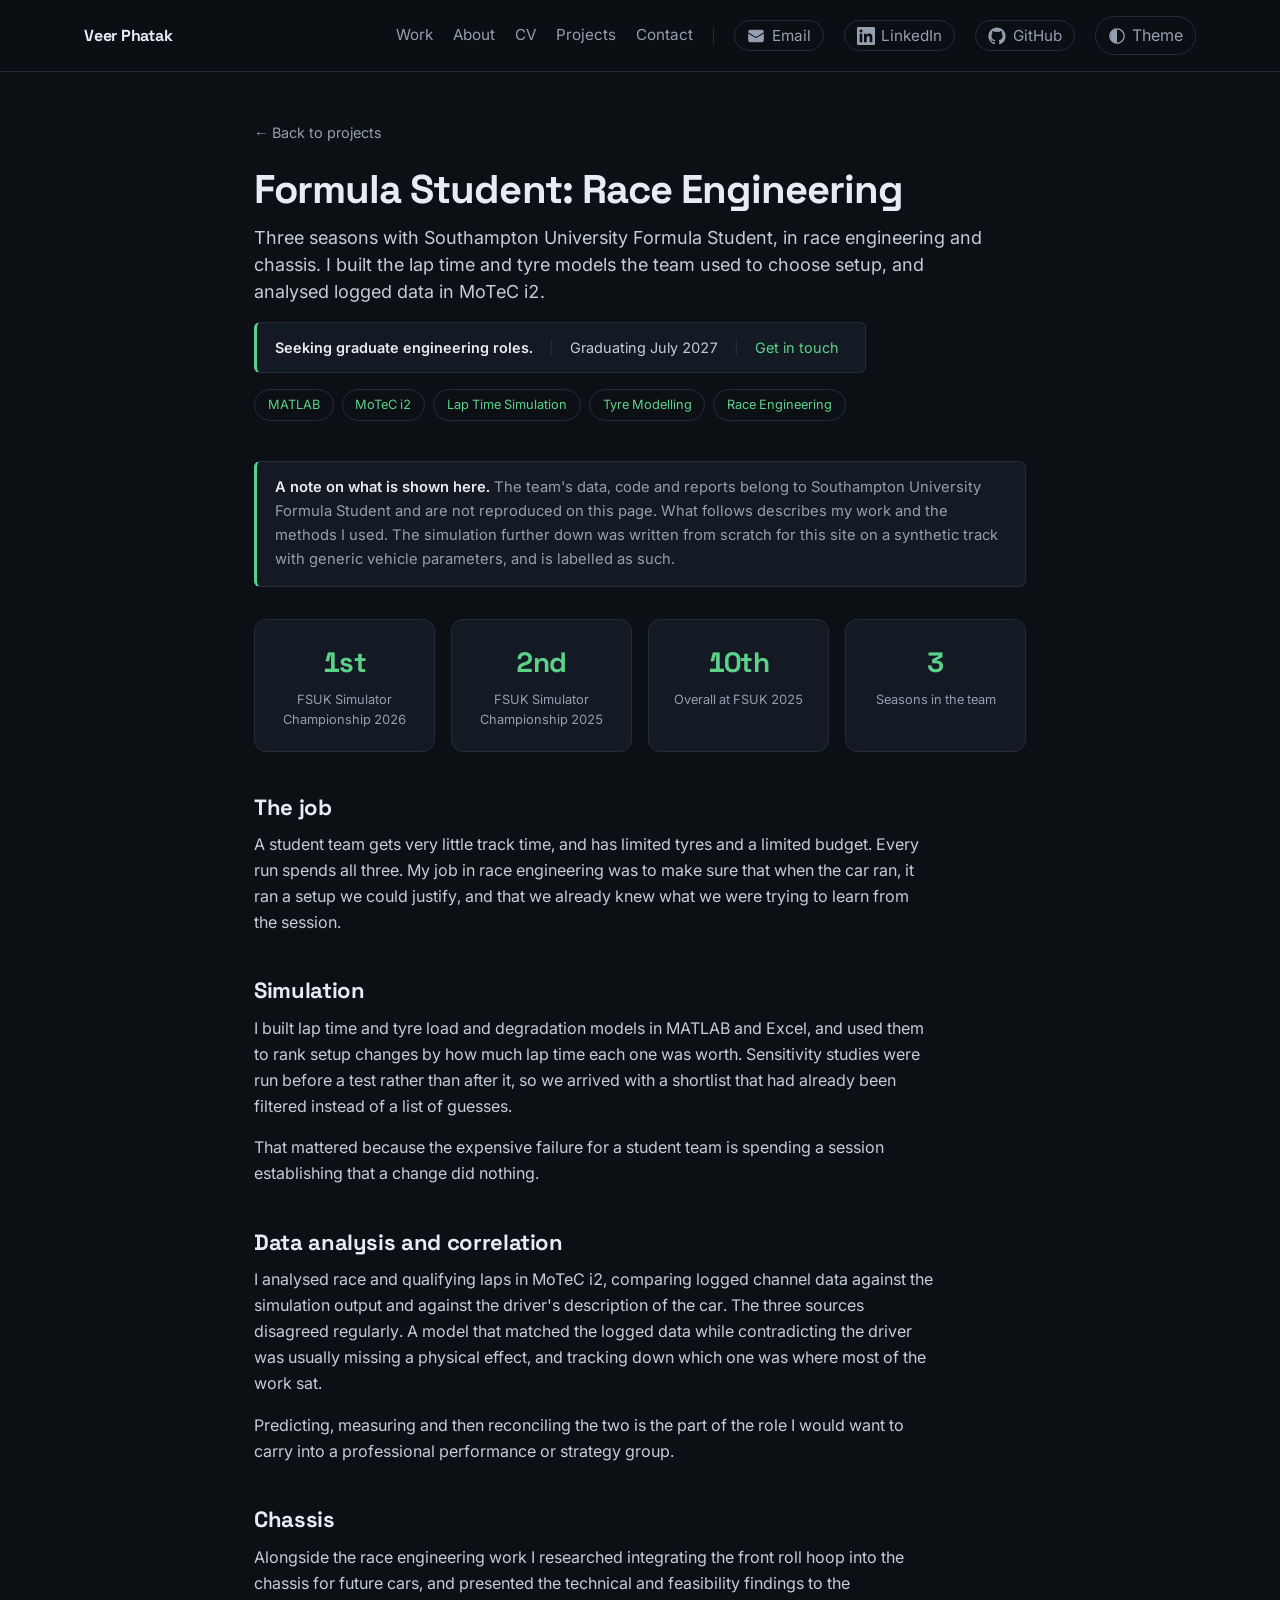
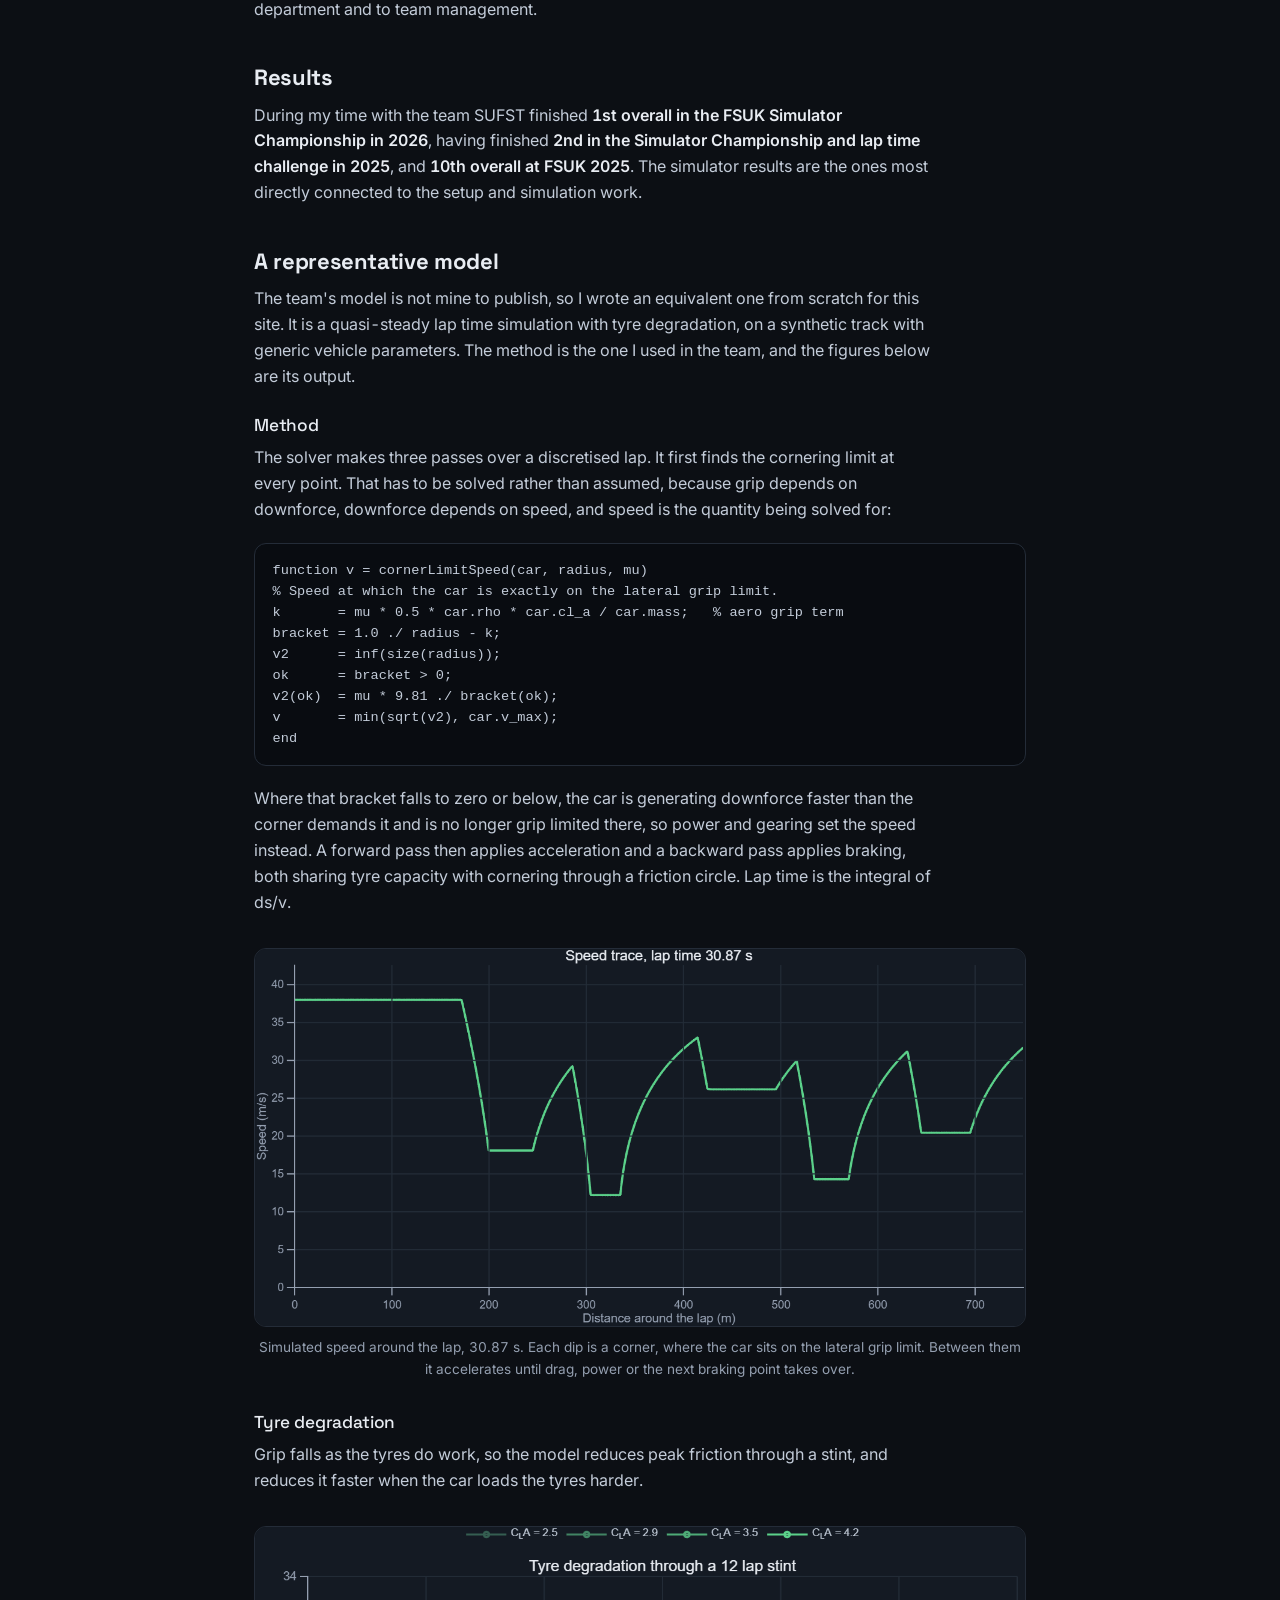
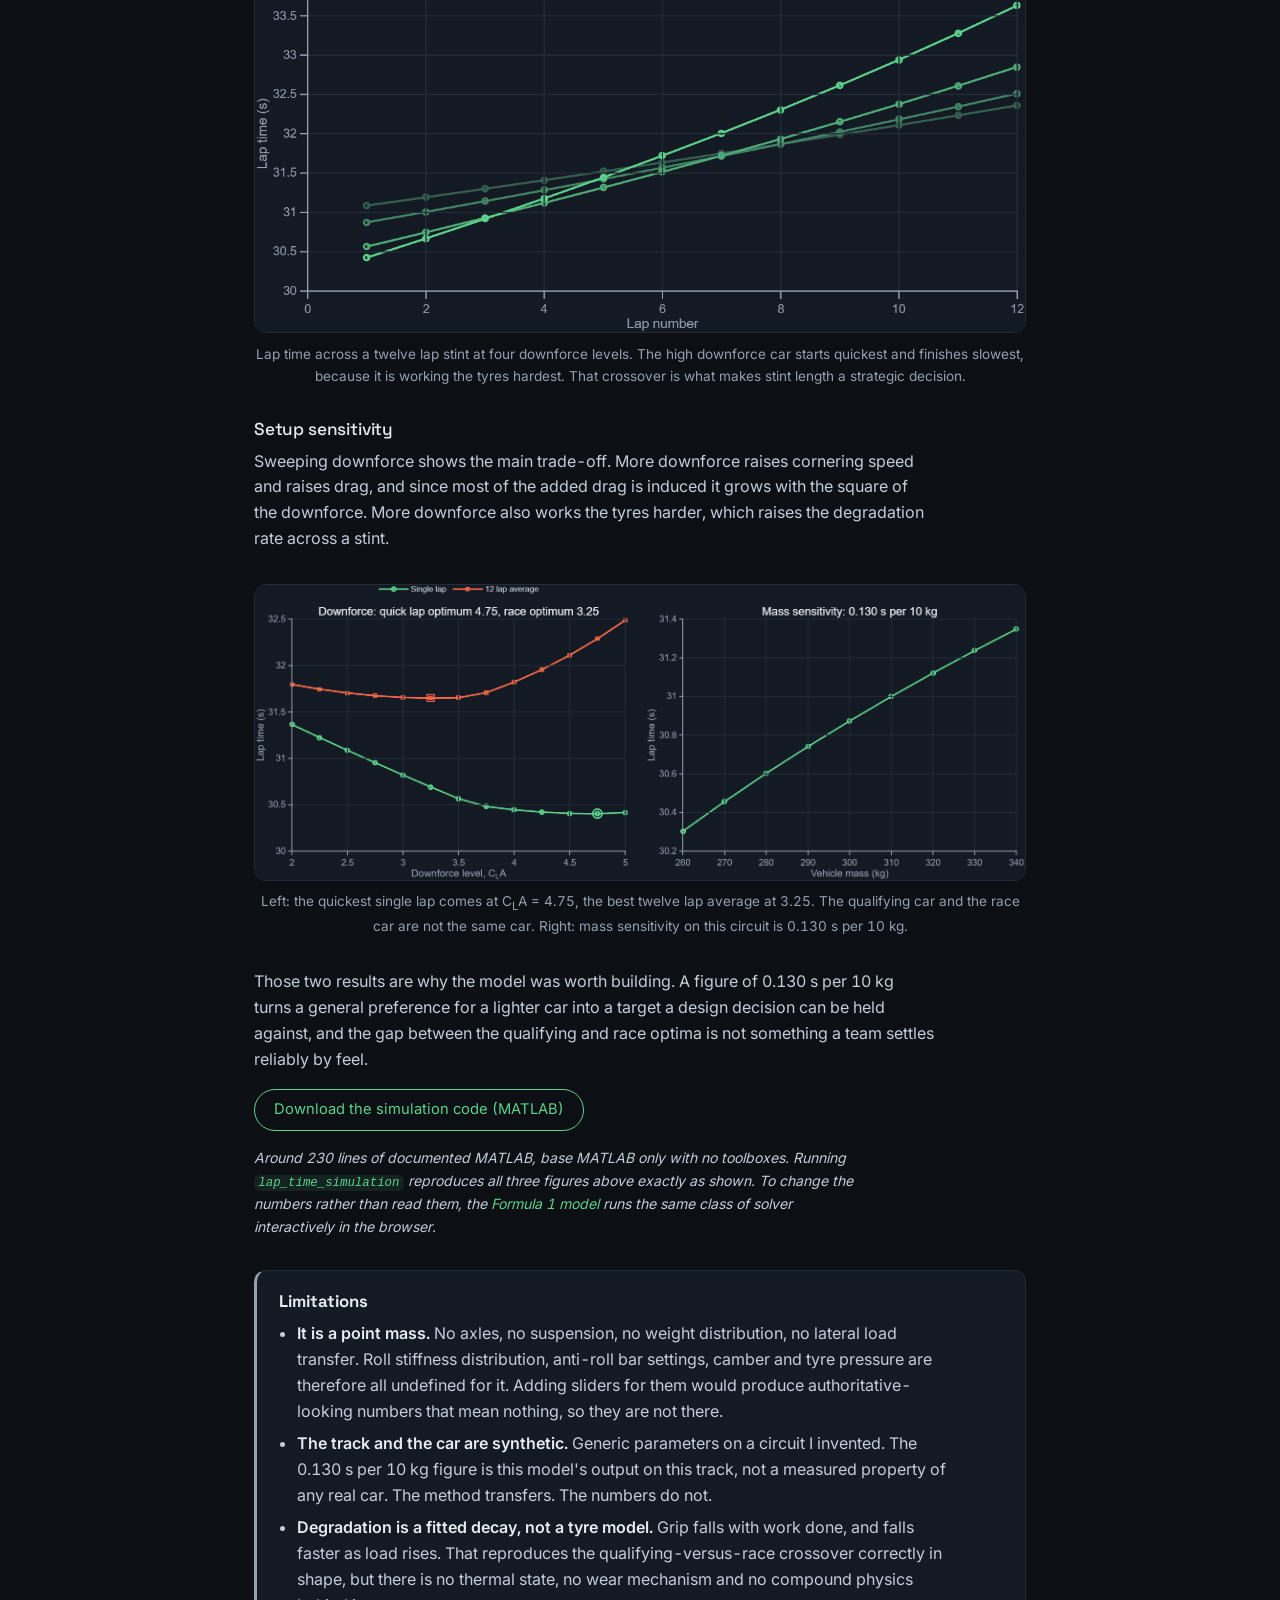
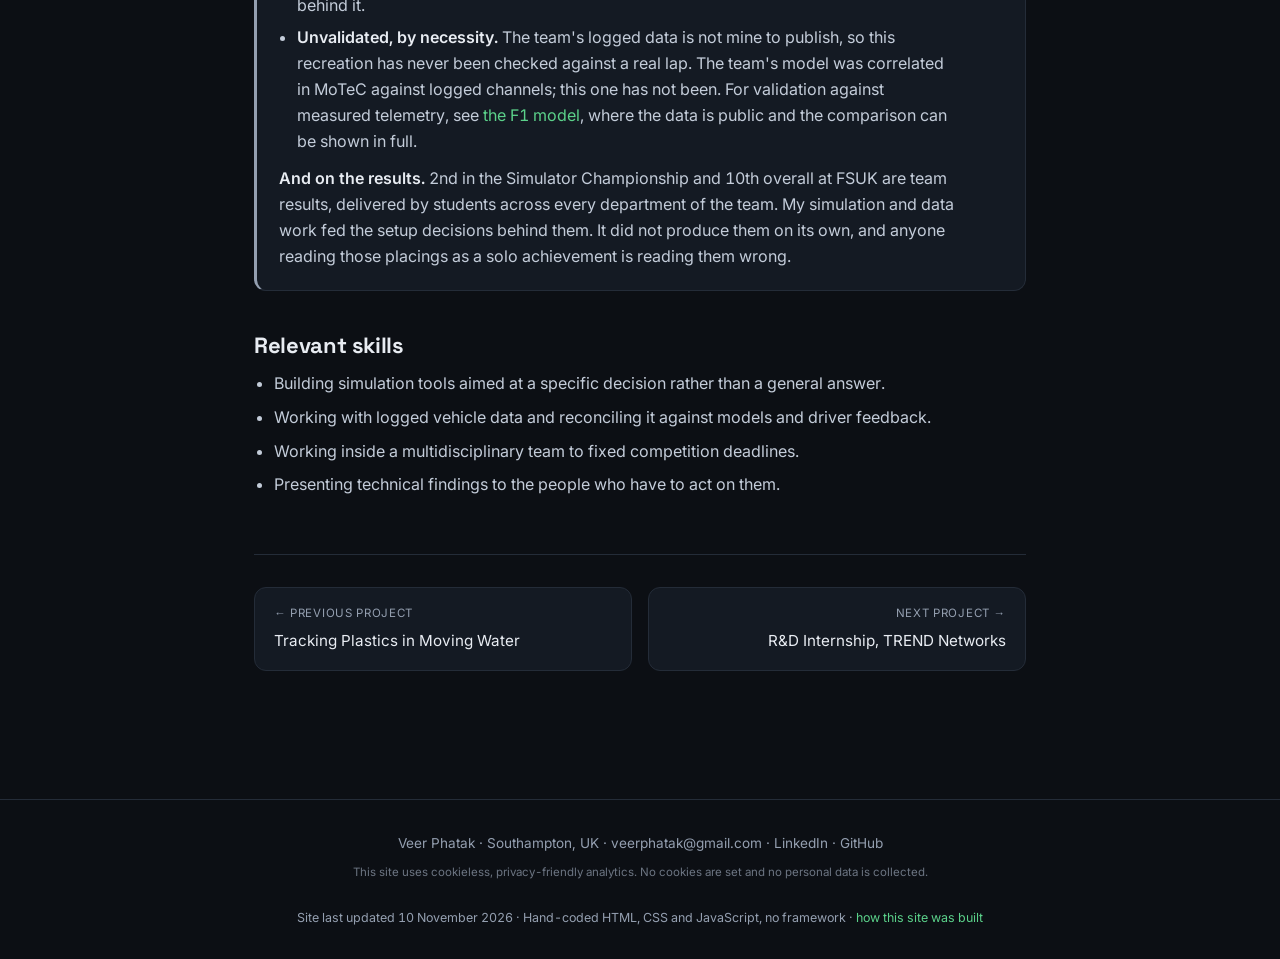
<file: formula-student.html>
<!DOCTYPE html>
<html lang="en">
<head>
  <meta charset="UTF-8">
  <meta name="viewport" content="width=device-width, initial-scale=1.0">
  <meta name="description" content="Three seasons in race engineering and chassis with Southampton University Formula Student: lap-time simulation, tyre degradation modelling and MoTeC lap analysis.">
  <title>Formula Student: Race Engineering | Veer Phatak</title>
  <link rel="icon" href="favicon.svg" type="image/svg+xml">
  <link rel="canonical" href="https://veerphatak.github.io/formula-student.html">
  <meta property="og:type" content="website">
  <meta property="og:site_name" content="Veer Phatak">
  <meta property="og:title" content="Formula Student: Race Engineering | Veer Phatak">
  <meta property="og:description" content="Three seasons of Southampton University Formula Student race engineering: lap time simulation, tyre degradation modelling and MoTeC lap analysis.">
  <meta property="og:url" content="https://veerphatak.github.io/formula-student.html">
  <meta property="og:image" content="https://veerphatak.github.io/media/og-image.png">
  <meta property="og:image:width" content="1200">
  <meta property="og:image:height" content="630">
  <meta name="twitter:card" content="summary_large_image">
  <meta name="twitter:title" content="Formula Student: Race Engineering | Veer Phatak">
  <meta name="twitter:description" content="Three seasons of Southampton University Formula Student race engineering: lap time simulation, tyre degradation modelling and MoTeC lap analysis.">
  <meta name="twitter:image" content="https://veerphatak.github.io/media/og-image.png">
  <link rel="preload" href="fonts/spacegrotesk-700.woff2" as="font" type="font/woff2" crossorigin>
  <link rel="preload" href="fonts/inter-400.woff2" as="font" type="font/woff2" crossorigin>
  <script src="assets/theme.js"></script>
  <link rel="stylesheet" href="style.css">
  <script data-goatcounter="https://veerphatak.goatcounter.com/count"
          async src="//gc.zgo.at/count.js"></script>
</head>
<body data-accent="fs">
  <a class="skip-link" href="#main">Skip to content</a>
  <nav class="nav">
    <div class="nav-inner">
      <a href="index.html" class="brand">Veer Phatak</a>
      <div class="nav-links">
        <a href="index.html#work">Work</a>
        <a href="index.html#about">About</a>
        <a href="cv.html">CV</a>
        <a href="index.html#projects">Projects</a>
        <a href="index.html#contact">Contact</a>
        <span class="nav-divider" aria-hidden="true"></span>
        <a class="nav-icon" href="mailto:veerphatak@gmail.com" aria-label="Email Veer Phatak" title="veerphatak@gmail.com">
          <svg viewBox="0 0 24 24" width="18" height="18" fill="currentColor" aria-hidden="true" focusable="false"><path d="M1.5 8.67v8.58a3 3 0 0 0 3 3h15a3 3 0 0 0 3-3V8.67l-8.928 5.493a3 3 0 0 1-3.144 0L1.5 8.67Z"/><path d="M22.5 6.908V6.75a3 3 0 0 0-3-3h-15a3 3 0 0 0-3 3v.158l9.714 5.978a1.5 1.5 0 0 0 1.572 0L22.5 6.908Z"/></svg>
          <span class="nav-icon-label">Email</span>
        </a>
        <a class="nav-icon" href="https://www.linkedin.com/in/veer-phatak-683665238" target="_blank" rel="noopener" aria-label="Veer Phatak on LinkedIn" title="LinkedIn">
          <svg viewBox="0 0 24 24" width="18" height="18" fill="currentColor" aria-hidden="true" focusable="false"><path d="M20.447 20.452h-3.554v-5.569c0-1.328-.027-3.037-1.852-3.037-1.853 0-2.136 1.445-2.136 2.939v5.667H9.351V9h3.414v1.561h.046c.477-.9 1.637-1.85 3.37-1.85 3.601 0 4.267 2.37 4.267 5.455v6.286ZM5.337 7.433a2.062 2.062 0 1 1 0-4.125 2.062 2.062 0 0 1 0 4.125Zm1.782 13.019H3.555V9h3.564v11.452ZM22.225 0H1.771C.792 0 0 .774 0 1.729v20.542C0 23.227.792 24 1.771 24h20.451C23.2 24 24 23.227 24 22.271V1.729C24 .774 23.2 0 22.222 0h.003Z"/></svg>
          <span class="nav-icon-label">LinkedIn</span>
        </a>
        <a class="nav-icon" href="https://github.com/veerphatak" target="_blank" rel="noopener" aria-label="Veer Phatak on GitHub" title="GitHub">
          <svg viewBox="0 0 24 24" width="18" height="18" fill="currentColor" aria-hidden="true" focusable="false"><path d="M12 .5C5.65.5.5 5.65.5 12c0 5.08 3.29 9.39 7.86 10.91.58.1.79-.25.79-.56v-2c-3.2.7-3.87-1.36-3.87-1.36-.52-1.33-1.28-1.68-1.28-1.68-1.04-.71.08-.7.08-.7 1.15.08 1.76 1.19 1.76 1.19 1.03 1.76 2.69 1.25 3.35.96.1-.75.4-1.25.73-1.54-2.55-.29-5.24-1.28-5.24-5.69 0-1.26.45-2.29 1.19-3.09-.12-.29-.52-1.46.11-3.05 0 0 .97-.31 3.18 1.18a11 11 0 0 1 5.78 0c2.2-1.49 3.17-1.18 3.17-1.18.63 1.59.23 2.76.11 3.05.74.8 1.19 1.83 1.19 3.09 0 4.42-2.69 5.39-5.26 5.68.41.36.78 1.06.78 2.14v3.17c0 .31.21.67.8.56A11.51 11.51 0 0 0 23.5 12C23.5 5.65 18.35.5 12 .5Z"/></svg>
          <span class="nav-icon-label">GitHub</span>
        </a>
        <button class="nav-icon theme-toggle" type="button" aria-label="Switch between the dark and light theme" aria-pressed="false" title="Switch to the light theme">
          <svg viewBox="0 0 24 24" width="18" height="18" fill="currentColor" aria-hidden="true" focusable="false"><path d="M12 3a9 9 0 1 0 0 18V3Z"/><path d="M12 1.5a10.5 10.5 0 1 0 0 21 10.5 10.5 0 0 0 0-21Zm0 1.8a8.7 8.7 0 1 1 0 17.4 8.7 8.7 0 0 1 0-17.4Z"/></svg>
          <span class="nav-icon-label">Theme</span>
        </button>

      </div>
    </div>
  </nav>

  <article class="wrap project" id="main">
    <a href="index.html#projects" class="back">← Back to projects</a>

    <h1 class="project-title">Formula Student: Race Engineering</h1>
    <p class="project-hook">Three seasons with Southampton University Formula Student, in race engineering and chassis. I built the lap time and tyre models the team used to choose setup, and analysed logged data in MoTeC i2.</p>

    <p class="availability"><strong>Seeking graduate engineering roles.</strong> <span class="sep">|</span> Graduating July 2027 <span class="sep">|</span> <a href="mailto:veerphatak@gmail.com">Get in touch</a></p>

    <div class="meta">
      <span class="tag">MATLAB</span>
      <span class="tag">MoTeC i2</span>
      <span class="tag">Lap Time Simulation</span>
      <span class="tag">Tyre Modelling</span>
      <span class="tag">Race Engineering</span>
    </div>

    <div class="notice">
      <strong>A note on what is shown here.</strong> The team's data, code and reports belong to Southampton University Formula Student and are not reproduced on this page. What follows describes my work and the methods I used. The simulation further down was written from scratch for this site on a synthetic track with generic vehicle parameters, and is labelled as such.
    </div>

    <div class="stats four">
      <div class="stat"><div class="num">1st</div><div class="label">FSUK Simulator Championship 2026</div></div>
      <div class="stat"><div class="num">2nd</div><div class="label">FSUK Simulator Championship 2025</div></div>
      <div class="stat"><div class="num">10th</div><div class="label">Overall at FSUK 2025</div></div>
      <div class="stat"><div class="num">3</div><div class="label">Seasons in the team</div></div>
    </div>

    <h2>The job</h2>
    <p>A student team gets very little track time, and has limited tyres and a limited budget. Every run spends all three. My job in race engineering was to make sure that when the car ran, it ran a setup we could justify, and that we already knew what we were trying to learn from the session.</p>

    <h2>Simulation</h2>
    <p>I built lap time and tyre load and degradation models in MATLAB and Excel, and used them to rank setup changes by how much lap time each one was worth. Sensitivity studies were run before a test rather than after it, so we arrived with a shortlist that had already been filtered instead of a list of guesses.</p>
    <p>That mattered because the expensive failure for a student team is spending a session establishing that a change did nothing.</p>

    <h2>Data analysis and correlation</h2>
    <p>I analysed race and qualifying laps in MoTeC i2, comparing logged channel data against the simulation output and against the driver's description of the car. The three sources disagreed regularly. A model that matched the logged data while contradicting the driver was usually missing a physical effect, and tracking down which one was where most of the work sat.</p>
    <p>Predicting, measuring and then reconciling the two is the part of the role I would want to carry into a professional performance or strategy group.</p>

    <h2>Chassis</h2>
    <p>Alongside the race engineering work I researched integrating the front roll hoop into the chassis for future cars, and presented the technical and feasibility findings to the department and to team management.</p>

    <h2>Results</h2>
    <p>During my time with the team SUFST finished <strong>1st overall in the FSUK Simulator Championship in 2026</strong>, having finished <strong>2nd in the Simulator Championship and lap time challenge in 2025</strong>, and <strong>10th overall at FSUK 2025</strong>. The simulator results are the ones most directly connected to the setup and simulation work.</p>

    <h2>A representative model</h2>
    <p>The team's model is not mine to publish, so I wrote an equivalent one from scratch for this site. It is a quasi-steady lap time simulation with tyre degradation, on a synthetic track with generic vehicle parameters. The method is the one I used in the team, and the figures below are its output.</p>

    <h3>Method</h3>
    <p>The solver makes three passes over a discretised lap. It first finds the cornering limit at every point. That has to be solved rather than assumed, because grip depends on downforce, downforce depends on speed, and speed is the quantity being solved for:</p>

    <pre><code>function v = cornerLimitSpeed(car, radius, mu)
% Speed at which the car is exactly on the lateral grip limit.
k       = mu * 0.5 * car.rho * car.cl_a / car.mass;   % aero grip term
bracket = 1.0 ./ radius - k;
v2      = inf(size(radius));
ok      = bracket &gt; 0;
v2(ok)  = mu * 9.81 ./ bracket(ok);
v       = min(sqrt(v2), car.v_max);
end</code></pre>

    <p>Where that bracket falls to zero or below, the car is generating downforce faster than the corner demands it and is no longer grip limited there, so power and gearing set the speed instead. A forward pass then applies acceleration and a backward pass applies braking, both sharing tyre capacity with cornering through a friction circle. Lap time is the integral of ds/v.</p>

    <figure>
      <img src="media/figures/lapsim-speed-trace.png" alt="Simulated speed around a lap, dipping at each corner and recovering on the straights." loading="lazy">
      <figcaption>Simulated speed around the lap, 30.87 s. Each dip is a corner, where the car sits on the lateral grip limit. Between them it accelerates until drag, power or the next braking point takes over.</figcaption>
    </figure>

    <h3>Tyre degradation</h3>
    <p>Grip falls as the tyres do work, so the model reduces peak friction through a stint, and reduces it faster when the car loads the tyres harder.</p>

    <figure>
      <img src="media/figures/lapsim-degradation.png" alt="Lap time rising across a twelve lap stint at four different downforce levels." loading="lazy">
      <figcaption>Lap time across a twelve lap stint at four downforce levels. The high downforce car starts quickest and finishes slowest, because it is working the tyres hardest. That crossover is what makes stint length a strategic decision.</figcaption>
    </figure>

    <h3>Setup sensitivity</h3>
    <p>Sweeping downforce shows the main trade-off. More downforce raises cornering speed and raises drag, and since most of the added drag is induced it grows with the square of the downforce. More downforce also works the tyres harder, which raises the degradation rate across a stint.</p>

    <figure>
      <img src="media/figures/lapsim-sensitivity.png" alt="Left: lap time against downforce for a single lap and for a twelve lap average, with different optima. Right: lap time against vehicle mass." loading="lazy">
      <figcaption>Left: the quickest single lap comes at C<sub>L</sub>A = 4.75, the best twelve lap average at 3.25. The qualifying car and the race car are not the same car. Right: mass sensitivity on this circuit is 0.130 s per 10 kg.</figcaption>
    </figure>

    <p>Those two results are why the model was worth building. A figure of 0.130 s per 10 kg turns a general preference for a lighter car into a target a design decision can be held against, and the gap between the qualifying and race optima is not something a team settles reliably by feel.</p>

    <p>
      <a class="dl" href="code/lap_time_simulation.m" target="_blank" rel="noopener">Download the simulation code (MATLAB)</a>
    </p>
    <p class="muted-note">Around 230 lines of documented MATLAB, base MATLAB only with no toolboxes. Running <code>lap_time_simulation</code> reproduces all three figures above exactly as shown. To change the numbers rather than read them, the <a href="f1-model.html">Formula 1 model</a> runs the same class of solver interactively in the browser.</p>

    <div class="limits">
      <h2>Limitations</h2>
      <ul>
        <li><strong>It is a point mass.</strong> No axles, no suspension, no weight distribution, no lateral load transfer. Roll stiffness distribution, anti-roll bar settings, camber and tyre pressure are therefore all undefined for it. Adding sliders for them would produce authoritative-looking numbers that mean nothing, so they are not there.</li>
        <li><strong>The track and the car are synthetic.</strong> Generic parameters on a circuit I invented. The 0.130 s per 10 kg figure is this model's output on this track, not a measured property of any real car. The method transfers. The numbers do not.</li>
        <li><strong>Degradation is a fitted decay, not a tyre model.</strong> Grip falls with work done, and falls faster as load rises. That reproduces the qualifying-versus-race crossover correctly in shape, but there is no thermal state, no wear mechanism and no compound physics behind it.</li>
        <li><strong>Unvalidated, by necessity.</strong> The team's logged data is not mine to publish, so this recreation has never been checked against a real lap. The team's model was correlated in MoTeC against logged channels; this one has not been. For validation against measured telemetry, see <a href="f1-model.html">the F1 model</a>, where the data is public and the comparison can be shown in full.</li>
      </ul>
      <p><strong>And on the results.</strong> 2nd in the Simulator Championship and 10th overall at FSUK are team results, delivered by students across every department of the team. My simulation and data work fed the setup decisions behind them. It did not produce them on its own, and anyone reading those placings as a solo achievement is reading them wrong.</p>
    </div>

    <h2>Relevant skills</h2>
    <ul>
      <li>Building simulation tools aimed at a specific decision rather than a general answer.</li>
      <li>Working with logged vehicle data and reconciling it against models and driver feedback.</li>
      <li>Working inside a multidisciplinary team to fixed competition deadlines.</li>
      <li>Presenting technical findings to the people who have to act on them.</li>
    </ul>
    <nav class="pagenav" aria-label="Project navigation">
      <a class="prev" href="flume.html"><span class="dir">&larr; Previous project</span><span class="ttl">Tracking Plastics in Moving Water</span></a>
      <a class="next" href="internship.html"><span class="dir">Next project &rarr;</span><span class="ttl">R&amp;D Internship, TREND Networks</span></a>
    </nav>


  </article>

  <footer>
    <div class="footer-inner">Veer Phatak · Southampton, UK · <a href="mailto:veerphatak@gmail.com">veerphatak@gmail.com</a> · <a href="https://www.linkedin.com/in/veer-phatak-683665238" target="_blank" rel="noopener">LinkedIn</a> · <a href="https://github.com/veerphatak" target="_blank" rel="noopener">GitHub</a></div>
    <div class="footer-note">This site uses cookieless, privacy-friendly analytics. No cookies are set and no personal data is collected.</div>
    <div class="footer-updated">Site last updated 10 November 2026 &middot; Hand-coded HTML, CSS and JavaScript, no framework &middot; <a href="about-this-site.html">how this site was built</a></div>
  </footer>
</body>
</html>
</file>
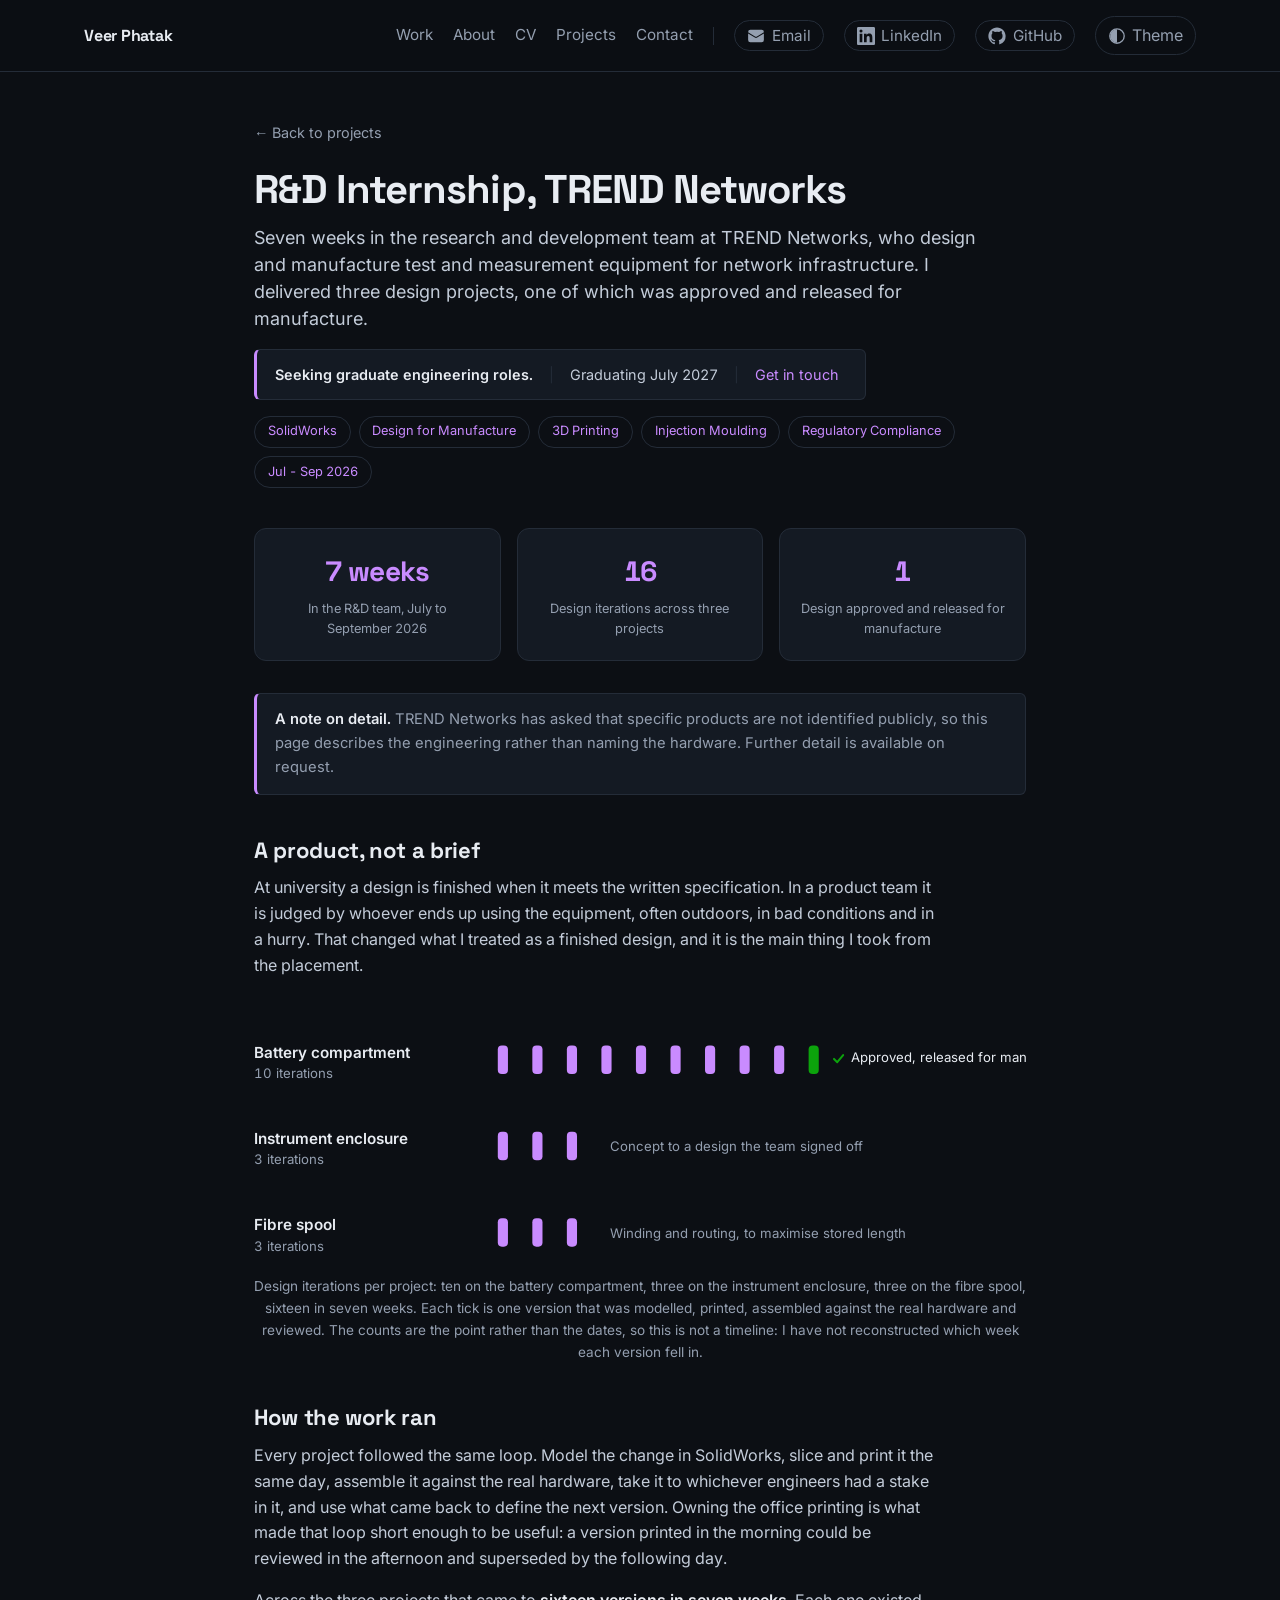
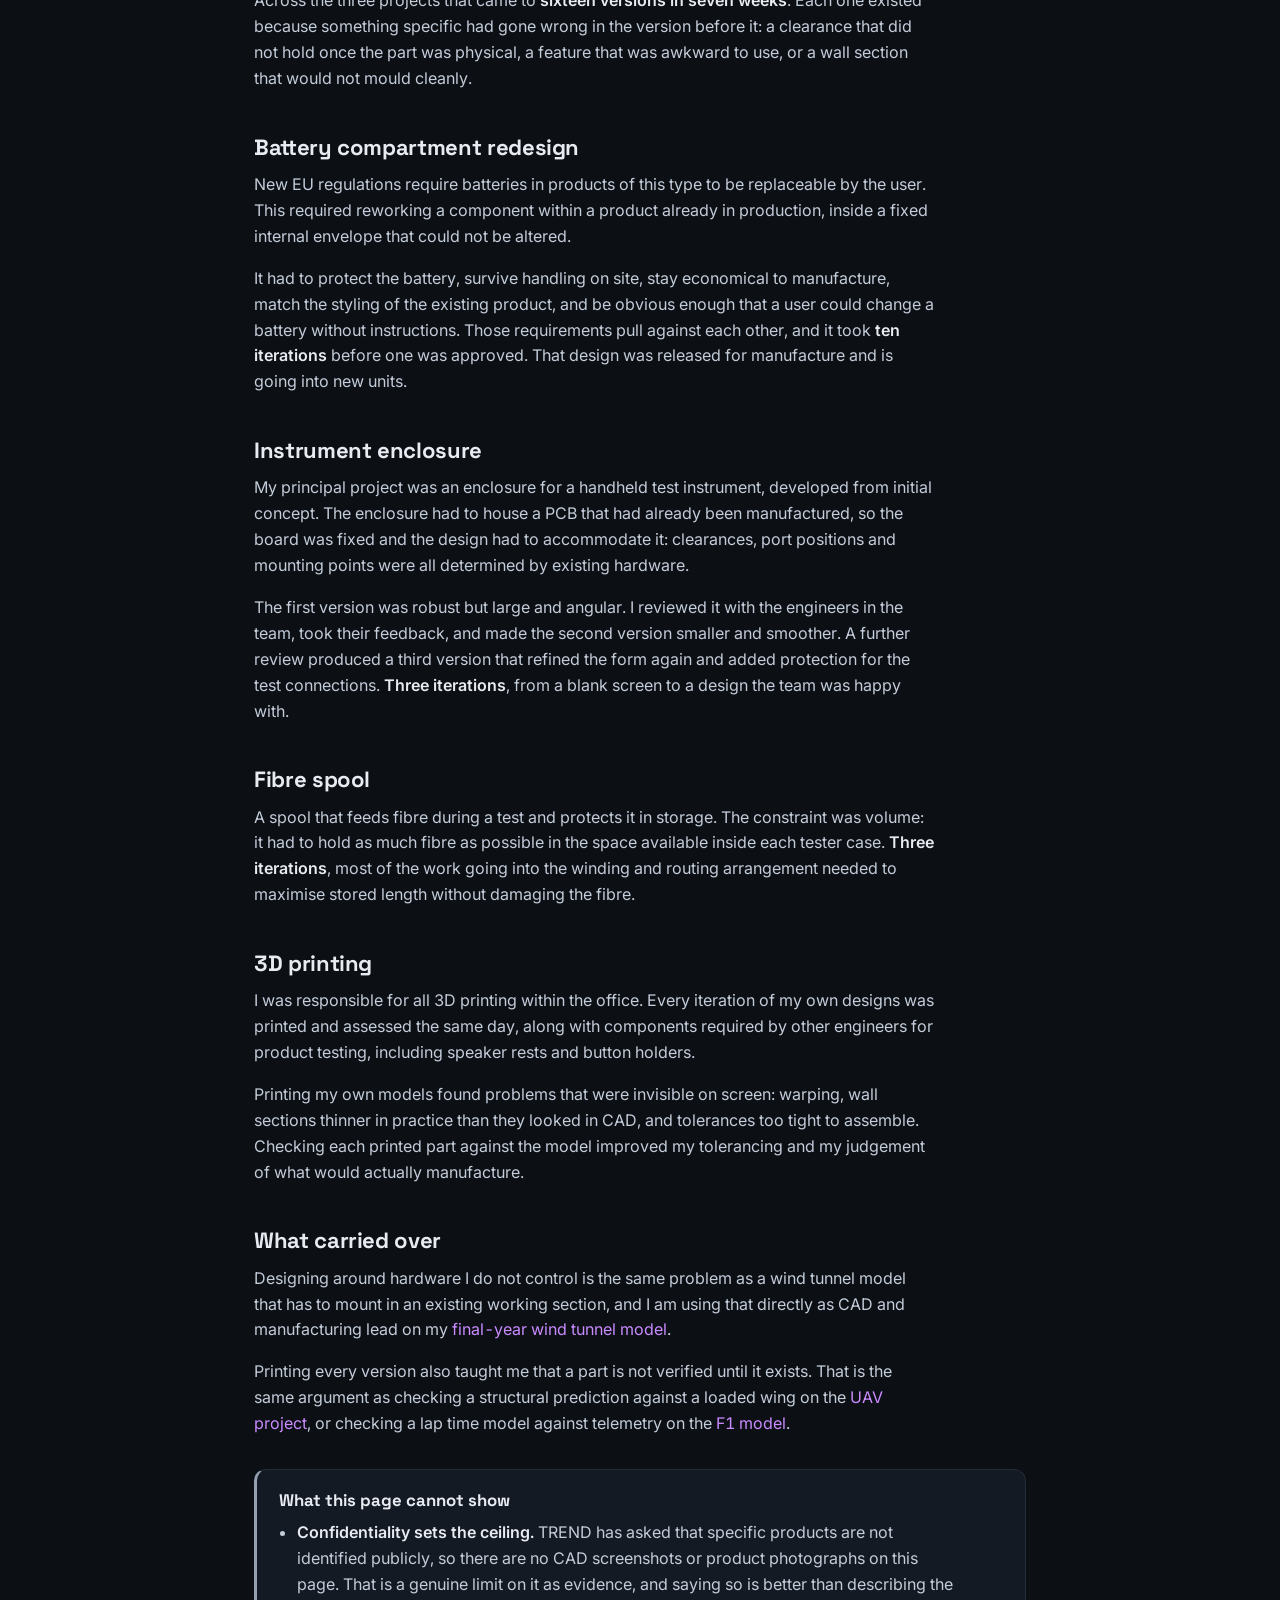
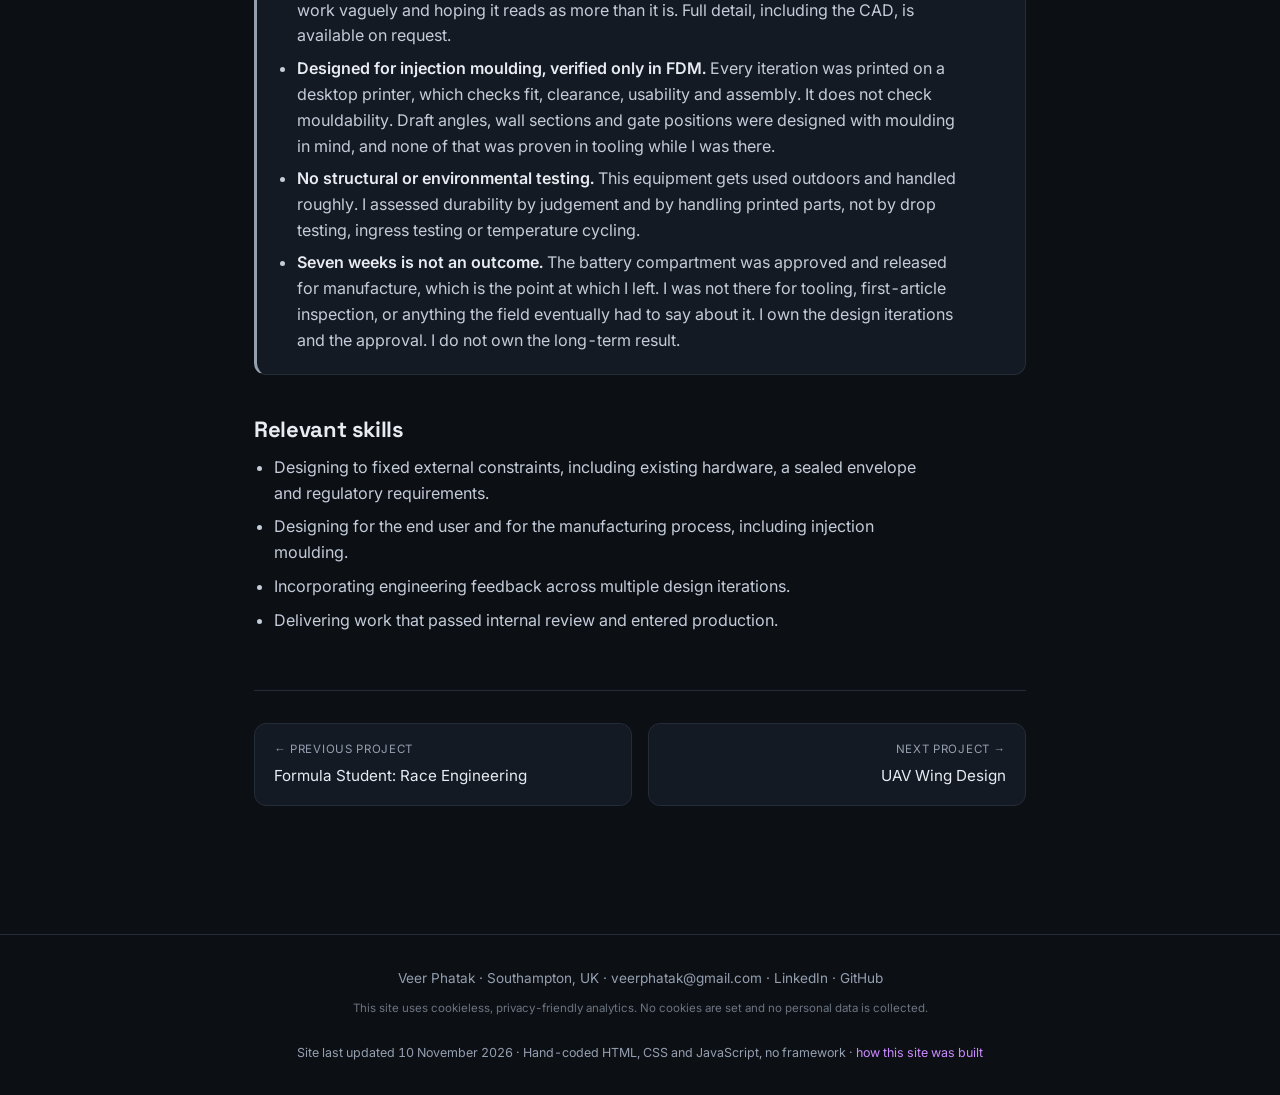
<file: internship.html>
<!DOCTYPE html>
<html lang="en">
<head>
  <meta charset="UTF-8">
  <meta name="viewport" content="width=device-width, initial-scale=1.0">
  <meta name="description" content="Seven-week R&D engineering internship: three mechanical design projects, one approved for manufacture after ten iterations, plus ownership of office 3D printing.">
  <title>R&amp;D Internship | Veer Phatak</title>
  <link rel="icon" href="favicon.svg" type="image/svg+xml">
  <link rel="canonical" href="https://veerphatak.github.io/internship.html">
  <meta property="og:type" content="website">
  <meta property="og:site_name" content="Veer Phatak">
  <meta property="og:title" content="R&amp;D Internship | Veer Phatak">
  <meta property="og:description" content="R&D engineering internship at TREND Networks, designing enclosures and mechanical assemblies from concept through to manufacture.">
  <meta property="og:url" content="https://veerphatak.github.io/internship.html">
  <meta property="og:image" content="https://veerphatak.github.io/media/og-image.png">
  <meta property="og:image:width" content="1200">
  <meta property="og:image:height" content="630">
  <meta name="twitter:card" content="summary_large_image">
  <meta name="twitter:title" content="R&amp;D Internship | Veer Phatak">
  <meta name="twitter:description" content="R&D engineering internship at TREND Networks, designing enclosures and mechanical assemblies from concept through to manufacture.">
  <meta name="twitter:image" content="https://veerphatak.github.io/media/og-image.png">
  <link rel="preload" href="fonts/spacegrotesk-700.woff2" as="font" type="font/woff2" crossorigin>
  <link rel="preload" href="fonts/inter-400.woff2" as="font" type="font/woff2" crossorigin>
  <script src="assets/theme.js"></script>
  <link rel="stylesheet" href="style.css">
  <script data-goatcounter="https://veerphatak.goatcounter.com/count"
          async src="//gc.zgo.at/count.js"></script>
</head>
<body data-accent="internship">
  <a class="skip-link" href="#main">Skip to content</a>
  <nav class="nav">
    <div class="nav-inner">
      <a href="index.html" class="brand">Veer Phatak</a>
      <div class="nav-links">
        <a href="index.html#work">Work</a>
        <a href="index.html#about">About</a>
        <a href="cv.html">CV</a>
        <a href="index.html#projects">Projects</a>
        <a href="index.html#contact">Contact</a>
        <span class="nav-divider" aria-hidden="true"></span>
        <a class="nav-icon" href="mailto:veerphatak@gmail.com" aria-label="Email Veer Phatak" title="veerphatak@gmail.com">
          <svg viewBox="0 0 24 24" width="18" height="18" fill="currentColor" aria-hidden="true" focusable="false"><path d="M1.5 8.67v8.58a3 3 0 0 0 3 3h15a3 3 0 0 0 3-3V8.67l-8.928 5.493a3 3 0 0 1-3.144 0L1.5 8.67Z"/><path d="M22.5 6.908V6.75a3 3 0 0 0-3-3h-15a3 3 0 0 0-3 3v.158l9.714 5.978a1.5 1.5 0 0 0 1.572 0L22.5 6.908Z"/></svg>
          <span class="nav-icon-label">Email</span>
        </a>
        <a class="nav-icon" href="https://www.linkedin.com/in/veer-phatak-683665238" target="_blank" rel="noopener" aria-label="Veer Phatak on LinkedIn" title="LinkedIn">
          <svg viewBox="0 0 24 24" width="18" height="18" fill="currentColor" aria-hidden="true" focusable="false"><path d="M20.447 20.452h-3.554v-5.569c0-1.328-.027-3.037-1.852-3.037-1.853 0-2.136 1.445-2.136 2.939v5.667H9.351V9h3.414v1.561h.046c.477-.9 1.637-1.85 3.37-1.85 3.601 0 4.267 2.37 4.267 5.455v6.286ZM5.337 7.433a2.062 2.062 0 1 1 0-4.125 2.062 2.062 0 0 1 0 4.125Zm1.782 13.019H3.555V9h3.564v11.452ZM22.225 0H1.771C.792 0 0 .774 0 1.729v20.542C0 23.227.792 24 1.771 24h20.451C23.2 24 24 23.227 24 22.271V1.729C24 .774 23.2 0 22.222 0h.003Z"/></svg>
          <span class="nav-icon-label">LinkedIn</span>
        </a>
        <a class="nav-icon" href="https://github.com/veerphatak" target="_blank" rel="noopener" aria-label="Veer Phatak on GitHub" title="GitHub">
          <svg viewBox="0 0 24 24" width="18" height="18" fill="currentColor" aria-hidden="true" focusable="false"><path d="M12 .5C5.65.5.5 5.65.5 12c0 5.08 3.29 9.39 7.86 10.91.58.1.79-.25.79-.56v-2c-3.2.7-3.87-1.36-3.87-1.36-.52-1.33-1.28-1.68-1.28-1.68-1.04-.71.08-.7.08-.7 1.15.08 1.76 1.19 1.76 1.19 1.03 1.76 2.69 1.25 3.35.96.1-.75.4-1.25.73-1.54-2.55-.29-5.24-1.28-5.24-5.69 0-1.26.45-2.29 1.19-3.09-.12-.29-.52-1.46.11-3.05 0 0 .97-.31 3.18 1.18a11 11 0 0 1 5.78 0c2.2-1.49 3.17-1.18 3.17-1.18.63 1.59.23 2.76.11 3.05.74.8 1.19 1.83 1.19 3.09 0 4.42-2.69 5.39-5.26 5.68.41.36.78 1.06.78 2.14v3.17c0 .31.21.67.8.56A11.51 11.51 0 0 0 23.5 12C23.5 5.65 18.35.5 12 .5Z"/></svg>
          <span class="nav-icon-label">GitHub</span>
        </a>
        <button class="nav-icon theme-toggle" type="button" aria-label="Switch between the dark and light theme" aria-pressed="false" title="Switch to the light theme">
          <svg viewBox="0 0 24 24" width="18" height="18" fill="currentColor" aria-hidden="true" focusable="false"><path d="M12 3a9 9 0 1 0 0 18V3Z"/><path d="M12 1.5a10.5 10.5 0 1 0 0 21 10.5 10.5 0 0 0 0-21Zm0 1.8a8.7 8.7 0 1 1 0 17.4 8.7 8.7 0 0 1 0-17.4Z"/></svg>
          <span class="nav-icon-label">Theme</span>
        </button>

      </div>
    </div>
  </nav>

  <article class="wrap project" id="main">
    <a href="index.html#projects" class="back">← Back to projects</a>

    <h1 class="project-title">R&amp;D Internship, TREND Networks</h1>
    <p class="project-hook">Seven weeks in the research and development team at TREND Networks, who design and manufacture test and measurement equipment for network infrastructure. I delivered three design projects, one of which was approved and released for manufacture.</p>

    <p class="availability"><strong>Seeking graduate engineering roles.</strong> <span class="sep">|</span> Graduating July 2027 <span class="sep">|</span> <a href="mailto:veerphatak@gmail.com">Get in touch</a></p>

    <div class="meta">
      <span class="tag">SolidWorks</span>
      <span class="tag">Design for Manufacture</span>
      <span class="tag">3D Printing</span>
      <span class="tag">Injection Moulding</span>
      <span class="tag">Regulatory Compliance</span>
      <span class="tag">Jul - Sep 2026</span>
    </div>


    <div class="stats">
      <div class="stat"><div class="num">7 weeks</div><div class="label">In the R&amp;D team, July to September 2026</div></div>
      <div class="stat"><div class="num">16</div><div class="label">Design iterations across three projects</div></div>
      <div class="stat"><div class="num">1</div><div class="label">Design approved and released for manufacture</div></div>
    </div>

    <div class="notice">
      <strong>A note on detail.</strong> TREND Networks has asked that specific products are not identified publicly, so this page describes the engineering rather than naming the hardware. Further detail is available on request.
    </div>

    <h2>A product, not a brief</h2>
    <p>At university a design is finished when it meets the written specification. In a product team it is judged by whoever ends up using the equipment, often outdoors, in bad conditions and in a hurry. That changed what I treated as a finished design, and it is the main thing I took from the placement.</p>

    <figure>
      <svg class="iterviz" viewBox="0 0 760 250" role="img"
           aria-label="Design iterations per project. Battery compartment, ten iterations, the tenth approved and released for manufacture. Instrument enclosure, three iterations. Fibre spool, three iterations. Sixteen in total across seven weeks.">
        <title>Design iterations per project</title>
        <desc>A unit chart. Each tick is one printed, assembled and reviewed version. The battery compartment took ten, the instrument enclosure three, and the fibre spool three, giving sixteen versions in seven weeks. The tenth battery compartment iteration is marked as approved and released for manufacture.</desc>

        <!-- row 1: battery compartment -->
        <text x="0" y="46" fill="var(--text)" font-size="15" font-weight="600">Battery compartment</text>
        <text x="0" y="66" fill="var(--muted)" font-size="13">10 iterations</text>
        <g fill="var(--accent)">
          <rect x="240" y="34" width="10" height="28" rx="4"/>
          <rect x="274" y="34" width="10" height="28" rx="4"/>
          <rect x="308" y="34" width="10" height="28" rx="4"/>
          <rect x="342" y="34" width="10" height="28" rx="4"/>
          <rect x="376" y="34" width="10" height="28" rx="4"/>
          <rect x="410" y="34" width="10" height="28" rx="4"/>
          <rect x="444" y="34" width="10" height="28" rx="4"/>
          <rect x="478" y="34" width="10" height="28" rx="4"/>
          <rect x="512" y="34" width="10" height="28" rx="4"/>
        </g>
        <rect x="546" y="34" width="10" height="28" rx="4" fill="#0ca30c"/>
        <g transform="translate(570 42)">
          <path d="M1 5.2 L4.2 8.4 L10 1.4" fill="none" stroke="#0ca30c" stroke-width="2"
                stroke-linecap="round" stroke-linejoin="round"/>
          <text x="18" y="8" fill="var(--text)" font-size="13">Approved, released for manufacture</text>
        </g>

        <!-- row 2: instrument enclosure -->
        <text x="0" y="131" fill="var(--text)" font-size="15" font-weight="600">Instrument enclosure</text>
        <text x="0" y="151" fill="var(--muted)" font-size="13">3 iterations</text>
        <g fill="var(--accent)">
          <rect x="240" y="119" width="10" height="28" rx="4"/>
          <rect x="274" y="119" width="10" height="28" rx="4"/>
          <rect x="308" y="119" width="10" height="28" rx="4"/>
        </g>
        <text x="350" y="138" fill="var(--muted)" font-size="13">Concept to a design the team signed off</text>

        <!-- row 3: fibre spool -->
        <text x="0" y="216" fill="var(--text)" font-size="15" font-weight="600">Fibre spool</text>
        <text x="0" y="236" fill="var(--muted)" font-size="13">3 iterations</text>
        <g fill="var(--accent)">
          <rect x="240" y="204" width="10" height="28" rx="4"/>
          <rect x="274" y="204" width="10" height="28" rx="4"/>
          <rect x="308" y="204" width="10" height="28" rx="4"/>
        </g>
        <text x="350" y="223" fill="var(--muted)" font-size="13">Winding and routing, to maximise stored length</text>
      </svg>
      <figcaption>Design iterations per project: ten on the battery compartment, three on the instrument enclosure, three on the fibre spool, sixteen in seven weeks. Each tick is one version that was modelled, printed, assembled against the real hardware and reviewed. The counts are the point rather than the dates, so this is not a timeline: I have not reconstructed which week each version fell in.</figcaption>
    </figure>

    <h2>How the work ran</h2>
    <p>Every project followed the same loop. Model the change in SolidWorks, slice and print it the same day, assemble it against the real hardware, take it to whichever engineers had a stake in it, and use what came back to define the next version. Owning the office printing is what made that loop short enough to be useful: a version printed in the morning could be reviewed in the afternoon and superseded by the following day.</p>
    <p>Across the three projects that came to <strong>sixteen versions in seven weeks</strong>. Each one existed because something specific had gone wrong in the version before it: a clearance that did not hold once the part was physical, a feature that was awkward to use, or a wall section that would not mould cleanly.</p>

    <h2>Battery compartment redesign</h2>
    <p>New EU regulations require batteries in products of this type to be replaceable by the user. This required reworking a component within a product already in production, inside a fixed internal envelope that could not be altered.</p>
    <p>It had to protect the battery, survive handling on site, stay economical to manufacture, match the styling of the existing product, and be obvious enough that a user could change a battery without instructions. Those requirements pull against each other, and it took <strong>ten iterations</strong> before one was approved. That design was released for manufacture and is going into new units.</p>

    <h2>Instrument enclosure</h2>
    <p>My principal project was an enclosure for a handheld test instrument, developed from initial concept. The enclosure had to house a PCB that had already been manufactured, so the board was fixed and the design had to accommodate it: clearances, port positions and mounting points were all determined by existing hardware.</p>
    <p>The first version was robust but large and angular. I reviewed it with the engineers in the team, took their feedback, and made the second version smaller and smoother. A further review produced a third version that refined the form again and added protection for the test connections. <strong>Three iterations</strong>, from a blank screen to a design the team was happy with.</p>

    <h2>Fibre spool</h2>
    <p>A spool that feeds fibre during a test and protects it in storage. The constraint was volume: it had to hold as much fibre as possible in the space available inside each tester case. <strong>Three iterations</strong>, most of the work going into the winding and routing arrangement needed to maximise stored length without damaging the fibre.</p>

    <h2>3D printing</h2>
    <p>I was responsible for all 3D printing within the office. Every iteration of my own designs was printed and assessed the same day, along with components required by other engineers for product testing, including speaker rests and button holders.</p>
    <p>Printing my own models found problems that were invisible on screen: warping, wall sections thinner in practice than they looked in CAD, and tolerances too tight to assemble. Checking each printed part against the model improved my tolerancing and my judgement of what would actually manufacture.</p>


    <h2>What carried over</h2>
    <p>Designing around hardware I do not control is the same problem as a wind tunnel model that has to mount in an existing working section, and I am using that directly as CAD and manufacturing lead on my <a href="motogp.html">final-year wind tunnel model</a>.</p>
    <p>Printing every version also taught me that a part is not verified until it exists. That is the same argument as checking a structural prediction against a loaded wing on the <a href="uav.html">UAV project</a>, or checking a lap time model against telemetry on the <a href="f1-model.html">F1 model</a>.</p>

    <div class="limits">
      <h2>What this page cannot show</h2>
      <ul>
        <li><strong>Confidentiality sets the ceiling.</strong> TREND has asked that specific products are not identified publicly, so there are no CAD screenshots or product photographs on this page. That is a genuine limit on it as evidence, and saying so is better than describing the work vaguely and hoping it reads as more than it is. Full detail, including the CAD, is available on request.</li>
        <li><strong>Designed for injection moulding, verified only in FDM.</strong> Every iteration was printed on a desktop printer, which checks fit, clearance, usability and assembly. It does not check mouldability. Draft angles, wall sections and gate positions were designed with moulding in mind, and none of that was proven in tooling while I was there.</li>
        <li><strong>No structural or environmental testing.</strong> This equipment gets used outdoors and handled roughly. I assessed durability by judgement and by handling printed parts, not by drop testing, ingress testing or temperature cycling.</li>
        <li><strong>Seven weeks is not an outcome.</strong> The battery compartment was approved and released for manufacture, which is the point at which I left. I was not there for tooling, first-article inspection, or anything the field eventually had to say about it. I own the design iterations and the approval. I do not own the long-term result.</li>
      </ul>
    </div>

    <h2>Relevant skills</h2>
    <ul>
      <li>Designing to fixed external constraints, including existing hardware, a sealed envelope and regulatory requirements.</li>
      <li>Designing for the end user and for the manufacturing process, including injection moulding.</li>
      <li>Incorporating engineering feedback across multiple design iterations.</li>
      <li>Delivering work that passed internal review and entered production.</li>
    </ul>
    <nav class="pagenav" aria-label="Project navigation">
      <a class="prev" href="formula-student.html"><span class="dir">&larr; Previous project</span><span class="ttl">Formula Student: Race Engineering</span></a>
      <a class="next" href="uav.html"><span class="dir">Next project &rarr;</span><span class="ttl">UAV Wing Design</span></a>
    </nav>

  </article>

  <footer>
    <div class="footer-inner">Veer Phatak · Southampton, UK · <a href="mailto:veerphatak@gmail.com">veerphatak@gmail.com</a> · <a href="https://www.linkedin.com/in/veer-phatak-683665238" target="_blank" rel="noopener">LinkedIn</a> · <a href="https://github.com/veerphatak" target="_blank" rel="noopener">GitHub</a></div>
    <div class="footer-note">This site uses cookieless, privacy-friendly analytics. No cookies are set and no personal data is collected.</div>
    <div class="footer-updated">Site last updated 10 November 2026 &middot; Hand-coded HTML, CSS and JavaScript, no framework &middot; <a href="about-this-site.html">how this site was built</a></div>
  </footer>
</body>
</html>
</file>
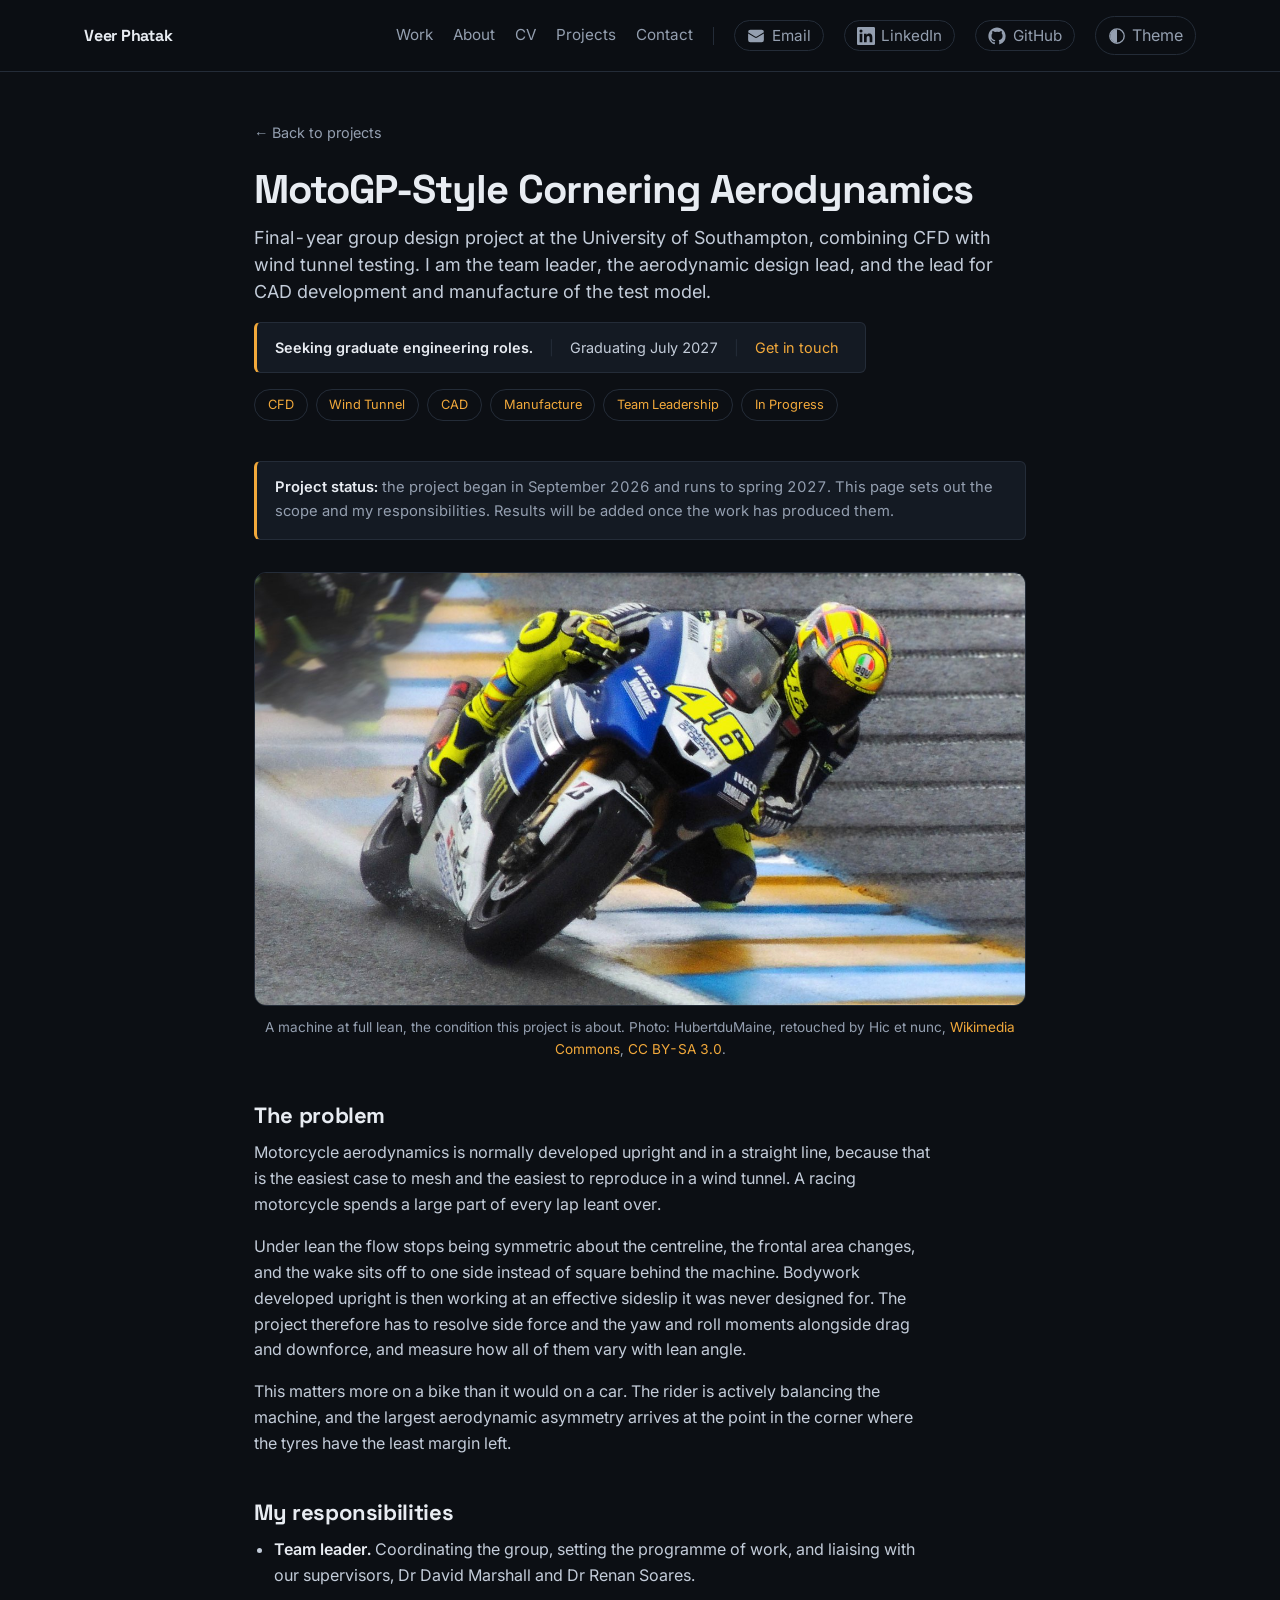
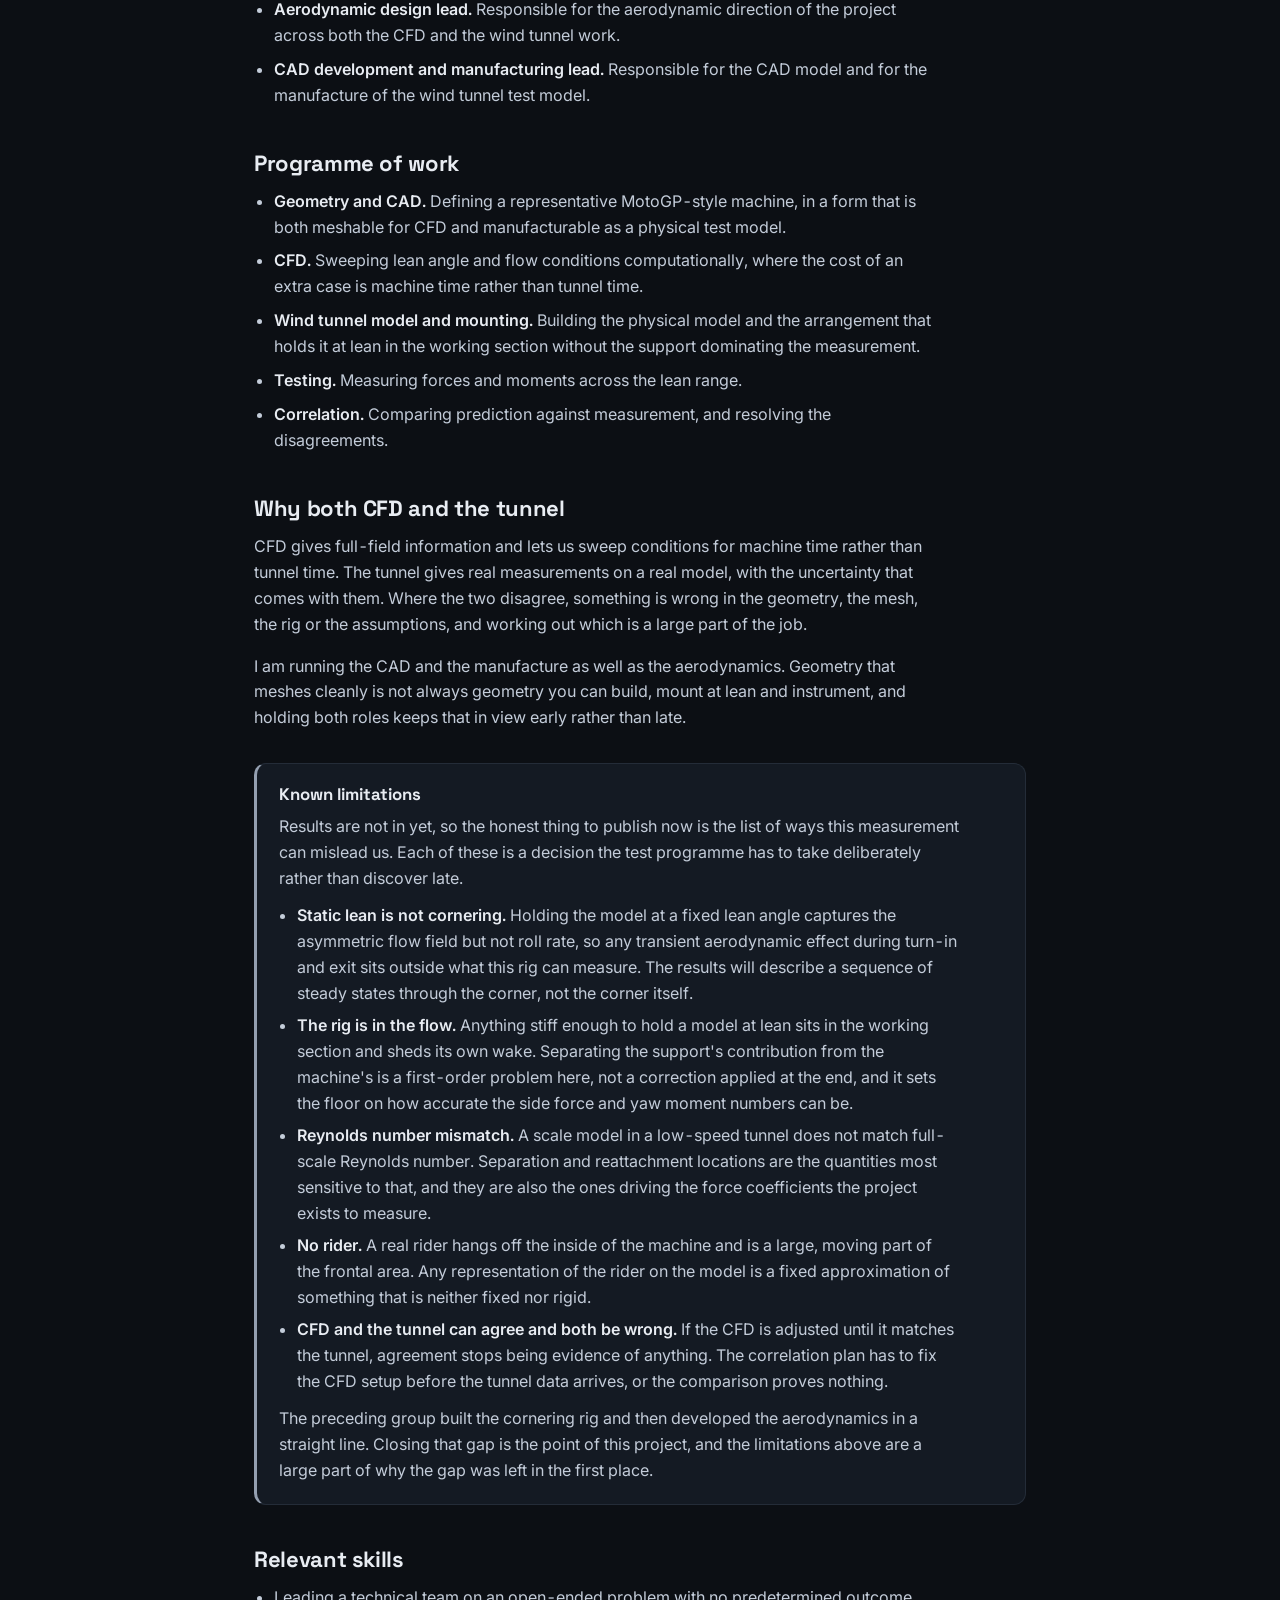
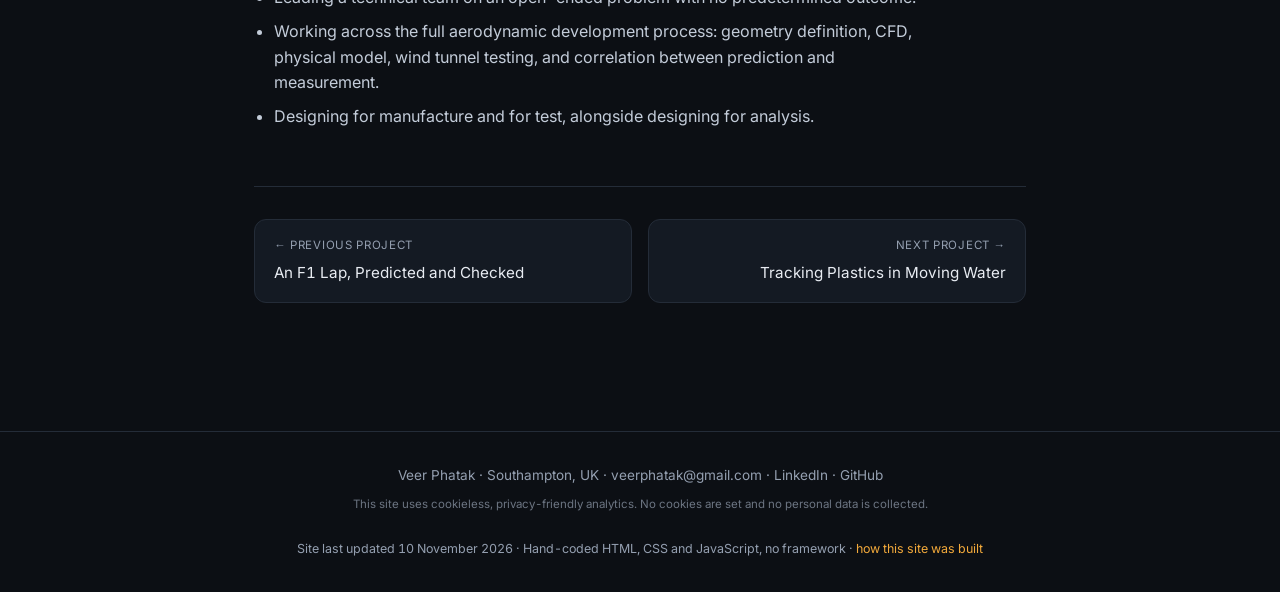
<file: motogp.html>
<!DOCTYPE html>
<html lang="en">
<head>
  <meta charset="UTF-8">
  <meta name="viewport" content="width=device-width, initial-scale=1.0">
  <meta name="description" content="Final-year group design project: CFD and wind tunnel investigation into the cornering aerodynamics of a MotoGP-style motorcycle.">
  <title>MotoGP-Style Cornering Aerodynamics | Veer Phatak</title>
  <link rel="icon" href="favicon.svg" type="image/svg+xml">
  <link rel="canonical" href="https://veerphatak.github.io/motogp.html">
  <meta property="og:type" content="website">
  <meta property="og:site_name" content="Veer Phatak">
  <meta property="og:title" content="MotoGP-Style Cornering Aerodynamics | Veer Phatak">
  <meta property="og:description" content="Final-year group project on the cornering aerodynamics of a MotoGP-style motorcycle, using CFD alongside wind tunnel testing.">
  <meta property="og:url" content="https://veerphatak.github.io/motogp.html">
  <meta property="og:image" content="https://veerphatak.github.io/media/og-image.png">
  <meta property="og:image:width" content="1200">
  <meta property="og:image:height" content="630">
  <meta name="twitter:card" content="summary_large_image">
  <meta name="twitter:title" content="MotoGP-Style Cornering Aerodynamics | Veer Phatak">
  <meta name="twitter:description" content="Final-year group project on the cornering aerodynamics of a MotoGP-style motorcycle, using CFD alongside wind tunnel testing.">
  <meta name="twitter:image" content="https://veerphatak.github.io/media/og-image.png">
  <link rel="preload" href="fonts/spacegrotesk-700.woff2" as="font" type="font/woff2" crossorigin>
  <link rel="preload" href="fonts/inter-400.woff2" as="font" type="font/woff2" crossorigin>
  <script src="assets/theme.js"></script>
  <link rel="stylesheet" href="style.css">
  <script data-goatcounter="https://veerphatak.goatcounter.com/count"
          async src="//gc.zgo.at/count.js"></script>
</head>
<body data-accent="motogp">
  <a class="skip-link" href="#main">Skip to content</a>
  <nav class="nav">
    <div class="nav-inner">
      <a href="index.html" class="brand">Veer Phatak</a>
      <div class="nav-links">
        <a href="index.html#work">Work</a>
        <a href="index.html#about">About</a>
        <a href="cv.html">CV</a>
        <a href="index.html#projects">Projects</a>
        <a href="index.html#contact">Contact</a>
        <span class="nav-divider" aria-hidden="true"></span>
        <a class="nav-icon" href="mailto:veerphatak@gmail.com" aria-label="Email Veer Phatak" title="veerphatak@gmail.com">
          <svg viewBox="0 0 24 24" width="18" height="18" fill="currentColor" aria-hidden="true" focusable="false"><path d="M1.5 8.67v8.58a3 3 0 0 0 3 3h15a3 3 0 0 0 3-3V8.67l-8.928 5.493a3 3 0 0 1-3.144 0L1.5 8.67Z"/><path d="M22.5 6.908V6.75a3 3 0 0 0-3-3h-15a3 3 0 0 0-3 3v.158l9.714 5.978a1.5 1.5 0 0 0 1.572 0L22.5 6.908Z"/></svg>
          <span class="nav-icon-label">Email</span>
        </a>
        <a class="nav-icon" href="https://www.linkedin.com/in/veer-phatak-683665238" target="_blank" rel="noopener" aria-label="Veer Phatak on LinkedIn" title="LinkedIn">
          <svg viewBox="0 0 24 24" width="18" height="18" fill="currentColor" aria-hidden="true" focusable="false"><path d="M20.447 20.452h-3.554v-5.569c0-1.328-.027-3.037-1.852-3.037-1.853 0-2.136 1.445-2.136 2.939v5.667H9.351V9h3.414v1.561h.046c.477-.9 1.637-1.85 3.37-1.85 3.601 0 4.267 2.37 4.267 5.455v6.286ZM5.337 7.433a2.062 2.062 0 1 1 0-4.125 2.062 2.062 0 0 1 0 4.125Zm1.782 13.019H3.555V9h3.564v11.452ZM22.225 0H1.771C.792 0 0 .774 0 1.729v20.542C0 23.227.792 24 1.771 24h20.451C23.2 24 24 23.227 24 22.271V1.729C24 .774 23.2 0 22.222 0h.003Z"/></svg>
          <span class="nav-icon-label">LinkedIn</span>
        </a>
        <a class="nav-icon" href="https://github.com/veerphatak" target="_blank" rel="noopener" aria-label="Veer Phatak on GitHub" title="GitHub">
          <svg viewBox="0 0 24 24" width="18" height="18" fill="currentColor" aria-hidden="true" focusable="false"><path d="M12 .5C5.65.5.5 5.65.5 12c0 5.08 3.29 9.39 7.86 10.91.58.1.79-.25.79-.56v-2c-3.2.7-3.87-1.36-3.87-1.36-.52-1.33-1.28-1.68-1.28-1.68-1.04-.71.08-.7.08-.7 1.15.08 1.76 1.19 1.76 1.19 1.03 1.76 2.69 1.25 3.35.96.1-.75.4-1.25.73-1.54-2.55-.29-5.24-1.28-5.24-5.69 0-1.26.45-2.29 1.19-3.09-.12-.29-.52-1.46.11-3.05 0 0 .97-.31 3.18 1.18a11 11 0 0 1 5.78 0c2.2-1.49 3.17-1.18 3.17-1.18.63 1.59.23 2.76.11 3.05.74.8 1.19 1.83 1.19 3.09 0 4.42-2.69 5.39-5.26 5.68.41.36.78 1.06.78 2.14v3.17c0 .31.21.67.8.56A11.51 11.51 0 0 0 23.5 12C23.5 5.65 18.35.5 12 .5Z"/></svg>
          <span class="nav-icon-label">GitHub</span>
        </a>
        <button class="nav-icon theme-toggle" type="button" aria-label="Switch between the dark and light theme" aria-pressed="false" title="Switch to the light theme">
          <svg viewBox="0 0 24 24" width="18" height="18" fill="currentColor" aria-hidden="true" focusable="false"><path d="M12 3a9 9 0 1 0 0 18V3Z"/><path d="M12 1.5a10.5 10.5 0 1 0 0 21 10.5 10.5 0 0 0 0-21Zm0 1.8a8.7 8.7 0 1 1 0 17.4 8.7 8.7 0 0 1 0-17.4Z"/></svg>
          <span class="nav-icon-label">Theme</span>
        </button>

      </div>
    </div>
  </nav>

  <article class="wrap project" id="main">
    <a href="index.html#projects" class="back">← Back to projects</a>

    <h1 class="project-title">MotoGP-Style Cornering Aerodynamics</h1>
    <p class="project-hook">Final-year group design project at the University of Southampton, combining CFD with wind tunnel testing. I am the team leader, the aerodynamic design lead, and the lead for CAD development and manufacture of the test model.</p>

    <p class="availability"><strong>Seeking graduate engineering roles.</strong> <span class="sep">|</span> Graduating July 2027 <span class="sep">|</span> <a href="mailto:veerphatak@gmail.com">Get in touch</a></p>

    <div class="meta">
      <span class="tag">CFD</span>
      <span class="tag">Wind Tunnel</span>
      <span class="tag">CAD</span>
      <span class="tag">Manufacture</span>
      <span class="tag">Team Leadership</span>
      <span class="tag">In Progress</span>
    </div>

    </div>

    <div class="notice">
      <strong>Project status:</strong> the project began in September 2026 and runs to spring 2027. This page sets out the scope and my responsibilities. Results will be added once the work has produced them.
    </div>

    <figure>
      <img src="media/motogp-lean.jpg" alt="A MotoGP motorcycle at full lean through a corner, rider hanging off the inside of the machine" loading="lazy">
      <figcaption>A machine at full lean, the condition this project is about. Photo: HubertduMaine, retouched by Hic et nunc, <a href="https://commons.wikimedia.org/wiki/File:Valentino_Rossi_(2013_-_Le_Mans_-_MotoGP).jpg" target="_blank" rel="noopener">Wikimedia Commons</a>, <a href="https://creativecommons.org/licenses/by-sa/3.0/deed.en" target="_blank" rel="noopener">CC BY-SA 3.0</a>.</figcaption>
    </figure>

    <h2>The problem</h2>
    <p>Motorcycle aerodynamics is normally developed upright and in a straight line, because that is the easiest case to mesh and the easiest to reproduce in a wind tunnel. A racing motorcycle spends a large part of every lap leant over.</p>
    <p>Under lean the flow stops being symmetric about the centreline, the frontal area changes, and the wake sits off to one side instead of square behind the machine. Bodywork developed upright is then working at an effective sideslip it was never designed for. The project therefore has to resolve side force and the yaw and roll moments alongside drag and downforce, and measure how all of them vary with lean angle.</p>
    <p>This matters more on a bike than it would on a car. The rider is actively balancing the machine, and the largest aerodynamic asymmetry arrives at the point in the corner where the tyres have the least margin left.</p>

    <h2>My responsibilities</h2>
    <ul>
      <li><strong>Team leader.</strong> Coordinating the group, setting the programme of work, and liaising with our supervisors, Dr David Marshall and Dr Renan Soares.</li>
      <li><strong>Aerodynamic design lead.</strong> Responsible for the aerodynamic direction of the project across both the CFD and the wind tunnel work.</li>
      <li><strong>CAD development and manufacturing lead.</strong> Responsible for the CAD model and for the manufacture of the wind tunnel test model.</li>
    </ul>

    <h2>Programme of work</h2>
    <ul>
      <li><strong>Geometry and CAD.</strong> Defining a representative MotoGP-style machine, in a form that is both meshable for CFD and manufacturable as a physical test model.</li>
      <li><strong>CFD.</strong> Sweeping lean angle and flow conditions computationally, where the cost of an extra case is machine time rather than tunnel time.</li>
      <li><strong>Wind tunnel model and mounting.</strong> Building the physical model and the arrangement that holds it at lean in the working section without the support dominating the measurement.</li>
      <li><strong>Testing.</strong> Measuring forces and moments across the lean range.</li>
      <li><strong>Correlation.</strong> Comparing prediction against measurement, and resolving the disagreements.</li>
    </ul>

    <h2>Why both CFD and the tunnel</h2>
    <p>CFD gives full-field information and lets us sweep conditions for machine time rather than tunnel time. The tunnel gives real measurements on a real model, with the uncertainty that comes with them. Where the two disagree, something is wrong in the geometry, the mesh, the rig or the assumptions, and working out which is a large part of the job.</p>
    <p>I am running the CAD and the manufacture as well as the aerodynamics. Geometry that meshes cleanly is not always geometry you can build, mount at lean and instrument, and holding both roles keeps that in view early rather than late.</p>

    <div class="limits">
      <h2>Known limitations</h2>
      <p>Results are not in yet, so the honest thing to publish now is the list of ways this measurement can mislead us. Each of these is a decision the test programme has to take deliberately rather than discover late.</p>
      <ul>
        <li><strong>Static lean is not cornering.</strong> Holding the model at a fixed lean angle captures the asymmetric flow field but not roll rate, so any transient aerodynamic effect during turn-in and exit sits outside what this rig can measure. The results will describe a sequence of steady states through the corner, not the corner itself.</li>
        <li><strong>The rig is in the flow.</strong> Anything stiff enough to hold a model at lean sits in the working section and sheds its own wake. Separating the support's contribution from the machine's is a first-order problem here, not a correction applied at the end, and it sets the floor on how accurate the side force and yaw moment numbers can be.</li>
        <li><strong>Reynolds number mismatch.</strong> A scale model in a low-speed tunnel does not match full-scale Reynolds number. Separation and reattachment locations are the quantities most sensitive to that, and they are also the ones driving the force coefficients the project exists to measure.</li>
        <li><strong>No rider.</strong> A real rider hangs off the inside of the machine and is a large, moving part of the frontal area. Any representation of the rider on the model is a fixed approximation of something that is neither fixed nor rigid.</li>
        <li><strong>CFD and the tunnel can agree and both be wrong.</strong> If the CFD is adjusted until it matches the tunnel, agreement stops being evidence of anything. The correlation plan has to fix the CFD setup before the tunnel data arrives, or the comparison proves nothing.</li>
      </ul>
      <p>The preceding group built the cornering rig and then developed the aerodynamics in a straight line. Closing that gap is the point of this project, and the limitations above are a large part of why the gap was left in the first place.</p>
    </div>

    <h2>Relevant skills</h2>
    <ul>
      <li>Leading a technical team on an open-ended problem with no predetermined outcome.</li>
      <li>Working across the full aerodynamic development process: geometry definition, CFD, physical model, wind tunnel testing, and correlation between prediction and measurement.</li>
      <li>Designing for manufacture and for test, alongside designing for analysis.</li>
    </ul>
    <nav class="pagenav" aria-label="Project navigation">
      <a class="prev" href="f1-model.html"><span class="dir">&larr; Previous project</span><span class="ttl">An F1 Lap, Predicted and Checked</span></a>
      <a class="next" href="flume.html"><span class="dir">Next project &rarr;</span><span class="ttl">Tracking Plastics in Moving Water</span></a>
    </nav>

  </article>

  <footer>
    <div class="footer-inner">Veer Phatak · Southampton, UK · <a href="mailto:veerphatak@gmail.com">veerphatak@gmail.com</a> · <a href="https://www.linkedin.com/in/veer-phatak-683665238" target="_blank" rel="noopener">LinkedIn</a> · <a href="https://github.com/veerphatak" target="_blank" rel="noopener">GitHub</a></div>
    <div class="footer-note">This site uses cookieless, privacy-friendly analytics. No cookies are set and no personal data is collected.</div>
    <div class="footer-updated">Site last updated 10 November 2026 &middot; Hand-coded HTML, CSS and JavaScript, no framework &middot; <a href="about-this-site.html">how this site was built</a></div>
  </footer>
</body>
</html>
</file>
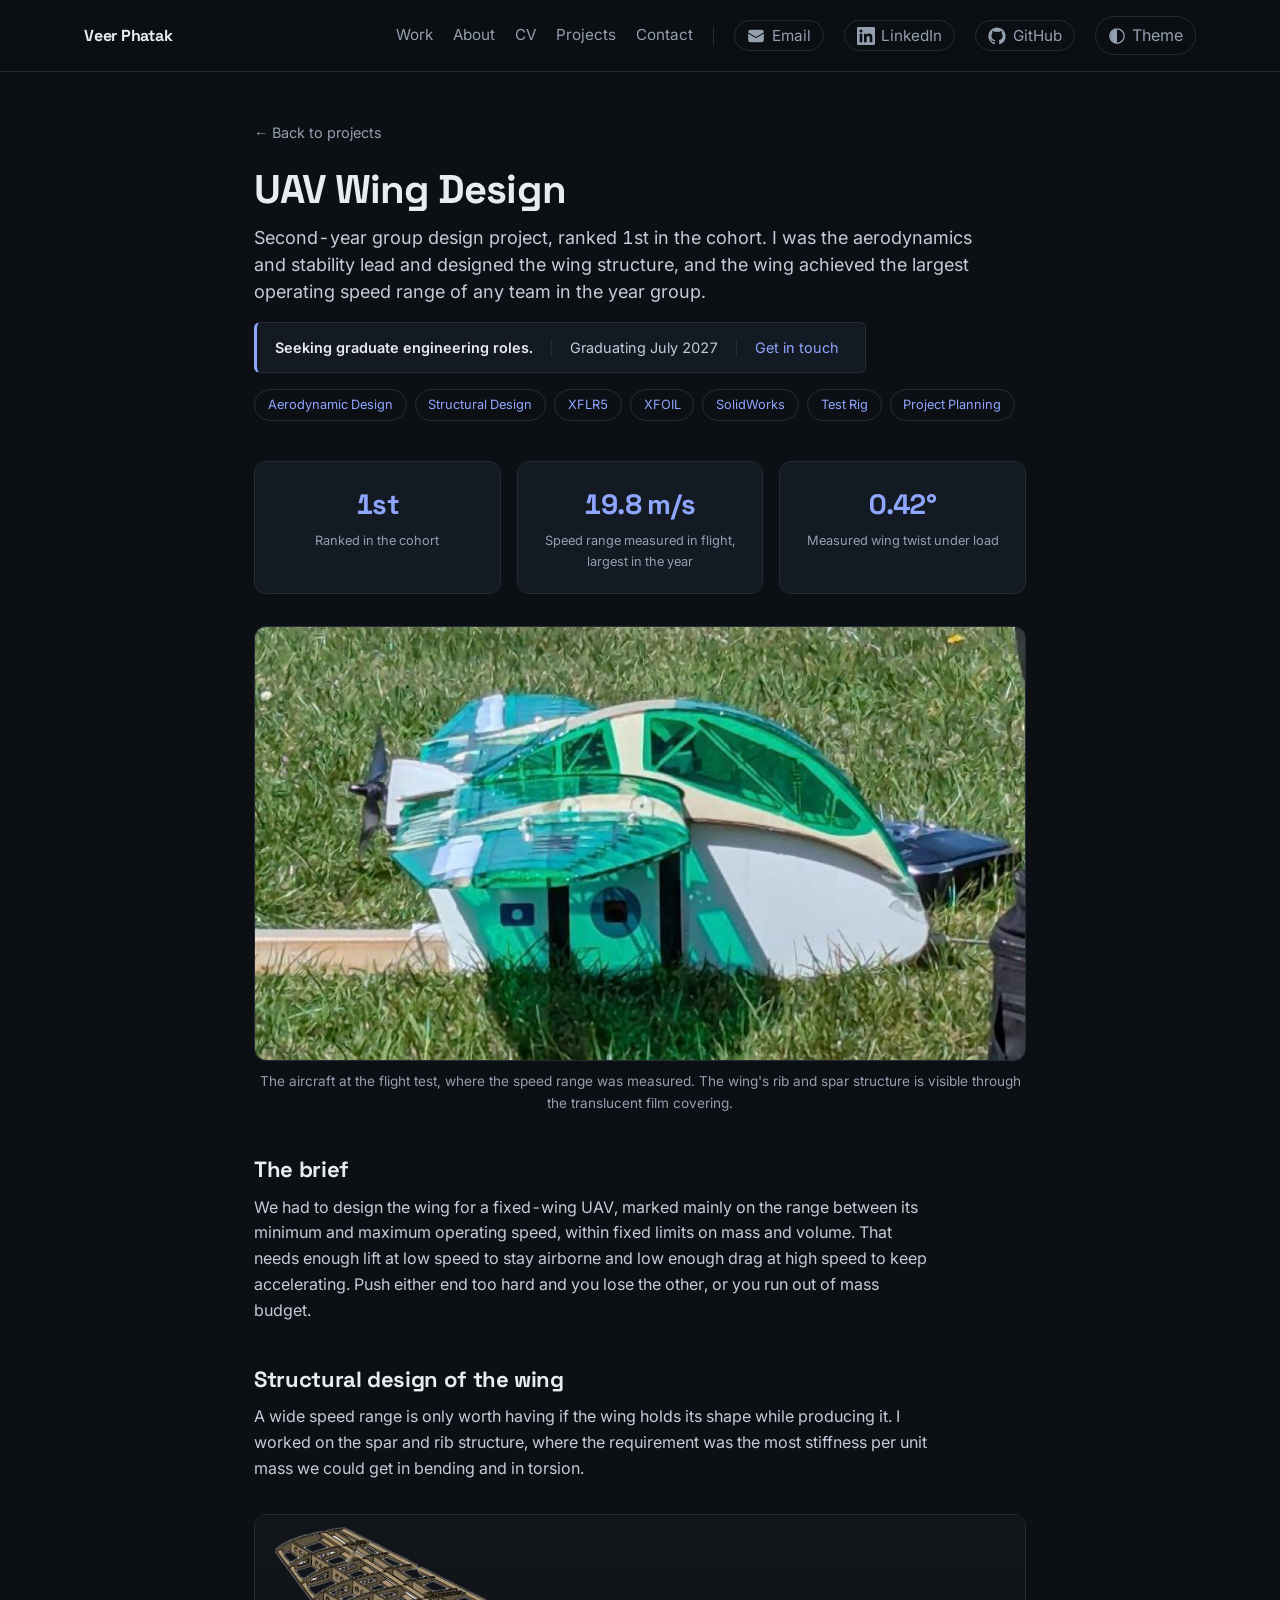
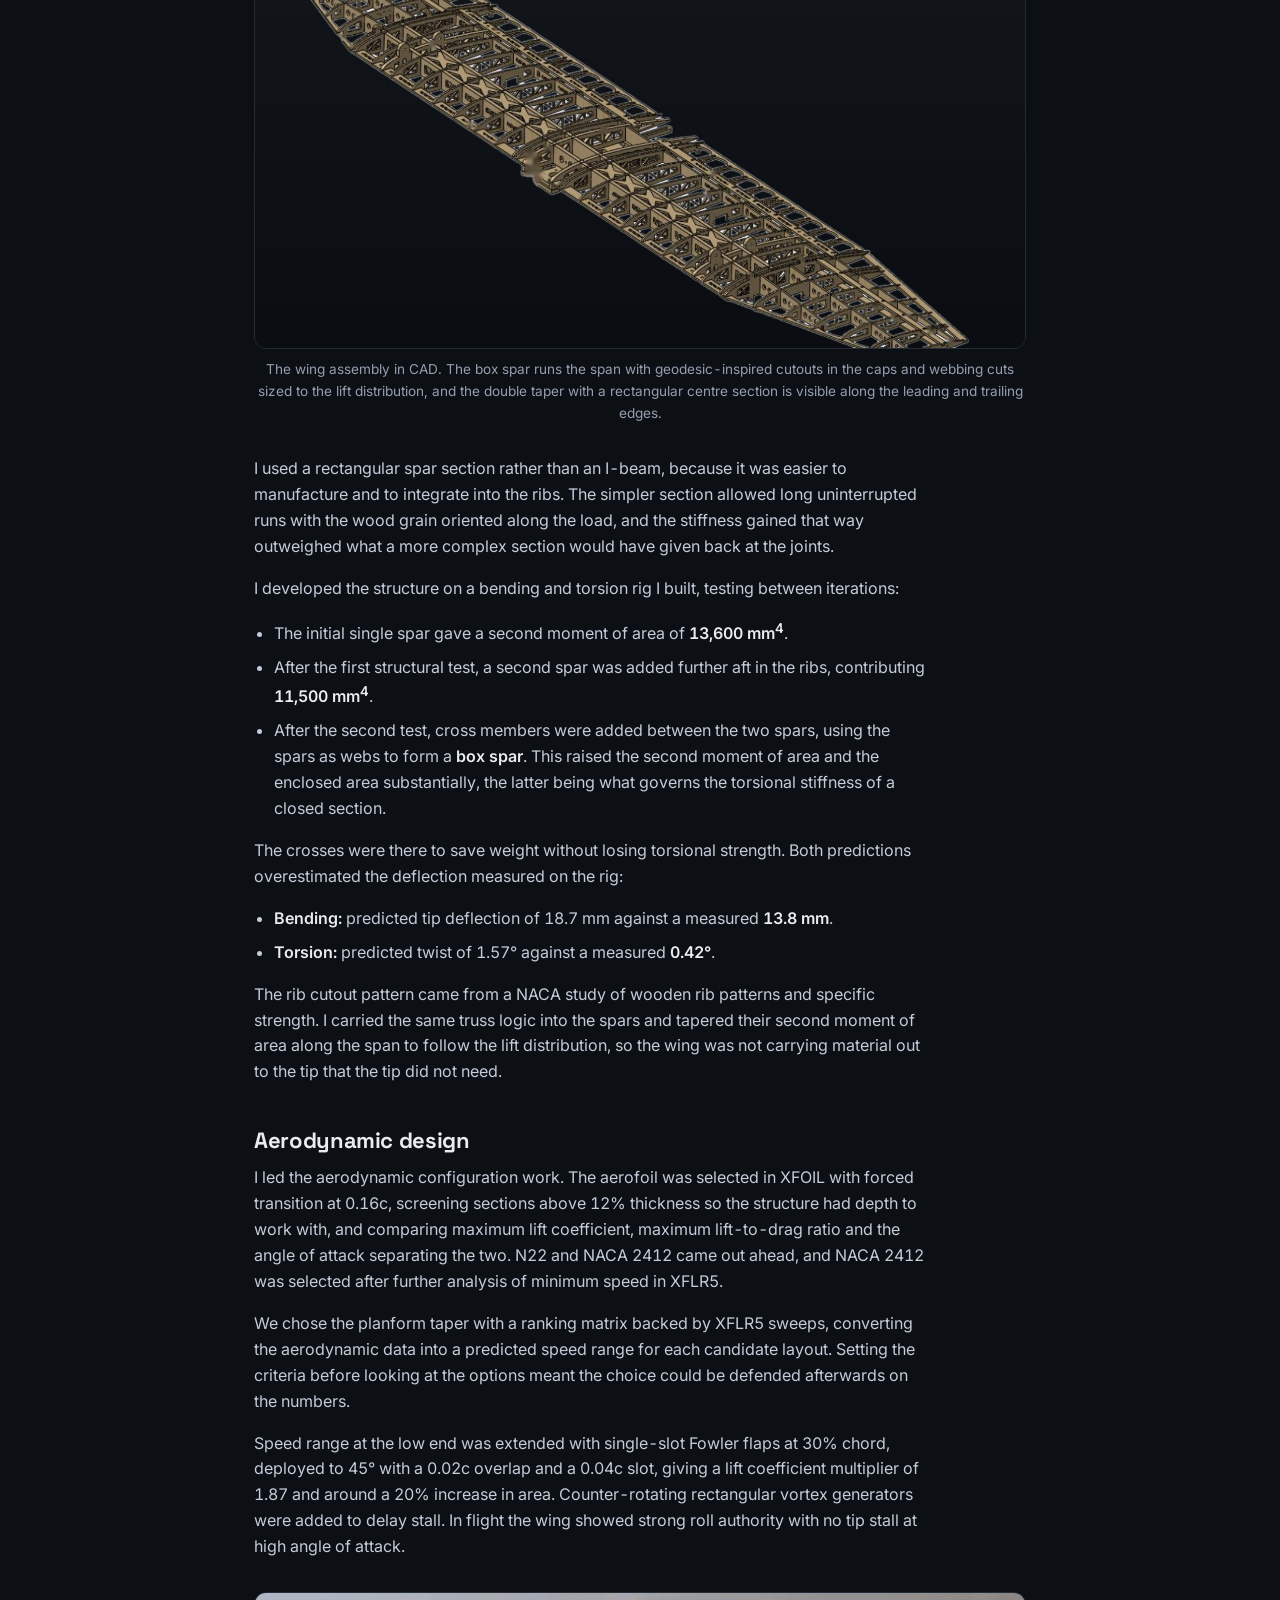
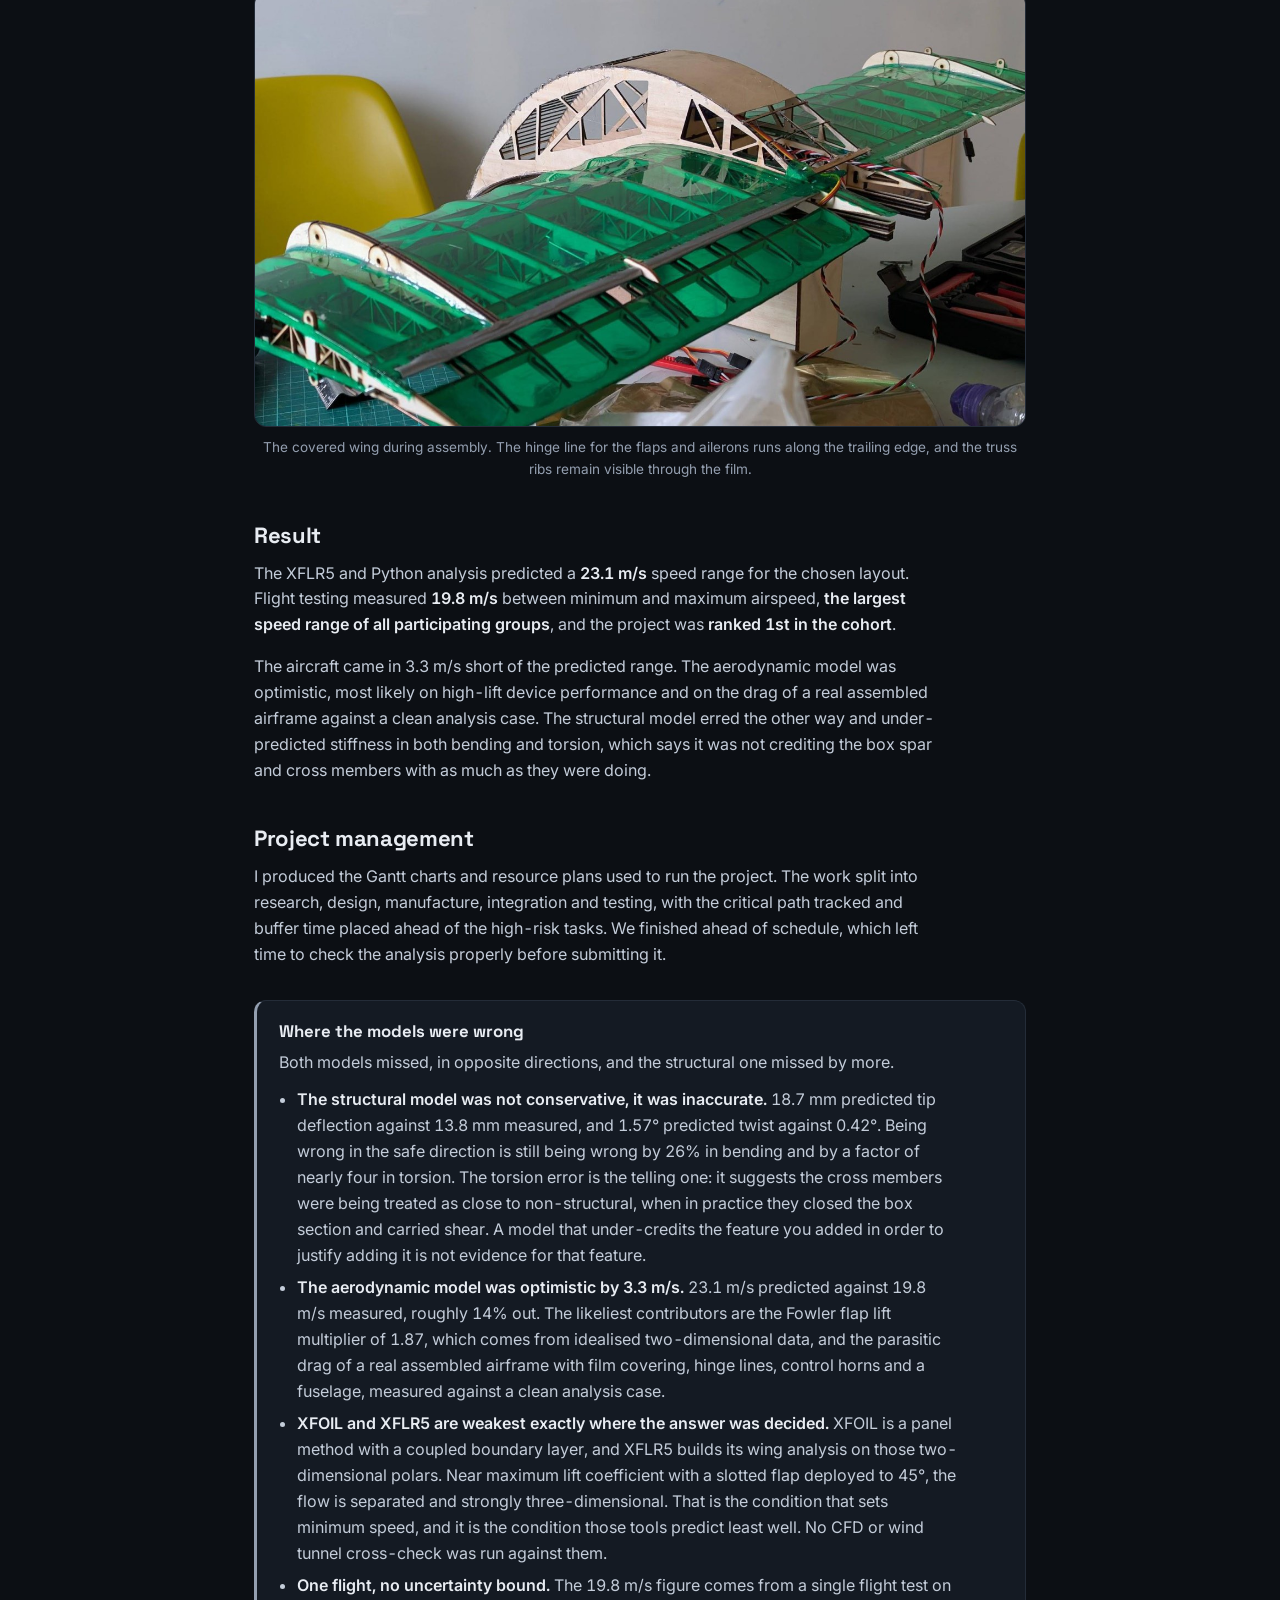
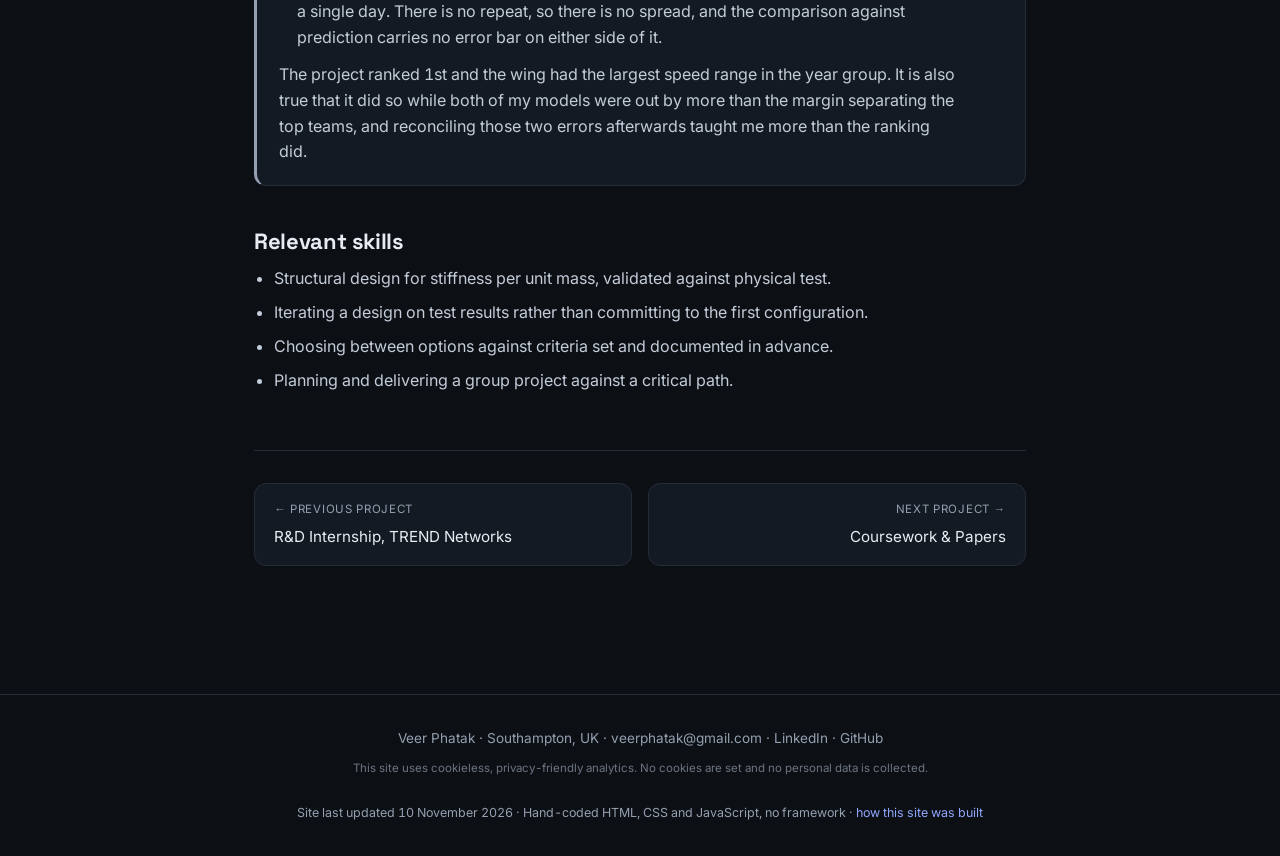
<file: uav.html>
<!DOCTYPE html>
<html lang="en">
<head>
  <meta charset="UTF-8">
  <meta name="viewport" content="width=device-width, initial-scale=1.0">
  <meta name="description" content="Second-year fixed-wing UAV wing design project, ranked first in the cohort, with box spar structural design validated against a bending and torsion rig.">
  <title>UAV Wing Design | Veer Phatak</title>
  <link rel="icon" href="favicon.svg" type="image/svg+xml">
  <link rel="canonical" href="https://veerphatak.github.io/uav.html">
  <meta property="og:type" content="website">
  <meta property="og:site_name" content="Veer Phatak">
  <meta property="og:title" content="UAV Wing Design | Veer Phatak">
  <meta property="og:description" content="Second-year fixed-wing UAV wing design project, ranked first in the cohort, with box spar structural design validated against a bending and torsion rig.">
  <meta property="og:url" content="https://veerphatak.github.io/uav.html">
  <meta property="og:image" content="https://veerphatak.github.io/media/og-image.png">
  <meta property="og:image:width" content="1200">
  <meta property="og:image:height" content="630">
  <meta name="twitter:card" content="summary_large_image">
  <meta name="twitter:title" content="UAV Wing Design | Veer Phatak">
  <meta name="twitter:description" content="Second-year fixed-wing UAV wing design project, ranked first in the cohort, with box spar structural design validated against a bending and torsion rig.">
  <meta name="twitter:image" content="https://veerphatak.github.io/media/og-image.png">
  <link rel="preload" href="fonts/spacegrotesk-700.woff2" as="font" type="font/woff2" crossorigin>
  <link rel="preload" href="fonts/inter-400.woff2" as="font" type="font/woff2" crossorigin>
  <script src="assets/theme.js"></script>
  <link rel="stylesheet" href="style.css">
  <script data-goatcounter="https://veerphatak.goatcounter.com/count"
          async src="//gc.zgo.at/count.js"></script>
</head>
<body data-accent="uav">
  <a class="skip-link" href="#main">Skip to content</a>
  <nav class="nav">
    <div class="nav-inner">
      <a href="index.html" class="brand">Veer Phatak</a>
      <div class="nav-links">
        <a href="index.html#work">Work</a>
        <a href="index.html#about">About</a>
        <a href="cv.html">CV</a>
        <a href="index.html#projects">Projects</a>
        <a href="index.html#contact">Contact</a>
        <span class="nav-divider" aria-hidden="true"></span>
        <a class="nav-icon" href="mailto:veerphatak@gmail.com" aria-label="Email Veer Phatak" title="veerphatak@gmail.com">
          <svg viewBox="0 0 24 24" width="18" height="18" fill="currentColor" aria-hidden="true" focusable="false"><path d="M1.5 8.67v8.58a3 3 0 0 0 3 3h15a3 3 0 0 0 3-3V8.67l-8.928 5.493a3 3 0 0 1-3.144 0L1.5 8.67Z"/><path d="M22.5 6.908V6.75a3 3 0 0 0-3-3h-15a3 3 0 0 0-3 3v.158l9.714 5.978a1.5 1.5 0 0 0 1.572 0L22.5 6.908Z"/></svg>
          <span class="nav-icon-label">Email</span>
        </a>
        <a class="nav-icon" href="https://www.linkedin.com/in/veer-phatak-683665238" target="_blank" rel="noopener" aria-label="Veer Phatak on LinkedIn" title="LinkedIn">
          <svg viewBox="0 0 24 24" width="18" height="18" fill="currentColor" aria-hidden="true" focusable="false"><path d="M20.447 20.452h-3.554v-5.569c0-1.328-.027-3.037-1.852-3.037-1.853 0-2.136 1.445-2.136 2.939v5.667H9.351V9h3.414v1.561h.046c.477-.9 1.637-1.85 3.37-1.85 3.601 0 4.267 2.37 4.267 5.455v6.286ZM5.337 7.433a2.062 2.062 0 1 1 0-4.125 2.062 2.062 0 0 1 0 4.125Zm1.782 13.019H3.555V9h3.564v11.452ZM22.225 0H1.771C.792 0 0 .774 0 1.729v20.542C0 23.227.792 24 1.771 24h20.451C23.2 24 24 23.227 24 22.271V1.729C24 .774 23.2 0 22.222 0h.003Z"/></svg>
          <span class="nav-icon-label">LinkedIn</span>
        </a>
        <a class="nav-icon" href="https://github.com/veerphatak" target="_blank" rel="noopener" aria-label="Veer Phatak on GitHub" title="GitHub">
          <svg viewBox="0 0 24 24" width="18" height="18" fill="currentColor" aria-hidden="true" focusable="false"><path d="M12 .5C5.65.5.5 5.65.5 12c0 5.08 3.29 9.39 7.86 10.91.58.1.79-.25.79-.56v-2c-3.2.7-3.87-1.36-3.87-1.36-.52-1.33-1.28-1.68-1.28-1.68-1.04-.71.08-.7.08-.7 1.15.08 1.76 1.19 1.76 1.19 1.03 1.76 2.69 1.25 3.35.96.1-.75.4-1.25.73-1.54-2.55-.29-5.24-1.28-5.24-5.69 0-1.26.45-2.29 1.19-3.09-.12-.29-.52-1.46.11-3.05 0 0 .97-.31 3.18 1.18a11 11 0 0 1 5.78 0c2.2-1.49 3.17-1.18 3.17-1.18.63 1.59.23 2.76.11 3.05.74.8 1.19 1.83 1.19 3.09 0 4.42-2.69 5.39-5.26 5.68.41.36.78 1.06.78 2.14v3.17c0 .31.21.67.8.56A11.51 11.51 0 0 0 23.5 12C23.5 5.65 18.35.5 12 .5Z"/></svg>
          <span class="nav-icon-label">GitHub</span>
        </a>
        <button class="nav-icon theme-toggle" type="button" aria-label="Switch between the dark and light theme" aria-pressed="false" title="Switch to the light theme">
          <svg viewBox="0 0 24 24" width="18" height="18" fill="currentColor" aria-hidden="true" focusable="false"><path d="M12 3a9 9 0 1 0 0 18V3Z"/><path d="M12 1.5a10.5 10.5 0 1 0 0 21 10.5 10.5 0 0 0 0-21Zm0 1.8a8.7 8.7 0 1 1 0 17.4 8.7 8.7 0 0 1 0-17.4Z"/></svg>
          <span class="nav-icon-label">Theme</span>
        </button>

      </div>
    </div>
  </nav>

  <article class="wrap project" id="main">
    <a href="index.html#projects" class="back">← Back to projects</a>

    <h1 class="project-title">UAV Wing Design</h1>
    <p class="project-hook">Second-year group design project, ranked 1st in the cohort. I was the aerodynamics and stability lead and designed the wing structure, and the wing achieved the largest operating speed range of any team in the year group.</p>

    <p class="availability"><strong>Seeking graduate engineering roles.</strong> <span class="sep">|</span> Graduating July 2027 <span class="sep">|</span> <a href="mailto:veerphatak@gmail.com">Get in touch</a></p>

    <div class="meta">
      <span class="tag">Aerodynamic Design</span>
      <span class="tag">Structural Design</span>
      <span class="tag">XFLR5</span>
      <span class="tag">XFOIL</span>
      <span class="tag">SolidWorks</span>
      <span class="tag">Test Rig</span>
      <span class="tag">Project Planning</span>
    </div>

    <div class="stats">
      <div class="stat"><div class="num">1st</div><div class="label">Ranked in the cohort</div></div>
      <div class="stat"><div class="num">19.8 m/s</div><div class="label">Speed range measured in flight, largest in the year</div></div>
      <div class="stat"><div class="num">0.42&deg;</div><div class="label">Measured wing twist under load</div></div>
    </div>

    <figure>
      <img src="media/uav-flight.jpg" alt="The completed fixed-wing UAV on the grass at the flight test, with the green film-covered wing and its internal structure visible" loading="lazy">
      <figcaption>The aircraft at the flight test, where the speed range was measured. The wing's rib and spar structure is visible through the translucent film covering.</figcaption>
    </figure>

    <h2>The brief</h2>
    <p>We had to design the wing for a fixed-wing UAV, marked mainly on the range between its minimum and maximum operating speed, within fixed limits on mass and volume. That needs enough lift at low speed to stay airborne and low enough drag at high speed to keep accelerating. Push either end too hard and you lose the other, or you run out of mass budget.</p>

    <h2>Structural design of the wing</h2>
    <p>A wide speed range is only worth having if the wing holds its shape while producing it. I worked on the spar and rib structure, where the requirement was the most stiffness per unit mass we could get in bending and in torsion.</p>

    <figure>
      <img src="media/uav-cad.jpg" alt="CAD model of the complete wing assembly, showing the box spar, the geodesic-inspired cap cutouts and the truss rib pattern" loading="lazy">
      <figcaption>The wing assembly in CAD. The box spar runs the span with geodesic-inspired cutouts in the caps and webbing cuts sized to the lift distribution, and the double taper with a rectangular centre section is visible along the leading and trailing edges.</figcaption>
    </figure>

    <p>I used a rectangular spar section rather than an I-beam, because it was easier to manufacture and to integrate into the ribs. The simpler section allowed long uninterrupted runs with the wood grain oriented along the load, and the stiffness gained that way outweighed what a more complex section would have given back at the joints.</p>
    <p>I developed the structure on a bending and torsion rig I built, testing between iterations:</p>
    <ul>
      <li>The initial single spar gave a second moment of area of <strong>13,600 mm<sup>4</sup></strong>.</li>
      <li>After the first structural test, a second spar was added further aft in the ribs, contributing <strong>11,500 mm<sup>4</sup></strong>.</li>
      <li>After the second test, cross members were added between the two spars, using the spars as webs to form a <strong>box spar</strong>. This raised the second moment of area and the enclosed area substantially, the latter being what governs the torsional stiffness of a closed section.</li>
    </ul>
    <p>The crosses were there to save weight without losing torsional strength. Both predictions overestimated the deflection measured on the rig:</p>
    <ul>
      <li><strong>Bending:</strong> predicted tip deflection of 18.7 mm against a measured <strong>13.8 mm</strong>.</li>
      <li><strong>Torsion:</strong> predicted twist of 1.57&deg; against a measured <strong>0.42&deg;</strong>.</li>
    </ul>
    <p>The rib cutout pattern came from a NACA study of wooden rib patterns and specific strength. I carried the same truss logic into the spars and tapered their second moment of area along the span to follow the lift distribution, so the wing was not carrying material out to the tip that the tip did not need.</p>

    <h2>Aerodynamic design</h2>
    <p>I led the aerodynamic configuration work. The aerofoil was selected in XFOIL with forced transition at 0.16c, screening sections above 12% thickness so the structure had depth to work with, and comparing maximum lift coefficient, maximum lift-to-drag ratio and the angle of attack separating the two. N22 and NACA 2412 came out ahead, and NACA 2412 was selected after further analysis of minimum speed in XFLR5.</p>
    <p>We chose the planform taper with a ranking matrix backed by XFLR5 sweeps, converting the aerodynamic data into a predicted speed range for each candidate layout. Setting the criteria before looking at the options meant the choice could be defended afterwards on the numbers.</p>
    <p>Speed range at the low end was extended with single-slot Fowler flaps at 30% chord, deployed to 45&deg; with a 0.02c overlap and a 0.04c slot, giving a lift coefficient multiplier of 1.87 and around a 20% increase in area. Counter-rotating rectangular vortex generators were added to delay stall. In flight the wing showed strong roll authority with no tip stall at high angle of attack.</p>

    <figure>
      <img src="media/uav-wing.jpg" alt="The completed UAV wing, with laser-cut truss ribs and the spar visible through the translucent film covering" loading="lazy">
      <figcaption>The covered wing during assembly. The hinge line for the flaps and ailerons runs along the trailing edge, and the truss ribs remain visible through the film.</figcaption>
    </figure>

    <h2>Result</h2>
    <p>The XFLR5 and Python analysis predicted a <strong>23.1 m/s</strong> speed range for the chosen layout. Flight testing measured <strong>19.8 m/s</strong> between minimum and maximum airspeed, <strong>the largest speed range of all participating groups</strong>, and the project was <strong>ranked 1st in the cohort</strong>.</p>
    <p>The aircraft came in 3.3 m/s short of the predicted range. The aerodynamic model was optimistic, most likely on high-lift device performance and on the drag of a real assembled airframe against a clean analysis case. The structural model erred the other way and under-predicted stiffness in both bending and torsion, which says it was not crediting the box spar and cross members with as much as they were doing.</p>

    <h2>Project management</h2>
    <p>I produced the Gantt charts and resource plans used to run the project. The work split into research, design, manufacture, integration and testing, with the critical path tracked and buffer time placed ahead of the high-risk tasks. We finished ahead of schedule, which left time to check the analysis properly before submitting it.</p>

    <div class="limits">
      <h2>Where the models were wrong</h2>
      <p>Both models missed, in opposite directions, and the structural one missed by more.</p>
      <ul>
        <li><strong>The structural model was not conservative, it was inaccurate.</strong> 18.7 mm predicted tip deflection against 13.8 mm measured, and 1.57&deg; predicted twist against 0.42&deg;. Being wrong in the safe direction is still being wrong by 26% in bending and by a factor of nearly four in torsion. The torsion error is the telling one: it suggests the cross members were being treated as close to non-structural, when in practice they closed the box section and carried shear. A model that under-credits the feature you added in order to justify adding it is not evidence for that feature.</li>
        <li><strong>The aerodynamic model was optimistic by 3.3 m/s.</strong> 23.1 m/s predicted against 19.8 m/s measured, roughly 14% out. The likeliest contributors are the Fowler flap lift multiplier of 1.87, which comes from idealised two-dimensional data, and the parasitic drag of a real assembled airframe with film covering, hinge lines, control horns and a fuselage, measured against a clean analysis case.</li>
        <li><strong>XFOIL and XFLR5 are weakest exactly where the answer was decided.</strong> XFOIL is a panel method with a coupled boundary layer, and XFLR5 builds its wing analysis on those two-dimensional polars. Near maximum lift coefficient with a slotted flap deployed to 45&deg;, the flow is separated and strongly three-dimensional. That is the condition that sets minimum speed, and it is the condition those tools predict least well. No CFD or wind tunnel cross-check was run against them.</li>
        <li><strong>One flight, no uncertainty bound.</strong> The 19.8 m/s figure comes from a single flight test on a single day. There is no repeat, so there is no spread, and the comparison against prediction carries no error bar on either side of it.</li>
      </ul>
      <p>The project ranked 1st and the wing had the largest speed range in the year group. It is also true that it did so while both of my models were out by more than the margin separating the top teams, and reconciling those two errors afterwards taught me more than the ranking did.</p>
    </div>

    <h2>Relevant skills</h2>
    <ul>
      <li>Structural design for stiffness per unit mass, validated against physical test.</li>
      <li>Iterating a design on test results rather than committing to the first configuration.</li>
      <li>Choosing between options against criteria set and documented in advance.</li>
      <li>Planning and delivering a group project against a critical path.</li>
    </ul>
    <nav class="pagenav" aria-label="Project navigation">
      <a class="prev" href="internship.html"><span class="dir">&larr; Previous project</span><span class="ttl">R&amp;D Internship, TREND Networks</span></a>
      <a class="next" href="coursework.html"><span class="dir">Next project &rarr;</span><span class="ttl">Coursework &amp; Papers</span></a>
    </nav>


  </article>

  <footer>
    <div class="footer-inner">Veer Phatak · Southampton, UK · <a href="mailto:veerphatak@gmail.com">veerphatak@gmail.com</a> · <a href="https://www.linkedin.com/in/veer-phatak-683665238" target="_blank" rel="noopener">LinkedIn</a> · <a href="https://github.com/veerphatak" target="_blank" rel="noopener">GitHub</a></div>
    <div class="footer-note">This site uses cookieless, privacy-friendly analytics. No cookies are set and no personal data is collected.</div>
    <div class="footer-updated">Site last updated 10 November 2026 &middot; Hand-coded HTML, CSS and JavaScript, no framework &middot; <a href="about-this-site.html">how this site was built</a></div>
  </footer>
</body>
</html>
</file>
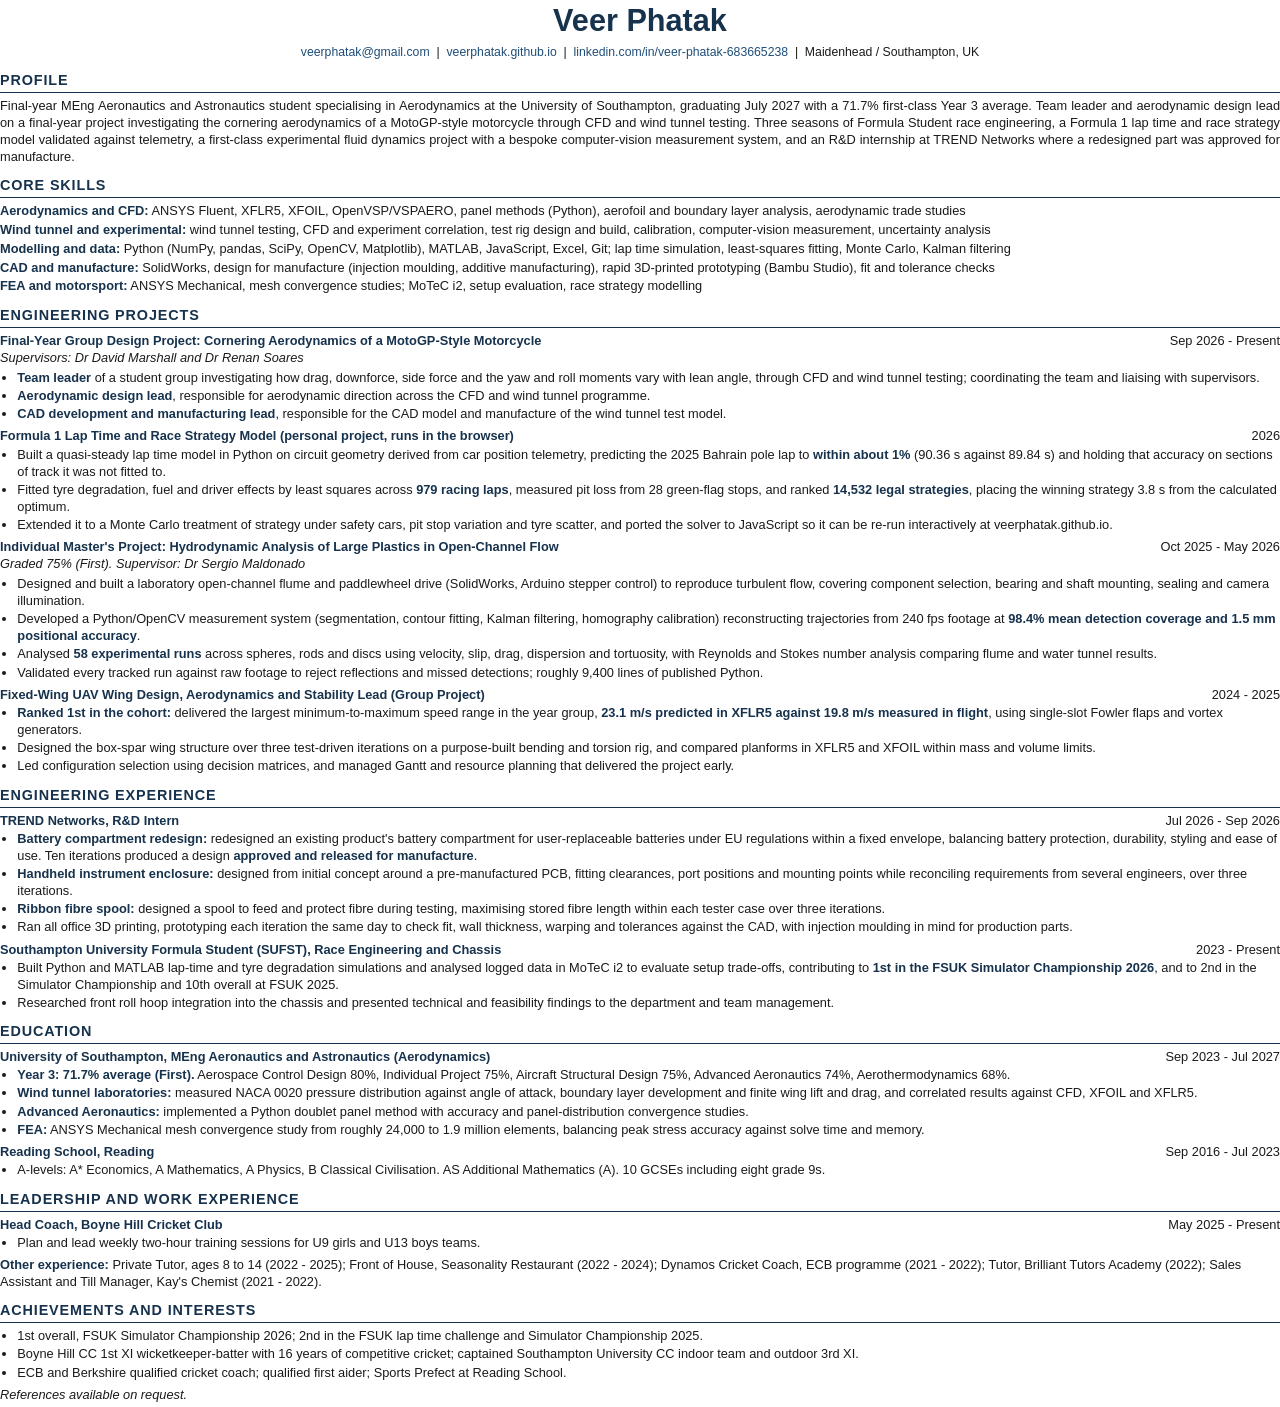
<file: docs/cv-print.html>
<!DOCTYPE html>
<html lang="en">
<head>
<meta charset="UTF-8">
<meta name="robots" content="noindex">
<title>Veer Phatak CV</title>
<!--
  Source for docs/Veer Phatak CV.pdf. Edit this file, then regenerate the PDF:

    chrome --headless --no-pdf-header-footer --print-to-pdf="docs/Veer Phatak CV.pdf" docs/cv-print.html

  No phone number here on purpose: this file and the PDF are public. Add it
  by hand to copies sent directly to an employer.
-->
<style>
  @page { size: A4; margin: 13mm 15mm 12mm; }
  * { box-sizing: border-box; }
  body { font-family: Arial, Helvetica, sans-serif; font-size: 9.6pt; line-height: 1.32; color: #1a1a1a; margin: 0; }
  a { color: #1f4e79; text-decoration: none; }
  h1 { font-size: 23pt; text-align: center; color: #17324d; margin: 0 0 3pt; }
  .contact { text-align: center; font-size: 9.2pt; margin: 0 0 7pt; }
  h2 { font-size: 10.8pt; letter-spacing: 0.06em; color: #17324d; border-bottom: 1.3pt solid #17324d;
       margin: 8pt 0 3.5pt; padding-bottom: 1.5pt; break-after: avoid; }
  p { margin: 0 0 2.5pt; }
  .profile { text-align: justify; }
  .entry { margin-bottom: 4pt; break-inside: avoid; }
  .head { display: flex; justify-content: space-between; gap: 10pt; font-weight: bold; color: #17324d; break-after: avoid; }
  .head span:last-child { font-weight: normal; color: #1a1a1a; white-space: nowrap; }
  .sub { font-style: italic; break-after: avoid; }
  ul { margin: 1pt 0 0; padding-left: 13pt; }
  li { margin-bottom: 1pt; break-inside: avoid; }
  b { color: #17324d; }
  .skills p { margin-bottom: 1.5pt; }
</style>
</head>
<body>

<h1>Veer Phatak</h1>
<p class="contact">
  <a href="mailto:veerphatak@gmail.com">veerphatak@gmail.com</a> &nbsp;|&nbsp;
  <a href="https://veerphatak.github.io">veerphatak.github.io</a> &nbsp;|&nbsp;
  <a href="https://www.linkedin.com/in/veer-phatak-683665238">linkedin.com/in/veer-phatak-683665238</a> &nbsp;|&nbsp;
  Maidenhead / Southampton, UK
</p>

<h2>PROFILE</h2>
<p class="profile">Final-year MEng Aeronautics and Astronautics student specialising in Aerodynamics at the University of Southampton, graduating July 2027 with a 71.7% first-class Year 3 average. Team leader and aerodynamic design lead on a final-year project investigating the cornering aerodynamics of a MotoGP-style motorcycle through CFD and wind tunnel testing. Three seasons of Formula Student race engineering, a Formula 1 lap time and race strategy model validated against telemetry, a first-class experimental fluid dynamics project with a bespoke computer-vision measurement system, and an R&amp;D internship at TREND Networks where a redesigned part was approved for manufacture.</p>

<h2>CORE SKILLS</h2>
<div class="skills">
<p><b>Aerodynamics and CFD:</b> ANSYS Fluent, XFLR5, XFOIL, OpenVSP/VSPAERO, panel methods (Python), aerofoil and boundary layer analysis, aerodynamic trade studies</p>
<p><b>Wind tunnel and experimental:</b> wind tunnel testing, CFD and experiment correlation, test rig design and build, calibration, computer-vision measurement, uncertainty analysis</p>
<p><b>Modelling and data:</b> Python (NumPy, pandas, SciPy, OpenCV, Matplotlib), MATLAB, JavaScript, Excel, Git; lap time simulation, least-squares fitting, Monte Carlo, Kalman filtering</p>
<p><b>CAD and manufacture:</b> SolidWorks, design for manufacture (injection moulding, additive manufacturing), rapid 3D-printed prototyping (Bambu Studio), fit and tolerance checks</p>
<p><b>FEA and motorsport:</b> ANSYS Mechanical, mesh convergence studies; MoTeC i2, setup evaluation, race strategy modelling</p>
</div>

<h2>ENGINEERING PROJECTS</h2>

<div class="entry">
  <div class="head"><span>Final-Year Group Design Project: Cornering Aerodynamics of a MotoGP-Style Motorcycle</span><span>Sep 2026 - Present</span></div>
  <p class="sub">Supervisors: Dr David Marshall and Dr Renan Soares</p>
  <ul>
    <li><b>Team leader</b> of a student group investigating how drag, downforce, side force and the yaw and roll moments vary with lean angle, through CFD and wind tunnel testing; coordinating the team and liaising with supervisors.</li>
    <li><b>Aerodynamic design lead</b>, responsible for aerodynamic direction across the CFD and wind tunnel programme.</li>
    <li><b>CAD development and manufacturing lead</b>, responsible for the CAD model and manufacture of the wind tunnel test model.</li>
  </ul>
</div>

<div class="entry">
  <div class="head"><span>Formula 1 Lap Time and Race Strategy Model (personal project, runs in the browser)</span><span>2026</span></div>
  <ul>
    <li>Built a quasi-steady lap time model in Python on circuit geometry derived from car position telemetry, predicting the 2025 Bahrain pole lap to <b>within about 1%</b> (90.36 s against 89.84 s) and holding that accuracy on sections of track it was not fitted to.</li>
    <li>Fitted tyre degradation, fuel and driver effects by least squares across <b>979 racing laps</b>, measured pit loss from 28 green-flag stops, and ranked <b>14,532 legal strategies</b>, placing the winning strategy 3.8 s from the calculated optimum.</li>
    <li>Extended it to a Monte Carlo treatment of strategy under safety cars, pit stop variation and tyre scatter, and ported the solver to JavaScript so it can be re-run interactively at veerphatak.github.io.</li>
  </ul>
</div>

<div class="entry">
  <div class="head"><span>Individual Master's Project: Hydrodynamic Analysis of Large Plastics in Open-Channel Flow</span><span>Oct 2025 - May 2026</span></div>
  <p class="sub">Graded 75% (First). Supervisor: Dr Sergio Maldonado</p>
  <ul>
    <li>Designed and built a laboratory open-channel flume and paddlewheel drive (SolidWorks, Arduino stepper control) to reproduce turbulent flow, covering component selection, bearing and shaft mounting, sealing and camera illumination.</li>
    <li>Developed a Python/OpenCV measurement system (segmentation, contour fitting, Kalman filtering, homography calibration) reconstructing trajectories from 240 fps footage at <b>98.4% mean detection coverage and 1.5 mm positional accuracy</b>.</li>
    <li>Analysed <b>58 experimental runs</b> across spheres, rods and discs using velocity, slip, drag, dispersion and tortuosity, with Reynolds and Stokes number analysis comparing flume and water tunnel results.</li>
    <li>Validated every tracked run against raw footage to reject reflections and missed detections; roughly 9,400 lines of published Python.</li>
  </ul>
</div>

<div class="entry">
  <div class="head"><span>Fixed-Wing UAV Wing Design, Aerodynamics and Stability Lead (Group Project)</span><span>2024 - 2025</span></div>
  <ul>
    <li><b>Ranked 1st in the cohort:</b> delivered the largest minimum-to-maximum speed range in the year group, <b>23.1 m/s predicted in XFLR5 against 19.8 m/s measured in flight</b>, using single-slot Fowler flaps and vortex generators.</li>
    <li>Designed the box-spar wing structure over three test-driven iterations on a purpose-built bending and torsion rig, and compared planforms in XFLR5 and XFOIL within mass and volume limits.</li>
    <li>Led configuration selection using decision matrices, and managed Gantt and resource planning that delivered the project early.</li>
  </ul>
</div>

<h2>ENGINEERING EXPERIENCE</h2>

<div class="entry">
  <div class="head"><span>TREND Networks, R&amp;D Intern</span><span>Jul 2026 - Sep 2026</span></div>
  <ul>
    <li><b>Battery compartment redesign:</b> redesigned an existing product's battery compartment for user-replaceable batteries under EU regulations within a fixed envelope, balancing battery protection, durability, styling and ease of use. Ten iterations produced a design <b>approved and released for manufacture</b>.</li>
    <li><b>Handheld instrument enclosure:</b> designed from initial concept around a pre-manufactured PCB, fitting clearances, port positions and mounting points while reconciling requirements from several engineers, over three iterations.</li>
    <li><b>Ribbon fibre spool:</b> designed a spool to feed and protect fibre during testing, maximising stored fibre length within each tester case over three iterations.</li>
    <li>Ran all office 3D printing, prototyping each iteration the same day to check fit, wall thickness, warping and tolerances against the CAD, with injection moulding in mind for production parts.</li>
  </ul>
</div>

<div class="entry">
  <div class="head"><span>Southampton University Formula Student (SUFST), Race Engineering and Chassis</span><span>2023 - Present</span></div>
  <ul>
    <li>Built Python and MATLAB lap-time and tyre degradation simulations and analysed logged data in MoTeC i2 to evaluate setup trade-offs, contributing to <b>1st in the FSUK Simulator Championship 2026</b>, and to 2nd in the Simulator Championship and 10th overall at FSUK 2025.</li>
    <li>Researched front roll hoop integration into the chassis and presented technical and feasibility findings to the department and team management.</li>
  </ul>
</div>

<h2>EDUCATION</h2>

<div class="entry">
  <div class="head"><span>University of Southampton, MEng Aeronautics and Astronautics (Aerodynamics)</span><span>Sep 2023 - Jul 2027</span></div>
  <ul>
    <li><b>Year 3: 71.7% average (First).</b> Aerospace Control Design 80%, Individual Project 75%, Aircraft Structural Design 75%, Advanced Aeronautics 74%, Aerothermodynamics 68%.</li>
    <li><b>Wind tunnel laboratories:</b> measured NACA 0020 pressure distribution against angle of attack, boundary layer development and finite wing lift and drag, and correlated results against CFD, XFOIL and XFLR5.</li>
    <li><b>Advanced Aeronautics:</b> implemented a Python doublet panel method with accuracy and panel-distribution convergence studies.</li>
    <li><b>FEA:</b> ANSYS Mechanical mesh convergence study from roughly 24,000 to 1.9 million elements, balancing peak stress accuracy against solve time and memory.</li>
  </ul>
</div>

<div class="entry">
  <div class="head"><span>Reading School, Reading</span><span>Sep 2016 - Jul 2023</span></div>
  <ul>
    <li>A-levels: A* Economics, A Mathematics, A Physics, B Classical Civilisation. AS Additional Mathematics (A). 10 GCSEs including eight grade 9s.</li>
  </ul>
</div>

<h2>LEADERSHIP AND WORK EXPERIENCE</h2>

<div class="entry">
  <div class="head"><span>Head Coach, Boyne Hill Cricket Club</span><span>May 2025 - Present</span></div>
  <ul>
    <li>Plan and lead weekly two-hour training sessions for U9 girls and U13 boys teams.</li>
  </ul>
</div>
<p><b>Other experience:</b> Private Tutor, ages 8 to 14 (2022 - 2025); Front of House, Seasonality Restaurant (2022 - 2024); Dynamos Cricket Coach, ECB programme (2021 - 2022); Tutor, Brilliant Tutors Academy (2022); Sales Assistant and Till Manager, Kay's Chemist (2021 - 2022).</p>

<h2>ACHIEVEMENTS AND INTERESTS</h2>
<ul>
  <li>1st overall, FSUK Simulator Championship 2026; 2nd in the FSUK lap time challenge and Simulator Championship 2025.</li>
  <li>Boyne Hill CC 1st XI wicketkeeper-batter with 16 years of competitive cricket; captained Southampton University CC indoor team and outdoor 3rd XI.</li>
  <li>ECB and Berkshire qualified cricket coach; qualified first aider; Sports Prefect at Reading School.</li>
</ul>
<p style="margin-top:4pt"><i>References available on request.</i></p>

</body>
</html>
</file>
<file: style.css>
/* ---- Shared theme for Veer Phatak portfolio ---- */
* { margin: 0; padding: 0; box-sizing: border-box; }

/* ---- Type -----------------------------------------------------------
   Two families, self-hosted from this domain. No third-party font host,
   so no request leaves the site and nothing can be tracked by one.

   Space Grotesk sets headings: geometric, with cut terminals and
   distinctive numerals, which suits a site mostly about measurements.
   Inter sets body copy, because these pages run to three thousand words
   and Inter is built for exactly that at small sizes.

   font-display: swap means text paints immediately in the fallback and
   swaps when the font lands. Text never waits on a font. The fallback
   stacks below are chosen to be close in width, so the swap moves the
   layout as little as possible.

   Both are SIL Open Font License 1.1. Licences ship in fonts/.
--------------------------------------------------------------------- */
@font-face {
  font-family: "Space Grotesk";
  src: url("fonts/spacegrotesk-500.woff2") format("woff2");
  font-weight: 500; font-style: normal; font-display: swap;
}
@font-face {
  font-family: "Space Grotesk";
  src: url("fonts/spacegrotesk-700.woff2") format("woff2");
  font-weight: 700; font-style: normal; font-display: swap;
}
@font-face {
  font-family: "Inter";
  src: url("fonts/inter-400.woff2") format("woff2");
  font-weight: 400; font-style: normal; font-display: swap;
}
@font-face {
  font-family: "Inter";
  src: url("fonts/inter-600.woff2") format("woff2");
  font-weight: 600; font-style: normal; font-display: swap;
}

:root {
  --font-head: "Space Grotesk", "Segoe UI", -apple-system, BlinkMacSystemFont, Helvetica, Arial, sans-serif;
  --font-body: "Inter", -apple-system, BlinkMacSystemFont, "Segoe UI", Roboto, Helvetica, Arial, sans-serif;
  --font-mono: "Cascadia Code", Consolas, "SF Mono", Menlo, monospace;
}

:root {
  /* ---- Surfaces ---------------------------------------------------- */
  --bg:         #0C0F14;   /* page */
  --bg-soft:    #141A23;   /* cards, tiles, figures */
  --bg-sunken:  #090C11;   /* code blocks, inset panels */
  --border:     #242C38;   /* decorative rules and card edges */
  --border-strong: #5A6778; /* interactive control edges, clears 3:1 */

  /* ---- Ink --------------------------------------------------------- */
  --text:   #E8ECF2;       /* headings and emphasis   16.2:1 on bg */
  --body:   #C3CCD9;       /* body copy               11.9:1 on bg */
  --muted:  #949FB0;       /* secondary and captions   7.2:1 on bg */

  /* ---- Accent ------------------------------------------------------ */
  /* Overridden per page via [data-accent] below. Only this token moves:
     surfaces, ink, spacing and type are identical on every page. */
  --accent:      #5BA8FF;
  --accent-wash: rgba(91,168,255,0.10);
  --on-accent:   #07090D;  /* ink on an accent fill, >= 7:1 on every accent */

  /* ---- Status, reserved, never used as a series colour ------------- */
  --good: #4ADE80;
  --warn: #F2A93B;

  /* ---- Shape: three radii, not ten --------------------------------- */
  --r-sm:   6px;
  --r-md:   12px;
  --r-pill: 999px;

  --maxw: 820px;

  /* Translucent surfaces that sit over the page */
  --nav-bg:   rgba(12,15,20,0.88);
  --badge-bg: rgba(12,15,20,0.82);
  --shadow:   rgba(0,0,0,0.45);
}

/* ---- Per-page accent ------------------------------------------------
   Site-level pages (home, CV, the build write-up, 404) share the site
   accent. Each project page gets one of its own, so a reader always has a
   cue for where they are, without the page itself changing character.
   Every value clears WCAG AA for body text on both surfaces, and dark ink
   on the accent fill clears AA for button labels. Checked, not eyeballed.
--------------------------------------------------------------------- */
[data-accent="f1"]         { --accent: #FF6B4A; --accent-wash: rgba(255,107,74,0.10); }
[data-accent="motogp"]     { --accent: #F2A93B; --accent-wash: rgba(242,169,59,0.10); }
[data-accent="flume"]      { --accent: #2FD4C4; --accent-wash: rgba(47,212,196,0.10); }
[data-accent="fs"]         { --accent: #5BD18A; --accent-wash: rgba(91,209,138,0.10); }
[data-accent="uav"]        { --accent: #8FA6FF; --accent-wash: rgba(143,166,255,0.10); }
[data-accent="internship"] { --accent: #C98BFF; --accent-wash: rgba(201,139,255,0.10); }
[data-accent="coursework"] { --accent: #F48FB1; --accent-wash: rgba(244,143,177,0.10); }

/* ---- Light theme -----------------------------------------------------
   Opt-in, from the button in the nav (assets/theme.js). Only tokens move,
   so every component follows without its own rule. The accents are darker
   versions of the same hues: the dark-theme values are tuned for a near
   black page and fall to about 2.5:1 on white. Each one here clears 4.5:1
   as link text on white, and white clears 4.5:1 as a label on each fill.
   Figures keep their dark surface and read as inset panels.
--------------------------------------------------------------------- */
:root[data-theme="light"] {
  --bg:         #F6F7F9;
  --bg-soft:    #FFFFFF;
  --bg-sunken:  #ECEFF3;
  --border:     #D8DDE5;
  --border-strong: #6F7B8B;

  --text:   #10151C;
  --body:   #2B3440;
  --muted:  #566273;

  --accent:      #1B66C9;
  --accent-wash: rgba(27,102,201,0.08);
  --on-accent:   #FFFFFF;

  --good: #15803D;
  --warn: #9A5B00;

  --nav-bg:   rgba(246,247,249,0.90);
  --badge-bg: rgba(255,255,255,0.90);
  --shadow:   rgba(16,21,28,0.14);
}
[data-theme="light"] [data-accent="f1"]         { --accent: #C2361A; --accent-wash: rgba(194,54,26,0.08); }
[data-theme="light"] [data-accent="motogp"]     { --accent: #94590A; --accent-wash: rgba(148,89,10,0.08); }
[data-theme="light"] [data-accent="flume"]      { --accent: #0B7A70; --accent-wash: rgba(11,122,112,0.08); }
[data-theme="light"] [data-accent="fs"]         { --accent: #1C7A42; --accent-wash: rgba(28,122,66,0.08); }
[data-theme="light"] [data-accent="uav"]        { --accent: #3F54C4; --accent-wash: rgba(63,84,196,0.08); }
[data-theme="light"] [data-accent="internship"] { --accent: #8338C9; --accent-wash: rgba(131,56,201,0.08); }
[data-theme="light"] [data-accent="coursework"] { --accent: #B22E64; --accent-wash: rgba(178,46,100,0.08); }

html { scroll-behavior: smooth; }

body {
  font-family: var(--font-body);
  background: var(--bg);
  color: var(--text);
  line-height: 1.62;
  /* Lining tabular figures: digits share a width, so numbers in the stat
     tiles and tables line up in columns instead of drifting. */
  font-variant-numeric: tabular-nums lining-nums;
  font-feature-settings: "tnum" 1, "lnum" 1;
  -webkit-font-smoothing: antialiased;
}

a { color: var(--accent); text-decoration: none; }
a:hover { text-decoration: underline; }

/* ---- Top nav ---- */
.nav {
  border-bottom: 1px solid var(--border);
  position: sticky; top: 0;
  background: var(--nav-bg);
  backdrop-filter: blur(8px);
  z-index: 10;
}
.nav-inner {
  max-width: 1160px;
  margin: 0 auto;
  padding: 1rem 1.5rem;
  display: flex; align-items: center; justify-content: space-between;
}
.nav-inner .brand { font-family: var(--font-head); font-weight: 700; letter-spacing: -0.015em; color: var(--text); }
.nav-inner .brand:hover { text-decoration: none; color: var(--accent); }
.nav-links a { margin-left: 1.25rem; font-size: 0.95rem; color: var(--muted); }
.nav-links a:hover { color: var(--text); text-decoration: none; }

/* ---- Layout ---- */
.wrap { max-width: var(--maxw); margin: 0 auto; padding: 3rem 1.5rem; }
.wrap.wide { max-width: 1160px; }

/* ---- Hero (landing) ---- */
.hero { text-align: center; padding: 5rem 1.5rem 3rem; }
.hero h1 { font-family: var(--font-head); font-weight: 700; font-size: clamp(2.2rem, 6vw, 3.4rem); line-height: 1.08; letter-spacing: -0.025em; margin-bottom: 0.75rem; }
.hero .accent { color: var(--accent); }
.hero p.tagline { font-size: clamp(1rem, 2.5vw, 1.25rem); color: var(--muted); max-width: 640px; margin: 0 auto; }
.hero-actions { display: flex; flex-wrap: wrap; gap: 0.75rem; justify-content: center; margin-top: 2rem; }

/* ---- Project cards ---- */
.section-title { font-size: 0.85rem; text-transform: uppercase; letter-spacing: 0.08em; color: var(--muted); margin-bottom: 1.25rem; }
.cards {
  display: grid;
  gap: 1.25rem;
  grid-template-columns: repeat(auto-fit, minmax(320px, 1fr));
  align-items: stretch;
}
.card {
  display: flex;
  flex-direction: column;
  border: 1px solid var(--border);
  border-radius: var(--r-md);
  background: var(--bg-soft);
  overflow: hidden;
  transition: border-color 0.15s ease, transform 0.15s ease, box-shadow 0.15s ease;
}
.card:hover {
  border-color: var(--accent);
  transform: translateY(-3px);
  box-shadow: 0 10px 28px var(--shadow);
  text-decoration: none;
}
.card-media {
  position: relative;
  aspect-ratio: 16 / 9;
  background: var(--bg);
  border-bottom: 1px solid var(--border);
  overflow: hidden;
}
.card-media img {
  width: 100%; height: 100%;
  object-fit: cover;
  display: block;
  transition: transform 0.25s ease;
}
.card:hover .card-media img { transform: scale(1.04); }
.card-body { padding: 1.35rem 1.5rem 1.5rem; display: flex; flex-direction: column; flex: 1; }
.card h3 { font-family: var(--font-head); font-weight: 700; color: var(--text); font-size: 1.08rem; line-height: 1.26; letter-spacing: -0.014em; margin-bottom: 0.5rem; }
.card p { color: var(--muted); font-size: 0.92rem; }
.card .arrow { color: var(--accent); font-size: 0.9rem; margin-top: auto; padding-top: 0.9rem; display: inline-block; }
.card.soon { opacity: 0.6; }

/* Badge flagging interactive project pages */
.badge {
  position: absolute; top: 0.7rem; left: 0.7rem; z-index: 2;
  font-size: 0.72rem; font-weight: 600; letter-spacing: 0.04em; text-transform: uppercase;
  color: var(--on-accent); background: var(--accent);
  border-radius: var(--r-pill); padding: 0.28rem 0.7rem;
}
.badge.ghost { color: var(--accent); background: var(--badge-bg); border: 1px solid var(--accent); }

/* One-line fact strip under the hero */
.facts { display: flex; flex-wrap: wrap; justify-content: center; gap: 0.5rem 2rem; color: var(--muted); font-size: 0.9rem; margin-top: 1.75rem; }
.facts span { white-space: nowrap; }
.facts b { color: var(--text); font-weight: 600; }

/* ---- Project page ---- */
.back { font-size: 0.9rem; color: var(--muted); display: inline-block; margin-bottom: 1.5rem; }
.project-title { font-family: var(--font-head); font-weight: 700; font-size: clamp(1.8rem, 4vw, 2.5rem); line-height: 1.12; letter-spacing: -0.024em; margin-bottom: 0.75rem; }
.project-hook { font-size: 1.12rem; line-height: 1.5; color: var(--muted); margin-bottom: 2rem; max-width: 60ch; }

.meta { display: flex; flex-wrap: wrap; gap: 0.5rem; margin-bottom: 2.5rem; }
.tag { font-size: 0.8rem; border: 1px solid var(--border); border-radius: var(--r-pill); padding: 0.3rem 0.8rem; color: var(--accent); }

.project h2 { font-family: var(--font-head); font-weight: 700; font-size: 1.38rem; line-height: 1.2; margin: 2.6rem 0 0.75rem; letter-spacing: -0.016em; }
.project h3 { font-family: var(--font-head); font-weight: 500; font-size: 1.08rem; line-height: 1.25; margin: 1.6rem 0 0.5rem; letter-spacing: -0.01em; color: var(--text); }
.project p { margin-bottom: 1rem; color: var(--body); max-width: 68ch; }
.project ul { margin: 0 0 1rem 1.25rem; color: var(--body); max-width: 66ch; }
.project li { margin-bottom: 0.5rem; }
.project strong { color: var(--text); }

/* ---- Interactive simulators ---- */
.sim {
  border: 1px solid var(--border);
  border-radius: var(--r-md);
  background: var(--bg-soft);
  padding: 1.25rem;
  margin: 1.5rem 0;
}
.sim-grid { display: grid; grid-template-columns: 260px 1fr; gap: 1.5rem; }
/* A grid item defaults to min-width:auto, so a track can be forced wider than
   its share by its own contents. The chart canvas carries an intrinsic width
   (its backing-store size, which is the CSS width times the device pixel
   ratio), so without this the 1fr track can be pushed past the panel edge and
   the chart overflows its box on a high-DPI screen. */
.sim-grid > * { min-width: 0; }
@media (max-width: 780px) {
  .sim-grid { grid-template-columns: 1fr; }
  /* Stacked, the result goes first, and a long control list scrolls inside
     its own box, so the chart is never more than a short scroll from the
     slider being moved. */
  .sim-output { order: -1; }
  .sim-controls { max-height: 60vh; overflow-y: auto; padding-right: 0.5rem; }
}

.sim-controls label {
  display: flex;
  flex-wrap: wrap;
  align-items: baseline;
  column-gap: 0.3rem;
  font-size: 0.85rem;
  color: var(--text);
  margin-bottom: 0.85rem;
}
.sim-controls label .muted { color: var(--muted); font-weight: 400; }
.sim-controls output {
  margin-left: auto;
  padding-left: 0.5rem;
  color: var(--accent);
  font-family: var(--font-mono);
  font-size: 0.85rem;
  font-variant-numeric: tabular-nums;
}
.sim-controls input[type="range"] {
  -webkit-appearance: none; appearance: none;
  order: 1; flex: 0 0 100%;
  width: 100%; height: 4px; margin-top: 0.45rem;
  background: var(--border-strong); border-radius: var(--r-pill); outline: none;
}
.sim-controls input[type="range"]::-webkit-slider-thumb {
  -webkit-appearance: none; appearance: none;
  width: 15px; height: 15px; border-radius: 50%;
  background: var(--accent); cursor: pointer; border: 0;
}
.sim-controls input[type="range"]::-moz-range-thumb {
  width: 15px; height: 15px; border-radius: 50%;
  background: var(--accent); cursor: pointer; border: 0;
}
.sim-controls .btn { width: 100%; text-align: center; margin-top: 0.4rem; cursor: pointer; font-family: inherit; }

.sim-readouts {
  display: grid;
  grid-template-columns: repeat(auto-fit, minmax(110px, 1fr));
  gap: 0.6rem;
  margin-bottom: 0.9rem;
}
.sim-readouts > div {
  background: var(--bg-sunken); border: 1px solid var(--border);
  border-radius: var(--r-sm); padding: 0.5rem 0.7rem;
}
.sim-readouts .wide { grid-column: span 2; }
.sim-readouts .big {
  display: block; font-size: 1.15rem; font-weight: 700; color: var(--text);
  font-family: var(--font-mono);
}
.sim-readouts .lbl { display: block; font-size: 0.72rem; color: var(--muted); margin-top: 0.15rem; }
/* max-width keeps the canvas inside its column even if the backing store is
   larger than the box; the explicit display:block stops an inline canvas from
   reporting a zero clientWidth before layout settles. */
.sim canvas { width: 100%; max-width: 100%; height: 320px; display: block; }

/* Monte Carlo panel: grouped controls and a compound selector */
.sim-controls .sim-group {
  font-size: 0.72rem;
  text-transform: uppercase;
  letter-spacing: 0.07em;
  color: var(--muted);
  font-weight: 600;
  margin: 1.1rem 0 0.6rem;
  padding-bottom: 0.3rem;
  border-bottom: 1px solid var(--border);
}
.sim-controls .sim-group:first-child { margin-top: 0; }
.sim-controls .sim-group .muted { text-transform: none; letter-spacing: 0; font-weight: 400; }
.sim-controls select {
  order: 1; flex: 0 0 100%;
  width: 100%;
  margin-top: 0.35rem;
  padding: 0.4rem 0.5rem;
  background: var(--bg-sunken);
  color: var(--text);
  border: 1px solid var(--border);
  border-radius: var(--r-sm);
  font-family: inherit;
  font-size: 0.85rem;
}
.sim-controls select:focus { outline: none; border-color: var(--accent); }

/* Monte Carlo results table */
.mc-table {
  width: 100%;
  border-collapse: collapse;
  font-size: 0.82rem;
  margin-bottom: 0.9rem;
}
.mc-table th, .mc-table td {
  text-align: right;
  padding: 0.45rem 0.5rem;
  border-bottom: 1px solid var(--border);
}
.mc-table thead th {
  color: var(--muted);
  font-weight: 600;
  font-size: 0.72rem;
  text-transform: uppercase;
  letter-spacing: 0.05em;
  white-space: nowrap;
}
.mc-table tbody th {
  text-align: left;
  color: var(--text);
  font-weight: 600;
  white-space: nowrap;
}
.mc-table tbody td { font-family: var(--font-mono); color: var(--text); }
.mc-table .plan {
  display: block;
  font-weight: 400;
  font-size: 0.72rem;
  color: var(--muted);
  margin-top: 0.1rem;
  /* The parent th sets white-space: nowrap to keep "Three stops" on one line.
     The stint plan underneath inherited it, so a three stop plan forced the
     first column about 240px wide, pushed the table's min-content width past
     the panel, and the last column rendered outside the panel border. */
  white-space: normal;
}
.mc-table .key {
  display: inline-block;
  width: 14px; height: 3px;
  margin-right: 0.5rem;
  vertical-align: middle;
  border-radius: var(--r-sm);
}
.mc-table .key.one { background: var(--body); }
.mc-table .key.two { background: var(--accent); }
.mc-table .key.three { background: var(--warn); }
.mc-status { font-size: 0.75rem; color: var(--muted); margin-top: 0.5rem; }
@media (max-width: 560px) {
  .mc-table { font-size: 0.74rem; }
  .mc-table th, .mc-table td { padding: 0.35rem 0.3rem; }
  /* Five columns of numbers cannot be squeezed into a phone without making
     them unreadable, and the nowrap headers give the table a min-content width
     of about 383px. Below this breakpoint it scrolls sideways inside its own
     box instead of pushing the whole page wider than the viewport. */
  .mc-table {
    display: block;
    overflow-x: auto;
    -webkit-overflow-scrolling: touch;
  }
}

/* ---- Notice box ---- */
.notice {
  border: 1px solid var(--border);
  border-left: 3px solid var(--accent);
  border-radius: var(--r-sm);
  background: var(--bg-soft);
  padding: 0.9rem 1.1rem;
  margin: 0 0 1.75rem;
  color: var(--muted);
  font-size: 0.92rem;
}
.notice strong { color: var(--text); }

/* ---- Plain content card (about, skills, coursework) ---- */
.plain-card { cursor: default; padding: 1.85rem 2.1rem; }

/* About and Skills side by side above the projects */
.intro-grid { display: grid; grid-template-columns: 1.08fr 1fr; gap: 1.25rem; }
.intro-grid > div { display: flex; flex-direction: column; }
.intro-grid .plain-card { flex: 1; }
@media (max-width: 900px) { .intro-grid { grid-template-columns: 1fr; } }
.plain-card:hover { border-color: var(--border); transform: none; }
.plain-card p { color: var(--body); margin-bottom: 1rem; }
.plain-card p:last-child { margin-bottom: 0; }
.plain-card strong { color: var(--text); }
ul.tight { margin: 0 0 0 1.1rem; padding: 0; color: var(--body); }
ul.tight li { margin-bottom: 0.6rem; font-size: 0.95rem; }
ul.tight li:last-child { margin-bottom: 0; }

/* ---- Download link, code blocks, small text ---- */
.dl {
  display: inline-block;
  border: 1px solid var(--accent);
  border-radius: var(--r-pill);
  padding: 0.5rem 1.2rem;
  font-size: 0.92rem;
  color: var(--accent);
  transition: background 0.15s ease, color 0.15s ease;
}
.dl:hover { background: var(--accent); color: var(--on-accent); text-decoration: none; }

pre {
  background: var(--bg-sunken);
  border: 1px solid var(--border);
  border-radius: var(--r-md);
  padding: 1rem 1.1rem;
  overflow-x: auto;
  margin: 1.25rem 0;
}
pre code {
  font-family: var(--font-mono);
  font-size: 0.85rem;
  line-height: 1.55;
  color: var(--body);
  white-space: pre;
}

.video-grid { display: grid; grid-template-columns: 1fr 1fr; gap: 1rem; margin: 2rem 0; }
.video-grid figure { margin: 0; }
@media (max-width: 640px) { .video-grid { grid-template-columns: 1fr; } }
code { font-family: var(--font-mono); font-size: 0.88em; color: var(--accent); }
.project p code { background: var(--accent-wash); padding: 0.1em 0.35em; border-radius: var(--r-sm); }

.sub-meta { color: var(--accent); font-size: 0.9rem; margin: -0.5rem 0 1rem; }
.muted-note { color: var(--muted); font-size: 0.88rem; font-style: italic; }
hr.rule { border: 0; border-top: 1px solid var(--border); margin: 3rem 0 2rem; }

/* ---- Figure / video ---- */
figure { margin: 2rem 0; }
figure video { width: 100%; border-radius: var(--r-md); border: 1px solid var(--border); display: block; background: #000; }
figure img { width: 100%; border-radius: var(--r-md); border: 1px solid var(--border); display: block; background: var(--bg-soft); }
.video-embed { position: relative; width: 100%; padding-bottom: 56.25%; height: 0; border-radius: var(--r-md); overflow: hidden; border: 1px solid var(--border); background: #000; }
.video-embed iframe { position: absolute; top: 0; left: 0; width: 100%; height: 100%; border: 0; }
figcaption { font-size: 0.85rem; color: var(--muted); margin-top: 0.6rem; text-align: center; }

.stats { display: grid; grid-template-columns: repeat(3, 1fr); gap: 1rem; margin: 2rem 0; }
.stat { border: 1px solid var(--border); border-radius: var(--r-md); padding: 1.25rem; text-align: center; background: var(--bg-soft); }
.stat .num { font-family: var(--font-head); font-size: 1.75rem; font-weight: 700; letter-spacing: -0.02em; color: var(--accent); }
.stat .label { font-size: 0.8rem; color: var(--muted); margin-top: 0.25rem; }
@media (max-width: 560px) { .stats { grid-template-columns: 1fr; } }

/* ---- Contact ---- */
.contact { text-align: center; padding: 3rem 1.5rem 1rem; }
.contact h2 { font-size: 1.6rem; margin-bottom: 0.5rem; }
.contact p { color: var(--muted); margin-bottom: 1.5rem; }
.contact-links { display: flex; flex-wrap: wrap; gap: 0.75rem; justify-content: center; }
.btn {
  display: inline-block;
  border: 1px solid var(--border);
  border-radius: var(--r-pill);
  padding: 0.6rem 1.4rem;
  color: var(--text);
  font-size: 0.95rem;
  background: var(--bg-soft);
  transition: border-color 0.15s ease, transform 0.15s ease;
}
.btn:hover { border-color: var(--accent); color: var(--accent); text-decoration: none; transform: translateY(-2px); }
.btn.primary { background: var(--accent); color: var(--on-accent); border-color: var(--accent); font-weight: 600; }
.btn.primary:hover { color: var(--on-accent); opacity: 0.9; }

/* ---- Footer ---- */
footer { border-top: 1px solid var(--border); margin-top: 4rem; }
.footer-inner { max-width: var(--maxw); margin: 0 auto; padding: 2rem 1.5rem; color: var(--muted); font-size: 0.85rem; text-align: center; }
.footer-inner a { color: var(--muted); }
.footer-inner a:hover { color: var(--accent); }
.footer-note {
  max-width: var(--maxw);
  margin: -1.4rem auto 0;
  padding: 0 1.5rem 1.6rem;
  color: var(--muted);
  opacity: 0.7;
  font-size: 0.72rem;
  text-align: center;
}

/* ---- Featured work (top of landing page) ---- */
.cards.featured { grid-template-columns: repeat(auto-fit, minmax(420px, 1fr)); gap: 1.5rem; }
.cards.featured .card-media { aspect-ratio: 16 / 8; }
.cards.featured .card h3 { font-size: 1.35rem; }
.cards.featured .card p { font-size: 1rem; }
.cards.featured .card-body { padding: 1.6rem 1.8rem 1.8rem; }
@media (max-width: 720px) { .cards.featured { grid-template-columns: 1fr; } }

/* ---- Skills grid ---- */
.skills-grid {
  display: grid;
  gap: 1rem;
  grid-template-columns: repeat(3, 1fr);
}
@media (max-width: 900px) { .skills-grid { grid-template-columns: repeat(2, 1fr); } }
@media (max-width: 600px) { .skills-grid { grid-template-columns: 1fr; } }
.skill-group {
  border: 1px solid var(--border);
  border-radius: var(--r-md);
  background: var(--bg-soft);
  padding: 1.25rem 1.4rem;
}
.skill-group h3 {
  font-size: 0.78rem; text-transform: uppercase; letter-spacing: 0.07em;
  color: var(--accent); margin-bottom: 0.6rem; font-weight: 600;
}
.skill-group p { color: var(--muted); font-size: 0.9rem; line-height: 1.6; }

/* ---- About block ---- */
.about-block { max-width: 760px; }
.about-block p { color: var(--body); margin-bottom: 1rem; }
.about-block p:last-child { margin-bottom: 0; }

/* ---- Accessibility ---- */
.skip-link {
  position: absolute; left: -9999px; top: 0;
  background: var(--accent); color: var(--on-accent);
  padding: 0.7rem 1.2rem; border-radius: 0 0 var(--r-sm) 0;
  font-weight: 600; z-index: 100;
}
.skip-link:focus { left: 0; text-decoration: none; }

a:focus-visible, .btn:focus-visible, .card:focus-visible,
button:focus-visible, select:focus-visible, input:focus-visible {
  outline: 2px solid var(--accent);
  outline-offset: 3px;
  border-radius: var(--r-sm);
}

@media (prefers-reduced-motion: reduce) {
  html { scroll-behavior: auto; }
  *, *::before, *::after {
    animation-duration: 0.01ms !important;
    animation-iteration-count: 1 !important;
    transition-duration: 0.01ms !important;
  }
  .card:hover { transform: none; }
  .card:hover .card-media img { transform: none; }
}

/* ---- Print ---- */
@media print {
  .nav, .hero-actions, .contact, .skip-link, .badge { display: none; }
  body { background: #fff; color: #000; }
  .card, .skill-group, .sim { border-color: #ccc; background: #fff; break-inside: avoid; }
  .card p, .skill-group p, .project p, .project ul { color: #222; }
  a { color: #000; text-decoration: underline; }
  .project h1, .project h2, .card h3 { color: #000; }
}

/* ---- About + at-a-glance ---- */
.about-grid { display: grid; grid-template-columns: minmax(0, 1.6fr) minmax(280px, 1fr); gap: 2.5rem; align-items: start; }
@media (max-width: 860px) { .about-grid { grid-template-columns: 1fr; gap: 1.75rem; } }

.glance {
  border: 1px solid var(--border);
  border-radius: var(--r-md);
  background: var(--bg-soft);
  padding: 1.5rem 1.6rem;
}
.glance h3 {
  font-size: 0.78rem; text-transform: uppercase; letter-spacing: 0.07em;
  color: var(--accent); margin-bottom: 1rem; font-weight: 600;
}
.glance dl { margin: 0 0 1.25rem; }
.glance dt {
  font-size: 0.72rem; text-transform: uppercase; letter-spacing: 0.05em;
  color: var(--muted); margin-top: 0.85rem;
}
.glance dt:first-child { margin-top: 0; }
.glance dd { margin: 0.15rem 0 0; color: var(--text); font-size: 0.92rem; line-height: 1.5; }
.glance .btn { display: block; text-align: center; }

/* ---- Card metadata tags ---- */
.card-tags {
  font-size: 0.78rem !important;
  color: var(--muted) !important;
  margin-top: 0.75rem;
  letter-spacing: 0.01em;
}

/* ---- Availability banner on project pages ---- */
.availability {
  display: flex; flex-wrap: wrap; align-items: center; gap: 0.5rem 1rem;
  border: 1px solid var(--border);
  border-left: 3px solid var(--accent);
  border-radius: var(--r-sm);
  background: var(--bg-soft);
  padding: 0.8rem 1.1rem;
  margin-bottom: 2rem;
  font-size: 0.9rem;
  color: var(--muted);
}
.availability strong { color: var(--text); font-weight: 600; }
.availability .sep { color: var(--border); }

/* ---- Prev / next project navigation ---- */
.pagenav {
  display: grid; grid-template-columns: 1fr 1fr; gap: 1rem;
  margin: 3.5rem 0 1rem;
  border-top: 1px solid var(--border);
  padding-top: 2rem;
}
@media (max-width: 640px) { .pagenav { grid-template-columns: 1fr; } }
.pagenav a {
  border: 1px solid var(--border);
  border-radius: var(--r-md);
  background: var(--bg-soft);
  padding: 1rem 1.2rem;
  transition: border-color 0.15s ease, transform 0.15s ease;
}
.pagenav a:hover { border-color: var(--accent); transform: translateY(-2px); text-decoration: none; }
.pagenav .dir { display: block; font-size: 0.72rem; text-transform: uppercase; letter-spacing: 0.06em; color: var(--muted); margin-bottom: 0.3rem; }
.pagenav .ttl { color: var(--text); font-size: 0.95rem; line-height: 1.4; }
.pagenav a:hover .ttl { color: var(--accent); }
.pagenav .next { text-align: right; }

/* ---- 404 ---- */
.notfound { text-align: center; padding: 6rem 1.5rem 4rem; }
.notfound h1 { font-size: clamp(3rem, 10vw, 5rem); letter-spacing: -0.03em; color: var(--accent); }
.notfound p { color: var(--muted); max-width: 520px; margin: 1rem auto 2rem; }
.notfound-list { list-style: none; columns: 2; column-gap: 2.5rem; }
.notfound-list li { margin-bottom: 0.7rem; break-inside: avoid; }
@media (max-width: 640px) { .notfound-list { columns: 1; } }

/* ---- Nav contact buttons ---- */
.nav-links { display: flex; align-items: center; }
.nav-divider {
  width: 1px; height: 18px; background: var(--border);
  margin-left: 1.25rem; display: inline-block;
}
.nav-icon {
  display: inline-flex; align-items: center; gap: 0.4rem;
  margin-left: 1.25rem;
  padding: 0.35rem 0.75rem;
  border: 1px solid var(--border);
  border-radius: var(--r-pill);
  color: var(--muted);
  font-size: 0.88rem;
  line-height: 1;
  transition: color 0.15s ease, border-color 0.15s ease, background 0.15s ease;
}
.nav-icon svg { flex: none; }
.nav-icon:hover {
  color: var(--text);
  border-color: var(--accent);
  background: var(--accent-wash);
  text-decoration: none;
}

/* Below 1080px the text labels drop and the icons stay. Below 720px the
   whole nav wraps rather than hiding links, so navigation survives on
   phones and the contact buttons are always reachable. */
@media (max-width: 1080px) {
  .nav-icon-label { position: absolute; width: 1px; height: 1px; overflow: hidden; clip: rect(0 0 0 0); white-space: nowrap; }
  .nav-icon { padding: 0.4rem; }
}
/* Phones: two tidy rows instead of three ragged ones. The name and the
   contact icons share the first row, the page links take the second. The
   links wrapper is dissolved with display: contents so its children can be
   ordered as items of the bar itself. The bar also stops being sticky here:
   pinned, it covered about a sixth of a phone screen. */
@media (max-width: 720px) {
  .nav { position: static; }
  .nav-inner { flex-wrap: wrap; row-gap: 0.55rem; padding: 0.8rem 1.1rem; }
  .nav-links { display: contents; }
  .nav-inner .brand { order: 0; margin-right: auto; }
  .nav-icon { order: 1; margin-left: 0.5rem; }
  .nav-divider { display: none; }
  .nav-inner::after { content: ""; order: 2; flex-basis: 100%; height: 0; }
  .nav-links a:not(.nav-icon) { order: 3; margin-left: 0; margin-right: 1.1rem; font-size: 0.88rem; }
}
@media (max-width: 430px) {
  .nav-inner .brand { font-size: 0.95rem; }
  .nav-links a:not(.nav-icon) { margin-right: 0.8rem; font-size: 0.84rem; }
}

/* ================================================================
   Additions, October 2026
   Limitations callout, dated footer, build page, CV page,
   iteration diagram.
   ================================================================ */

/* ---- Limitations / honesty callout ---- */
.limits {
  border: 1px solid var(--border);
  border-left: 3px solid var(--muted);
  border-radius: var(--r-md);
  background: var(--bg-soft);
  padding: 1.25rem 1.4rem;
  margin: 2rem 0;
}
.limits h2, .limits h3 {
  font-size: 1.05rem;
  margin: 0 0 0.6rem;
  color: var(--text);
  letter-spacing: 0;
}
.limits p { margin-bottom: 0.7rem; }
.limits p:last-child, .limits ul:last-child { margin-bottom: 0; }
.limits ul { margin: 0 0 0.7rem 1.1rem; }
.limits li { margin-bottom: 0.4rem; }
.limits li:last-child { margin-bottom: 0; }

/* ---- Dated footer line ---- */
.footer-updated {
  max-width: var(--maxw);
  margin: 0 auto;
  padding: 0 1.5rem 2rem;
  color: var(--muted);
  font-size: 0.78rem;
  text-align: center;
}

/* ---- Build page: spec table and perf tiles ---- */
.spec {
  width: 100%;
  border-collapse: collapse;
  margin: 1.5rem 0 2rem;
  font-size: 0.92rem;
}
.spec th, .spec td {
  text-align: left;
  padding: 0.7rem 0.9rem;
  border-bottom: 1px solid var(--border);
  vertical-align: top;
}
.spec th {
  color: var(--muted);
  font-weight: 600;
  white-space: nowrap;
  width: 11rem;
}
.spec tr:last-child th, .spec tr:last-child td { border-bottom: none; }
@media (max-width: 560px) {
  .spec th, .spec td { display: block; width: auto; border-bottom: none; padding: 0.3rem 0; }
  .spec td { padding-bottom: 0.9rem; border-bottom: 1px solid var(--border); }
}

.stats.four { grid-template-columns: repeat(4, 1fr); }
@media (max-width: 760px) { .stats.four { grid-template-columns: repeat(2, 1fr); } }
@media (max-width: 400px) { .stats.four { grid-template-columns: 1fr; } }

/* ---- Iteration diagram (inline SVG) ---- */
.iterviz { width: 100%; height: auto; display: block; }
.iterviz text { font-family: var(--font-body); }

/* ---- CV page ---- */
.cv-head { border-bottom: 1px solid var(--border); padding-bottom: 1.5rem; margin-bottom: 0.5rem; }
.cv-contact { color: var(--muted); font-size: 0.92rem; margin-top: 0.6rem; }
.cv-contact a { color: var(--accent); }
.cv-actions { display: flex; flex-wrap: wrap; gap: 0.6rem; margin-top: 1.25rem; }

.cv-section { margin-top: 2.75rem; }
.cv-section > h2 {
  font-size: 0.85rem;
  text-transform: uppercase;
  letter-spacing: 0.08em;
  color: var(--muted);
  border-bottom: 1px solid var(--border);
  padding-bottom: 0.5rem;
  margin-bottom: 1.25rem;
}
.cv-entry { margin-bottom: 1.75rem; }
.cv-entry:last-child { margin-bottom: 0; }
.cv-entry h3 { font-size: 1.05rem; margin-bottom: 0.15rem; }
.cv-entry h3 a { color: var(--text); }
.cv-entry h3 a:hover { color: var(--accent); text-decoration: none; }
.cv-when { color: var(--muted); font-size: 0.85rem; margin-bottom: 0.6rem; }
.cv-entry ul { margin: 0 0 0 1.1rem; }
.cv-entry li { margin-bottom: 0.4rem; }
.cv-skills dl { display: grid; grid-template-columns: minmax(0, 13rem) minmax(0, 1fr); gap: 0.6rem 1.5rem; }
.cv-skills dt { color: var(--muted); font-size: 0.9rem; }
.cv-skills dd { font-size: 0.93rem; }
@media (max-width: 620px) {
  .cv-skills dl { grid-template-columns: 1fr; gap: 0.15rem; }
  .cv-skills dd { margin-bottom: 0.8rem; }
}
.cv-inline-list { list-style: none; margin-left: 0; }
.cv-inline-list li { padding-left: 1rem; position: relative; }
.cv-inline-list li::before { content: "·"; position: absolute; left: 0; color: var(--accent); }

/* ---- Data table (multi-column), distinct from the two-column .spec ---- */
.tablewrap {
  overflow-x: auto;
  margin: 1.5rem 0 2rem;
  -webkit-overflow-scrolling: touch;
}
.spec.data { margin: 0; min-width: 660px; font-size: 0.88rem; }
.spec.data thead th {
  width: auto;
  white-space: nowrap;
  color: var(--muted);
  font-weight: 600;
  border-bottom: 1px solid var(--border);
}
.spec.data td { white-space: nowrap; }
.spec.data tbody tr:last-child td { border-bottom: none; }
/* The two-column .spec stacks on narrow screens. A data table must not: it
   scrolls horizontally inside .tablewrap instead, so rows stay readable. */
@media (max-width: 560px) {
  .spec.data th, .spec.data td {
    display: table-cell;
    width: auto;
    padding: 0.55rem 0.7rem;
    border-bottom: 1px solid var(--border);
  }
}

/* ---- Theme toggle ---- */
button.nav-icon { background: none; cursor: pointer; font: inherit; }
</file>
